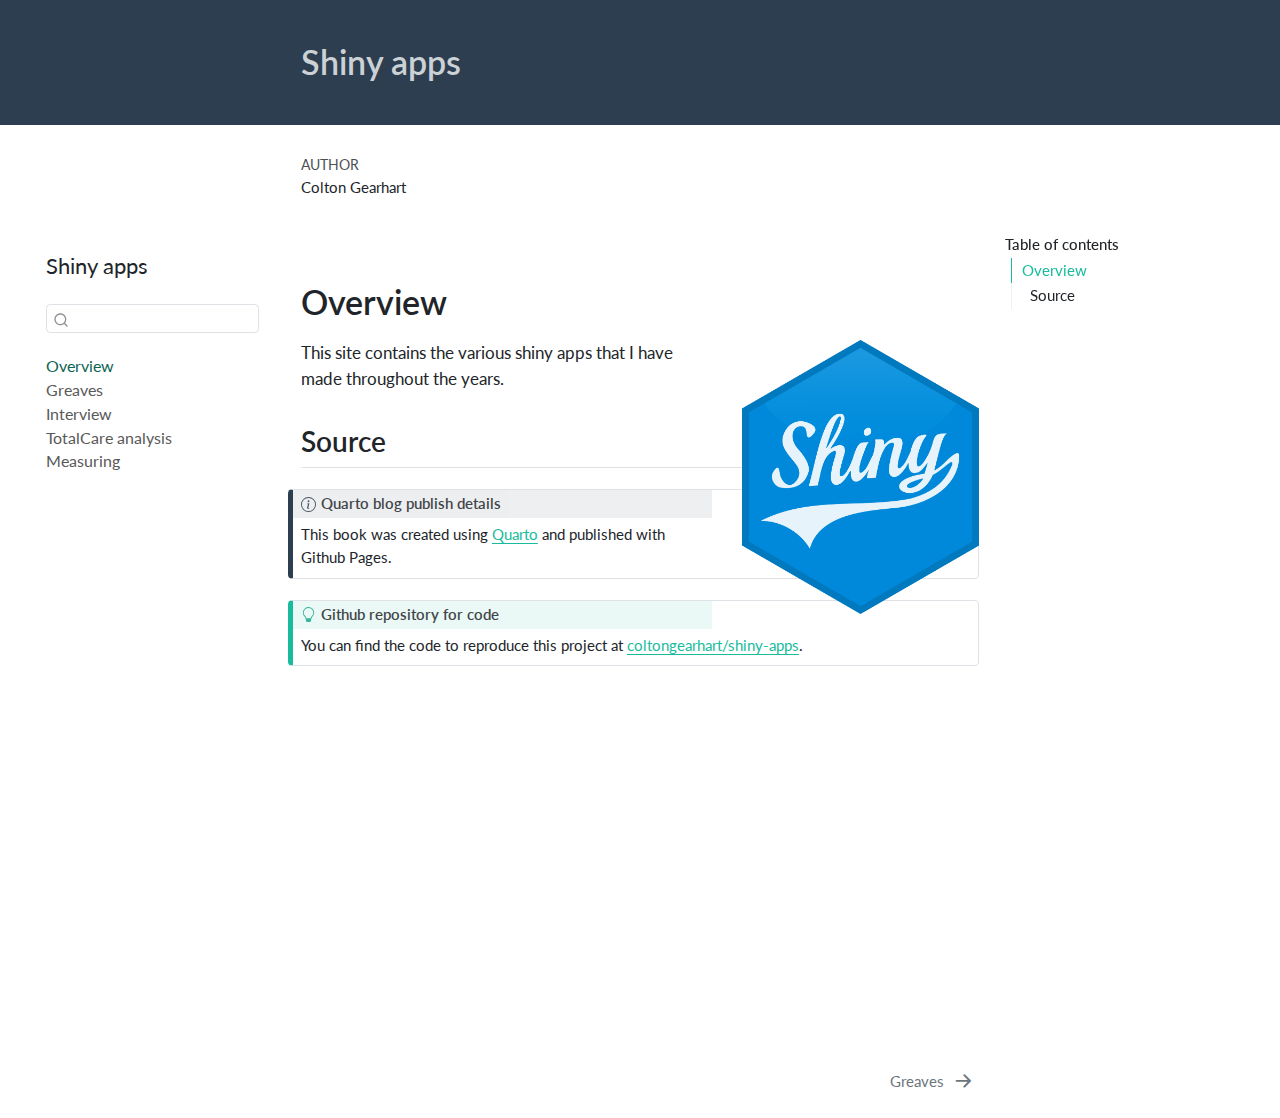
<file: docs/index.html>
<!DOCTYPE html>
<html xmlns="http://www.w3.org/1999/xhtml" lang="en" xml:lang="en"><head>

<meta charset="utf-8">
<meta name="generator" content="quarto-1.5.56">

<meta name="viewport" content="width=device-width, initial-scale=1.0, user-scalable=yes">

<meta name="author" content="Colton Gearhart">

<title>Shiny apps</title>
<style>
code{white-space: pre-wrap;}
span.smallcaps{font-variant: small-caps;}
div.columns{display: flex; gap: min(4vw, 1.5em);}
div.column{flex: auto; overflow-x: auto;}
div.hanging-indent{margin-left: 1.5em; text-indent: -1.5em;}
ul.task-list{list-style: none;}
ul.task-list li input[type="checkbox"] {
  width: 0.8em;
  margin: 0 0.8em 0.2em -1em; /* quarto-specific, see https://github.com/quarto-dev/quarto-cli/issues/4556 */ 
  vertical-align: middle;
}
</style>


<script src="site_libs/quarto-nav/quarto-nav.js"></script>
<script src="site_libs/quarto-nav/headroom.min.js"></script>
<script src="site_libs/clipboard/clipboard.min.js"></script>
<script src="site_libs/quarto-search/autocomplete.umd.js"></script>
<script src="site_libs/quarto-search/fuse.min.js"></script>
<script src="site_libs/quarto-search/quarto-search.js"></script>
<meta name="quarto:offset" content="./">
<link href="./greaves.html" rel="next">
<script src="site_libs/quarto-html/quarto.js"></script>
<script src="site_libs/quarto-html/popper.min.js"></script>
<script src="site_libs/quarto-html/tippy.umd.min.js"></script>
<script src="site_libs/quarto-html/anchor.min.js"></script>
<link href="site_libs/quarto-html/tippy.css" rel="stylesheet">
<link href="site_libs/quarto-html/quarto-syntax-highlighting.css" rel="stylesheet" id="quarto-text-highlighting-styles">
<script src="site_libs/bootstrap/bootstrap.min.js"></script>
<link href="site_libs/bootstrap/bootstrap-icons.css" rel="stylesheet">
<link href="site_libs/bootstrap/bootstrap.min.css" rel="stylesheet" id="quarto-bootstrap" data-mode="light">
<script id="quarto-search-options" type="application/json">{
  "location": "sidebar",
  "copy-button": false,
  "collapse-after": 3,
  "panel-placement": "start",
  "type": "textbox",
  "limit": 50,
  "keyboard-shortcut": [
    "f",
    "/",
    "s"
  ],
  "show-item-context": false,
  "language": {
    "search-no-results-text": "No results",
    "search-matching-documents-text": "matching documents",
    "search-copy-link-title": "Copy link to search",
    "search-hide-matches-text": "Hide additional matches",
    "search-more-match-text": "more match in this document",
    "search-more-matches-text": "more matches in this document",
    "search-clear-button-title": "Clear",
    "search-text-placeholder": "",
    "search-detached-cancel-button-title": "Cancel",
    "search-submit-button-title": "Submit",
    "search-label": "Search"
  }
}</script>


</head>

<body class="nav-sidebar floating">

<div id="quarto-search-results"></div>
  <header id="quarto-header" class="headroom fixed-top quarto-banner">
  <nav class="quarto-secondary-nav">
    <div class="container-fluid d-flex">
      <button type="button" class="quarto-btn-toggle btn" data-bs-toggle="collapse" role="button" data-bs-target=".quarto-sidebar-collapse-item" aria-controls="quarto-sidebar" aria-expanded="false" aria-label="Toggle sidebar navigation" onclick="if (window.quartoToggleHeadroom) { window.quartoToggleHeadroom(); }">
        <i class="bi bi-layout-text-sidebar-reverse"></i>
      </button>
        <nav class="quarto-page-breadcrumbs" aria-label="breadcrumb"><ol class="breadcrumb"><li class="breadcrumb-item"><a href="./index.html">Overview</a></li></ol></nav>
        <a class="flex-grow-1" role="navigation" data-bs-toggle="collapse" data-bs-target=".quarto-sidebar-collapse-item" aria-controls="quarto-sidebar" aria-expanded="false" aria-label="Toggle sidebar navigation" onclick="if (window.quartoToggleHeadroom) { window.quartoToggleHeadroom(); }">      
        </a>
      <button type="button" class="btn quarto-search-button" aria-label="Search" onclick="window.quartoOpenSearch();">
        <i class="bi bi-search"></i>
      </button>
    </div>
  </nav>
</header>
<!-- content -->
<header id="title-block-header" class="quarto-title-block default page-columns page-full">
  <div class="quarto-title-banner page-columns page-full">
    <div class="quarto-title column-body">
      <h1 class="title">Shiny apps</h1>
                      </div>
  </div>
    
  
  <div class="quarto-title-meta">

      <div>
      <div class="quarto-title-meta-heading">Author</div>
      <div class="quarto-title-meta-contents">
               <p>Colton Gearhart </p>
            </div>
    </div>
      
    
      
    </div>
    
  
  </header><div id="quarto-content" class="quarto-container page-columns page-rows-contents page-layout-article">
<!-- sidebar -->
  <nav id="quarto-sidebar" class="sidebar collapse collapse-horizontal quarto-sidebar-collapse-item sidebar-navigation floating overflow-auto">
    <div class="pt-lg-2 mt-2 text-left sidebar-header">
    <div class="sidebar-title mb-0 py-0">
      <a href="./">Shiny apps</a> 
    </div>
      </div>
        <div class="mt-2 flex-shrink-0 align-items-center">
        <div class="sidebar-search">
        <div id="quarto-search" class="" title="Search"></div>
        </div>
        </div>
    <div class="sidebar-menu-container"> 
    <ul class="list-unstyled mt-1">
        <li class="sidebar-item">
  <div class="sidebar-item-container"> 
  <a href="./index.html" class="sidebar-item-text sidebar-link active">
 <span class="menu-text">Overview</span></a>
  </div>
</li>
        <li class="sidebar-item">
  <div class="sidebar-item-container"> 
  <a href="./greaves.html" class="sidebar-item-text sidebar-link">
 <span class="menu-text">Greaves</span></a>
  </div>
</li>
        <li class="sidebar-item">
  <div class="sidebar-item-container"> 
  <a href="./interview.html" class="sidebar-item-text sidebar-link">
 <span class="menu-text">Interview</span></a>
  </div>
</li>
        <li class="sidebar-item">
  <div class="sidebar-item-container"> 
  <a href="./totalcare.html" class="sidebar-item-text sidebar-link">
 <span class="menu-text">TotalCare analysis</span></a>
  </div>
</li>
        <li class="sidebar-item">
  <div class="sidebar-item-container"> 
  <a href="./measuring.html" class="sidebar-item-text sidebar-link">
 <span class="menu-text">Measuring</span></a>
  </div>
</li>
    </ul>
    </div>
</nav>
<div id="quarto-sidebar-glass" class="quarto-sidebar-collapse-item" data-bs-toggle="collapse" data-bs-target=".quarto-sidebar-collapse-item"></div>
<!-- margin-sidebar -->
    <div id="quarto-margin-sidebar" class="sidebar margin-sidebar">
        <nav id="TOC" role="doc-toc" class="toc-active">
    <h2 id="toc-title">Table of contents</h2>
   
  <ul>
  <li><a href="#overview" id="toc-overview" class="nav-link active" data-scroll-target="#overview">Overview</a>
  <ul class="collapse">
  <li><a href="#source" id="toc-source" class="nav-link" data-scroll-target="#source">Source</a></li>
  </ul></li>
  </ul>
</nav>
    </div>
<!-- main -->
<main class="content quarto-banner-title-block" id="quarto-document-content">






<section id="overview" class="level1 unnumbered">
<h1 class="unnumbered">Overview</h1><p><img src="shiny.png" title="Shiny apps" class="quarto-cover-image img-fluid"></p>
<p>This site contains the various shiny apps that I have made throughout the years.</p>
<section id="source" class="level2 unnumbered">
<h2 class="unnumbered anchored" data-anchor-id="source">Source</h2>
<div class="callout callout-style-default callout-note callout-titled">
<div class="callout-header d-flex align-content-center">
<div class="callout-icon-container">
<i class="callout-icon"></i>
</div>
<div class="callout-title-container flex-fill">
Quarto blog publish details
</div>
</div>
<div class="callout-body-container callout-body">
<p>This book was created using <a href="https://quarto.org/">Quarto</a> and published with Github Pages.</p>
</div>
</div>
<div class="callout callout-style-default callout-tip callout-titled">
<div class="callout-header d-flex align-content-center">
<div class="callout-icon-container">
<i class="callout-icon"></i>
</div>
<div class="callout-title-container flex-fill">
Github repository for code
</div>
</div>
<div class="callout-body-container callout-body">
<p>You can find the code to reproduce this project at <a href="https://github.com/coltongearhart/shiny-apps">coltongearhart/shiny-apps</a>.</p>
</div>
</div>


</section>
</section>

</main> <!-- /main -->
<script id="quarto-html-after-body" type="application/javascript">
window.document.addEventListener("DOMContentLoaded", function (event) {
  const toggleBodyColorMode = (bsSheetEl) => {
    const mode = bsSheetEl.getAttribute("data-mode");
    const bodyEl = window.document.querySelector("body");
    if (mode === "dark") {
      bodyEl.classList.add("quarto-dark");
      bodyEl.classList.remove("quarto-light");
    } else {
      bodyEl.classList.add("quarto-light");
      bodyEl.classList.remove("quarto-dark");
    }
  }
  const toggleBodyColorPrimary = () => {
    const bsSheetEl = window.document.querySelector("link#quarto-bootstrap");
    if (bsSheetEl) {
      toggleBodyColorMode(bsSheetEl);
    }
  }
  toggleBodyColorPrimary();  
  const icon = "";
  const anchorJS = new window.AnchorJS();
  anchorJS.options = {
    placement: 'right',
    icon: icon
  };
  anchorJS.add('.anchored');
  const isCodeAnnotation = (el) => {
    for (const clz of el.classList) {
      if (clz.startsWith('code-annotation-')) {                     
        return true;
      }
    }
    return false;
  }
  const onCopySuccess = function(e) {
    // button target
    const button = e.trigger;
    // don't keep focus
    button.blur();
    // flash "checked"
    button.classList.add('code-copy-button-checked');
    var currentTitle = button.getAttribute("title");
    button.setAttribute("title", "Copied!");
    let tooltip;
    if (window.bootstrap) {
      button.setAttribute("data-bs-toggle", "tooltip");
      button.setAttribute("data-bs-placement", "left");
      button.setAttribute("data-bs-title", "Copied!");
      tooltip = new bootstrap.Tooltip(button, 
        { trigger: "manual", 
          customClass: "code-copy-button-tooltip",
          offset: [0, -8]});
      tooltip.show();    
    }
    setTimeout(function() {
      if (tooltip) {
        tooltip.hide();
        button.removeAttribute("data-bs-title");
        button.removeAttribute("data-bs-toggle");
        button.removeAttribute("data-bs-placement");
      }
      button.setAttribute("title", currentTitle);
      button.classList.remove('code-copy-button-checked');
    }, 1000);
    // clear code selection
    e.clearSelection();
  }
  const getTextToCopy = function(trigger) {
      const codeEl = trigger.previousElementSibling.cloneNode(true);
      for (const childEl of codeEl.children) {
        if (isCodeAnnotation(childEl)) {
          childEl.remove();
        }
      }
      return codeEl.innerText;
  }
  const clipboard = new window.ClipboardJS('.code-copy-button:not([data-in-quarto-modal])', {
    text: getTextToCopy
  });
  clipboard.on('success', onCopySuccess);
  if (window.document.getElementById('quarto-embedded-source-code-modal')) {
    // For code content inside modals, clipBoardJS needs to be initialized with a container option
    // TODO: Check when it could be a function (https://github.com/zenorocha/clipboard.js/issues/860)
    const clipboardModal = new window.ClipboardJS('.code-copy-button[data-in-quarto-modal]', {
      text: getTextToCopy,
      container: window.document.getElementById('quarto-embedded-source-code-modal')
    });
    clipboardModal.on('success', onCopySuccess);
  }
    var localhostRegex = new RegExp(/^(?:http|https):\/\/localhost\:?[0-9]*\//);
    var mailtoRegex = new RegExp(/^mailto:/);
      var filterRegex = new RegExp('/' + window.location.host + '/');
    var isInternal = (href) => {
        return filterRegex.test(href) || localhostRegex.test(href) || mailtoRegex.test(href);
    }
    // Inspect non-navigation links and adorn them if external
 	var links = window.document.querySelectorAll('a[href]:not(.nav-link):not(.navbar-brand):not(.toc-action):not(.sidebar-link):not(.sidebar-item-toggle):not(.pagination-link):not(.no-external):not([aria-hidden]):not(.dropdown-item):not(.quarto-navigation-tool):not(.about-link)');
    for (var i=0; i<links.length; i++) {
      const link = links[i];
      if (!isInternal(link.href)) {
        // undo the damage that might have been done by quarto-nav.js in the case of
        // links that we want to consider external
        if (link.dataset.originalHref !== undefined) {
          link.href = link.dataset.originalHref;
        }
      }
    }
  function tippyHover(el, contentFn, onTriggerFn, onUntriggerFn) {
    const config = {
      allowHTML: true,
      maxWidth: 500,
      delay: 100,
      arrow: false,
      appendTo: function(el) {
          return el.parentElement;
      },
      interactive: true,
      interactiveBorder: 10,
      theme: 'quarto',
      placement: 'bottom-start',
    };
    if (contentFn) {
      config.content = contentFn;
    }
    if (onTriggerFn) {
      config.onTrigger = onTriggerFn;
    }
    if (onUntriggerFn) {
      config.onUntrigger = onUntriggerFn;
    }
    window.tippy(el, config); 
  }
  const noterefs = window.document.querySelectorAll('a[role="doc-noteref"]');
  for (var i=0; i<noterefs.length; i++) {
    const ref = noterefs[i];
    tippyHover(ref, function() {
      // use id or data attribute instead here
      let href = ref.getAttribute('data-footnote-href') || ref.getAttribute('href');
      try { href = new URL(href).hash; } catch {}
      const id = href.replace(/^#\/?/, "");
      const note = window.document.getElementById(id);
      if (note) {
        return note.innerHTML;
      } else {
        return "";
      }
    });
  }
  const xrefs = window.document.querySelectorAll('a.quarto-xref');
  const processXRef = (id, note) => {
    // Strip column container classes
    const stripColumnClz = (el) => {
      el.classList.remove("page-full", "page-columns");
      if (el.children) {
        for (const child of el.children) {
          stripColumnClz(child);
        }
      }
    }
    stripColumnClz(note)
    if (id === null || id.startsWith('sec-')) {
      // Special case sections, only their first couple elements
      const container = document.createElement("div");
      if (note.children && note.children.length > 2) {
        container.appendChild(note.children[0].cloneNode(true));
        for (let i = 1; i < note.children.length; i++) {
          const child = note.children[i];
          if (child.tagName === "P" && child.innerText === "") {
            continue;
          } else {
            container.appendChild(child.cloneNode(true));
            break;
          }
        }
        if (window.Quarto?.typesetMath) {
          window.Quarto.typesetMath(container);
        }
        return container.innerHTML
      } else {
        if (window.Quarto?.typesetMath) {
          window.Quarto.typesetMath(note);
        }
        return note.innerHTML;
      }
    } else {
      // Remove any anchor links if they are present
      const anchorLink = note.querySelector('a.anchorjs-link');
      if (anchorLink) {
        anchorLink.remove();
      }
      if (window.Quarto?.typesetMath) {
        window.Quarto.typesetMath(note);
      }
      // TODO in 1.5, we should make sure this works without a callout special case
      if (note.classList.contains("callout")) {
        return note.outerHTML;
      } else {
        return note.innerHTML;
      }
    }
  }
  for (var i=0; i<xrefs.length; i++) {
    const xref = xrefs[i];
    tippyHover(xref, undefined, function(instance) {
      instance.disable();
      let url = xref.getAttribute('href');
      let hash = undefined; 
      if (url.startsWith('#')) {
        hash = url;
      } else {
        try { hash = new URL(url).hash; } catch {}
      }
      if (hash) {
        const id = hash.replace(/^#\/?/, "");
        const note = window.document.getElementById(id);
        if (note !== null) {
          try {
            const html = processXRef(id, note.cloneNode(true));
            instance.setContent(html);
          } finally {
            instance.enable();
            instance.show();
          }
        } else {
          // See if we can fetch this
          fetch(url.split('#')[0])
          .then(res => res.text())
          .then(html => {
            const parser = new DOMParser();
            const htmlDoc = parser.parseFromString(html, "text/html");
            const note = htmlDoc.getElementById(id);
            if (note !== null) {
              const html = processXRef(id, note);
              instance.setContent(html);
            } 
          }).finally(() => {
            instance.enable();
            instance.show();
          });
        }
      } else {
        // See if we can fetch a full url (with no hash to target)
        // This is a special case and we should probably do some content thinning / targeting
        fetch(url)
        .then(res => res.text())
        .then(html => {
          const parser = new DOMParser();
          const htmlDoc = parser.parseFromString(html, "text/html");
          const note = htmlDoc.querySelector('main.content');
          if (note !== null) {
            // This should only happen for chapter cross references
            // (since there is no id in the URL)
            // remove the first header
            if (note.children.length > 0 && note.children[0].tagName === "HEADER") {
              note.children[0].remove();
            }
            const html = processXRef(null, note);
            instance.setContent(html);
          } 
        }).finally(() => {
          instance.enable();
          instance.show();
        });
      }
    }, function(instance) {
    });
  }
      let selectedAnnoteEl;
      const selectorForAnnotation = ( cell, annotation) => {
        let cellAttr = 'data-code-cell="' + cell + '"';
        let lineAttr = 'data-code-annotation="' +  annotation + '"';
        const selector = 'span[' + cellAttr + '][' + lineAttr + ']';
        return selector;
      }
      const selectCodeLines = (annoteEl) => {
        const doc = window.document;
        const targetCell = annoteEl.getAttribute("data-target-cell");
        const targetAnnotation = annoteEl.getAttribute("data-target-annotation");
        const annoteSpan = window.document.querySelector(selectorForAnnotation(targetCell, targetAnnotation));
        const lines = annoteSpan.getAttribute("data-code-lines").split(",");
        const lineIds = lines.map((line) => {
          return targetCell + "-" + line;
        })
        let top = null;
        let height = null;
        let parent = null;
        if (lineIds.length > 0) {
            //compute the position of the single el (top and bottom and make a div)
            const el = window.document.getElementById(lineIds[0]);
            top = el.offsetTop;
            height = el.offsetHeight;
            parent = el.parentElement.parentElement;
          if (lineIds.length > 1) {
            const lastEl = window.document.getElementById(lineIds[lineIds.length - 1]);
            const bottom = lastEl.offsetTop + lastEl.offsetHeight;
            height = bottom - top;
          }
          if (top !== null && height !== null && parent !== null) {
            // cook up a div (if necessary) and position it 
            let div = window.document.getElementById("code-annotation-line-highlight");
            if (div === null) {
              div = window.document.createElement("div");
              div.setAttribute("id", "code-annotation-line-highlight");
              div.style.position = 'absolute';
              parent.appendChild(div);
            }
            div.style.top = top - 2 + "px";
            div.style.height = height + 4 + "px";
            div.style.left = 0;
            let gutterDiv = window.document.getElementById("code-annotation-line-highlight-gutter");
            if (gutterDiv === null) {
              gutterDiv = window.document.createElement("div");
              gutterDiv.setAttribute("id", "code-annotation-line-highlight-gutter");
              gutterDiv.style.position = 'absolute';
              const codeCell = window.document.getElementById(targetCell);
              const gutter = codeCell.querySelector('.code-annotation-gutter');
              gutter.appendChild(gutterDiv);
            }
            gutterDiv.style.top = top - 2 + "px";
            gutterDiv.style.height = height + 4 + "px";
          }
          selectedAnnoteEl = annoteEl;
        }
      };
      const unselectCodeLines = () => {
        const elementsIds = ["code-annotation-line-highlight", "code-annotation-line-highlight-gutter"];
        elementsIds.forEach((elId) => {
          const div = window.document.getElementById(elId);
          if (div) {
            div.remove();
          }
        });
        selectedAnnoteEl = undefined;
      };
        // Handle positioning of the toggle
    window.addEventListener(
      "resize",
      throttle(() => {
        elRect = undefined;
        if (selectedAnnoteEl) {
          selectCodeLines(selectedAnnoteEl);
        }
      }, 10)
    );
    function throttle(fn, ms) {
    let throttle = false;
    let timer;
      return (...args) => {
        if(!throttle) { // first call gets through
            fn.apply(this, args);
            throttle = true;
        } else { // all the others get throttled
            if(timer) clearTimeout(timer); // cancel #2
            timer = setTimeout(() => {
              fn.apply(this, args);
              timer = throttle = false;
            }, ms);
        }
      };
    }
      // Attach click handler to the DT
      const annoteDls = window.document.querySelectorAll('dt[data-target-cell]');
      for (const annoteDlNode of annoteDls) {
        annoteDlNode.addEventListener('click', (event) => {
          const clickedEl = event.target;
          if (clickedEl !== selectedAnnoteEl) {
            unselectCodeLines();
            const activeEl = window.document.querySelector('dt[data-target-cell].code-annotation-active');
            if (activeEl) {
              activeEl.classList.remove('code-annotation-active');
            }
            selectCodeLines(clickedEl);
            clickedEl.classList.add('code-annotation-active');
          } else {
            // Unselect the line
            unselectCodeLines();
            clickedEl.classList.remove('code-annotation-active');
          }
        });
      }
  const findCites = (el) => {
    const parentEl = el.parentElement;
    if (parentEl) {
      const cites = parentEl.dataset.cites;
      if (cites) {
        return {
          el,
          cites: cites.split(' ')
        };
      } else {
        return findCites(el.parentElement)
      }
    } else {
      return undefined;
    }
  };
  var bibliorefs = window.document.querySelectorAll('a[role="doc-biblioref"]');
  for (var i=0; i<bibliorefs.length; i++) {
    const ref = bibliorefs[i];
    const citeInfo = findCites(ref);
    if (citeInfo) {
      tippyHover(citeInfo.el, function() {
        var popup = window.document.createElement('div');
        citeInfo.cites.forEach(function(cite) {
          var citeDiv = window.document.createElement('div');
          citeDiv.classList.add('hanging-indent');
          citeDiv.classList.add('csl-entry');
          var biblioDiv = window.document.getElementById('ref-' + cite);
          if (biblioDiv) {
            citeDiv.innerHTML = biblioDiv.innerHTML;
          }
          popup.appendChild(citeDiv);
        });
        return popup.innerHTML;
      });
    }
  }
});
</script>
<nav class="page-navigation">
  <div class="nav-page nav-page-previous">
  </div>
  <div class="nav-page nav-page-next">
      <a href="./greaves.html" class="pagination-link" aria-label="Greaves">
        <span class="nav-page-text">Greaves</span> <i class="bi bi-arrow-right-short"></i>
      </a>
  </div>
</nav>
</div> <!-- /content -->




</body></html>
</file>
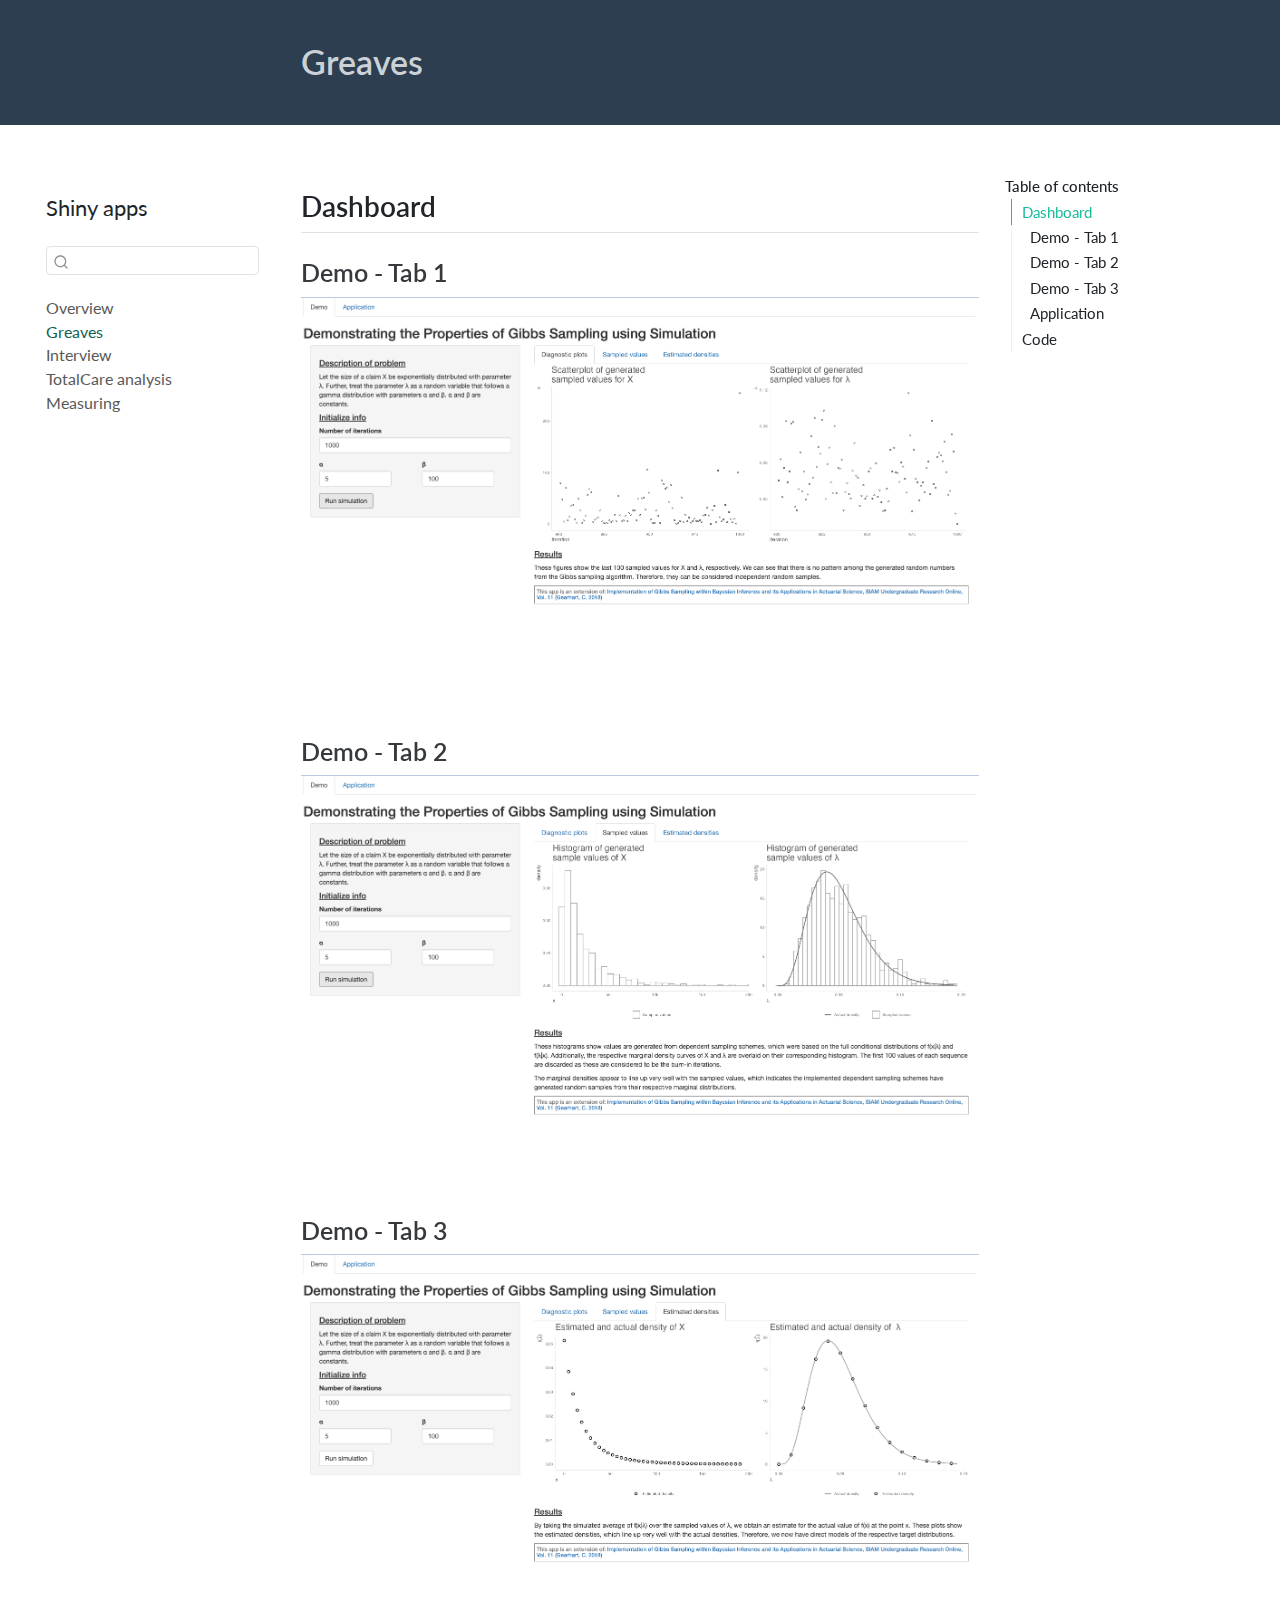
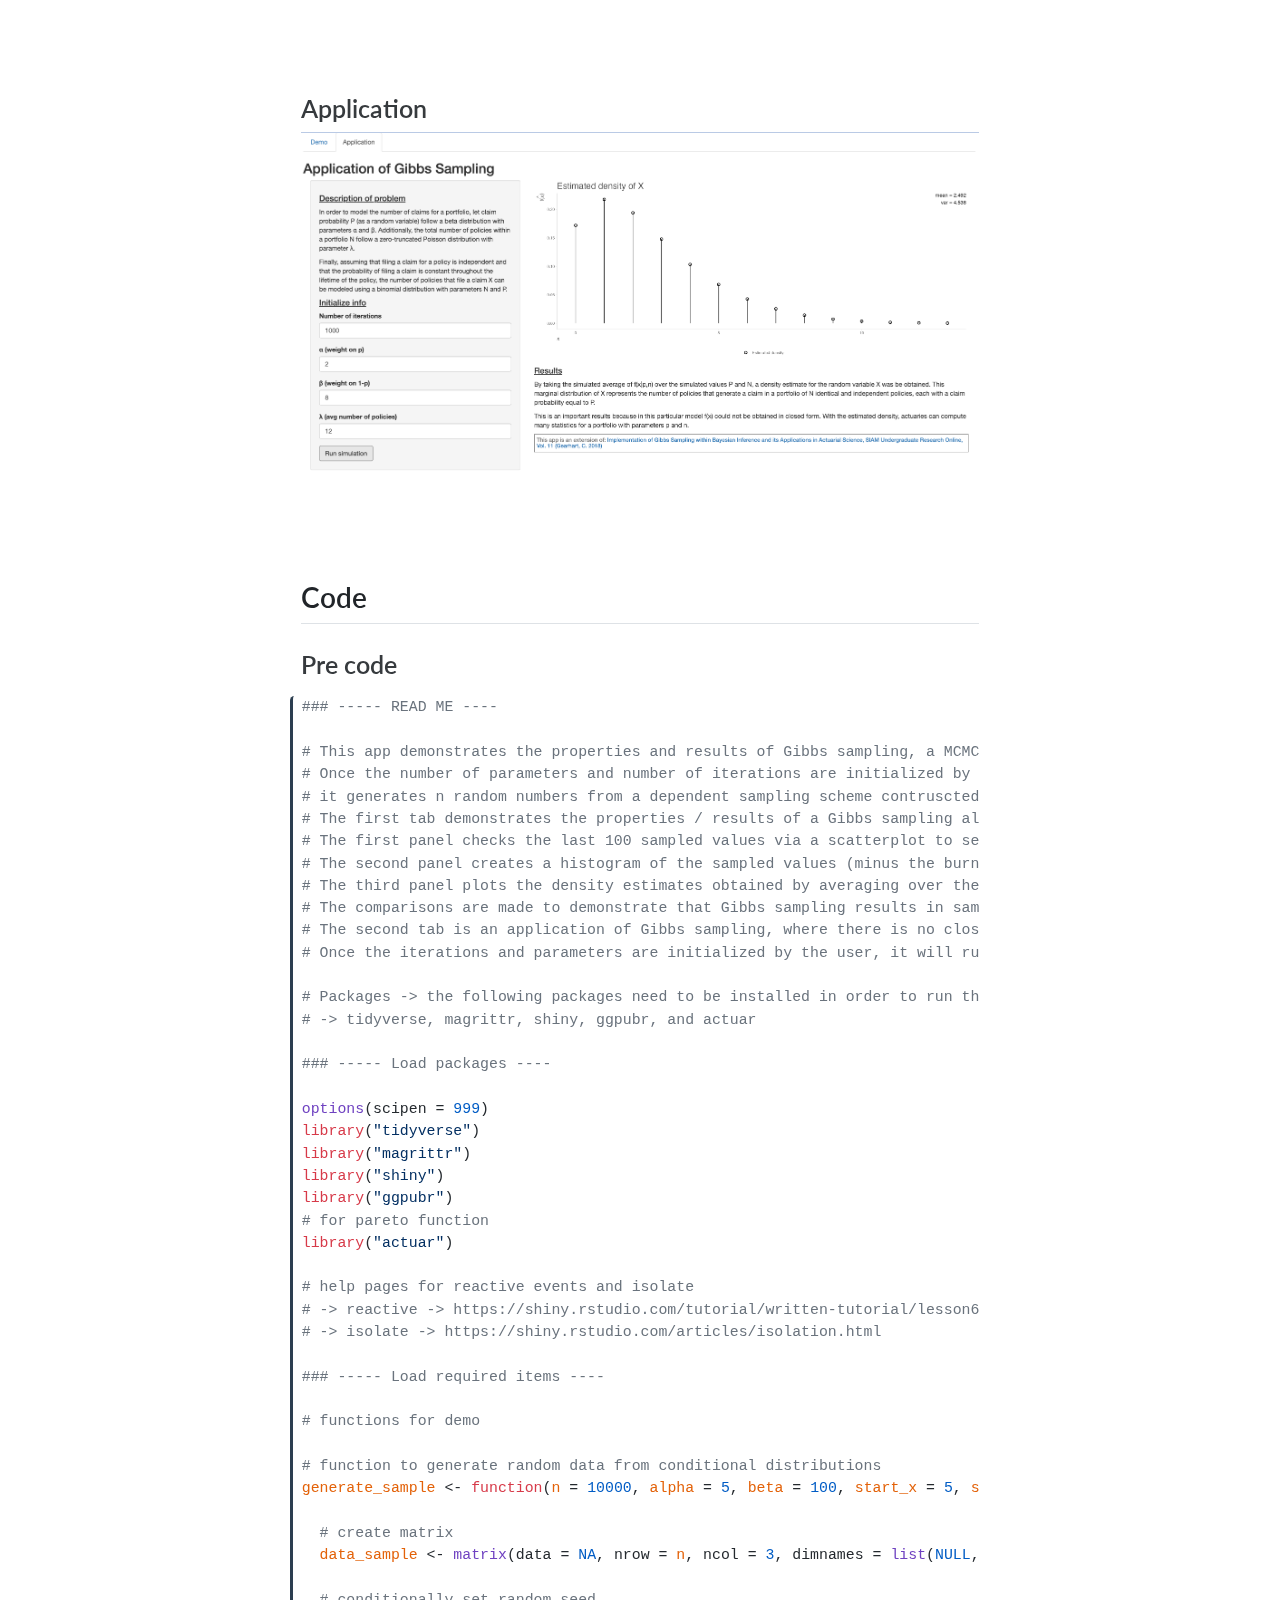
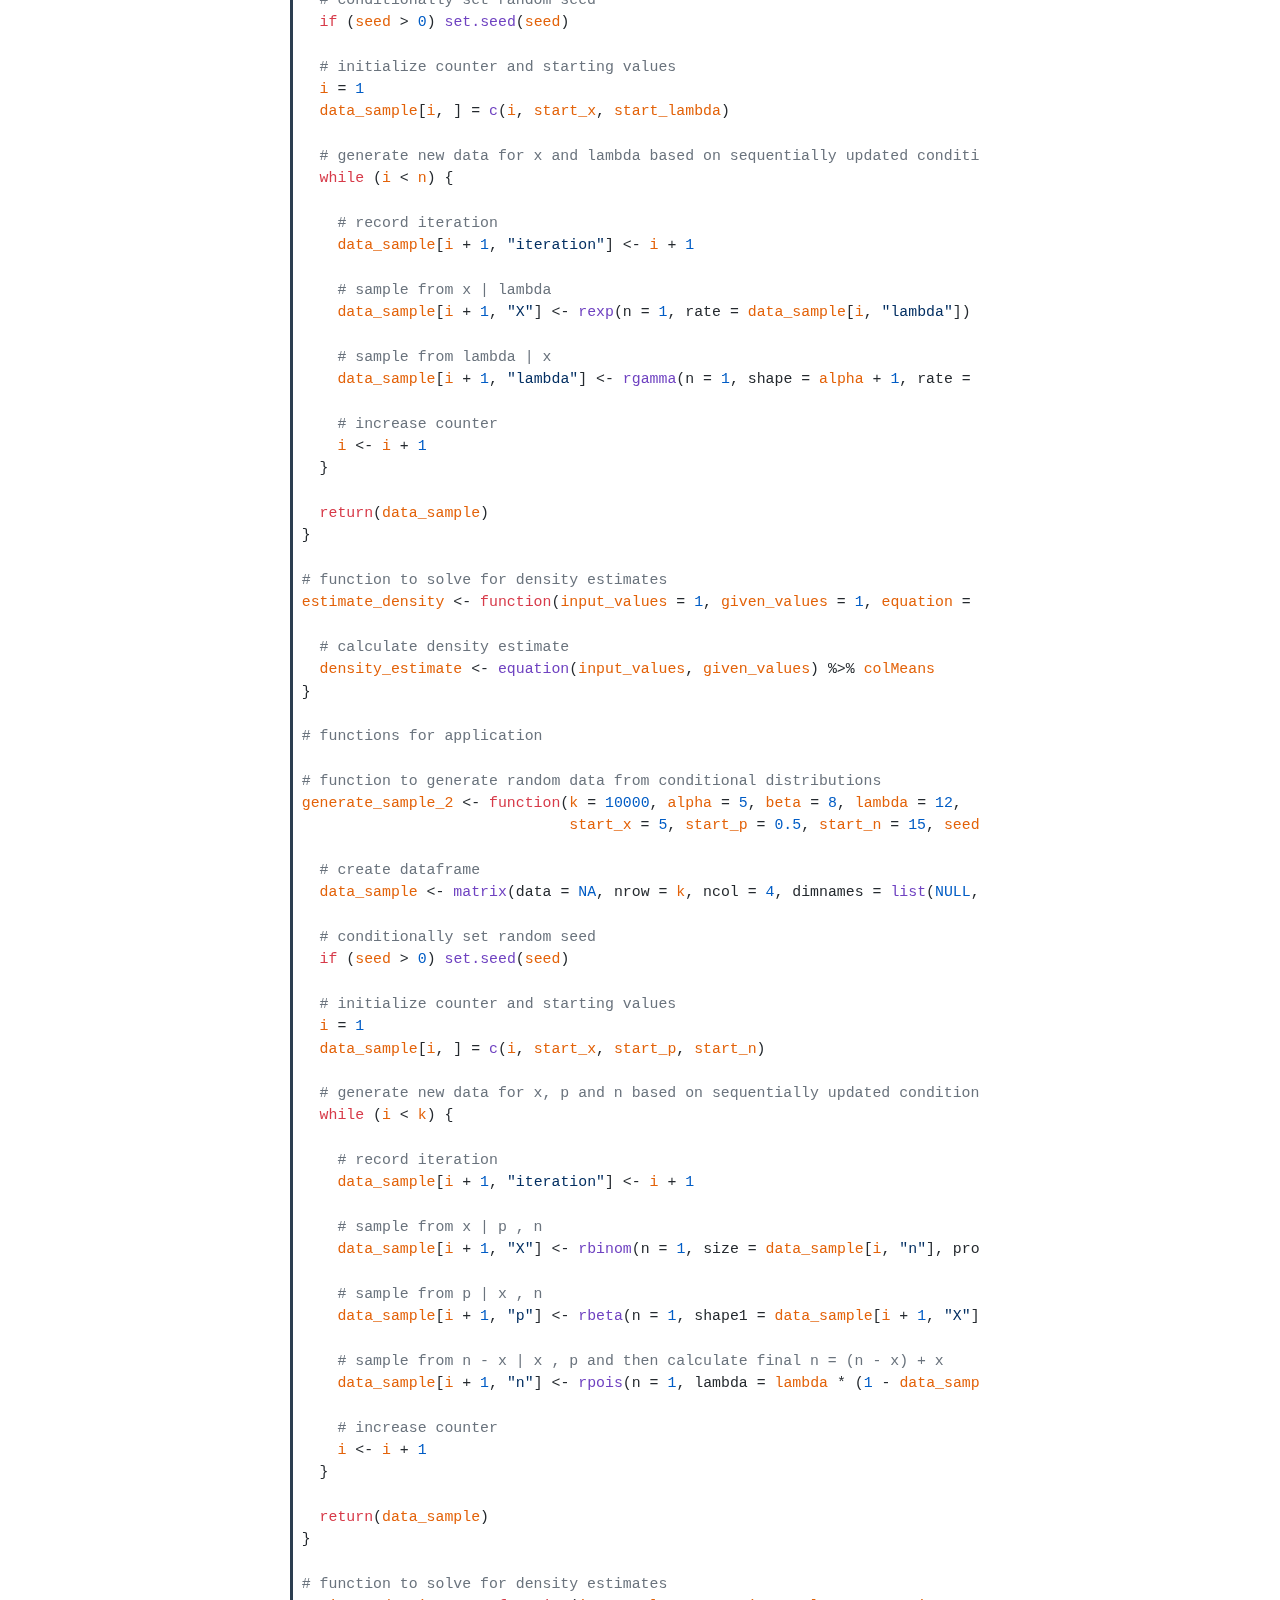
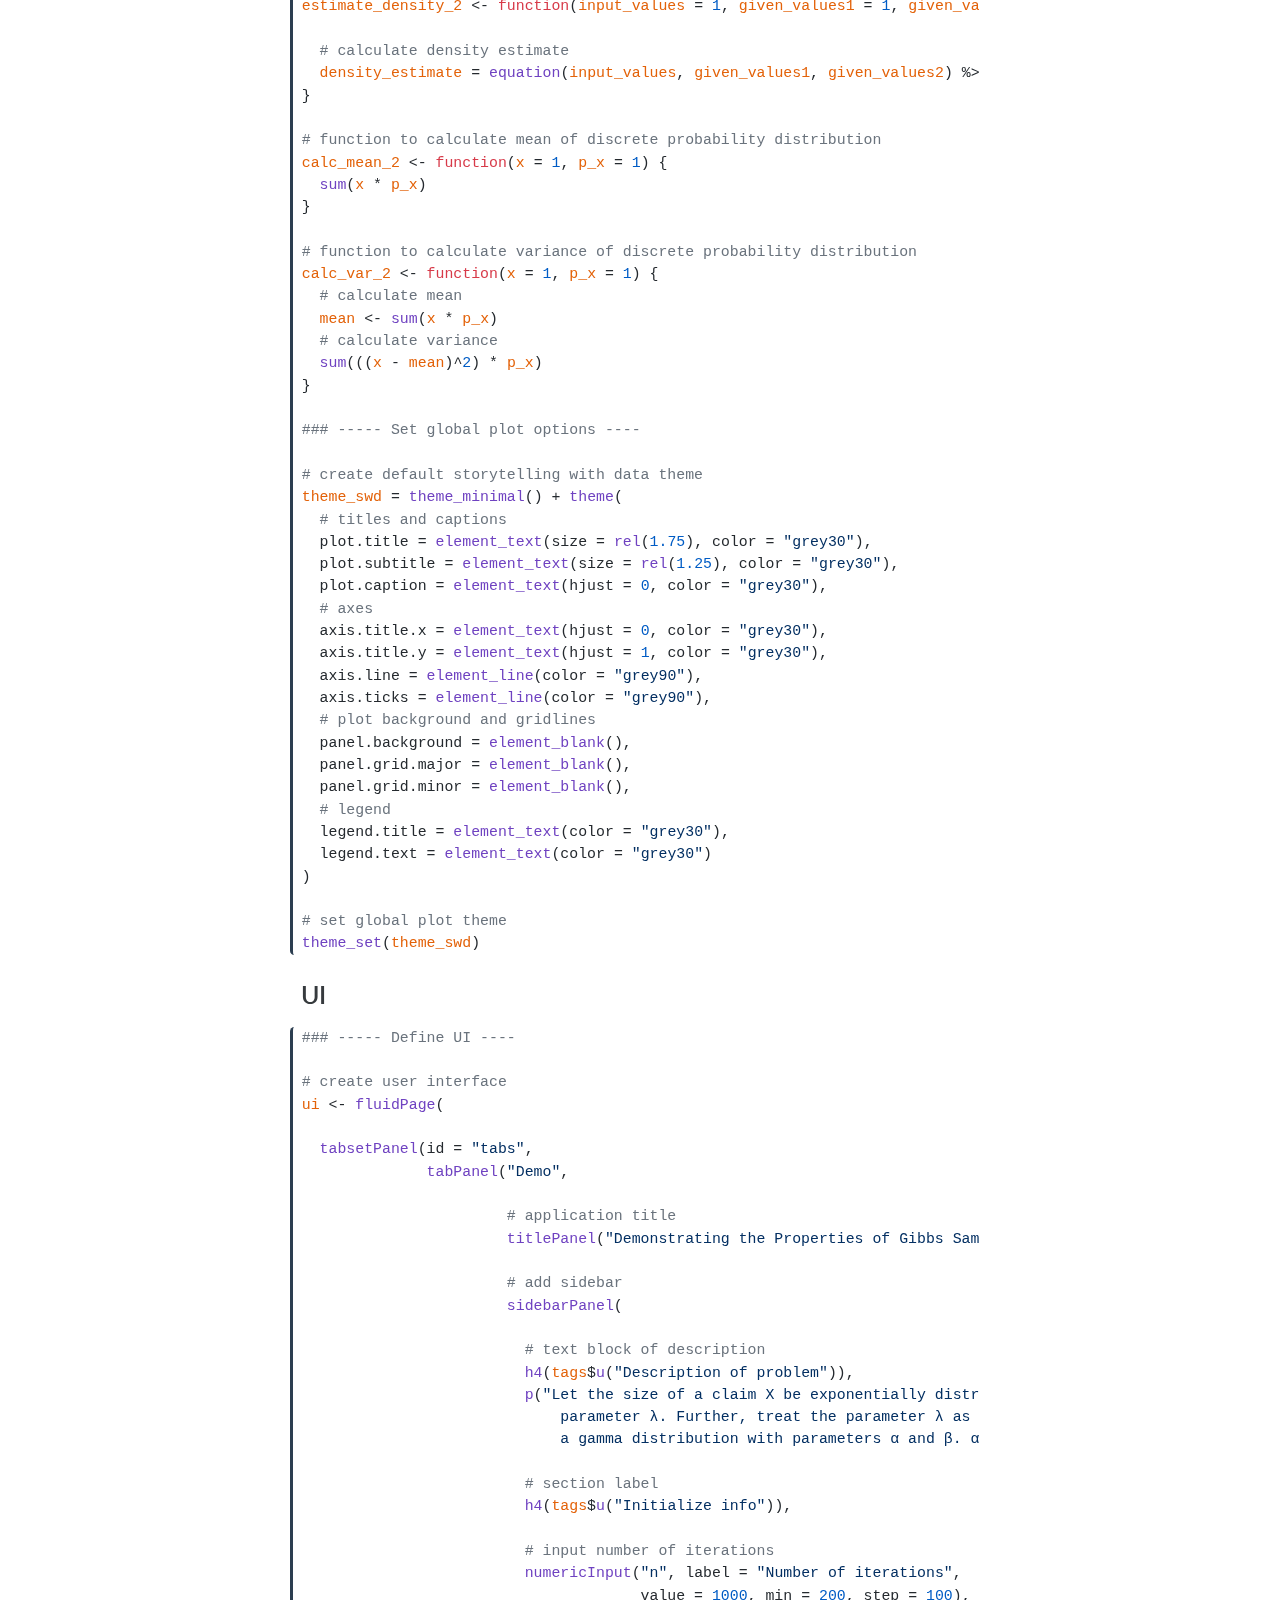
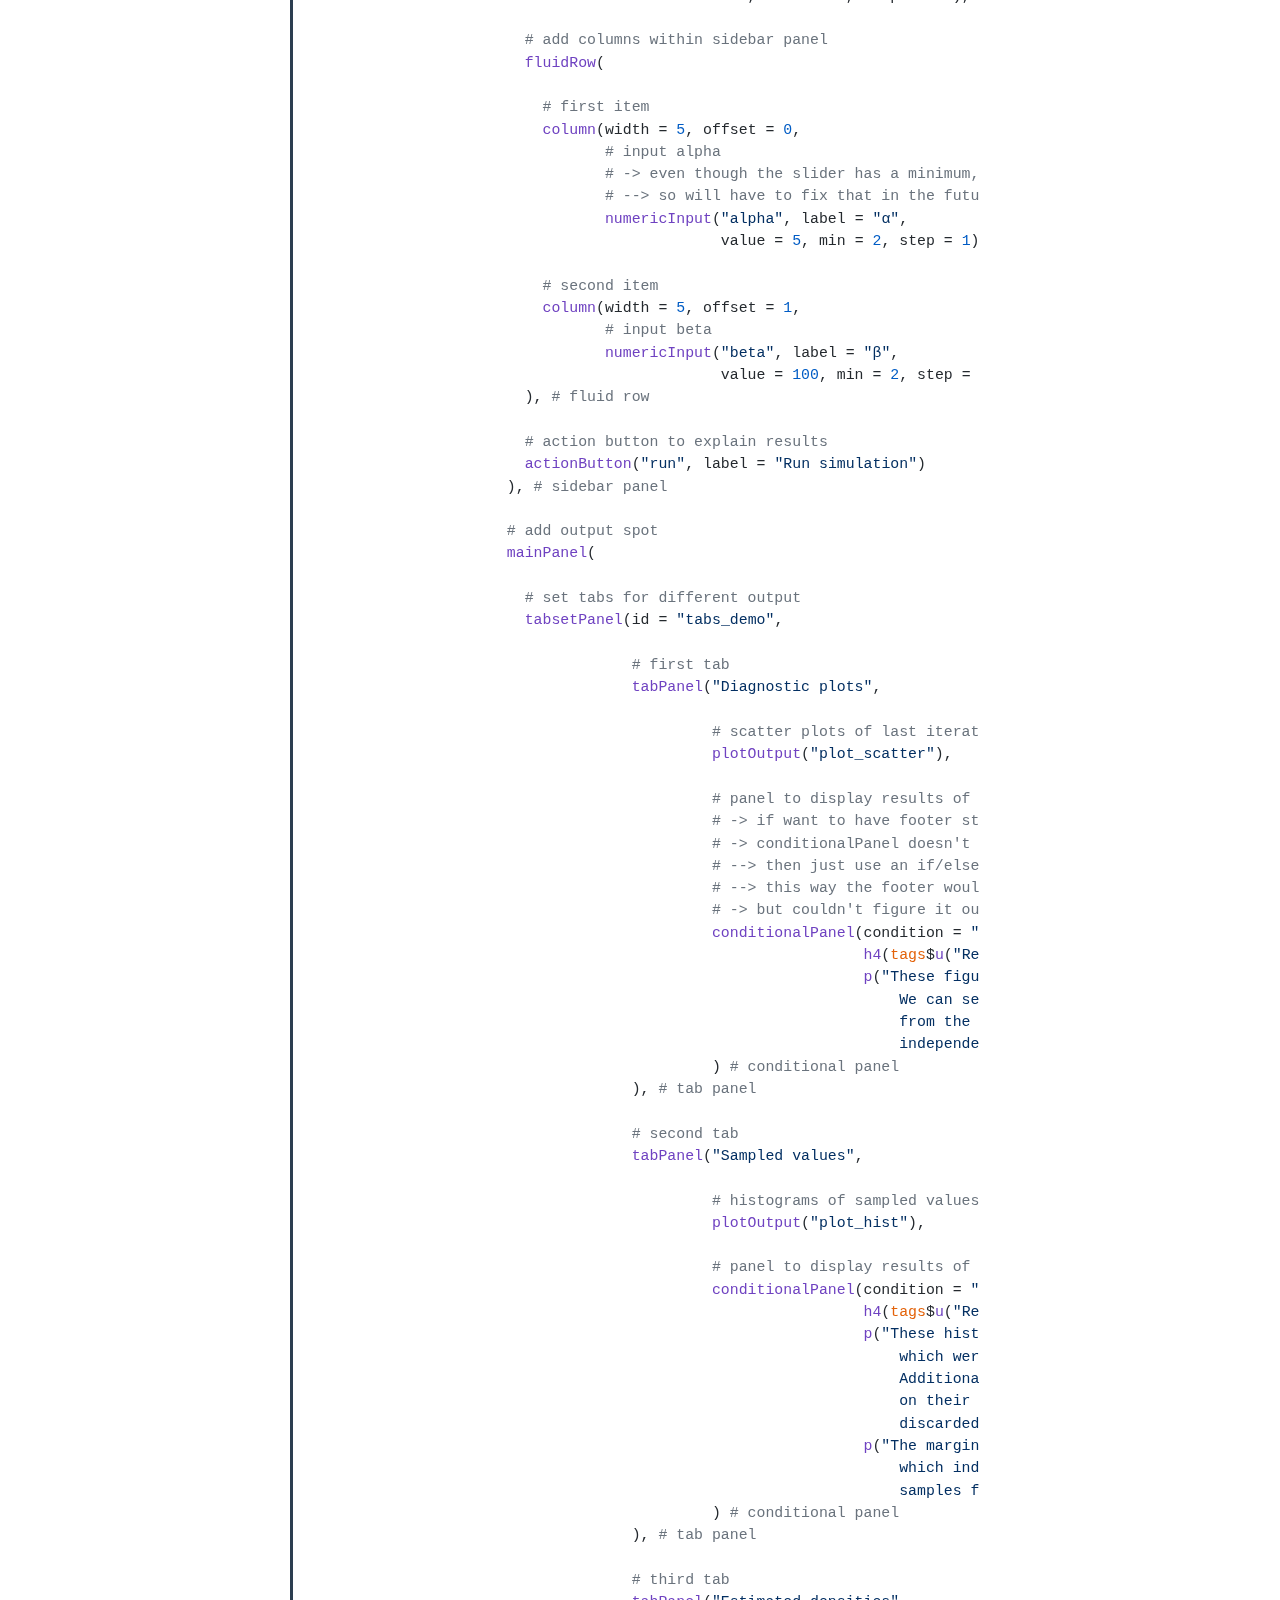
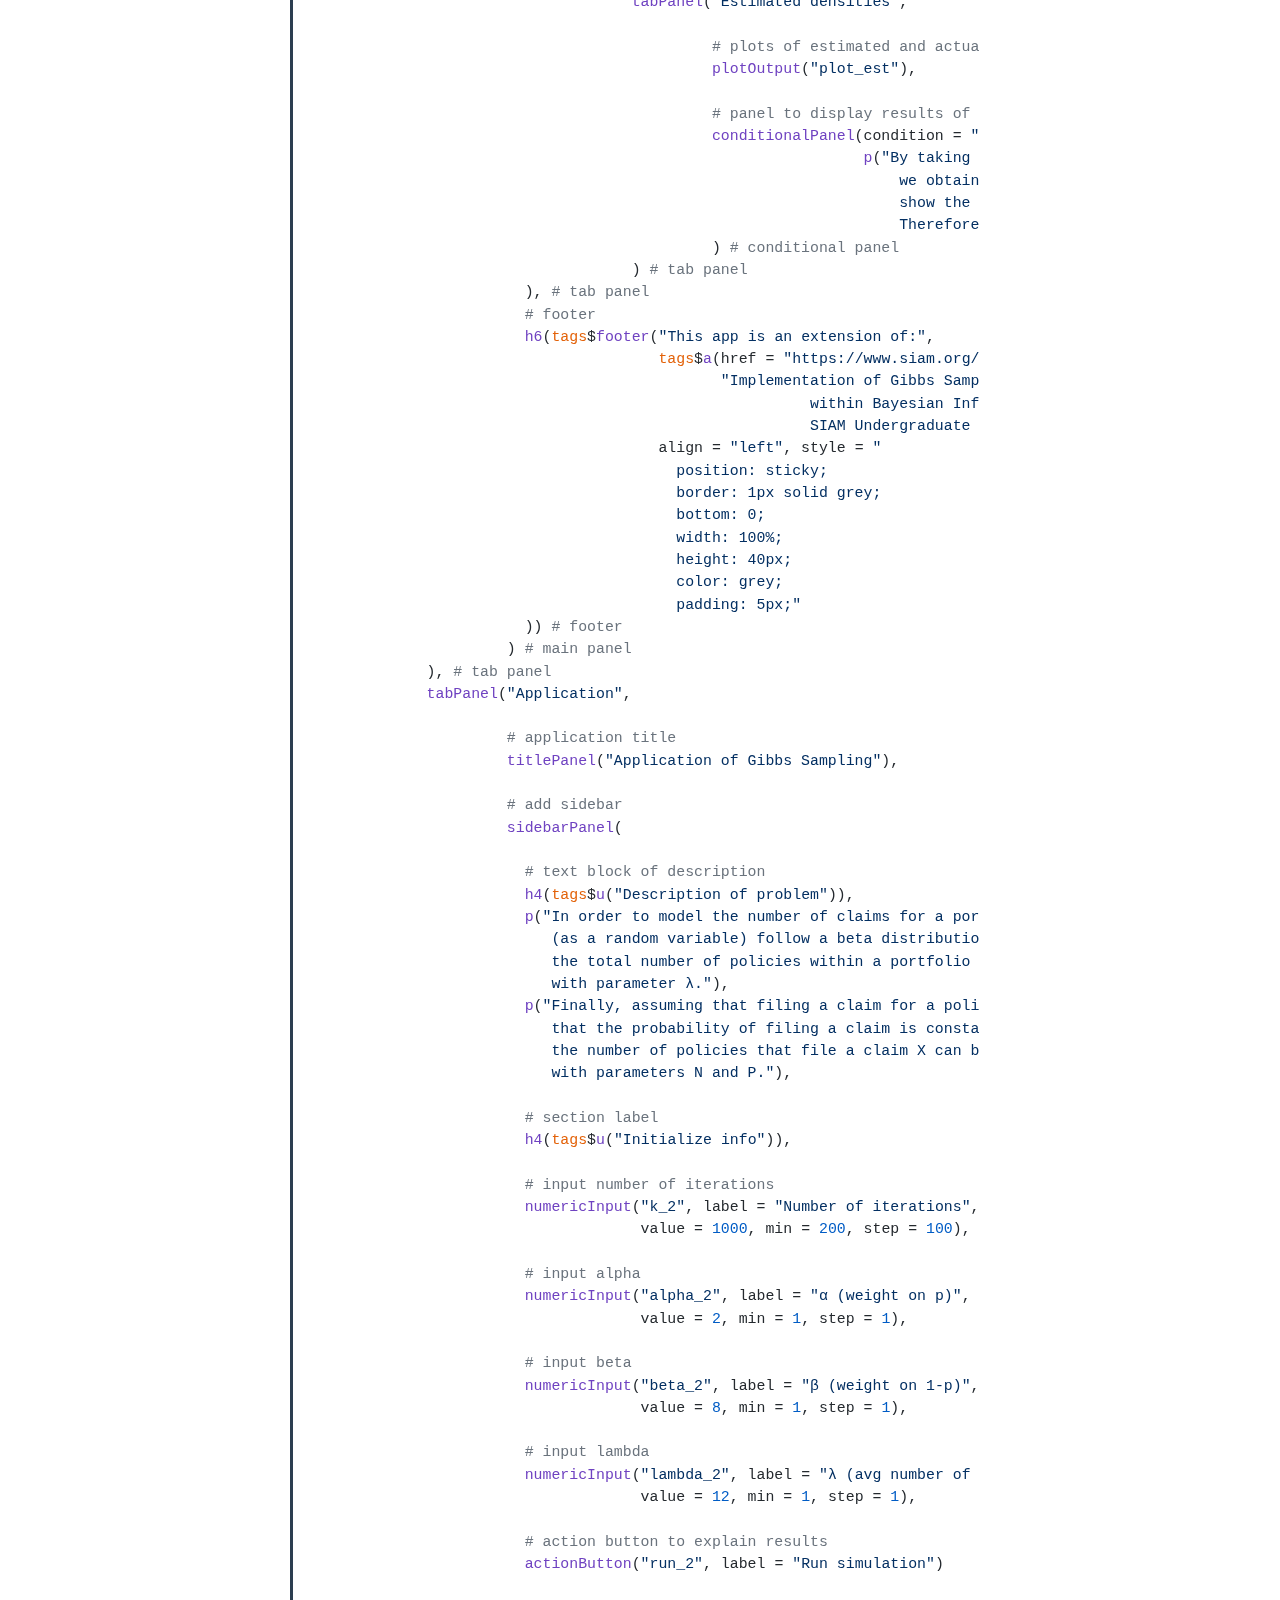
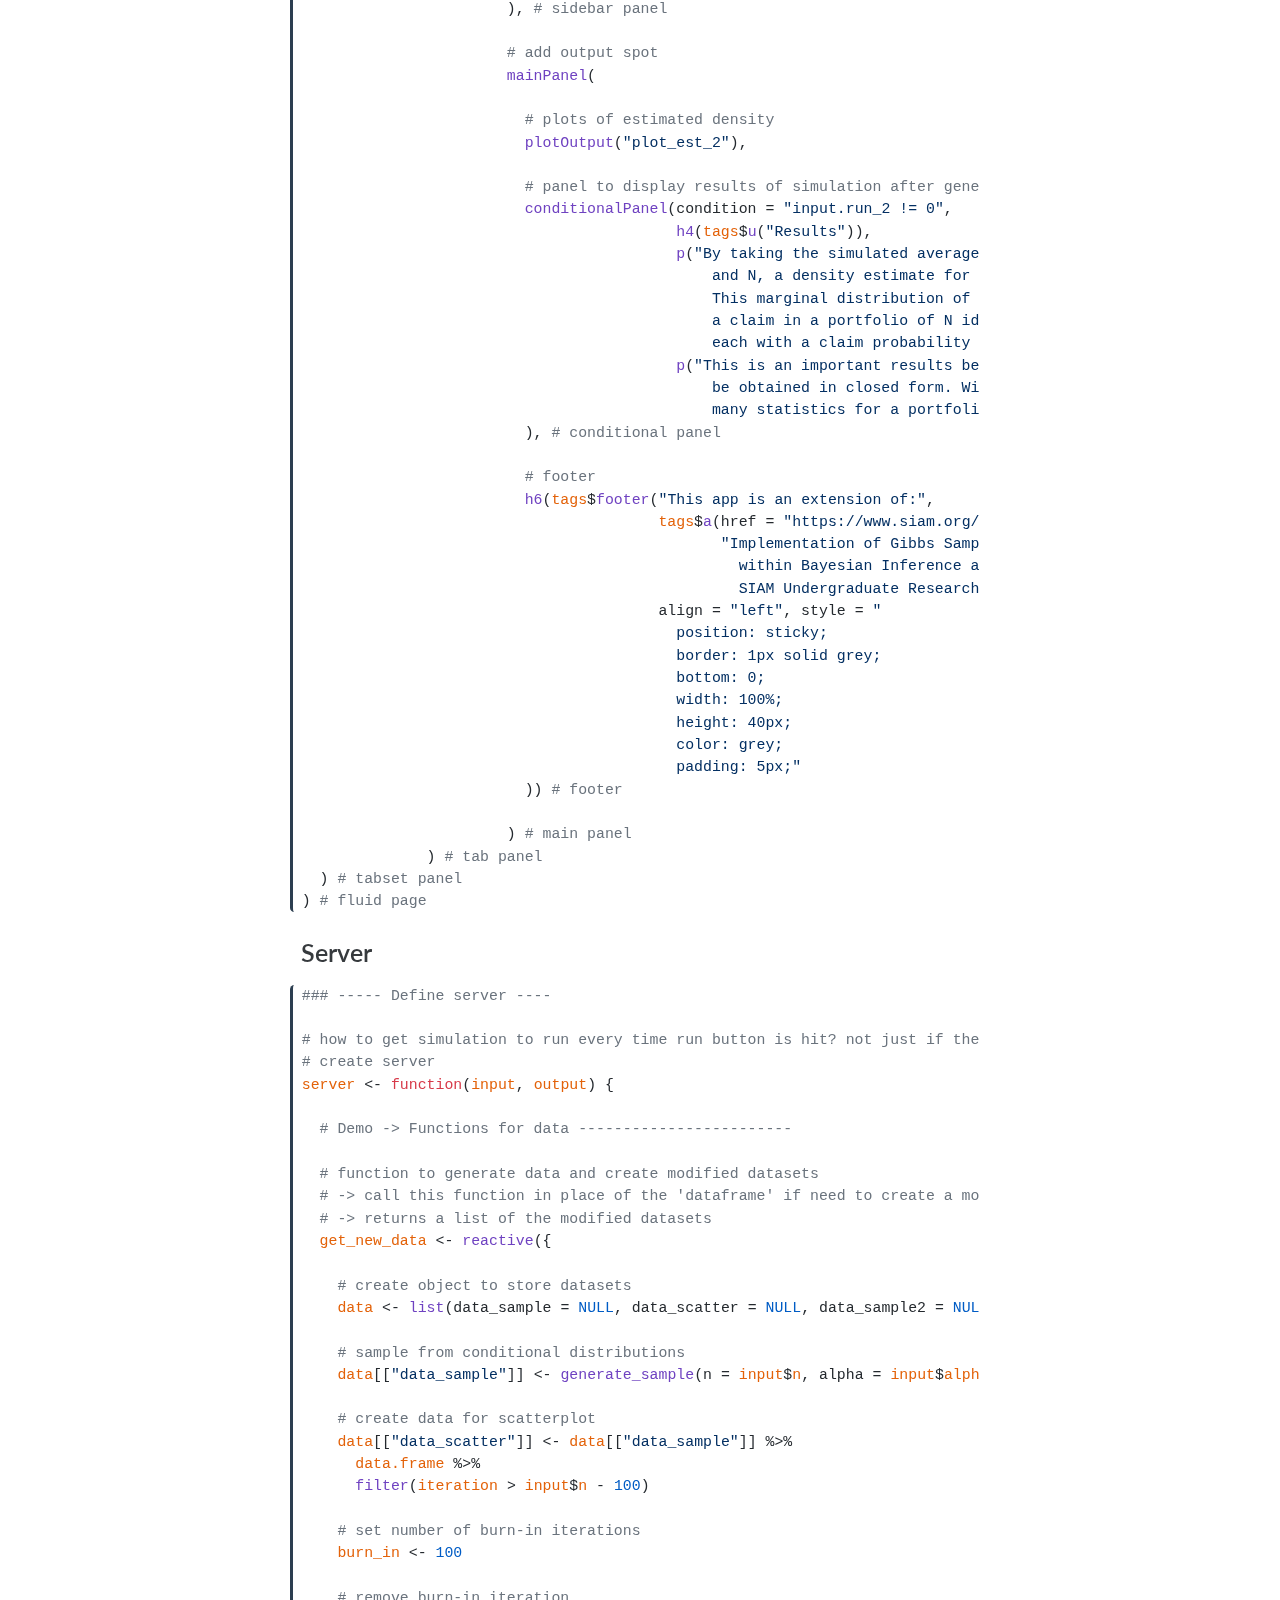
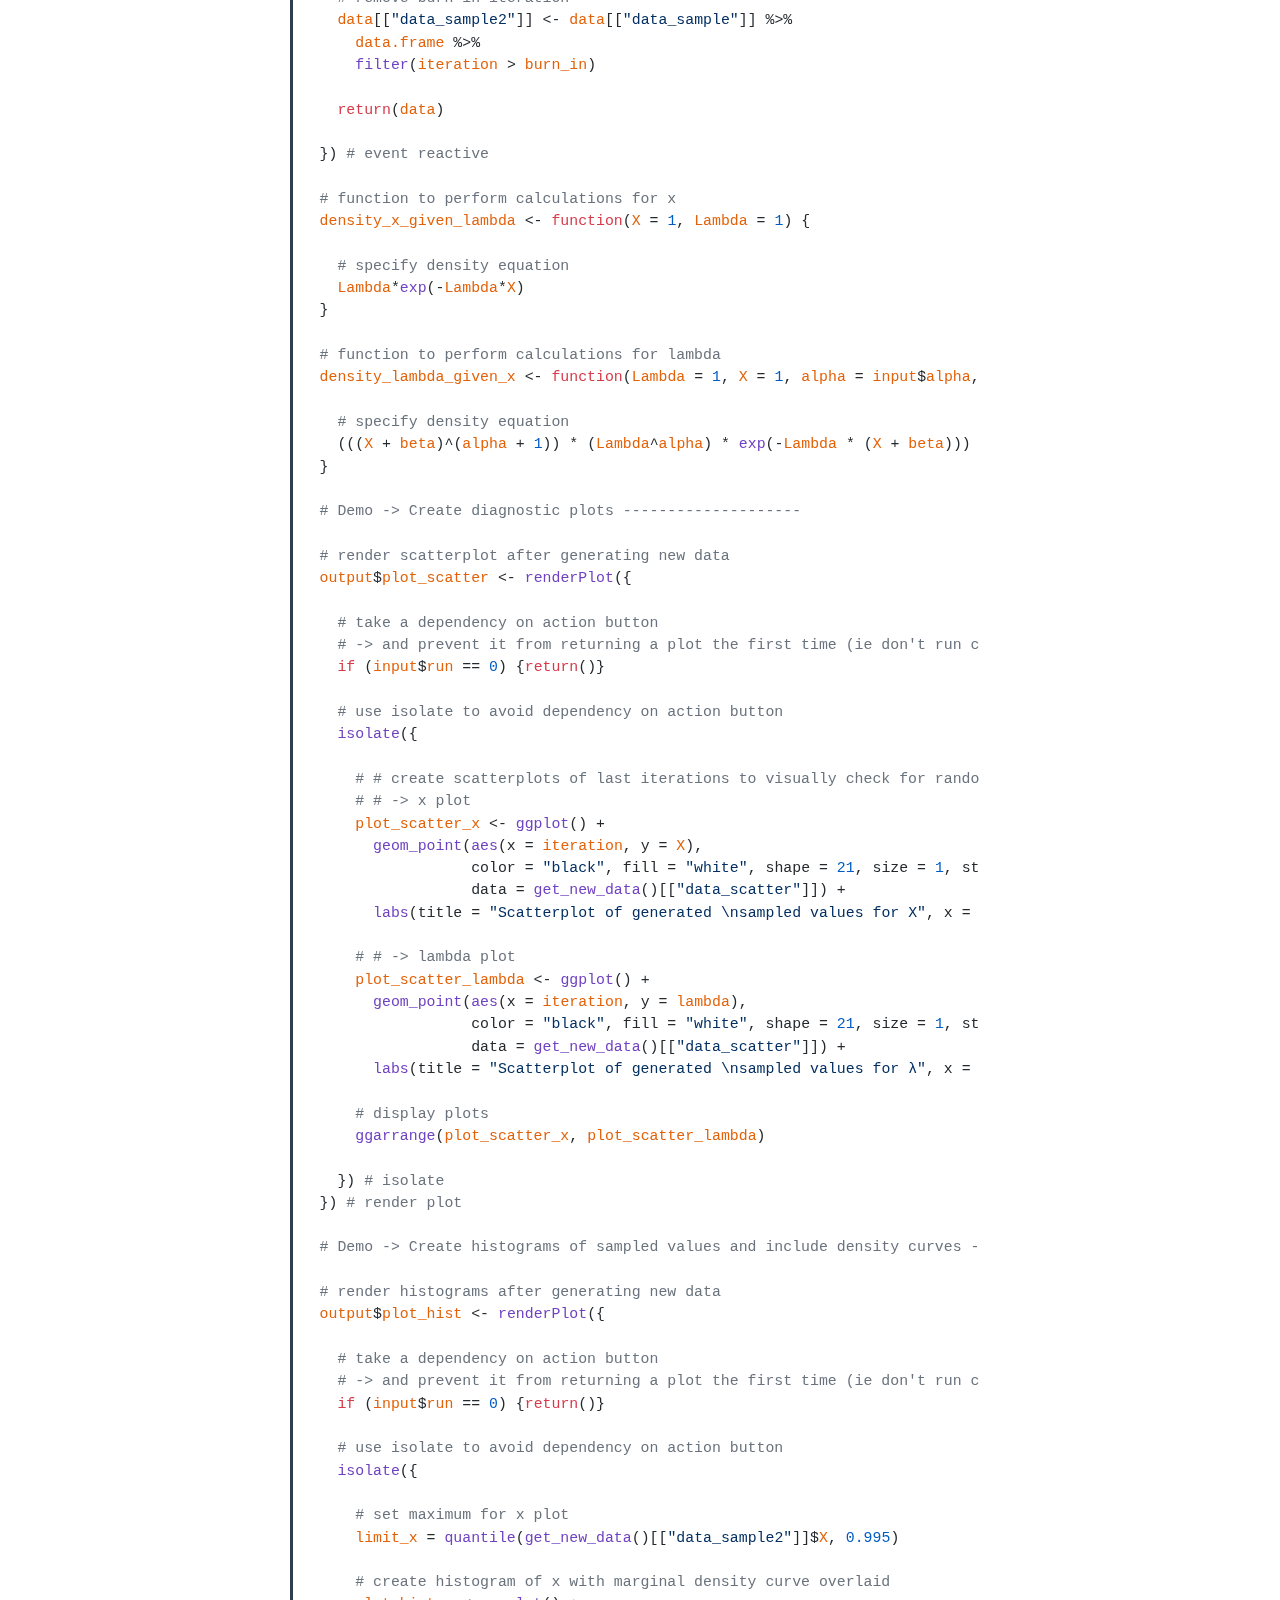
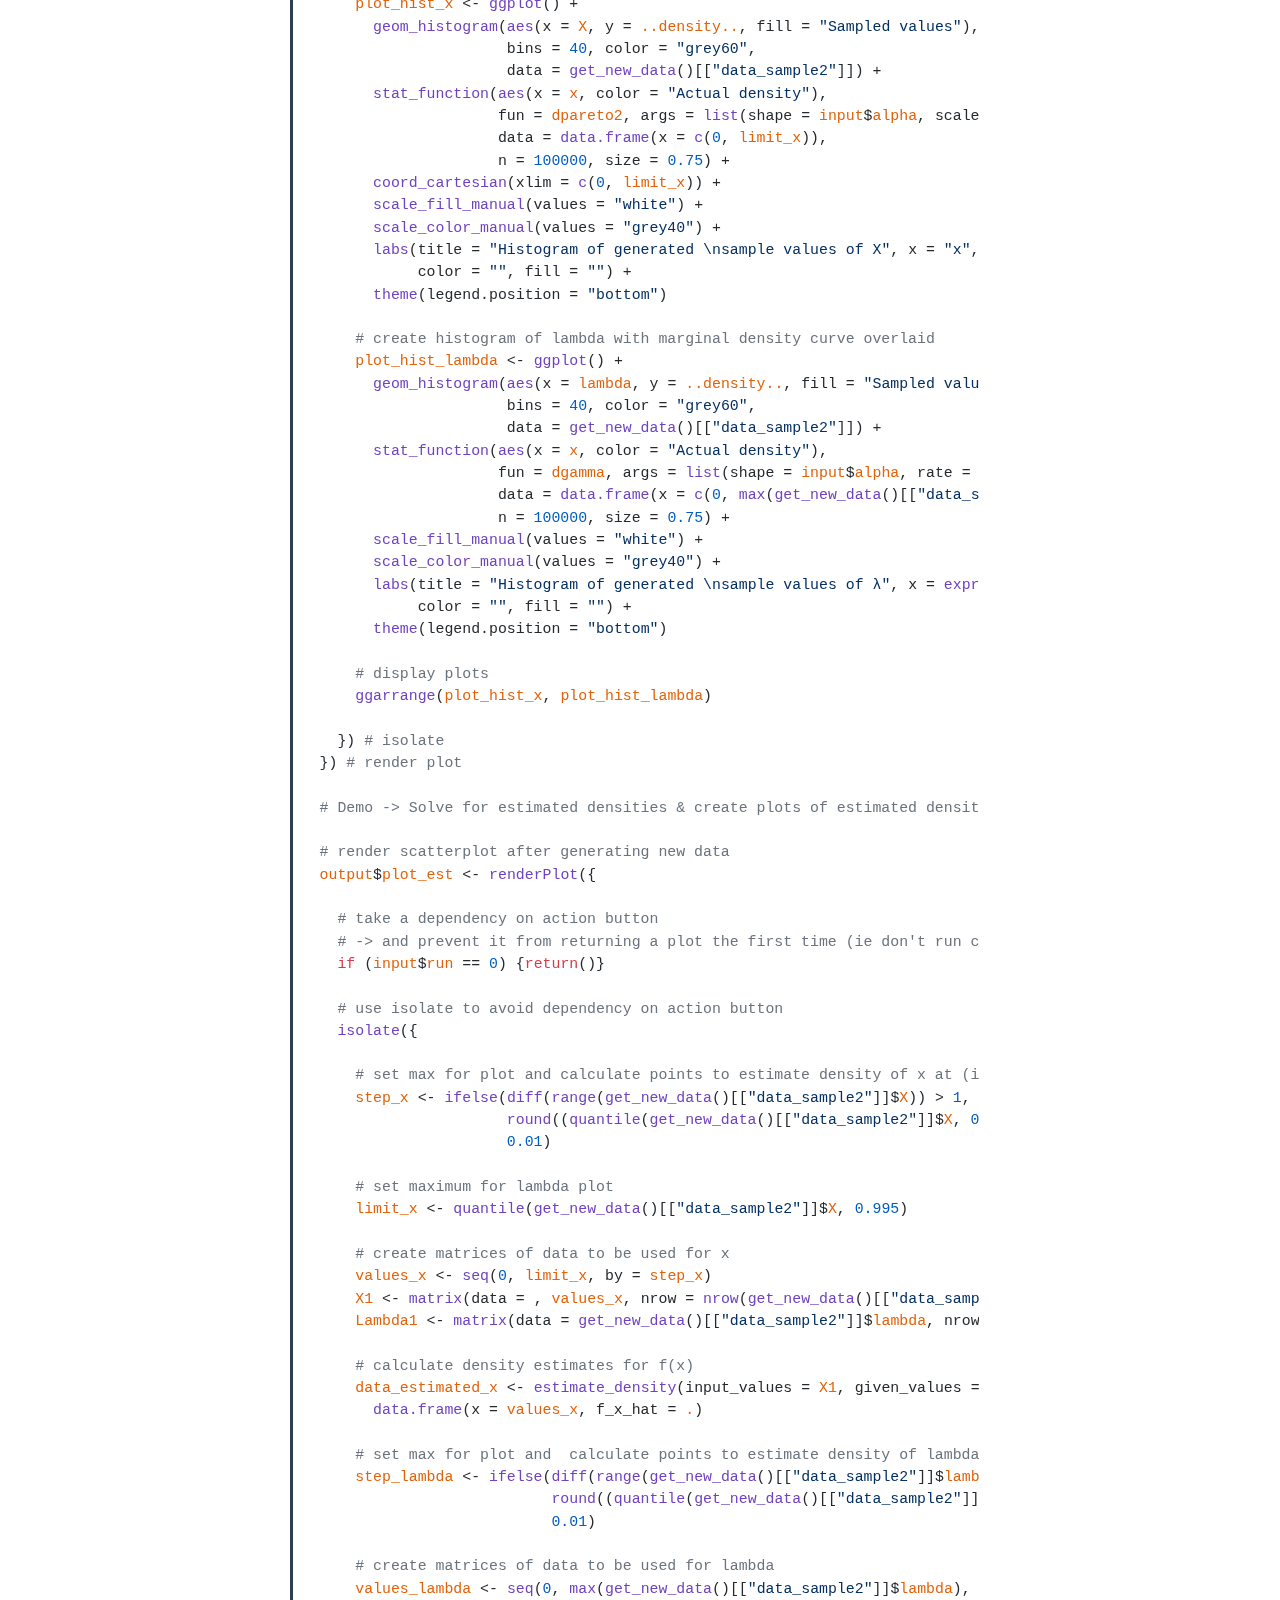
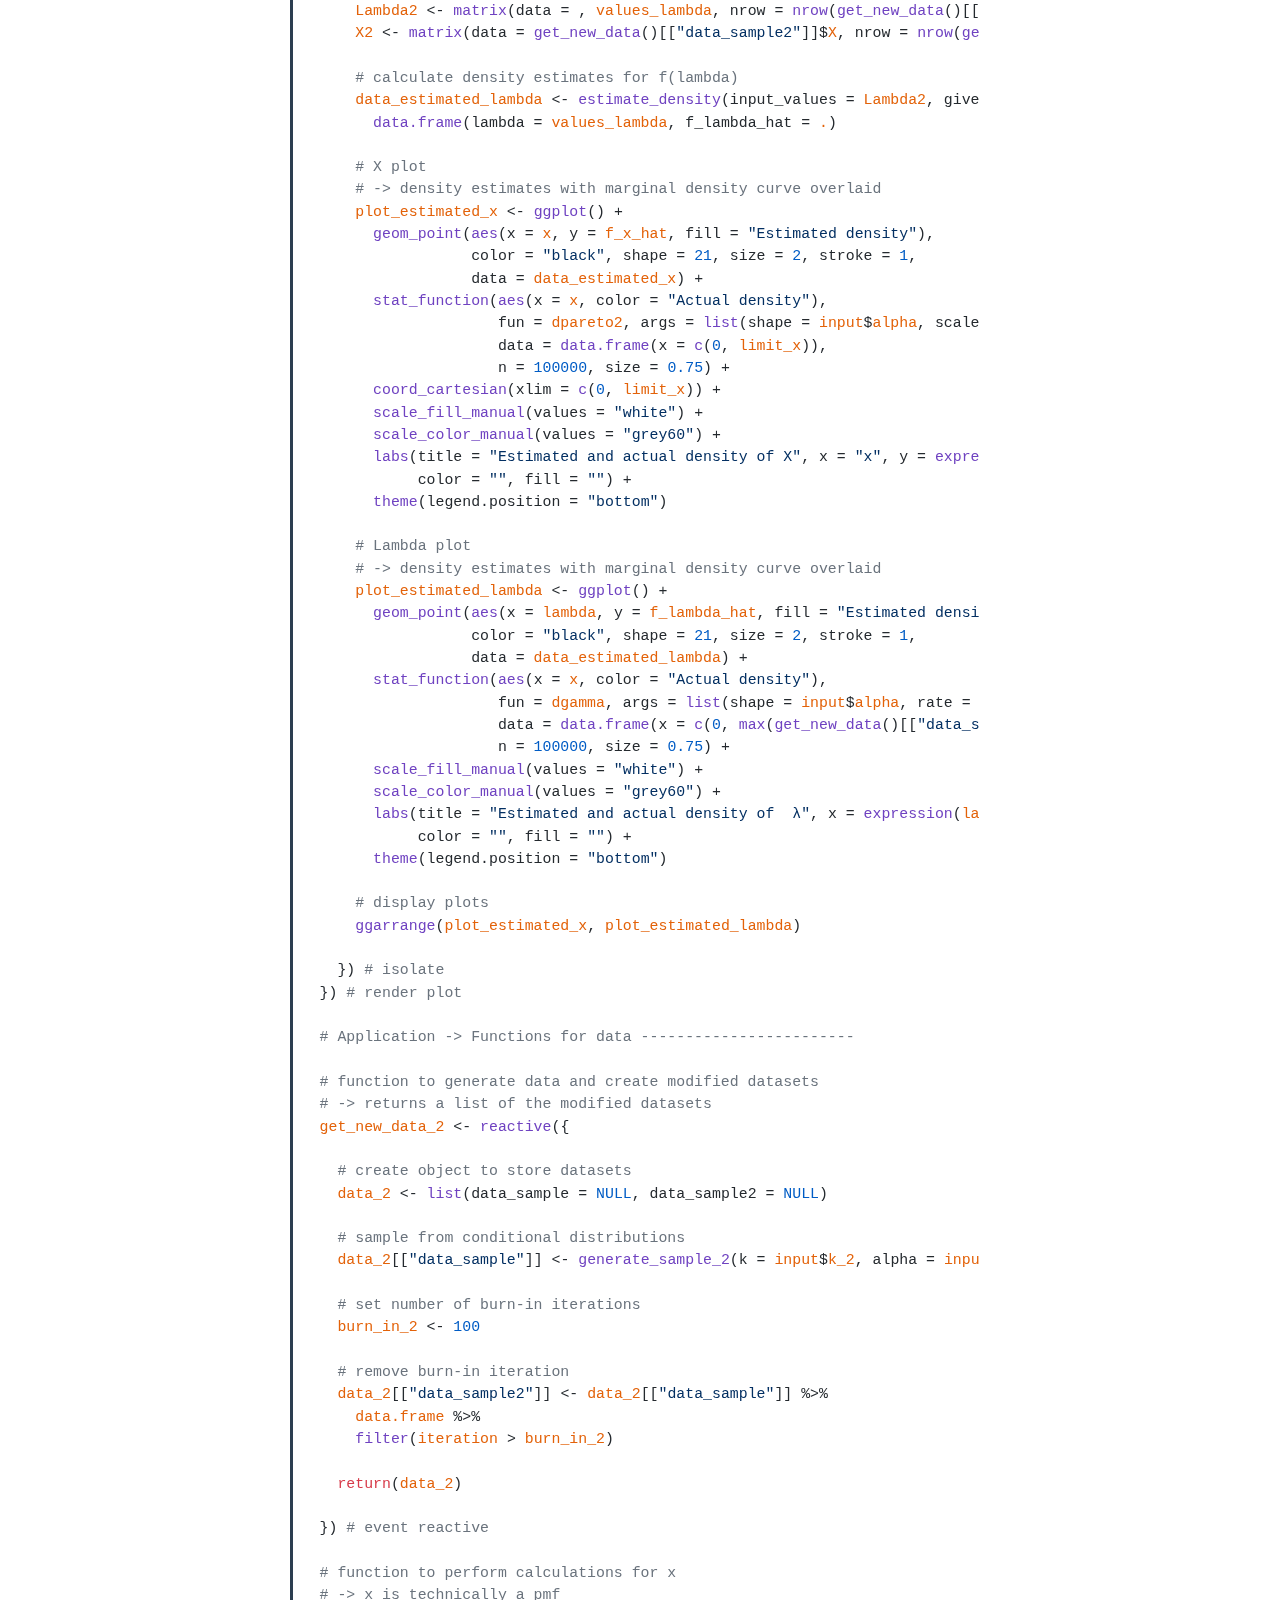
<file: docs/greaves.html>
<!DOCTYPE html>
<html xmlns="http://www.w3.org/1999/xhtml" lang="en" xml:lang="en"><head>
<meta http-equiv="Content-Type" content="text/html; charset=UTF-8">
<meta charset="utf-8">
<meta name="generator" content="quarto-1.5.56">
<meta name="viewport" content="width=device-width, initial-scale=1.0, user-scalable=yes">
<title>Greaves – Shiny apps</title>
<style>
code{white-space: pre-wrap;}
span.smallcaps{font-variant: small-caps;}
div.columns{display: flex; gap: min(4vw, 1.5em);}
div.column{flex: auto; overflow-x: auto;}
div.hanging-indent{margin-left: 1.5em; text-indent: -1.5em;}
ul.task-list{list-style: none;}
ul.task-list li input[type="checkbox"] {
  width: 0.8em;
  margin: 0 0.8em 0.2em -1em; /* quarto-specific, see https://github.com/quarto-dev/quarto-cli/issues/4556 */ 
  vertical-align: middle;
}
/* CSS for syntax highlighting */
pre > code.sourceCode { white-space: pre; position: relative; }
pre > code.sourceCode > span { line-height: 1.25; }
pre > code.sourceCode > span:empty { height: 1.2em; }
.sourceCode { overflow: visible; }
code.sourceCode > span { color: inherit; text-decoration: inherit; }
div.sourceCode { margin: 1em 0; }
pre.sourceCode { margin: 0; }
@media screen {
div.sourceCode { overflow: auto; }
}
@media print {
pre > code.sourceCode { white-space: pre-wrap; }
pre > code.sourceCode > span { display: inline-block; text-indent: -5em; padding-left: 5em; }
}
pre.numberSource code
  { counter-reset: source-line 0; }
pre.numberSource code > span
  { position: relative; left: -4em; counter-increment: source-line; }
pre.numberSource code > span > a:first-child::before
  { content: counter(source-line);
    position: relative; left: -1em; text-align: right; vertical-align: baseline;
    border: none; display: inline-block;
    -webkit-touch-callout: none; -webkit-user-select: none;
    -khtml-user-select: none; -moz-user-select: none;
    -ms-user-select: none; user-select: none;
    padding: 0 4px; width: 4em;
  }
pre.numberSource { margin-left: 3em;  padding-left: 4px; }
div.sourceCode
  {   }
@media screen {
pre > code.sourceCode > span > a:first-child::before { text-decoration: underline; }
}
</style>

<script src="site_libs/quarto-nav/quarto-nav.js"></script>
<script src="site_libs/quarto-nav/headroom.min.js"></script>
<script src="site_libs/clipboard/clipboard.min.js"></script>
<script src="site_libs/quarto-search/autocomplete.umd.js"></script>
<script src="site_libs/quarto-search/fuse.min.js"></script>
<script src="site_libs/quarto-search/quarto-search.js"></script>
<meta name="quarto:offset" content="./">
<link href="./interview.html" rel="next">
<link href="./index.html" rel="prev">
<script src="site_libs/quarto-html/quarto.js"></script>
<script src="site_libs/quarto-html/popper.min.js"></script>
<script src="site_libs/quarto-html/tippy.umd.min.js"></script>
<script src="site_libs/quarto-html/anchor.min.js"></script>
<link href="site_libs/quarto-html/tippy.css" rel="stylesheet">
<link href="site_libs/quarto-html/quarto-syntax-highlighting.css" rel="stylesheet" id="quarto-text-highlighting-styles">
<script src="site_libs/bootstrap/bootstrap.min.js"></script>
<link href="site_libs/bootstrap/bootstrap-icons.css" rel="stylesheet">
<link href="site_libs/bootstrap/bootstrap.min.css" rel="stylesheet" id="quarto-bootstrap" data-mode="light"><script id="quarto-search-options" type="application/json">{
  "location": "sidebar",
  "copy-button": false,
  "collapse-after": 3,
  "panel-placement": "start",
  "type": "textbox",
  "limit": 50,
  "keyboard-shortcut": [
    "f",
    "/",
    "s"
  ],
  "show-item-context": false,
  "language": {
    "search-no-results-text": "No results",
    "search-matching-documents-text": "matching documents",
    "search-copy-link-title": "Copy link to search",
    "search-hide-matches-text": "Hide additional matches",
    "search-more-match-text": "more match in this document",
    "search-more-matches-text": "more matches in this document",
    "search-clear-button-title": "Clear",
    "search-text-placeholder": "",
    "search-detached-cancel-button-title": "Cancel",
    "search-submit-button-title": "Submit",
    "search-label": "Search"
  }
}</script><link href="site_libs/pagedtable-1.1/css/pagedtable.css" rel="stylesheet">
<script src="site_libs/pagedtable-1.1/js/pagedtable.js"></script>
</head>
<body class="nav-sidebar floating">

<div id="quarto-search-results"></div>
  <header id="quarto-header" class="headroom fixed-top quarto-banner"><nav class="quarto-secondary-nav"><div class="container-fluid d-flex">
      <button type="button" class="quarto-btn-toggle btn" data-bs-toggle="collapse" role="button" data-bs-target=".quarto-sidebar-collapse-item" aria-controls="quarto-sidebar" aria-expanded="false" aria-label="Toggle sidebar navigation" onclick="if (window.quartoToggleHeadroom) { window.quartoToggleHeadroom(); }">
        <i class="bi bi-layout-text-sidebar-reverse"></i>
      </button>
        <nav class="quarto-page-breadcrumbs" aria-label="breadcrumb"><ol class="breadcrumb"><li class="breadcrumb-item"><a href="./greaves.html">Greaves</a></li></ol></nav>
        <a class="flex-grow-1" role="navigation" data-bs-toggle="collapse" data-bs-target=".quarto-sidebar-collapse-item" aria-controls="quarto-sidebar" aria-expanded="false" aria-label="Toggle sidebar navigation" onclick="if (window.quartoToggleHeadroom) { window.quartoToggleHeadroom(); }">      
        </a>
      <button type="button" class="btn quarto-search-button" aria-label="Search" onclick="window.quartoOpenSearch();">
        <i class="bi bi-search"></i>
      </button>
    </div>
  </nav></header><!-- content --><header id="title-block-header" class="quarto-title-block default page-columns page-full"><div class="quarto-title-banner page-columns page-full">
    <div class="quarto-title column-body">
      <h1 class="title">Greaves</h1>
                      </div>
  </div>
    
  
  <div class="quarto-title-meta">

      
    
      
    </div>
    
  
  </header><div id="quarto-content" class="quarto-container page-columns page-rows-contents page-layout-article">
<!-- sidebar -->
  <nav id="quarto-sidebar" class="sidebar collapse collapse-horizontal quarto-sidebar-collapse-item sidebar-navigation floating overflow-auto"><div class="pt-lg-2 mt-2 text-left sidebar-header">
    <div class="sidebar-title mb-0 py-0">
      <a href="./">Shiny apps</a> 
    </div>
      </div>
        <div class="mt-2 flex-shrink-0 align-items-center">
        <div class="sidebar-search">
        <div id="quarto-search" class="" title="Search"></div>
        </div>
        </div>
    <div class="sidebar-menu-container"> 
    <ul class="list-unstyled mt-1">
<li class="sidebar-item">
  <div class="sidebar-item-container"> 
  <a href="./index.html" class="sidebar-item-text sidebar-link">
 <span class="menu-text">Overview</span></a>
  </div>
</li>
        <li class="sidebar-item">
  <div class="sidebar-item-container"> 
  <a href="./greaves.html" class="sidebar-item-text sidebar-link active">
 <span class="menu-text">Greaves</span></a>
  </div>
</li>
        <li class="sidebar-item">
  <div class="sidebar-item-container"> 
  <a href="./interview.html" class="sidebar-item-text sidebar-link">
 <span class="menu-text">Interview</span></a>
  </div>
</li>
        <li class="sidebar-item">
  <div class="sidebar-item-container"> 
  <a href="./totalcare.html" class="sidebar-item-text sidebar-link">
 <span class="menu-text">TotalCare analysis</span></a>
  </div>
</li>
        <li class="sidebar-item">
  <div class="sidebar-item-container"> 
  <a href="./measuring.html" class="sidebar-item-text sidebar-link">
 <span class="menu-text">Measuring</span></a>
  </div>
</li>
    </ul>
</div>
</nav><div id="quarto-sidebar-glass" class="quarto-sidebar-collapse-item" data-bs-toggle="collapse" data-bs-target=".quarto-sidebar-collapse-item"></div>
<!-- margin-sidebar -->
    <div id="quarto-margin-sidebar" class="sidebar margin-sidebar">
        <nav id="TOC" role="doc-toc" class="toc-active"><h2 id="toc-title">Table of contents</h2>
   
  <ul>
<li>
<a href="#dashboard" id="toc-dashboard" class="nav-link active" data-scroll-target="#dashboard">Dashboard</a>
  <ul class="collapse">
<li><a href="#demo---tab-1" id="toc-demo---tab-1" class="nav-link" data-scroll-target="#demo---tab-1">Demo - Tab 1</a></li>
  <li><a href="#demo---tab-2" id="toc-demo---tab-2" class="nav-link" data-scroll-target="#demo---tab-2">Demo - Tab 2</a></li>
  <li><a href="#demo---tab-3" id="toc-demo---tab-3" class="nav-link" data-scroll-target="#demo---tab-3">Demo - Tab 3</a></li>
  <li><a href="#application" id="toc-application" class="nav-link" data-scroll-target="#application">Application</a></li>
  </ul>
</li>
  <li>
<a href="#code" id="toc-code" class="nav-link" data-scroll-target="#code">Code</a>
  <ul class="collapse">
<li><a href="#pre-code" id="toc-pre-code" class="nav-link" data-scroll-target="#pre-code">Pre code</a></li>
  <li><a href="#ui" id="toc-ui" class="nav-link" data-scroll-target="#ui">UI</a></li>
  <li><a href="#server" id="toc-server" class="nav-link" data-scroll-target="#server">Server</a></li>
  <li><a href="#combine" id="toc-combine" class="nav-link" data-scroll-target="#combine">Combine</a></li>
  </ul>
</li>
  </ul></nav>
    </div>
<!-- main -->
<main class="content quarto-banner-title-block" id="quarto-document-content"><section id="dashboard" class="level2"><h2 class="anchored" data-anchor-id="dashboard">Dashboard</h2>
<section id="demo---tab-1" class="level3"><h3 class="anchored" data-anchor-id="demo---tab-1">Demo - Tab 1</h3>
<p><img src="files/greaves1.png" class="img-fluid"></p>
</section><section id="demo---tab-2" class="level3"><h3 class="anchored" data-anchor-id="demo---tab-2">Demo - Tab 2</h3>
<p><img src="files/greaves2.png" class="img-fluid"></p>
</section><section id="demo---tab-3" class="level3"><h3 class="anchored" data-anchor-id="demo---tab-3">Demo - Tab 3</h3>
<p><img src="files/greaves3.png" class="img-fluid"></p>
</section><section id="application" class="level3"><h3 class="anchored" data-anchor-id="application">Application</h3>
<p><img src="files/greaves4.png" class="img-fluid"></p>
</section></section><section id="code" class="level2"><h2 class="anchored" data-anchor-id="code">Code</h2>
<section id="pre-code" class="level3"><h3 class="anchored" data-anchor-id="pre-code">Pre code</h3>
<div class="cell">
<div class="sourceCode" id="cb1"><pre class="downlit sourceCode r code-with-copy"><code class="sourceCode R"><span><span class="co">### ----- READ ME ---- </span></span>
<span></span>
<span><span class="co"># This app demonstrates the properties and results of Gibbs sampling, a MCMC method</span></span>
<span><span class="co"># Once the number of parameters and number of iterations are initialized by the user,</span></span>
<span><span class="co"># it generates n random numbers from a dependent sampling scheme contruscted according to Gibbs sampling methods</span></span>
<span><span class="co"># The first tab demonstrates the properties / results of a Gibbs sampling algorithm</span></span>
<span><span class="co"># The first panel checks the last 100 sampled values via a scatterplot to see if we can consider the generated numbers as an independent samples</span></span>
<span><span class="co"># The second panel creates a histogram of the sampled values (minus the burn-in iterations) and compares it to the actual marginal densities</span></span>
<span><span class="co"># The third panel plots the density estimates obtained by averaging over the conditional densities; again it compares it to the known marginal density</span></span>
<span><span class="co"># The comparisons are made to demonstrate that Gibbs sampling results in samples from the desired distribution</span></span>
<span><span class="co"># The second tab is an application of Gibbs sampling, where there is no closed form solution for the distribution of interest</span></span>
<span><span class="co"># Once the iterations and parameters are initialized by the user, it will run the algorithm and output the estimated density and summary statistics</span></span>
<span></span>
<span><span class="co"># Packages -&gt; the following packages need to be installed in order to run this app</span></span>
<span><span class="co"># -&gt; tidyverse, magrittr, shiny, ggpubr, and actuar</span></span>
<span></span>
<span><span class="co">### ----- Load packages ---- </span></span>
<span></span>
<span><span class="fu"><a href="https://rdrr.io/r/base/options.html">options</a></span><span class="op">(</span>scipen <span class="op">=</span> <span class="fl">999</span><span class="op">)</span></span>
<span><span class="kw"><a href="https://rdrr.io/r/base/library.html">library</a></span><span class="op">(</span><span class="st"><a href="https://tidyverse.tidyverse.org">"tidyverse"</a></span><span class="op">)</span></span>
<span><span class="kw"><a href="https://rdrr.io/r/base/library.html">library</a></span><span class="op">(</span><span class="st"><a href="https://magrittr.tidyverse.org">"magrittr"</a></span><span class="op">)</span></span>
<span><span class="kw"><a href="https://rdrr.io/r/base/library.html">library</a></span><span class="op">(</span><span class="st"><a href="https://shiny.posit.co/">"shiny"</a></span><span class="op">)</span></span>
<span><span class="kw"><a href="https://rdrr.io/r/base/library.html">library</a></span><span class="op">(</span><span class="st"><a href="https://rpkgs.datanovia.com/ggpubr/">"ggpubr"</a></span><span class="op">)</span></span>
<span><span class="co"># for pareto function</span></span>
<span><span class="kw"><a href="https://rdrr.io/r/base/library.html">library</a></span><span class="op">(</span><span class="st"><a href="https://gitlab.com/vigou3/actuar">"actuar"</a></span><span class="op">)</span></span>
<span></span>
<span><span class="co"># help pages for reactive events and isolate</span></span>
<span><span class="co"># -&gt; reactive -&gt; https://shiny.rstudio.com/tutorial/written-tutorial/lesson6/</span></span>
<span><span class="co"># -&gt; isolate -&gt; https://shiny.rstudio.com/articles/isolation.html</span></span>
<span></span>
<span><span class="co">### ----- Load required items ---- </span></span>
<span></span>
<span><span class="co"># functions for demo</span></span>
<span></span>
<span><span class="co"># function to generate random data from conditional distributions</span></span>
<span><span class="va">generate_sample</span> <span class="op">&lt;-</span> <span class="kw">function</span><span class="op">(</span><span class="va">n</span> <span class="op">=</span> <span class="fl">10000</span>, <span class="va">alpha</span> <span class="op">=</span> <span class="fl">5</span>, <span class="va">beta</span> <span class="op">=</span> <span class="fl">100</span>, <span class="va">start_x</span> <span class="op">=</span> <span class="fl">5</span>, <span class="va">start_lambda</span> <span class="op">=</span> <span class="fl">1.5</span>, <span class="va">seed</span> <span class="op">=</span> <span class="fl">0</span><span class="op">)</span> <span class="op">{</span></span>
<span>  </span>
<span>  <span class="co"># create matrix</span></span>
<span>  <span class="va">data_sample</span> <span class="op">&lt;-</span> <span class="fu"><a href="https://rdrr.io/r/base/matrix.html">matrix</a></span><span class="op">(</span>data <span class="op">=</span> <span class="cn">NA</span>, nrow <span class="op">=</span> <span class="va">n</span>, ncol <span class="op">=</span> <span class="fl">3</span>, dimnames <span class="op">=</span> <span class="fu"><a href="https://rdrr.io/r/base/list.html">list</a></span><span class="op">(</span><span class="cn">NULL</span>, <span class="fu"><a href="https://rdrr.io/r/base/c.html">c</a></span><span class="op">(</span><span class="st">"iteration"</span>, <span class="st">"X"</span>, <span class="st">"lambda"</span><span class="op">)</span><span class="op">)</span><span class="op">)</span></span>
<span>  </span>
<span>  <span class="co"># conditionally set random seed</span></span>
<span>  <span class="kw">if</span> <span class="op">(</span><span class="va">seed</span> <span class="op">&gt;</span> <span class="fl">0</span><span class="op">)</span> <span class="fu"><a href="https://rdrr.io/r/base/Random.html">set.seed</a></span><span class="op">(</span><span class="va">seed</span><span class="op">)</span></span>
<span>  </span>
<span>  <span class="co"># initialize counter and starting values</span></span>
<span>  <span class="va">i</span> <span class="op">=</span> <span class="fl">1</span></span>
<span>  <span class="va">data_sample</span><span class="op">[</span><span class="va">i</span>, <span class="op">]</span> <span class="op">=</span> <span class="fu"><a href="https://rdrr.io/r/base/c.html">c</a></span><span class="op">(</span><span class="va">i</span>, <span class="va">start_x</span>, <span class="va">start_lambda</span><span class="op">)</span></span>
<span>  </span>
<span>  <span class="co"># generate new data for x and lambda based on sequentially updated conditional distributions</span></span>
<span>  <span class="kw">while</span> <span class="op">(</span><span class="va">i</span> <span class="op">&lt;</span> <span class="va">n</span><span class="op">)</span> <span class="op">{</span></span>
<span>    </span>
<span>    <span class="co"># record iteration</span></span>
<span>    <span class="va">data_sample</span><span class="op">[</span><span class="va">i</span> <span class="op">+</span> <span class="fl">1</span>, <span class="st">"iteration"</span><span class="op">]</span> <span class="op">&lt;-</span> <span class="va">i</span> <span class="op">+</span> <span class="fl">1</span></span>
<span>    </span>
<span>    <span class="co"># sample from x | lambda</span></span>
<span>    <span class="va">data_sample</span><span class="op">[</span><span class="va">i</span> <span class="op">+</span> <span class="fl">1</span>, <span class="st">"X"</span><span class="op">]</span> <span class="op">&lt;-</span> <span class="fu"><a href="https://rdrr.io/r/stats/Exponential.html">rexp</a></span><span class="op">(</span>n <span class="op">=</span> <span class="fl">1</span>, rate <span class="op">=</span> <span class="va">data_sample</span><span class="op">[</span><span class="va">i</span>, <span class="st">"lambda"</span><span class="op">]</span><span class="op">)</span></span>
<span>    </span>
<span>    <span class="co"># sample from lambda | x</span></span>
<span>    <span class="va">data_sample</span><span class="op">[</span><span class="va">i</span> <span class="op">+</span> <span class="fl">1</span>, <span class="st">"lambda"</span><span class="op">]</span> <span class="op">&lt;-</span> <span class="fu"><a href="https://rdrr.io/r/stats/GammaDist.html">rgamma</a></span><span class="op">(</span>n <span class="op">=</span> <span class="fl">1</span>, shape <span class="op">=</span> <span class="va">alpha</span> <span class="op">+</span> <span class="fl">1</span>, rate <span class="op">=</span> <span class="va">data_sample</span><span class="op">[</span><span class="va">i</span> <span class="op">+</span> <span class="fl">1</span>, <span class="st">"X"</span><span class="op">]</span> <span class="op">+</span> <span class="va">beta</span><span class="op">)</span></span>
<span>    </span>
<span>    <span class="co"># increase counter</span></span>
<span>    <span class="va">i</span> <span class="op">&lt;-</span> <span class="va">i</span> <span class="op">+</span> <span class="fl">1</span></span>
<span>  <span class="op">}</span></span>
<span>  </span>
<span>  <span class="kw"><a href="https://rdrr.io/r/base/function.html">return</a></span><span class="op">(</span><span class="va">data_sample</span><span class="op">)</span></span>
<span><span class="op">}</span></span>
<span></span>
<span><span class="co"># function to solve for density estimates</span></span>
<span><span class="va">estimate_density</span> <span class="op">&lt;-</span> <span class="kw">function</span><span class="op">(</span><span class="va">input_values</span> <span class="op">=</span> <span class="fl">1</span>, <span class="va">given_values</span> <span class="op">=</span> <span class="fl">1</span>, <span class="va">equation</span> <span class="op">=</span> <span class="fl">1</span><span class="op">)</span> <span class="op">{</span></span>
<span>  </span>
<span>  <span class="co"># calculate density estimate</span></span>
<span>  <span class="va">density_estimate</span> <span class="op">&lt;-</span> <span class="fu">equation</span><span class="op">(</span><span class="va">input_values</span>, <span class="va">given_values</span><span class="op">)</span> <span class="op"><a href="https://magrittr.tidyverse.org/reference/pipe.html">%&gt;%</a></span> <span class="va">colMeans</span></span>
<span><span class="op">}</span></span>
<span></span>
<span><span class="co"># functions for application</span></span>
<span></span>
<span><span class="co"># function to generate random data from conditional distributions</span></span>
<span><span class="va">generate_sample_2</span> <span class="op">&lt;-</span> <span class="kw">function</span><span class="op">(</span><span class="va">k</span> <span class="op">=</span> <span class="fl">10000</span>, <span class="va">alpha</span> <span class="op">=</span> <span class="fl">5</span>, <span class="va">beta</span> <span class="op">=</span> <span class="fl">8</span>, <span class="va">lambda</span> <span class="op">=</span> <span class="fl">12</span>, </span>
<span>                              <span class="va">start_x</span> <span class="op">=</span> <span class="fl">5</span>, <span class="va">start_p</span> <span class="op">=</span> <span class="fl">0.5</span>, <span class="va">start_n</span> <span class="op">=</span> <span class="fl">15</span>, <span class="va">seed</span> <span class="op">=</span> <span class="fl">0</span><span class="op">)</span> <span class="op">{</span></span>
<span>  </span>
<span>  <span class="co"># create dataframe</span></span>
<span>  <span class="va">data_sample</span> <span class="op">&lt;-</span> <span class="fu"><a href="https://rdrr.io/r/base/matrix.html">matrix</a></span><span class="op">(</span>data <span class="op">=</span> <span class="cn">NA</span>, nrow <span class="op">=</span> <span class="va">k</span>, ncol <span class="op">=</span> <span class="fl">4</span>, dimnames <span class="op">=</span> <span class="fu"><a href="https://rdrr.io/r/base/list.html">list</a></span><span class="op">(</span><span class="cn">NULL</span>, <span class="fu"><a href="https://rdrr.io/r/base/c.html">c</a></span><span class="op">(</span><span class="st">"iteration"</span>, <span class="st">"X"</span>, <span class="st">"p"</span>, <span class="st">"n"</span><span class="op">)</span><span class="op">)</span><span class="op">)</span></span>
<span>  </span>
<span>  <span class="co"># conditionally set random seed</span></span>
<span>  <span class="kw">if</span> <span class="op">(</span><span class="va">seed</span> <span class="op">&gt;</span> <span class="fl">0</span><span class="op">)</span> <span class="fu"><a href="https://rdrr.io/r/base/Random.html">set.seed</a></span><span class="op">(</span><span class="va">seed</span><span class="op">)</span></span>
<span>  </span>
<span>  <span class="co"># initialize counter and starting values</span></span>
<span>  <span class="va">i</span> <span class="op">=</span> <span class="fl">1</span></span>
<span>  <span class="va">data_sample</span><span class="op">[</span><span class="va">i</span>, <span class="op">]</span> <span class="op">=</span> <span class="fu"><a href="https://rdrr.io/r/base/c.html">c</a></span><span class="op">(</span><span class="va">i</span>, <span class="va">start_x</span>, <span class="va">start_p</span>, <span class="va">start_n</span><span class="op">)</span></span>
<span>  </span>
<span>  <span class="co"># generate new data for x, p and n based on sequentially updated conditional distributions</span></span>
<span>  <span class="kw">while</span> <span class="op">(</span><span class="va">i</span> <span class="op">&lt;</span> <span class="va">k</span><span class="op">)</span> <span class="op">{</span></span>
<span>    </span>
<span>    <span class="co"># record iteration</span></span>
<span>    <span class="va">data_sample</span><span class="op">[</span><span class="va">i</span> <span class="op">+</span> <span class="fl">1</span>, <span class="st">"iteration"</span><span class="op">]</span> <span class="op">&lt;-</span> <span class="va">i</span> <span class="op">+</span> <span class="fl">1</span></span>
<span>    </span>
<span>    <span class="co"># sample from x | p , n</span></span>
<span>    <span class="va">data_sample</span><span class="op">[</span><span class="va">i</span> <span class="op">+</span> <span class="fl">1</span>, <span class="st">"X"</span><span class="op">]</span> <span class="op">&lt;-</span> <span class="fu"><a href="https://rdrr.io/r/stats/Binomial.html">rbinom</a></span><span class="op">(</span>n <span class="op">=</span> <span class="fl">1</span>, size <span class="op">=</span> <span class="va">data_sample</span><span class="op">[</span><span class="va">i</span>, <span class="st">"n"</span><span class="op">]</span>, prob <span class="op">=</span> <span class="va">data_sample</span><span class="op">[</span><span class="va">i</span>, <span class="st">"p"</span><span class="op">]</span><span class="op">)</span></span>
<span>    </span>
<span>    <span class="co"># sample from p | x , n</span></span>
<span>    <span class="va">data_sample</span><span class="op">[</span><span class="va">i</span> <span class="op">+</span> <span class="fl">1</span>, <span class="st">"p"</span><span class="op">]</span> <span class="op">&lt;-</span> <span class="fu"><a href="https://rdrr.io/r/stats/Beta.html">rbeta</a></span><span class="op">(</span>n <span class="op">=</span> <span class="fl">1</span>, shape1 <span class="op">=</span> <span class="va">data_sample</span><span class="op">[</span><span class="va">i</span> <span class="op">+</span> <span class="fl">1</span>, <span class="st">"X"</span><span class="op">]</span> <span class="op">+</span> <span class="va">alpha</span>, shape2 <span class="op">=</span> <span class="va">data_sample</span><span class="op">[</span><span class="va">i</span>, <span class="st">"n"</span><span class="op">]</span> <span class="op">+</span> <span class="va">beta</span> <span class="op">-</span> <span class="va">data_sample</span><span class="op">[</span><span class="va">i</span> <span class="op">+</span> <span class="fl">1</span>, <span class="st">"X"</span><span class="op">]</span><span class="op">)</span></span>
<span>    </span>
<span>    <span class="co"># sample from n - x | x , p and then calculate final n = (n - x) + x</span></span>
<span>    <span class="va">data_sample</span><span class="op">[</span><span class="va">i</span> <span class="op">+</span> <span class="fl">1</span>, <span class="st">"n"</span><span class="op">]</span> <span class="op">&lt;-</span> <span class="fu"><a href="https://rdrr.io/r/stats/Poisson.html">rpois</a></span><span class="op">(</span>n <span class="op">=</span> <span class="fl">1</span>, lambda <span class="op">=</span> <span class="va">lambda</span> <span class="op">*</span> <span class="op">(</span><span class="fl">1</span> <span class="op">-</span> <span class="va">data_sample</span><span class="op">[</span><span class="va">i</span> <span class="op">+</span> <span class="fl">1</span>, <span class="st">"p"</span><span class="op">]</span><span class="op">)</span><span class="op">)</span> <span class="op">+</span> <span class="va">data_sample</span><span class="op">[</span><span class="va">i</span> <span class="op">+</span> <span class="fl">1</span>, <span class="st">"X"</span><span class="op">]</span></span>
<span>    </span>
<span>    <span class="co"># increase counter</span></span>
<span>    <span class="va">i</span> <span class="op">&lt;-</span> <span class="va">i</span> <span class="op">+</span> <span class="fl">1</span></span>
<span>  <span class="op">}</span></span>
<span>  </span>
<span>  <span class="kw"><a href="https://rdrr.io/r/base/function.html">return</a></span><span class="op">(</span><span class="va">data_sample</span><span class="op">)</span></span>
<span><span class="op">}</span></span>
<span></span>
<span><span class="co"># function to solve for density estimates</span></span>
<span><span class="va">estimate_density_2</span> <span class="op">&lt;-</span> <span class="kw">function</span><span class="op">(</span><span class="va">input_values</span> <span class="op">=</span> <span class="fl">1</span>, <span class="va">given_values1</span> <span class="op">=</span> <span class="fl">1</span>, <span class="va">given_values2</span> <span class="op">=</span> <span class="fl">1</span>, <span class="va">equation</span> <span class="op">=</span> <span class="fl">1</span><span class="op">)</span> <span class="op">{</span></span>
<span>  </span>
<span>  <span class="co"># calculate density estimate</span></span>
<span>  <span class="va">density_estimate</span> <span class="op">=</span> <span class="fu">equation</span><span class="op">(</span><span class="va">input_values</span>, <span class="va">given_values1</span>, <span class="va">given_values2</span><span class="op">)</span> <span class="op"><a href="https://magrittr.tidyverse.org/reference/pipe.html">%&gt;%</a></span> <span class="va">colMeans</span></span>
<span><span class="op">}</span></span>
<span></span>
<span><span class="co"># function to calculate mean of discrete probability distribution</span></span>
<span><span class="va">calc_mean_2</span> <span class="op">&lt;-</span> <span class="kw">function</span><span class="op">(</span><span class="va">x</span> <span class="op">=</span> <span class="fl">1</span>, <span class="va">p_x</span> <span class="op">=</span> <span class="fl">1</span><span class="op">)</span> <span class="op">{</span></span>
<span>  <span class="fu"><a href="https://rdrr.io/r/base/sum.html">sum</a></span><span class="op">(</span><span class="va">x</span> <span class="op">*</span> <span class="va">p_x</span><span class="op">)</span></span>
<span><span class="op">}</span></span>
<span></span>
<span><span class="co"># function to calculate variance of discrete probability distribution</span></span>
<span><span class="va">calc_var_2</span> <span class="op">&lt;-</span> <span class="kw">function</span><span class="op">(</span><span class="va">x</span> <span class="op">=</span> <span class="fl">1</span>, <span class="va">p_x</span> <span class="op">=</span> <span class="fl">1</span><span class="op">)</span> <span class="op">{</span></span>
<span>  <span class="co"># calculate mean</span></span>
<span>  <span class="va">mean</span> <span class="op">&lt;-</span> <span class="fu"><a href="https://rdrr.io/r/base/sum.html">sum</a></span><span class="op">(</span><span class="va">x</span> <span class="op">*</span> <span class="va">p_x</span><span class="op">)</span></span>
<span>  <span class="co"># calculate variance</span></span>
<span>  <span class="fu"><a href="https://rdrr.io/r/base/sum.html">sum</a></span><span class="op">(</span><span class="op">(</span><span class="op">(</span><span class="va">x</span> <span class="op">-</span> <span class="va">mean</span><span class="op">)</span><span class="op">^</span><span class="fl">2</span><span class="op">)</span> <span class="op">*</span> <span class="va">p_x</span><span class="op">)</span></span>
<span><span class="op">}</span></span>
<span></span>
<span><span class="co">### ----- Set global plot options ---- </span></span>
<span></span>
<span><span class="co"># create default storytelling with data theme</span></span>
<span><span class="va">theme_swd</span> <span class="op">=</span> <span class="fu"><a href="https://ggplot2.tidyverse.org/reference/ggtheme.html">theme_minimal</a></span><span class="op">(</span><span class="op">)</span> <span class="op">+</span> <span class="fu"><a href="https://ggplot2.tidyverse.org/reference/theme.html">theme</a></span><span class="op">(</span></span>
<span>  <span class="co"># titles and captions</span></span>
<span>  plot.title <span class="op">=</span> <span class="fu"><a href="https://ggplot2.tidyverse.org/reference/element.html">element_text</a></span><span class="op">(</span>size <span class="op">=</span> <span class="fu"><a href="https://ggplot2.tidyverse.org/reference/element.html">rel</a></span><span class="op">(</span><span class="fl">1.75</span><span class="op">)</span>, color <span class="op">=</span> <span class="st">"grey30"</span><span class="op">)</span>,</span>
<span>  plot.subtitle <span class="op">=</span> <span class="fu"><a href="https://ggplot2.tidyverse.org/reference/element.html">element_text</a></span><span class="op">(</span>size <span class="op">=</span> <span class="fu"><a href="https://ggplot2.tidyverse.org/reference/element.html">rel</a></span><span class="op">(</span><span class="fl">1.25</span><span class="op">)</span>, color <span class="op">=</span> <span class="st">"grey30"</span><span class="op">)</span>,</span>
<span>  plot.caption <span class="op">=</span> <span class="fu"><a href="https://ggplot2.tidyverse.org/reference/element.html">element_text</a></span><span class="op">(</span>hjust <span class="op">=</span> <span class="fl">0</span>, color <span class="op">=</span> <span class="st">"grey30"</span><span class="op">)</span>,</span>
<span>  <span class="co"># axes</span></span>
<span>  axis.title.x <span class="op">=</span> <span class="fu"><a href="https://ggplot2.tidyverse.org/reference/element.html">element_text</a></span><span class="op">(</span>hjust <span class="op">=</span> <span class="fl">0</span>, color <span class="op">=</span> <span class="st">"grey30"</span><span class="op">)</span>,</span>
<span>  axis.title.y <span class="op">=</span> <span class="fu"><a href="https://ggplot2.tidyverse.org/reference/element.html">element_text</a></span><span class="op">(</span>hjust <span class="op">=</span> <span class="fl">1</span>, color <span class="op">=</span> <span class="st">"grey30"</span><span class="op">)</span>,</span>
<span>  axis.line <span class="op">=</span> <span class="fu"><a href="https://ggplot2.tidyverse.org/reference/element.html">element_line</a></span><span class="op">(</span>color <span class="op">=</span> <span class="st">"grey90"</span><span class="op">)</span>,</span>
<span>  axis.ticks <span class="op">=</span> <span class="fu"><a href="https://ggplot2.tidyverse.org/reference/element.html">element_line</a></span><span class="op">(</span>color <span class="op">=</span> <span class="st">"grey90"</span><span class="op">)</span>,</span>
<span>  <span class="co"># plot background and gridlines</span></span>
<span>  panel.background <span class="op">=</span> <span class="fu"><a href="https://ggplot2.tidyverse.org/reference/element.html">element_blank</a></span><span class="op">(</span><span class="op">)</span>,</span>
<span>  panel.grid.major <span class="op">=</span> <span class="fu"><a href="https://ggplot2.tidyverse.org/reference/element.html">element_blank</a></span><span class="op">(</span><span class="op">)</span>,</span>
<span>  panel.grid.minor <span class="op">=</span> <span class="fu"><a href="https://ggplot2.tidyverse.org/reference/element.html">element_blank</a></span><span class="op">(</span><span class="op">)</span>,</span>
<span>  <span class="co"># legend</span></span>
<span>  legend.title <span class="op">=</span> <span class="fu"><a href="https://ggplot2.tidyverse.org/reference/element.html">element_text</a></span><span class="op">(</span>color <span class="op">=</span> <span class="st">"grey30"</span><span class="op">)</span>,</span>
<span>  legend.text <span class="op">=</span> <span class="fu"><a href="https://ggplot2.tidyverse.org/reference/element.html">element_text</a></span><span class="op">(</span>color <span class="op">=</span> <span class="st">"grey30"</span><span class="op">)</span></span>
<span><span class="op">)</span></span>
<span></span>
<span><span class="co"># set global plot theme</span></span>
<span><span class="fu"><a href="https://ggplot2.tidyverse.org/reference/theme_get.html">theme_set</a></span><span class="op">(</span><span class="va">theme_swd</span><span class="op">)</span></span></code><button title="Copy to Clipboard" class="code-copy-button"><i class="bi"></i></button></pre></div>
</div>
</section><section id="ui" class="level3"><h3 class="anchored" data-anchor-id="ui">UI</h3>
<div class="cell">
<div class="sourceCode" id="cb2"><pre class="downlit sourceCode r code-with-copy"><code class="sourceCode R"><span><span class="co">### ----- Define UI ---- </span></span>
<span></span>
<span><span class="co"># create user interface</span></span>
<span><span class="va">ui</span> <span class="op">&lt;-</span> <span class="fu"><a href="https://rdrr.io/pkg/shiny/man/fluidPage.html">fluidPage</a></span><span class="op">(</span></span>
<span>  </span>
<span>  <span class="fu"><a href="https://rdrr.io/pkg/shiny/man/tabsetPanel.html">tabsetPanel</a></span><span class="op">(</span>id <span class="op">=</span> <span class="st">"tabs"</span>,</span>
<span>              <span class="fu"><a href="https://rdrr.io/pkg/shiny/man/tabPanel.html">tabPanel</a></span><span class="op">(</span><span class="st">"Demo"</span>,</span>
<span>                       </span>
<span>                       <span class="co"># application title</span></span>
<span>                       <span class="fu"><a href="https://rdrr.io/pkg/shiny/man/titlePanel.html">titlePanel</a></span><span class="op">(</span><span class="st">"Demonstrating the Properties of Gibbs Sampling using Simulation"</span><span class="op">)</span>,</span>
<span>                       </span>
<span>                       <span class="co"># add sidebar</span></span>
<span>                       <span class="fu"><a href="https://rdrr.io/pkg/shiny/man/sidebarLayout.html">sidebarPanel</a></span><span class="op">(</span></span>
<span>                         </span>
<span>                         <span class="co"># text block of description</span></span>
<span>                         <span class="fu"><a href="https://rstudio.github.io/htmltools/reference/builder.html">h4</a></span><span class="op">(</span><span class="va">tags</span><span class="op">$</span><span class="fu">u</span><span class="op">(</span><span class="st">"Description of problem"</span><span class="op">)</span><span class="op">)</span>,</span>
<span>                         <span class="fu"><a href="https://rstudio.github.io/htmltools/reference/builder.html">p</a></span><span class="op">(</span><span class="st">"Let the size of a claim X be exponentially distributed with</span></span>
<span><span class="st">                             parameter λ. Further, treat the parameter λ as a random variable that follows</span></span>
<span><span class="st">                             a gamma distribution with parameters α and β. α and β are constants."</span><span class="op">)</span>,</span>
<span>                         </span>
<span>                         <span class="co"># section label</span></span>
<span>                         <span class="fu"><a href="https://rstudio.github.io/htmltools/reference/builder.html">h4</a></span><span class="op">(</span><span class="va">tags</span><span class="op">$</span><span class="fu">u</span><span class="op">(</span><span class="st">"Initialize info"</span><span class="op">)</span><span class="op">)</span>,</span>
<span>                         </span>
<span>                         <span class="co"># input number of iterations</span></span>
<span>                         <span class="fu"><a href="https://rdrr.io/pkg/shiny/man/numericInput.html">numericInput</a></span><span class="op">(</span><span class="st">"n"</span>, label <span class="op">=</span> <span class="st">"Number of iterations"</span>,</span>
<span>                                      value <span class="op">=</span> <span class="fl">1000</span>, min <span class="op">=</span> <span class="fl">200</span>, step <span class="op">=</span> <span class="fl">100</span><span class="op">)</span>,</span>
<span>                         </span>
<span>                         <span class="co"># add columns within sidebar panel</span></span>
<span>                         <span class="fu"><a href="https://rdrr.io/pkg/shiny/man/fluidPage.html">fluidRow</a></span><span class="op">(</span></span>
<span>                           </span>
<span>                           <span class="co"># first item</span></span>
<span>                           <span class="fu"><a href="https://rdrr.io/pkg/shiny/man/column.html">column</a></span><span class="op">(</span>width <span class="op">=</span> <span class="fl">5</span>, offset <span class="op">=</span> <span class="fl">0</span>,</span>
<span>                                  <span class="co"># input alpha</span></span>
<span>                                  <span class="co"># -&gt; even though the slider has a minimum, it still lets you type in something lower</span></span>
<span>                                  <span class="co"># --&gt; so will have to fix that in the future somehow?</span></span>
<span>                                  <span class="fu"><a href="https://rdrr.io/pkg/shiny/man/numericInput.html">numericInput</a></span><span class="op">(</span><span class="st">"alpha"</span>, label <span class="op">=</span> <span class="st">"α"</span>,</span>
<span>                                               value <span class="op">=</span> <span class="fl">5</span>, min <span class="op">=</span> <span class="fl">2</span>, step <span class="op">=</span> <span class="fl">1</span><span class="op">)</span><span class="op">)</span>,</span>
<span>                           </span>
<span>                           <span class="co"># second item</span></span>
<span>                           <span class="fu"><a href="https://rdrr.io/pkg/shiny/man/column.html">column</a></span><span class="op">(</span>width <span class="op">=</span> <span class="fl">5</span>, offset <span class="op">=</span> <span class="fl">1</span>,</span>
<span>                                  <span class="co"># input beta</span></span>
<span>                                  <span class="fu"><a href="https://rdrr.io/pkg/shiny/man/numericInput.html">numericInput</a></span><span class="op">(</span><span class="st">"beta"</span>, label <span class="op">=</span> <span class="st">"β"</span>,</span>
<span>                                               value <span class="op">=</span> <span class="fl">100</span>, min <span class="op">=</span> <span class="fl">2</span>, step <span class="op">=</span> <span class="fl">1</span><span class="op">)</span><span class="op">)</span></span>
<span>                         <span class="op">)</span>, <span class="co"># fluid row</span></span>
<span>                         </span>
<span>                         <span class="co"># action button to explain results</span></span>
<span>                         <span class="fu"><a href="https://rdrr.io/pkg/shiny/man/actionButton.html">actionButton</a></span><span class="op">(</span><span class="st">"run"</span>, label <span class="op">=</span> <span class="st">"Run simulation"</span><span class="op">)</span></span>
<span>                       <span class="op">)</span>, <span class="co"># sidebar panel</span></span>
<span>                       </span>
<span>                       <span class="co"># add output spot</span></span>
<span>                       <span class="fu"><a href="https://rdrr.io/pkg/shiny/man/sidebarLayout.html">mainPanel</a></span><span class="op">(</span></span>
<span>                         </span>
<span>                         <span class="co"># set tabs for different output</span></span>
<span>                         <span class="fu"><a href="https://rdrr.io/pkg/shiny/man/tabsetPanel.html">tabsetPanel</a></span><span class="op">(</span>id <span class="op">=</span> <span class="st">"tabs_demo"</span>,</span>
<span>                                     </span>
<span>                                     <span class="co"># first tab</span></span>
<span>                                     <span class="fu"><a href="https://rdrr.io/pkg/shiny/man/tabPanel.html">tabPanel</a></span><span class="op">(</span><span class="st">"Diagnostic plots"</span>,</span>
<span>                                              </span>
<span>                                              <span class="co"># scatter plots of last iterations</span></span>
<span>                                              <span class="fu"><a href="https://rdrr.io/pkg/shiny/man/plotOutput.html">plotOutput</a></span><span class="op">(</span><span class="st">"plot_scatter"</span><span class="op">)</span>,</span>
<span>                                              </span>
<span>                                              <span class="co"># panel to display results of simulation after generating data</span></span>
<span>                                              <span class="co"># -&gt; if want to have footer stay at bottom</span></span>
<span>                                              <span class="co"># -&gt; conditionalPanel doesn't save space for the output, so can trick it into saving space with textOuput and renderText</span></span>
<span>                                              <span class="co"># --&gt; then just use an if/else to have it print blank lines (ie save space), then print results</span></span>
<span>                                              <span class="co"># --&gt; this way the footer wouldn't have to move when results are printed</span></span>
<span>                                              <span class="co"># -&gt; but couldn't figure it out (can achieve this with HTML / CSS as well, but didn't want to figure it out)</span></span>
<span>                                              <span class="fu"><a href="https://rdrr.io/pkg/shiny/man/conditionalPanel.html">conditionalPanel</a></span><span class="op">(</span>condition <span class="op">=</span> <span class="st">"input.run != 0"</span>,</span>
<span>                                                               <span class="fu"><a href="https://rstudio.github.io/htmltools/reference/builder.html">h4</a></span><span class="op">(</span><span class="va">tags</span><span class="op">$</span><span class="fu">u</span><span class="op">(</span><span class="st">"Results"</span><span class="op">)</span><span class="op">)</span>,</span>
<span>                                                               <span class="fu"><a href="https://rstudio.github.io/htmltools/reference/builder.html">p</a></span><span class="op">(</span><span class="st">"These figures show the last 100 sampled values for X and λ, respectively.</span></span>
<span><span class="st">                                                                   We can see that there is no pattern among the generated random numbers</span></span>
<span><span class="st">                                                                   from the Gibbs sampling algorithm. Therefore, they can be considered</span></span>
<span><span class="st">                                                                   independent random samples."</span><span class="op">)</span></span>
<span>                                              <span class="op">)</span> <span class="co"># conditional panel</span></span>
<span>                                     <span class="op">)</span>, <span class="co"># tab panel</span></span>
<span>                                     </span>
<span>                                     <span class="co"># second tab</span></span>
<span>                                     <span class="fu"><a href="https://rdrr.io/pkg/shiny/man/tabPanel.html">tabPanel</a></span><span class="op">(</span><span class="st">"Sampled values"</span>,</span>
<span>                                              </span>
<span>                                              <span class="co"># histograms of sampled values and marginal curves</span></span>
<span>                                              <span class="fu"><a href="https://rdrr.io/pkg/shiny/man/plotOutput.html">plotOutput</a></span><span class="op">(</span><span class="st">"plot_hist"</span><span class="op">)</span>,</span>
<span>                                              </span>
<span>                                              <span class="co"># panel to display results of simulation after generating data</span></span>
<span>                                              <span class="fu"><a href="https://rdrr.io/pkg/shiny/man/conditionalPanel.html">conditionalPanel</a></span><span class="op">(</span>condition <span class="op">=</span> <span class="st">"input.run != 0"</span>,</span>
<span>                                                               <span class="fu"><a href="https://rstudio.github.io/htmltools/reference/builder.html">h4</a></span><span class="op">(</span><span class="va">tags</span><span class="op">$</span><span class="fu">u</span><span class="op">(</span><span class="st">"Results"</span><span class="op">)</span><span class="op">)</span>,</span>
<span>                                                               <span class="fu"><a href="https://rstudio.github.io/htmltools/reference/builder.html">p</a></span><span class="op">(</span><span class="st">"These histograms show values are generated from dependent sampling schemes,</span></span>
<span><span class="st">                                                                   which were based on the full conditional distributions of f(x|λ) and f(λ|x).</span></span>
<span><span class="st">                                                                   Additionally, the respective marginal density curves of X and λ are overlaid</span></span>
<span><span class="st">                                                                   on their corresponding histogram. The first 100 values of each sequence are</span></span>
<span><span class="st">                                                                   discarded as these are considered to be the burn-in iterations."</span><span class="op">)</span>,</span>
<span>                                                               <span class="fu"><a href="https://rstudio.github.io/htmltools/reference/builder.html">p</a></span><span class="op">(</span><span class="st">"The marginal densities appear to line up very well with the sampled values,</span></span>
<span><span class="st">                                                                   which indicates the implemented dependent sampling schemes have generated random</span></span>
<span><span class="st">                                                                   samples from their respective marginal distributions."</span><span class="op">)</span></span>
<span>                                              <span class="op">)</span> <span class="co"># conditional panel</span></span>
<span>                                     <span class="op">)</span>, <span class="co"># tab panel</span></span>
<span>                                     </span>
<span>                                     <span class="co"># third tab</span></span>
<span>                                     <span class="fu"><a href="https://rdrr.io/pkg/shiny/man/tabPanel.html">tabPanel</a></span><span class="op">(</span><span class="st">"Estimated densities"</span>,</span>
<span>                                              </span>
<span>                                              <span class="co"># plots of estimated and actual density curves</span></span>
<span>                                              <span class="fu"><a href="https://rdrr.io/pkg/shiny/man/plotOutput.html">plotOutput</a></span><span class="op">(</span><span class="st">"plot_est"</span><span class="op">)</span>,</span>
<span>                                              </span>
<span>                                              <span class="co"># panel to display results of simulation after generating data</span></span>
<span>                                              <span class="fu"><a href="https://rdrr.io/pkg/shiny/man/conditionalPanel.html">conditionalPanel</a></span><span class="op">(</span>condition <span class="op">=</span> <span class="st">"input.run != 0"</span>,                                                <span class="fu"><a href="https://rstudio.github.io/htmltools/reference/builder.html">h4</a></span><span class="op">(</span><span class="va">tags</span><span class="op">$</span><span class="fu">u</span><span class="op">(</span><span class="st">"Results"</span><span class="op">)</span><span class="op">)</span>,</span>
<span>                                                               <span class="fu"><a href="https://rstudio.github.io/htmltools/reference/builder.html">p</a></span><span class="op">(</span><span class="st">"By taking the simulated average of f(x|λ) over the sampled values of λ,</span></span>
<span><span class="st">                                                                   we obtain an estimate for the actual value of f(x) at the point x. These plots</span></span>
<span><span class="st">                                                                   show the estimated densities, which line up very well with the actual densities.</span></span>
<span><span class="st">                                                                   Therefore, we now have direct models of the respective target distributions."</span><span class="op">)</span></span>
<span>                                              <span class="op">)</span> <span class="co"># conditional panel</span></span>
<span>                                     <span class="op">)</span> <span class="co"># tab panel</span></span>
<span>                         <span class="op">)</span>, <span class="co"># tab panel</span></span>
<span>                         <span class="co"># footer</span></span>
<span>                         <span class="fu"><a href="https://rstudio.github.io/htmltools/reference/builder.html">h6</a></span><span class="op">(</span><span class="va">tags</span><span class="op">$</span><span class="fu">footer</span><span class="op">(</span><span class="st">"This app is an extension of:"</span>,</span>
<span>                                        <span class="va">tags</span><span class="op">$</span><span class="fu">a</span><span class="op">(</span>href <span class="op">=</span> <span class="st">"https://www.siam.org/Portals/0/Publications/SIURO/Volume%2011/S016609.pdf?ver=2018-06-13-135921-713"</span>,</span>
<span>                                               <span class="st">"Implementation of Gibbs Sampling</span></span>
<span><span class="st">                                                         within Bayesian Inference and its Applications in Actuarial Science,</span></span>
<span><span class="st">                                                         SIAM Undergraduate Research Online, Vol. 11 (Gearhart, C. 2018)"</span><span class="op">)</span>,</span>
<span>                                        align <span class="op">=</span> <span class="st">"left"</span>, style <span class="op">=</span> <span class="st">"</span></span>
<span><span class="st">                                          position: sticky;</span></span>
<span><span class="st">                                          border: 1px solid grey;</span></span>
<span><span class="st">                                          bottom: 0;</span></span>
<span><span class="st">                                          width: 100%;</span></span>
<span><span class="st">                                          height: 40px;</span></span>
<span><span class="st">                                          color: grey;</span></span>
<span><span class="st">                                          padding: 5px;"</span></span>
<span>                         <span class="op">)</span><span class="op">)</span> <span class="co"># footer</span></span>
<span>                       <span class="op">)</span> <span class="co"># main panel</span></span>
<span>              <span class="op">)</span>, <span class="co"># tab panel</span></span>
<span>              <span class="fu"><a href="https://rdrr.io/pkg/shiny/man/tabPanel.html">tabPanel</a></span><span class="op">(</span><span class="st">"Application"</span>,</span>
<span>                       </span>
<span>                       <span class="co"># application title</span></span>
<span>                       <span class="fu"><a href="https://rdrr.io/pkg/shiny/man/titlePanel.html">titlePanel</a></span><span class="op">(</span><span class="st">"Application of Gibbs Sampling"</span><span class="op">)</span>,</span>
<span>                       </span>
<span>                       <span class="co"># add sidebar</span></span>
<span>                       <span class="fu"><a href="https://rdrr.io/pkg/shiny/man/sidebarLayout.html">sidebarPanel</a></span><span class="op">(</span></span>
<span>                         </span>
<span>                         <span class="co"># text block of description</span></span>
<span>                         <span class="fu"><a href="https://rstudio.github.io/htmltools/reference/builder.html">h4</a></span><span class="op">(</span><span class="va">tags</span><span class="op">$</span><span class="fu">u</span><span class="op">(</span><span class="st">"Description of problem"</span><span class="op">)</span><span class="op">)</span>,</span>
<span>                         <span class="fu"><a href="https://rstudio.github.io/htmltools/reference/builder.html">p</a></span><span class="op">(</span><span class="st">"In order to model the number of claims for a portfolio, let claim probability P</span></span>
<span><span class="st">                            (as a random variable) follow a beta distribution with parameters α and β. Additionally,</span></span>
<span><span class="st">                            the total number of policies within a portfolio N follow a zero-truncated Poisson distribution</span></span>
<span><span class="st">                            with parameter λ."</span><span class="op">)</span>,</span>
<span>                         <span class="fu"><a href="https://rstudio.github.io/htmltools/reference/builder.html">p</a></span><span class="op">(</span><span class="st">"Finally, assuming that filing a claim for a policy is independent and</span></span>
<span><span class="st">                            that the probability of filing a claim is constant throughout the lifetime of the policy,</span></span>
<span><span class="st">                            the number of policies that file a claim X can be modeled using a binomial distribution</span></span>
<span><span class="st">                            with parameters N and P."</span><span class="op">)</span>,</span>
<span>                         </span>
<span>                         <span class="co"># section label</span></span>
<span>                         <span class="fu"><a href="https://rstudio.github.io/htmltools/reference/builder.html">h4</a></span><span class="op">(</span><span class="va">tags</span><span class="op">$</span><span class="fu">u</span><span class="op">(</span><span class="st">"Initialize info"</span><span class="op">)</span><span class="op">)</span>,</span>
<span>                         </span>
<span>                         <span class="co"># input number of iterations</span></span>
<span>                         <span class="fu"><a href="https://rdrr.io/pkg/shiny/man/numericInput.html">numericInput</a></span><span class="op">(</span><span class="st">"k_2"</span>, label <span class="op">=</span> <span class="st">"Number of iterations"</span>,</span>
<span>                                      value <span class="op">=</span> <span class="fl">1000</span>, min <span class="op">=</span> <span class="fl">200</span>, step <span class="op">=</span> <span class="fl">100</span><span class="op">)</span>,</span>
<span>                         </span>
<span>                         <span class="co"># input alpha</span></span>
<span>                         <span class="fu"><a href="https://rdrr.io/pkg/shiny/man/numericInput.html">numericInput</a></span><span class="op">(</span><span class="st">"alpha_2"</span>, label <span class="op">=</span> <span class="st">"α (weight on p)"</span>,</span>
<span>                                      value <span class="op">=</span> <span class="fl">2</span>, min <span class="op">=</span> <span class="fl">1</span>, step <span class="op">=</span> <span class="fl">1</span><span class="op">)</span>,</span>
<span>                         </span>
<span>                         <span class="co"># input beta</span></span>
<span>                         <span class="fu"><a href="https://rdrr.io/pkg/shiny/man/numericInput.html">numericInput</a></span><span class="op">(</span><span class="st">"beta_2"</span>, label <span class="op">=</span> <span class="st">"β (weight on 1-p)"</span>,</span>
<span>                                      value <span class="op">=</span> <span class="fl">8</span>, min <span class="op">=</span> <span class="fl">1</span>, step <span class="op">=</span> <span class="fl">1</span><span class="op">)</span>,</span>
<span>                         </span>
<span>                         <span class="co"># input lambda</span></span>
<span>                         <span class="fu"><a href="https://rdrr.io/pkg/shiny/man/numericInput.html">numericInput</a></span><span class="op">(</span><span class="st">"lambda_2"</span>, label <span class="op">=</span> <span class="st">"λ (avg number of policies)"</span>,</span>
<span>                                      value <span class="op">=</span> <span class="fl">12</span>, min <span class="op">=</span> <span class="fl">1</span>, step <span class="op">=</span> <span class="fl">1</span><span class="op">)</span>,</span>
<span>                         </span>
<span>                         <span class="co"># action button to explain results</span></span>
<span>                         <span class="fu"><a href="https://rdrr.io/pkg/shiny/man/actionButton.html">actionButton</a></span><span class="op">(</span><span class="st">"run_2"</span>, label <span class="op">=</span> <span class="st">"Run simulation"</span><span class="op">)</span></span>
<span>                         </span>
<span>                       <span class="op">)</span>, <span class="co"># sidebar panel</span></span>
<span>                       </span>
<span>                       <span class="co"># add output spot</span></span>
<span>                       <span class="fu"><a href="https://rdrr.io/pkg/shiny/man/sidebarLayout.html">mainPanel</a></span><span class="op">(</span></span>
<span>                         </span>
<span>                         <span class="co"># plots of estimated density</span></span>
<span>                         <span class="fu"><a href="https://rdrr.io/pkg/shiny/man/plotOutput.html">plotOutput</a></span><span class="op">(</span><span class="st">"plot_est_2"</span><span class="op">)</span>,</span>
<span>                         </span>
<span>                         <span class="co"># panel to display results of simulation after generating data</span></span>
<span>                         <span class="fu"><a href="https://rdrr.io/pkg/shiny/man/conditionalPanel.html">conditionalPanel</a></span><span class="op">(</span>condition <span class="op">=</span> <span class="st">"input.run_2 != 0"</span>,  </span>
<span>                                          <span class="fu"><a href="https://rstudio.github.io/htmltools/reference/builder.html">h4</a></span><span class="op">(</span><span class="va">tags</span><span class="op">$</span><span class="fu">u</span><span class="op">(</span><span class="st">"Results"</span><span class="op">)</span><span class="op">)</span>,</span>
<span>                                          <span class="fu"><a href="https://rstudio.github.io/htmltools/reference/builder.html">p</a></span><span class="op">(</span><span class="st">"By taking the simulated average of f(x|p,n) over the simulated values P</span></span>
<span><span class="st">                                              and N, a density estimate for the random variable X was be obtained. </span></span>
<span><span class="st">                                              This marginal distribution of X represents the number of policies that generate</span></span>
<span><span class="st">                                              a claim in a portfolio of N identical and independent policies,</span></span>
<span><span class="st">                                              each with a claim probability equal to P."</span><span class="op">)</span>,</span>
<span>                                          <span class="fu"><a href="https://rstudio.github.io/htmltools/reference/builder.html">p</a></span><span class="op">(</span><span class="st">"This is an important results because in this particular model f(x) could not</span></span>
<span><span class="st">                                              be obtained in closed form. With the estimated density, actuaries can compute</span></span>
<span><span class="st">                                              many statistics for a portfolio with parameters p and n."</span><span class="op">)</span></span>
<span>                         <span class="op">)</span>, <span class="co"># conditional panel</span></span>
<span>                         </span>
<span>                         <span class="co"># footer</span></span>
<span>                         <span class="fu"><a href="https://rstudio.github.io/htmltools/reference/builder.html">h6</a></span><span class="op">(</span><span class="va">tags</span><span class="op">$</span><span class="fu">footer</span><span class="op">(</span><span class="st">"This app is an extension of:"</span>,</span>
<span>                                        <span class="va">tags</span><span class="op">$</span><span class="fu">a</span><span class="op">(</span>href <span class="op">=</span> <span class="st">"https://www.siam.org/Portals/0/Publications/SIURO/Volume%2011/S016609.pdf?ver=2018-06-13-135921-713"</span>,</span>
<span>                                               <span class="st">"Implementation of Gibbs Sampling</span></span>
<span><span class="st">                                                 within Bayesian Inference and its Applications in Actuarial Science,</span></span>
<span><span class="st">                                                 SIAM Undergraduate Research Online, Vol. 11 (Gearhart, C. 2018)"</span><span class="op">)</span>,</span>
<span>                                        align <span class="op">=</span> <span class="st">"left"</span>, style <span class="op">=</span> <span class="st">"</span></span>
<span><span class="st">                                          position: sticky;</span></span>
<span><span class="st">                                          border: 1px solid grey;</span></span>
<span><span class="st">                                          bottom: 0;</span></span>
<span><span class="st">                                          width: 100%;</span></span>
<span><span class="st">                                          height: 40px;</span></span>
<span><span class="st">                                          color: grey;</span></span>
<span><span class="st">                                          padding: 5px;"</span></span>
<span>                         <span class="op">)</span><span class="op">)</span> <span class="co"># footer</span></span>
<span>                         </span>
<span>                       <span class="op">)</span> <span class="co"># main panel</span></span>
<span>              <span class="op">)</span> <span class="co"># tab panel</span></span>
<span>  <span class="op">)</span> <span class="co"># tabset panel</span></span>
<span><span class="op">)</span> <span class="co"># fluid page</span></span></code><button title="Copy to Clipboard" class="code-copy-button"><i class="bi"></i></button></pre></div>
</div>
</section><section id="server" class="level3"><h3 class="anchored" data-anchor-id="server">Server</h3>
<div class="cell">
<div class="sourceCode" id="cb3"><pre class="downlit sourceCode r code-with-copy"><code class="sourceCode R"><span><span class="co">### ----- Define server ---- </span></span>
<span></span>
<span><span class="co"># how to get simulation to run every time run button is hit? not just if the inputs changed and button was hit</span></span>
<span><span class="co"># create server</span></span>
<span><span class="va">server</span> <span class="op">&lt;-</span> <span class="kw">function</span><span class="op">(</span><span class="va">input</span>, <span class="va">output</span><span class="op">)</span> <span class="op">{</span></span>
<span>  </span>
<span>  <span class="co"># Demo -&gt; Functions for data ------------------------</span></span>
<span>  </span>
<span>  <span class="co"># function to generate data and create modified datasets</span></span>
<span>  <span class="co"># -&gt; call this function in place of the 'dataframe' if need to create a modified dataset or make a plot</span></span>
<span>  <span class="co"># -&gt; returns a list of the modified datasets</span></span>
<span>  <span class="va">get_new_data</span> <span class="op">&lt;-</span> <span class="fu"><a href="https://rdrr.io/pkg/shiny/man/reactive.html">reactive</a></span><span class="op">(</span><span class="op">{</span></span>
<span>    </span>
<span>    <span class="co"># create object to store datasets</span></span>
<span>    <span class="va">data</span> <span class="op">&lt;-</span> <span class="fu"><a href="https://rdrr.io/r/base/list.html">list</a></span><span class="op">(</span>data_sample <span class="op">=</span> <span class="cn">NULL</span>, data_scatter <span class="op">=</span> <span class="cn">NULL</span>, data_sample2 <span class="op">=</span> <span class="cn">NULL</span><span class="op">)</span></span>
<span>    </span>
<span>    <span class="co"># sample from conditional distributions </span></span>
<span>    <span class="va">data</span><span class="op">[[</span><span class="st">"data_sample"</span><span class="op">]</span><span class="op">]</span> <span class="op">&lt;-</span> <span class="fu">generate_sample</span><span class="op">(</span>n <span class="op">=</span> <span class="va">input</span><span class="op">$</span><span class="va">n</span>, alpha <span class="op">=</span> <span class="va">input</span><span class="op">$</span><span class="va">alpha</span>, beta <span class="op">=</span> <span class="va">input</span><span class="op">$</span><span class="va">beta</span><span class="op">)</span></span>
<span>    </span>
<span>    <span class="co"># create data for scatterplot</span></span>
<span>    <span class="va">data</span><span class="op">[[</span><span class="st">"data_scatter"</span><span class="op">]</span><span class="op">]</span> <span class="op">&lt;-</span> <span class="va">data</span><span class="op">[[</span><span class="st">"data_sample"</span><span class="op">]</span><span class="op">]</span> <span class="op"><a href="https://magrittr.tidyverse.org/reference/pipe.html">%&gt;%</a></span></span>
<span>      <span class="va">data.frame</span> <span class="op"><a href="https://magrittr.tidyverse.org/reference/pipe.html">%&gt;%</a></span></span>
<span>      <span class="fu"><a href="https://dplyr.tidyverse.org/reference/filter.html">filter</a></span><span class="op">(</span><span class="va">iteration</span> <span class="op">&gt;</span> <span class="va">input</span><span class="op">$</span><span class="va">n</span> <span class="op">-</span> <span class="fl">100</span><span class="op">)</span></span>
<span>    </span>
<span>    <span class="co"># set number of burn-in iterations</span></span>
<span>    <span class="va">burn_in</span> <span class="op">&lt;-</span> <span class="fl">100</span></span>
<span>    </span>
<span>    <span class="co"># remove burn-in iteration</span></span>
<span>    <span class="va">data</span><span class="op">[[</span><span class="st">"data_sample2"</span><span class="op">]</span><span class="op">]</span> <span class="op">&lt;-</span> <span class="va">data</span><span class="op">[[</span><span class="st">"data_sample"</span><span class="op">]</span><span class="op">]</span> <span class="op"><a href="https://magrittr.tidyverse.org/reference/pipe.html">%&gt;%</a></span> </span>
<span>      <span class="va">data.frame</span> <span class="op"><a href="https://magrittr.tidyverse.org/reference/pipe.html">%&gt;%</a></span> </span>
<span>      <span class="fu"><a href="https://dplyr.tidyverse.org/reference/filter.html">filter</a></span><span class="op">(</span><span class="va">iteration</span> <span class="op">&gt;</span> <span class="va">burn_in</span><span class="op">)</span></span>
<span>    </span>
<span>    <span class="kw"><a href="https://rdrr.io/r/base/function.html">return</a></span><span class="op">(</span><span class="va">data</span><span class="op">)</span></span>
<span>    </span>
<span>  <span class="op">}</span><span class="op">)</span> <span class="co"># event reactive</span></span>
<span>  </span>
<span>  <span class="co"># function to perform calculations for x</span></span>
<span>  <span class="va">density_x_given_lambda</span> <span class="op">&lt;-</span> <span class="kw">function</span><span class="op">(</span><span class="va">X</span> <span class="op">=</span> <span class="fl">1</span>, <span class="va">Lambda</span> <span class="op">=</span> <span class="fl">1</span><span class="op">)</span> <span class="op">{</span></span>
<span>    </span>
<span>    <span class="co"># specify density equation</span></span>
<span>    <span class="va">Lambda</span><span class="op">*</span><span class="fu"><a href="https://rdrr.io/r/base/Log.html">exp</a></span><span class="op">(</span><span class="op">-</span><span class="va">Lambda</span><span class="op">*</span><span class="va">X</span><span class="op">)</span></span>
<span>  <span class="op">}</span></span>
<span>  </span>
<span>  <span class="co"># function to perform calculations for lambda</span></span>
<span>  <span class="va">density_lambda_given_x</span> <span class="op">&lt;-</span> <span class="kw">function</span><span class="op">(</span><span class="va">Lambda</span> <span class="op">=</span> <span class="fl">1</span>, <span class="va">X</span> <span class="op">=</span> <span class="fl">1</span>, <span class="va">alpha</span> <span class="op">=</span> <span class="va">input</span><span class="op">$</span><span class="va">alpha</span>, <span class="va">beta</span> <span class="op">=</span> <span class="va">input</span><span class="op">$</span><span class="va">beta</span><span class="op">)</span> <span class="op">{</span></span>
<span>    </span>
<span>    <span class="co"># specify density equation</span></span>
<span>    <span class="op">(</span><span class="op">(</span><span class="op">(</span><span class="va">X</span> <span class="op">+</span> <span class="va">beta</span><span class="op">)</span><span class="op">^</span><span class="op">(</span><span class="va">alpha</span> <span class="op">+</span> <span class="fl">1</span><span class="op">)</span><span class="op">)</span> <span class="op">*</span> <span class="op">(</span><span class="va">Lambda</span><span class="op">^</span><span class="va">alpha</span><span class="op">)</span> <span class="op">*</span> <span class="fu"><a href="https://rdrr.io/r/base/Log.html">exp</a></span><span class="op">(</span><span class="op">-</span><span class="va">Lambda</span> <span class="op">*</span> <span class="op">(</span><span class="va">X</span> <span class="op">+</span> <span class="va">beta</span><span class="op">)</span><span class="op">)</span><span class="op">)</span> <span class="op">/</span> <span class="fu"><a href="https://rdrr.io/r/base/Special.html">gamma</a></span><span class="op">(</span><span class="va">alpha</span> <span class="op">+</span> <span class="fl">1</span><span class="op">)</span></span>
<span>  <span class="op">}</span></span>
<span>  </span>
<span>  <span class="co"># Demo -&gt; Create diagnostic plots --------------------</span></span>
<span>  </span>
<span>  <span class="co"># render scatterplot after generating new data</span></span>
<span>  <span class="va">output</span><span class="op">$</span><span class="va">plot_scatter</span> <span class="op">&lt;-</span> <span class="fu"><a href="https://rdrr.io/pkg/shiny/man/renderPlot.html">renderPlot</a></span><span class="op">(</span><span class="op">{</span></span>
<span>    </span>
<span>    <span class="co"># take a dependency on action button</span></span>
<span>    <span class="co"># -&gt; and prevent it from returning a plot the first time (ie don't run code until action button is hit)</span></span>
<span>    <span class="kw">if</span> <span class="op">(</span><span class="va">input</span><span class="op">$</span><span class="va">run</span> <span class="op">==</span> <span class="fl">0</span><span class="op">)</span> <span class="op">{</span><span class="kw"><a href="https://rdrr.io/r/base/function.html">return</a></span><span class="op">(</span><span class="op">)</span><span class="op">}</span></span>
<span>    </span>
<span>    <span class="co"># use isolate to avoid dependency on action button</span></span>
<span>    <span class="fu"><a href="https://rdrr.io/pkg/shiny/man/isolate.html">isolate</a></span><span class="op">(</span><span class="op">{</span></span>
<span>      </span>
<span>      <span class="co"># # create scatterplots of last iterations to visually check for randomness</span></span>
<span>      <span class="co"># # -&gt; x plot</span></span>
<span>      <span class="va">plot_scatter_x</span> <span class="op">&lt;-</span> <span class="fu"><a href="https://ggplot2.tidyverse.org/reference/ggplot.html">ggplot</a></span><span class="op">(</span><span class="op">)</span> <span class="op">+</span></span>
<span>        <span class="fu"><a href="https://ggplot2.tidyverse.org/reference/geom_point.html">geom_point</a></span><span class="op">(</span><span class="fu"><a href="https://ggplot2.tidyverse.org/reference/aes.html">aes</a></span><span class="op">(</span>x <span class="op">=</span> <span class="va">iteration</span>, y <span class="op">=</span> <span class="va">X</span><span class="op">)</span>,</span>
<span>                   color <span class="op">=</span> <span class="st">"black"</span>, fill <span class="op">=</span> <span class="st">"white"</span>, shape <span class="op">=</span> <span class="fl">21</span>, size <span class="op">=</span> <span class="fl">1</span>, stroke <span class="op">=</span> <span class="fl">0.5</span>,</span>
<span>                   data <span class="op">=</span> <span class="fu">get_new_data</span><span class="op">(</span><span class="op">)</span><span class="op">[[</span><span class="st">"data_scatter"</span><span class="op">]</span><span class="op">]</span><span class="op">)</span> <span class="op">+</span></span>
<span>        <span class="fu"><a href="https://ggplot2.tidyverse.org/reference/labs.html">labs</a></span><span class="op">(</span>title <span class="op">=</span> <span class="st">"Scatterplot of generated \nsampled values for X"</span>, x <span class="op">=</span> <span class="st">"Iteration"</span>, y <span class="op">=</span> <span class="st">"x"</span><span class="op">)</span></span>
<span>      </span>
<span>      <span class="co"># # -&gt; lambda plot</span></span>
<span>      <span class="va">plot_scatter_lambda</span> <span class="op">&lt;-</span> <span class="fu"><a href="https://ggplot2.tidyverse.org/reference/ggplot.html">ggplot</a></span><span class="op">(</span><span class="op">)</span> <span class="op">+</span></span>
<span>        <span class="fu"><a href="https://ggplot2.tidyverse.org/reference/geom_point.html">geom_point</a></span><span class="op">(</span><span class="fu"><a href="https://ggplot2.tidyverse.org/reference/aes.html">aes</a></span><span class="op">(</span>x <span class="op">=</span> <span class="va">iteration</span>, y <span class="op">=</span> <span class="va">lambda</span><span class="op">)</span>,</span>
<span>                   color <span class="op">=</span> <span class="st">"black"</span>, fill <span class="op">=</span> <span class="st">"white"</span>, shape <span class="op">=</span> <span class="fl">21</span>, size <span class="op">=</span> <span class="fl">1</span>, stroke <span class="op">=</span> <span class="fl">0.5</span>,</span>
<span>                   data <span class="op">=</span> <span class="fu">get_new_data</span><span class="op">(</span><span class="op">)</span><span class="op">[[</span><span class="st">"data_scatter"</span><span class="op">]</span><span class="op">]</span><span class="op">)</span> <span class="op">+</span></span>
<span>        <span class="fu"><a href="https://ggplot2.tidyverse.org/reference/labs.html">labs</a></span><span class="op">(</span>title <span class="op">=</span> <span class="st">"Scatterplot of generated \nsampled values for λ"</span>, x <span class="op">=</span> <span class="st">"Iteration"</span>, y <span class="op">=</span> <span class="fu"><a href="https://rdrr.io/r/base/expression.html">expression</a></span><span class="op">(</span><span class="va">lambda</span><span class="op">)</span><span class="op">)</span></span>
<span>      </span>
<span>      <span class="co"># display plots</span></span>
<span>      <span class="fu"><a href="https://rpkgs.datanovia.com/ggpubr/reference/ggarrange.html">ggarrange</a></span><span class="op">(</span><span class="va">plot_scatter_x</span>, <span class="va">plot_scatter_lambda</span><span class="op">)</span></span>
<span>      </span>
<span>    <span class="op">}</span><span class="op">)</span> <span class="co"># isolate</span></span>
<span>  <span class="op">}</span><span class="op">)</span> <span class="co"># render plot</span></span>
<span>  </span>
<span>  <span class="co"># Demo -&gt; Create histograms of sampled values and include density curves --------------------</span></span>
<span>  </span>
<span>  <span class="co"># render histograms after generating new data</span></span>
<span>  <span class="va">output</span><span class="op">$</span><span class="va">plot_hist</span> <span class="op">&lt;-</span> <span class="fu"><a href="https://rdrr.io/pkg/shiny/man/renderPlot.html">renderPlot</a></span><span class="op">(</span><span class="op">{</span></span>
<span>    </span>
<span>    <span class="co"># take a dependency on action button</span></span>
<span>    <span class="co"># -&gt; and prevent it from returning a plot the first time (ie don't run code until action button is hit)</span></span>
<span>    <span class="kw">if</span> <span class="op">(</span><span class="va">input</span><span class="op">$</span><span class="va">run</span> <span class="op">==</span> <span class="fl">0</span><span class="op">)</span> <span class="op">{</span><span class="kw"><a href="https://rdrr.io/r/base/function.html">return</a></span><span class="op">(</span><span class="op">)</span><span class="op">}</span></span>
<span>    </span>
<span>    <span class="co"># use isolate to avoid dependency on action button</span></span>
<span>    <span class="fu"><a href="https://rdrr.io/pkg/shiny/man/isolate.html">isolate</a></span><span class="op">(</span><span class="op">{</span></span>
<span>      </span>
<span>      <span class="co"># set maximum for x plot</span></span>
<span>      <span class="va">limit_x</span> <span class="op">=</span> <span class="fu"><a href="https://rdrr.io/r/stats/quantile.html">quantile</a></span><span class="op">(</span><span class="fu">get_new_data</span><span class="op">(</span><span class="op">)</span><span class="op">[[</span><span class="st">"data_sample2"</span><span class="op">]</span><span class="op">]</span><span class="op">$</span><span class="va">X</span>, <span class="fl">0.995</span><span class="op">)</span></span>
<span>      </span>
<span>      <span class="co"># create histogram of x with marginal density curve overlaid</span></span>
<span>      <span class="va">plot_hist_x</span> <span class="op">&lt;-</span> <span class="fu"><a href="https://ggplot2.tidyverse.org/reference/ggplot.html">ggplot</a></span><span class="op">(</span><span class="op">)</span> <span class="op">+</span></span>
<span>        <span class="fu"><a href="https://ggplot2.tidyverse.org/reference/geom_histogram.html">geom_histogram</a></span><span class="op">(</span><span class="fu"><a href="https://ggplot2.tidyverse.org/reference/aes.html">aes</a></span><span class="op">(</span>x <span class="op">=</span> <span class="va">X</span>, y <span class="op">=</span> <span class="va">..density..</span>, fill <span class="op">=</span> <span class="st">"Sampled values"</span><span class="op">)</span>,</span>
<span>                       bins <span class="op">=</span> <span class="fl">40</span>, color <span class="op">=</span> <span class="st">"grey60"</span>,</span>
<span>                       data <span class="op">=</span> <span class="fu">get_new_data</span><span class="op">(</span><span class="op">)</span><span class="op">[[</span><span class="st">"data_sample2"</span><span class="op">]</span><span class="op">]</span><span class="op">)</span> <span class="op">+</span></span>
<span>        <span class="fu"><a href="https://ggplot2.tidyverse.org/reference/geom_function.html">stat_function</a></span><span class="op">(</span><span class="fu"><a href="https://ggplot2.tidyverse.org/reference/aes.html">aes</a></span><span class="op">(</span>x <span class="op">=</span> <span class="va">x</span>, color <span class="op">=</span> <span class="st">"Actual density"</span><span class="op">)</span>,</span>
<span>                      fun <span class="op">=</span> <span class="va">dpareto2</span>, args <span class="op">=</span> <span class="fu"><a href="https://rdrr.io/r/base/list.html">list</a></span><span class="op">(</span>shape <span class="op">=</span> <span class="va">input</span><span class="op">$</span><span class="va">alpha</span>, scale <span class="op">=</span> <span class="va">input</span><span class="op">$</span><span class="va">beta</span><span class="op">)</span>,</span>
<span>                      data <span class="op">=</span> <span class="fu"><a href="https://rdrr.io/r/base/data.frame.html">data.frame</a></span><span class="op">(</span>x <span class="op">=</span> <span class="fu"><a href="https://rdrr.io/r/base/c.html">c</a></span><span class="op">(</span><span class="fl">0</span>, <span class="va">limit_x</span><span class="op">)</span><span class="op">)</span>,</span>
<span>                      n <span class="op">=</span> <span class="fl">100000</span>, size <span class="op">=</span> <span class="fl">0.75</span><span class="op">)</span> <span class="op">+</span></span>
<span>        <span class="fu"><a href="https://ggplot2.tidyverse.org/reference/coord_cartesian.html">coord_cartesian</a></span><span class="op">(</span>xlim <span class="op">=</span> <span class="fu"><a href="https://rdrr.io/r/base/c.html">c</a></span><span class="op">(</span><span class="fl">0</span>, <span class="va">limit_x</span><span class="op">)</span><span class="op">)</span> <span class="op">+</span></span>
<span>        <span class="fu"><a href="https://ggplot2.tidyverse.org/reference/scale_manual.html">scale_fill_manual</a></span><span class="op">(</span>values <span class="op">=</span> <span class="st">"white"</span><span class="op">)</span> <span class="op">+</span></span>
<span>        <span class="fu"><a href="https://ggplot2.tidyverse.org/reference/scale_manual.html">scale_color_manual</a></span><span class="op">(</span>values <span class="op">=</span> <span class="st">"grey40"</span><span class="op">)</span> <span class="op">+</span></span>
<span>        <span class="fu"><a href="https://ggplot2.tidyverse.org/reference/labs.html">labs</a></span><span class="op">(</span>title <span class="op">=</span> <span class="st">"Histogram of generated \nsample values of X"</span>, x <span class="op">=</span> <span class="st">"x"</span>,</span>
<span>             color <span class="op">=</span> <span class="st">""</span>, fill <span class="op">=</span> <span class="st">""</span><span class="op">)</span> <span class="op">+</span></span>
<span>        <span class="fu"><a href="https://ggplot2.tidyverse.org/reference/theme.html">theme</a></span><span class="op">(</span>legend.position <span class="op">=</span> <span class="st">"bottom"</span><span class="op">)</span></span>
<span>      </span>
<span>      <span class="co"># create histogram of lambda with marginal density curve overlaid</span></span>
<span>      <span class="va">plot_hist_lambda</span> <span class="op">&lt;-</span> <span class="fu"><a href="https://ggplot2.tidyverse.org/reference/ggplot.html">ggplot</a></span><span class="op">(</span><span class="op">)</span> <span class="op">+</span></span>
<span>        <span class="fu"><a href="https://ggplot2.tidyverse.org/reference/geom_histogram.html">geom_histogram</a></span><span class="op">(</span><span class="fu"><a href="https://ggplot2.tidyverse.org/reference/aes.html">aes</a></span><span class="op">(</span>x <span class="op">=</span> <span class="va">lambda</span>, y <span class="op">=</span> <span class="va">..density..</span>, fill <span class="op">=</span> <span class="st">"Sampled values"</span><span class="op">)</span>,</span>
<span>                       bins <span class="op">=</span> <span class="fl">40</span>, color <span class="op">=</span> <span class="st">"grey60"</span>,</span>
<span>                       data <span class="op">=</span> <span class="fu">get_new_data</span><span class="op">(</span><span class="op">)</span><span class="op">[[</span><span class="st">"data_sample2"</span><span class="op">]</span><span class="op">]</span><span class="op">)</span> <span class="op">+</span></span>
<span>        <span class="fu"><a href="https://ggplot2.tidyverse.org/reference/geom_function.html">stat_function</a></span><span class="op">(</span><span class="fu"><a href="https://ggplot2.tidyverse.org/reference/aes.html">aes</a></span><span class="op">(</span>x <span class="op">=</span> <span class="va">x</span>, color <span class="op">=</span> <span class="st">"Actual density"</span><span class="op">)</span>,</span>
<span>                      fun <span class="op">=</span> <span class="va">dgamma</span>, args <span class="op">=</span> <span class="fu"><a href="https://rdrr.io/r/base/list.html">list</a></span><span class="op">(</span>shape <span class="op">=</span> <span class="va">input</span><span class="op">$</span><span class="va">alpha</span>, rate <span class="op">=</span> <span class="va">input</span><span class="op">$</span><span class="va">beta</span><span class="op">)</span>,</span>
<span>                      data <span class="op">=</span> <span class="fu"><a href="https://rdrr.io/r/base/data.frame.html">data.frame</a></span><span class="op">(</span>x <span class="op">=</span> <span class="fu"><a href="https://rdrr.io/r/base/c.html">c</a></span><span class="op">(</span><span class="fl">0</span>, <span class="fu"><a href="https://rdrr.io/r/base/Extremes.html">max</a></span><span class="op">(</span><span class="fu">get_new_data</span><span class="op">(</span><span class="op">)</span><span class="op">[[</span><span class="st">"data_sample2"</span><span class="op">]</span><span class="op">]</span><span class="op">$</span><span class="va">lambda</span><span class="op">)</span><span class="op">)</span><span class="op">)</span>,</span>
<span>                      n <span class="op">=</span> <span class="fl">100000</span>, size <span class="op">=</span> <span class="fl">0.75</span><span class="op">)</span> <span class="op">+</span></span>
<span>        <span class="fu"><a href="https://ggplot2.tidyverse.org/reference/scale_manual.html">scale_fill_manual</a></span><span class="op">(</span>values <span class="op">=</span> <span class="st">"white"</span><span class="op">)</span> <span class="op">+</span></span>
<span>        <span class="fu"><a href="https://ggplot2.tidyverse.org/reference/scale_manual.html">scale_color_manual</a></span><span class="op">(</span>values <span class="op">=</span> <span class="st">"grey40"</span><span class="op">)</span> <span class="op">+</span></span>
<span>        <span class="fu"><a href="https://ggplot2.tidyverse.org/reference/labs.html">labs</a></span><span class="op">(</span>title <span class="op">=</span> <span class="st">"Histogram of generated \nsample values of λ"</span>, x <span class="op">=</span> <span class="fu"><a href="https://rdrr.io/r/base/expression.html">expression</a></span><span class="op">(</span><span class="va">lambda</span><span class="op">)</span>,</span>
<span>             color <span class="op">=</span> <span class="st">""</span>, fill <span class="op">=</span> <span class="st">""</span><span class="op">)</span> <span class="op">+</span></span>
<span>        <span class="fu"><a href="https://ggplot2.tidyverse.org/reference/theme.html">theme</a></span><span class="op">(</span>legend.position <span class="op">=</span> <span class="st">"bottom"</span><span class="op">)</span></span>
<span>      </span>
<span>      <span class="co"># display plots</span></span>
<span>      <span class="fu"><a href="https://rpkgs.datanovia.com/ggpubr/reference/ggarrange.html">ggarrange</a></span><span class="op">(</span><span class="va">plot_hist_x</span>, <span class="va">plot_hist_lambda</span><span class="op">)</span></span>
<span>      </span>
<span>    <span class="op">}</span><span class="op">)</span> <span class="co"># isolate</span></span>
<span>  <span class="op">}</span><span class="op">)</span> <span class="co"># render plot</span></span>
<span>  </span>
<span>  <span class="co"># Demo -&gt; Solve for estimated densities &amp; create plots of estimated densities and actual densities ------------------------------------------</span></span>
<span>  </span>
<span>  <span class="co"># render scatterplot after generating new data</span></span>
<span>  <span class="va">output</span><span class="op">$</span><span class="va">plot_est</span> <span class="op">&lt;-</span> <span class="fu"><a href="https://rdrr.io/pkg/shiny/man/renderPlot.html">renderPlot</a></span><span class="op">(</span><span class="op">{</span></span>
<span>    </span>
<span>    <span class="co"># take a dependency on action button</span></span>
<span>    <span class="co"># -&gt; and prevent it from returning a plot the first time (ie don't run code until action button is hit)</span></span>
<span>    <span class="kw">if</span> <span class="op">(</span><span class="va">input</span><span class="op">$</span><span class="va">run</span> <span class="op">==</span> <span class="fl">0</span><span class="op">)</span> <span class="op">{</span><span class="kw"><a href="https://rdrr.io/r/base/function.html">return</a></span><span class="op">(</span><span class="op">)</span><span class="op">}</span></span>
<span>    </span>
<span>    <span class="co"># use isolate to avoid dependency on action button</span></span>
<span>    <span class="fu"><a href="https://rdrr.io/pkg/shiny/man/isolate.html">isolate</a></span><span class="op">(</span><span class="op">{</span></span>
<span>      </span>
<span>      <span class="co"># set max for plot and calculate points to estimate density of x at (if is to make sure step isn't zero)</span></span>
<span>      <span class="va">step_x</span> <span class="op">&lt;-</span> <span class="fu"><a href="https://rdrr.io/r/base/ifelse.html">ifelse</a></span><span class="op">(</span><span class="fu"><a href="https://rdrr.io/r/base/diff.html">diff</a></span><span class="op">(</span><span class="fu"><a href="https://rdrr.io/r/base/range.html">range</a></span><span class="op">(</span><span class="fu">get_new_data</span><span class="op">(</span><span class="op">)</span><span class="op">[[</span><span class="st">"data_sample2"</span><span class="op">]</span><span class="op">]</span><span class="op">$</span><span class="va">X</span><span class="op">)</span><span class="op">)</span> <span class="op">&gt;</span> <span class="fl">1</span>,</span>
<span>                       <span class="fu"><a href="https://rdrr.io/r/base/Round.html">round</a></span><span class="op">(</span><span class="op">(</span><span class="fu"><a href="https://rdrr.io/r/stats/quantile.html">quantile</a></span><span class="op">(</span><span class="fu">get_new_data</span><span class="op">(</span><span class="op">)</span><span class="op">[[</span><span class="st">"data_sample2"</span><span class="op">]</span><span class="op">]</span><span class="op">$</span><span class="va">X</span>, <span class="fl">0.995</span><span class="op">)</span> <span class="op">-</span> <span class="fu"><a href="https://rdrr.io/r/base/Extremes.html">min</a></span><span class="op">(</span><span class="fu">get_new_data</span><span class="op">(</span><span class="op">)</span><span class="op">[[</span><span class="st">"data_sample2"</span><span class="op">]</span><span class="op">]</span><span class="op">$</span><span class="va">X</span><span class="op">)</span><span class="op">)</span><span class="op">/</span><span class="fl">40</span>, <span class="fl">5</span><span class="op">)</span> <span class="op"><a href="https://magrittr.tidyverse.org/reference/pipe.html">%&gt;%</a></span> <span class="va">as.numeric</span>,</span>
<span>                       <span class="fl">0.01</span><span class="op">)</span></span>
<span>      </span>
<span>      <span class="co"># set maximum for lambda plot</span></span>
<span>      <span class="va">limit_x</span> <span class="op">&lt;-</span> <span class="fu"><a href="https://rdrr.io/r/stats/quantile.html">quantile</a></span><span class="op">(</span><span class="fu">get_new_data</span><span class="op">(</span><span class="op">)</span><span class="op">[[</span><span class="st">"data_sample2"</span><span class="op">]</span><span class="op">]</span><span class="op">$</span><span class="va">X</span>, <span class="fl">0.995</span><span class="op">)</span></span>
<span>      </span>
<span>      <span class="co"># create matrices of data to be used for x</span></span>
<span>      <span class="va">values_x</span> <span class="op">&lt;-</span> <span class="fu"><a href="https://rdrr.io/r/base/seq.html">seq</a></span><span class="op">(</span><span class="fl">0</span>, <span class="va">limit_x</span>, by <span class="op">=</span> <span class="va">step_x</span><span class="op">)</span></span>
<span>      <span class="va">X1</span> <span class="op">&lt;-</span> <span class="fu"><a href="https://rdrr.io/r/base/matrix.html">matrix</a></span><span class="op">(</span>data <span class="op">=</span> , <span class="va">values_x</span>, nrow <span class="op">=</span> <span class="fu"><a href="https://rdrr.io/r/base/nrow.html">nrow</a></span><span class="op">(</span><span class="fu">get_new_data</span><span class="op">(</span><span class="op">)</span><span class="op">[[</span><span class="st">"data_sample2"</span><span class="op">]</span><span class="op">]</span><span class="op">)</span>, ncol <span class="op">=</span> <span class="fu"><a href="https://rdrr.io/r/base/length.html">length</a></span><span class="op">(</span><span class="va">values_x</span><span class="op">)</span>, byrow <span class="op">=</span> <span class="cn">TRUE</span><span class="op">)</span></span>
<span>      <span class="va">Lambda1</span> <span class="op">&lt;-</span> <span class="fu"><a href="https://rdrr.io/r/base/matrix.html">matrix</a></span><span class="op">(</span>data <span class="op">=</span> <span class="fu">get_new_data</span><span class="op">(</span><span class="op">)</span><span class="op">[[</span><span class="st">"data_sample2"</span><span class="op">]</span><span class="op">]</span><span class="op">$</span><span class="va">lambda</span>, nrow <span class="op">=</span> <span class="fu"><a href="https://rdrr.io/r/base/nrow.html">nrow</a></span><span class="op">(</span><span class="fu">get_new_data</span><span class="op">(</span><span class="op">)</span><span class="op">[[</span><span class="st">"data_sample2"</span><span class="op">]</span><span class="op">]</span><span class="op">)</span>, ncol <span class="op">=</span> <span class="fu"><a href="https://rdrr.io/r/base/nrow.html">ncol</a></span><span class="op">(</span><span class="va">X1</span><span class="op">)</span><span class="op">)</span></span>
<span>      </span>
<span>      <span class="co"># calculate density estimates for f(x)</span></span>
<span>      <span class="va">data_estimated_x</span> <span class="op">&lt;-</span> <span class="fu">estimate_density</span><span class="op">(</span>input_values <span class="op">=</span> <span class="va">X1</span>, given_values <span class="op">=</span> <span class="va">Lambda1</span>, equation <span class="op">=</span> <span class="va">density_x_given_lambda</span><span class="op">)</span> <span class="op"><a href="https://magrittr.tidyverse.org/reference/pipe.html">%&gt;%</a></span> </span>
<span>        <span class="fu"><a href="https://rdrr.io/r/base/data.frame.html">data.frame</a></span><span class="op">(</span>x <span class="op">=</span> <span class="va">values_x</span>, f_x_hat <span class="op">=</span> <span class="va">.</span><span class="op">)</span></span>
<span>      </span>
<span>      <span class="co"># set max for plot and  calculate points to estimate density of lambda at (if is to make sure step isn't zero)</span></span>
<span>      <span class="va">step_lambda</span> <span class="op">&lt;-</span> <span class="fu"><a href="https://rdrr.io/r/base/ifelse.html">ifelse</a></span><span class="op">(</span><span class="fu"><a href="https://rdrr.io/r/base/diff.html">diff</a></span><span class="op">(</span><span class="fu"><a href="https://rdrr.io/r/base/range.html">range</a></span><span class="op">(</span><span class="fu">get_new_data</span><span class="op">(</span><span class="op">)</span><span class="op">[[</span><span class="st">"data_sample2"</span><span class="op">]</span><span class="op">]</span><span class="op">$</span><span class="va">lambda</span><span class="op">)</span><span class="op">)</span> <span class="op">&gt;</span> <span class="fl">1</span>,</span>
<span>                            <span class="fu"><a href="https://rdrr.io/r/base/Round.html">round</a></span><span class="op">(</span><span class="op">(</span><span class="fu"><a href="https://rdrr.io/r/stats/quantile.html">quantile</a></span><span class="op">(</span><span class="fu">get_new_data</span><span class="op">(</span><span class="op">)</span><span class="op">[[</span><span class="st">"data_sample2"</span><span class="op">]</span><span class="op">]</span><span class="op">$</span><span class="va">lambda</span>, <span class="fl">0.995</span><span class="op">)</span> <span class="op">-</span> <span class="fu"><a href="https://rdrr.io/r/base/Extremes.html">min</a></span><span class="op">(</span><span class="fu">get_new_data</span><span class="op">(</span><span class="op">)</span><span class="op">[[</span><span class="st">"data_sample2"</span><span class="op">]</span><span class="op">]</span><span class="op">$</span><span class="va">lambda</span><span class="op">)</span><span class="op">)</span><span class="op">/</span><span class="fl">40</span>, <span class="fl">5</span><span class="op">)</span> <span class="op"><a href="https://magrittr.tidyverse.org/reference/pipe.html">%&gt;%</a></span> <span class="va">as.numeric</span>,</span>
<span>                            <span class="fl">0.01</span><span class="op">)</span></span>
<span>      </span>
<span>      <span class="co"># create matrices of data to be used for lambda</span></span>
<span>      <span class="va">values_lambda</span> <span class="op">&lt;-</span> <span class="fu"><a href="https://rdrr.io/r/base/seq.html">seq</a></span><span class="op">(</span><span class="fl">0</span>, <span class="fu"><a href="https://rdrr.io/r/base/Extremes.html">max</a></span><span class="op">(</span><span class="fu">get_new_data</span><span class="op">(</span><span class="op">)</span><span class="op">[[</span><span class="st">"data_sample2"</span><span class="op">]</span><span class="op">]</span><span class="op">$</span><span class="va">lambda</span><span class="op">)</span>, by <span class="op">=</span> <span class="va">step_lambda</span><span class="op">)</span></span>
<span>      <span class="va">Lambda2</span> <span class="op">&lt;-</span> <span class="fu"><a href="https://rdrr.io/r/base/matrix.html">matrix</a></span><span class="op">(</span>data <span class="op">=</span> , <span class="va">values_lambda</span>, nrow <span class="op">=</span> <span class="fu"><a href="https://rdrr.io/r/base/nrow.html">nrow</a></span><span class="op">(</span><span class="fu">get_new_data</span><span class="op">(</span><span class="op">)</span><span class="op">[[</span><span class="st">"data_sample2"</span><span class="op">]</span><span class="op">]</span><span class="op">)</span>, ncol <span class="op">=</span> <span class="fu"><a href="https://rdrr.io/r/base/length.html">length</a></span><span class="op">(</span><span class="va">values_lambda</span><span class="op">)</span>, byrow <span class="op">=</span> <span class="cn">TRUE</span><span class="op">)</span></span>
<span>      <span class="va">X2</span> <span class="op">&lt;-</span> <span class="fu"><a href="https://rdrr.io/r/base/matrix.html">matrix</a></span><span class="op">(</span>data <span class="op">=</span> <span class="fu">get_new_data</span><span class="op">(</span><span class="op">)</span><span class="op">[[</span><span class="st">"data_sample2"</span><span class="op">]</span><span class="op">]</span><span class="op">$</span><span class="va">X</span>, nrow <span class="op">=</span> <span class="fu"><a href="https://rdrr.io/r/base/nrow.html">nrow</a></span><span class="op">(</span><span class="fu">get_new_data</span><span class="op">(</span><span class="op">)</span><span class="op">[[</span><span class="st">"data_sample2"</span><span class="op">]</span><span class="op">]</span><span class="op">)</span>, ncol <span class="op">=</span> <span class="fu"><a href="https://rdrr.io/r/base/nrow.html">ncol</a></span><span class="op">(</span><span class="va">Lambda2</span><span class="op">)</span><span class="op">)</span></span>
<span>      </span>
<span>      <span class="co"># calculate density estimates for f(lambda)</span></span>
<span>      <span class="va">data_estimated_lambda</span> <span class="op">&lt;-</span> <span class="fu">estimate_density</span><span class="op">(</span>input_values <span class="op">=</span> <span class="va">Lambda2</span>, given_values <span class="op">=</span> <span class="va">X2</span>, <span class="va">density_lambda_given_x</span><span class="op">)</span> <span class="op"><a href="https://magrittr.tidyverse.org/reference/pipe.html">%&gt;%</a></span> </span>
<span>        <span class="fu"><a href="https://rdrr.io/r/base/data.frame.html">data.frame</a></span><span class="op">(</span>lambda <span class="op">=</span> <span class="va">values_lambda</span>, f_lambda_hat <span class="op">=</span> <span class="va">.</span><span class="op">)</span></span>
<span>      </span>
<span>      <span class="co"># X plot</span></span>
<span>      <span class="co"># -&gt; density estimates with marginal density curve overlaid</span></span>
<span>      <span class="va">plot_estimated_x</span> <span class="op">&lt;-</span> <span class="fu"><a href="https://ggplot2.tidyverse.org/reference/ggplot.html">ggplot</a></span><span class="op">(</span><span class="op">)</span> <span class="op">+</span></span>
<span>        <span class="fu"><a href="https://ggplot2.tidyverse.org/reference/geom_point.html">geom_point</a></span><span class="op">(</span><span class="fu"><a href="https://ggplot2.tidyverse.org/reference/aes.html">aes</a></span><span class="op">(</span>x <span class="op">=</span> <span class="va">x</span>, y <span class="op">=</span> <span class="va">f_x_hat</span>, fill <span class="op">=</span> <span class="st">"Estimated density"</span><span class="op">)</span>,</span>
<span>                   color <span class="op">=</span> <span class="st">"black"</span>, shape <span class="op">=</span> <span class="fl">21</span>, size <span class="op">=</span> <span class="fl">2</span>, stroke <span class="op">=</span> <span class="fl">1</span>,</span>
<span>                   data <span class="op">=</span> <span class="va">data_estimated_x</span><span class="op">)</span> <span class="op">+</span></span>
<span>        <span class="fu"><a href="https://ggplot2.tidyverse.org/reference/geom_function.html">stat_function</a></span><span class="op">(</span><span class="fu"><a href="https://ggplot2.tidyverse.org/reference/aes.html">aes</a></span><span class="op">(</span>x <span class="op">=</span> <span class="va">x</span>, color <span class="op">=</span> <span class="st">"Actual density"</span><span class="op">)</span>,</span>
<span>                      fun <span class="op">=</span> <span class="va">dpareto2</span>, args <span class="op">=</span> <span class="fu"><a href="https://rdrr.io/r/base/list.html">list</a></span><span class="op">(</span>shape <span class="op">=</span> <span class="va">input</span><span class="op">$</span><span class="va">alpha</span>, scale <span class="op">=</span> <span class="va">input</span><span class="op">$</span><span class="va">beta</span><span class="op">)</span>,</span>
<span>                      data <span class="op">=</span> <span class="fu"><a href="https://rdrr.io/r/base/data.frame.html">data.frame</a></span><span class="op">(</span>x <span class="op">=</span> <span class="fu"><a href="https://rdrr.io/r/base/c.html">c</a></span><span class="op">(</span><span class="fl">0</span>, <span class="va">limit_x</span><span class="op">)</span><span class="op">)</span>,</span>
<span>                      n <span class="op">=</span> <span class="fl">100000</span>, size <span class="op">=</span> <span class="fl">0.75</span><span class="op">)</span> <span class="op">+</span></span>
<span>        <span class="fu"><a href="https://ggplot2.tidyverse.org/reference/coord_cartesian.html">coord_cartesian</a></span><span class="op">(</span>xlim <span class="op">=</span> <span class="fu"><a href="https://rdrr.io/r/base/c.html">c</a></span><span class="op">(</span><span class="fl">0</span>, <span class="va">limit_x</span><span class="op">)</span><span class="op">)</span> <span class="op">+</span></span>
<span>        <span class="fu"><a href="https://ggplot2.tidyverse.org/reference/scale_manual.html">scale_fill_manual</a></span><span class="op">(</span>values <span class="op">=</span> <span class="st">"white"</span><span class="op">)</span> <span class="op">+</span></span>
<span>        <span class="fu"><a href="https://ggplot2.tidyverse.org/reference/scale_manual.html">scale_color_manual</a></span><span class="op">(</span>values <span class="op">=</span> <span class="st">"grey60"</span><span class="op">)</span> <span class="op">+</span></span>
<span>        <span class="fu"><a href="https://ggplot2.tidyverse.org/reference/labs.html">labs</a></span><span class="op">(</span>title <span class="op">=</span> <span class="st">"Estimated and actual density of X"</span>, x <span class="op">=</span> <span class="st">"x"</span>, y <span class="op">=</span> <span class="fu"><a href="https://rdrr.io/r/base/expression.html">expression</a></span><span class="op">(</span><span class="fu">f</span><span class="op">(</span><span class="fu"><a href="https://rdrr.io/r/stats/influence.measures.html">hat</a></span><span class="op">(</span><span class="va">x</span><span class="op">)</span><span class="op">)</span><span class="op">)</span>,</span>
<span>             color <span class="op">=</span> <span class="st">""</span>, fill <span class="op">=</span> <span class="st">""</span><span class="op">)</span> <span class="op">+</span></span>
<span>        <span class="fu"><a href="https://ggplot2.tidyverse.org/reference/theme.html">theme</a></span><span class="op">(</span>legend.position <span class="op">=</span> <span class="st">"bottom"</span><span class="op">)</span></span>
<span>      </span>
<span>      <span class="co"># Lambda plot</span></span>
<span>      <span class="co"># -&gt; density estimates with marginal density curve overlaid</span></span>
<span>      <span class="va">plot_estimated_lambda</span> <span class="op">&lt;-</span> <span class="fu"><a href="https://ggplot2.tidyverse.org/reference/ggplot.html">ggplot</a></span><span class="op">(</span><span class="op">)</span> <span class="op">+</span></span>
<span>        <span class="fu"><a href="https://ggplot2.tidyverse.org/reference/geom_point.html">geom_point</a></span><span class="op">(</span><span class="fu"><a href="https://ggplot2.tidyverse.org/reference/aes.html">aes</a></span><span class="op">(</span>x <span class="op">=</span> <span class="va">lambda</span>, y <span class="op">=</span> <span class="va">f_lambda_hat</span>, fill <span class="op">=</span> <span class="st">"Estimated density"</span><span class="op">)</span>,</span>
<span>                   color <span class="op">=</span> <span class="st">"black"</span>, shape <span class="op">=</span> <span class="fl">21</span>, size <span class="op">=</span> <span class="fl">2</span>, stroke <span class="op">=</span> <span class="fl">1</span>,</span>
<span>                   data <span class="op">=</span> <span class="va">data_estimated_lambda</span><span class="op">)</span> <span class="op">+</span></span>
<span>        <span class="fu"><a href="https://ggplot2.tidyverse.org/reference/geom_function.html">stat_function</a></span><span class="op">(</span><span class="fu"><a href="https://ggplot2.tidyverse.org/reference/aes.html">aes</a></span><span class="op">(</span>x <span class="op">=</span> <span class="va">x</span>, color <span class="op">=</span> <span class="st">"Actual density"</span><span class="op">)</span>,</span>
<span>                      fun <span class="op">=</span> <span class="va">dgamma</span>, args <span class="op">=</span> <span class="fu"><a href="https://rdrr.io/r/base/list.html">list</a></span><span class="op">(</span>shape <span class="op">=</span> <span class="va">input</span><span class="op">$</span><span class="va">alpha</span>, rate <span class="op">=</span> <span class="va">input</span><span class="op">$</span><span class="va">beta</span><span class="op">)</span>,</span>
<span>                      data <span class="op">=</span> <span class="fu"><a href="https://rdrr.io/r/base/data.frame.html">data.frame</a></span><span class="op">(</span>x <span class="op">=</span> <span class="fu"><a href="https://rdrr.io/r/base/c.html">c</a></span><span class="op">(</span><span class="fl">0</span>, <span class="fu"><a href="https://rdrr.io/r/base/Extremes.html">max</a></span><span class="op">(</span><span class="fu">get_new_data</span><span class="op">(</span><span class="op">)</span><span class="op">[[</span><span class="st">"data_sample2"</span><span class="op">]</span><span class="op">]</span><span class="op">$</span><span class="va">lambda</span><span class="op">)</span><span class="op">)</span><span class="op">)</span>,</span>
<span>                      n <span class="op">=</span> <span class="fl">100000</span>, size <span class="op">=</span> <span class="fl">0.75</span><span class="op">)</span> <span class="op">+</span></span>
<span>        <span class="fu"><a href="https://ggplot2.tidyverse.org/reference/scale_manual.html">scale_fill_manual</a></span><span class="op">(</span>values <span class="op">=</span> <span class="st">"white"</span><span class="op">)</span> <span class="op">+</span></span>
<span>        <span class="fu"><a href="https://ggplot2.tidyverse.org/reference/scale_manual.html">scale_color_manual</a></span><span class="op">(</span>values <span class="op">=</span> <span class="st">"grey60"</span><span class="op">)</span> <span class="op">+</span></span>
<span>        <span class="fu"><a href="https://ggplot2.tidyverse.org/reference/labs.html">labs</a></span><span class="op">(</span>title <span class="op">=</span> <span class="st">"Estimated and actual density of  λ"</span>, x <span class="op">=</span> <span class="fu"><a href="https://rdrr.io/r/base/expression.html">expression</a></span><span class="op">(</span><span class="va">lambda</span><span class="op">)</span>, y <span class="op">=</span> <span class="fu"><a href="https://rdrr.io/r/base/expression.html">expression</a></span><span class="op">(</span><span class="fu">f</span><span class="op">(</span><span class="fu"><a href="https://rdrr.io/r/stats/influence.measures.html">hat</a></span><span class="op">(</span><span class="va">lambda</span><span class="op">)</span><span class="op">)</span><span class="op">)</span>,</span>
<span>             color <span class="op">=</span> <span class="st">""</span>, fill <span class="op">=</span> <span class="st">""</span><span class="op">)</span> <span class="op">+</span></span>
<span>        <span class="fu"><a href="https://ggplot2.tidyverse.org/reference/theme.html">theme</a></span><span class="op">(</span>legend.position <span class="op">=</span> <span class="st">"bottom"</span><span class="op">)</span></span>
<span>      </span>
<span>      <span class="co"># display plots</span></span>
<span>      <span class="fu"><a href="https://rpkgs.datanovia.com/ggpubr/reference/ggarrange.html">ggarrange</a></span><span class="op">(</span><span class="va">plot_estimated_x</span>, <span class="va">plot_estimated_lambda</span><span class="op">)</span></span>
<span>      </span>
<span>    <span class="op">}</span><span class="op">)</span> <span class="co"># isolate</span></span>
<span>  <span class="op">}</span><span class="op">)</span> <span class="co"># render plot</span></span>
<span>  </span>
<span>  <span class="co"># Application -&gt; Functions for data ------------------------</span></span>
<span>  </span>
<span>  <span class="co"># function to generate data and create modified datasets</span></span>
<span>  <span class="co"># -&gt; returns a list of the modified datasets</span></span>
<span>  <span class="va">get_new_data_2</span> <span class="op">&lt;-</span> <span class="fu"><a href="https://rdrr.io/pkg/shiny/man/reactive.html">reactive</a></span><span class="op">(</span><span class="op">{</span></span>
<span>    </span>
<span>    <span class="co"># create object to store datasets</span></span>
<span>    <span class="va">data_2</span> <span class="op">&lt;-</span> <span class="fu"><a href="https://rdrr.io/r/base/list.html">list</a></span><span class="op">(</span>data_sample <span class="op">=</span> <span class="cn">NULL</span>, data_sample2 <span class="op">=</span> <span class="cn">NULL</span><span class="op">)</span></span>
<span>    </span>
<span>    <span class="co"># sample from conditional distributions </span></span>
<span>    <span class="va">data_2</span><span class="op">[[</span><span class="st">"data_sample"</span><span class="op">]</span><span class="op">]</span> <span class="op">&lt;-</span> <span class="fu">generate_sample_2</span><span class="op">(</span>k <span class="op">=</span> <span class="va">input</span><span class="op">$</span><span class="va">k_2</span>, alpha <span class="op">=</span> <span class="va">input</span><span class="op">$</span><span class="va">alpha_2</span>, beta <span class="op">=</span> <span class="va">input</span><span class="op">$</span><span class="va">beta_2</span>, lambda <span class="op">=</span> <span class="va">input</span><span class="op">$</span><span class="va">lambda_2</span><span class="op">)</span></span>
<span>    </span>
<span>    <span class="co"># set number of burn-in iterations</span></span>
<span>    <span class="va">burn_in_2</span> <span class="op">&lt;-</span> <span class="fl">100</span></span>
<span>    </span>
<span>    <span class="co"># remove burn-in iteration</span></span>
<span>    <span class="va">data_2</span><span class="op">[[</span><span class="st">"data_sample2"</span><span class="op">]</span><span class="op">]</span> <span class="op">&lt;-</span> <span class="va">data_2</span><span class="op">[[</span><span class="st">"data_sample"</span><span class="op">]</span><span class="op">]</span> <span class="op"><a href="https://magrittr.tidyverse.org/reference/pipe.html">%&gt;%</a></span> </span>
<span>      <span class="va">data.frame</span> <span class="op"><a href="https://magrittr.tidyverse.org/reference/pipe.html">%&gt;%</a></span> </span>
<span>      <span class="fu"><a href="https://dplyr.tidyverse.org/reference/filter.html">filter</a></span><span class="op">(</span><span class="va">iteration</span> <span class="op">&gt;</span> <span class="va">burn_in_2</span><span class="op">)</span></span>
<span>    </span>
<span>    <span class="kw"><a href="https://rdrr.io/r/base/function.html">return</a></span><span class="op">(</span><span class="va">data_2</span><span class="op">)</span></span>
<span>    </span>
<span>  <span class="op">}</span><span class="op">)</span> <span class="co"># event reactive</span></span>
<span>  </span>
<span>  <span class="co"># function to perform calculations for x</span></span>
<span>  <span class="co"># -&gt; x is technically a pmf</span></span>
<span>  <span class="va">density_x_given_p_and_n_2</span> <span class="op">&lt;-</span> <span class="kw">function</span><span class="op">(</span><span class="va">X</span> <span class="op">=</span> <span class="fl">1</span>, <span class="va">P</span> <span class="op">=</span> <span class="fl">0.5</span>, <span class="va">N</span> <span class="op">=</span> <span class="fl">1</span><span class="op">)</span> <span class="op">{</span></span>
<span>    </span>
<span>    <span class="co"># specify density equation</span></span>
<span>    <span class="fu"><a href="https://rdrr.io/r/base/Special.html">choose</a></span><span class="op">(</span><span class="va">N</span>, <span class="va">X</span><span class="op">)</span> <span class="op">*</span> <span class="va">P</span><span class="op">^</span><span class="va">X</span> <span class="op">*</span> <span class="op">(</span><span class="fl">1</span> <span class="op">-</span> <span class="va">P</span><span class="op">)</span><span class="op">^</span><span class="op">(</span><span class="va">N</span> <span class="op">-</span> <span class="va">X</span><span class="op">)</span></span>
<span>  <span class="op">}</span></span>
<span>  </span>
<span>  <span class="co"># Application -&gt; Solve for estimated densities &amp; and create plot of estimated density ------------------------</span></span>
<span>  </span>
<span>  <span class="co"># render scatterplot after generating new data</span></span>
<span>  <span class="va">output</span><span class="op">$</span><span class="va">plot_est_2</span> <span class="op">&lt;-</span> <span class="fu"><a href="https://rdrr.io/pkg/shiny/man/renderPlot.html">renderPlot</a></span><span class="op">(</span><span class="op">{</span></span>
<span>    </span>
<span>    <span class="co"># take a dependency on action button</span></span>
<span>    <span class="co"># -&gt; and prevent it from returning a plot the first time (ie don't run code until action button is hit)</span></span>
<span>    <span class="kw">if</span> <span class="op">(</span><span class="va">input</span><span class="op">$</span><span class="va">run_2</span> <span class="op">==</span> <span class="fl">0</span><span class="op">)</span> <span class="op">{</span><span class="kw"><a href="https://rdrr.io/r/base/function.html">return</a></span><span class="op">(</span><span class="op">)</span><span class="op">}</span></span>
<span>    </span>
<span>    <span class="co"># use isolate to avoid dependency on action button</span></span>
<span>    <span class="fu"><a href="https://rdrr.io/pkg/shiny/man/isolate.html">isolate</a></span><span class="op">(</span><span class="op">{</span></span>
<span>      </span>
<span>      <span class="co"># determine step size for x values</span></span>
<span>      <span class="kw">if</span> <span class="op">(</span><span class="fu"><a href="https://rdrr.io/r/base/diff.html">diff</a></span><span class="op">(</span><span class="fu"><a href="https://rdrr.io/r/base/range.html">range</a></span><span class="op">(</span><span class="fu">get_new_data_2</span><span class="op">(</span><span class="op">)</span><span class="op">[[</span><span class="st">"data_sample2"</span><span class="op">]</span><span class="op">]</span><span class="op">$</span><span class="va">X</span><span class="op">)</span><span class="op">)</span> <span class="op">&gt;</span> <span class="fl">75</span><span class="op">)</span> <span class="op">{</span></span>
<span>        <span class="va">step</span> <span class="op">&lt;-</span> <span class="fl">5</span></span>
<span>      <span class="op">}</span> <span class="kw">else</span> <span class="op">{</span></span>
<span>        <span class="va">step</span> <span class="op">&lt;-</span> <span class="fl">1</span></span>
<span>      <span class="op">}</span></span>
<span>      </span>
<span>      <span class="co"># create matrices of data to be used for x</span></span>
<span>      <span class="va">values_x_2</span> <span class="op">&lt;-</span> <span class="fu"><a href="https://rdrr.io/r/base/seq.html">seq</a></span><span class="op">(</span><span class="fu"><a href="https://rdrr.io/r/base/Extremes.html">min</a></span><span class="op">(</span><span class="fu">get_new_data_2</span><span class="op">(</span><span class="op">)</span><span class="op">[[</span><span class="st">"data_sample2"</span><span class="op">]</span><span class="op">]</span><span class="op">$</span><span class="va">X</span><span class="op">)</span>, <span class="fu"><a href="https://rdrr.io/r/base/Extremes.html">max</a></span><span class="op">(</span><span class="fu">get_new_data_2</span><span class="op">(</span><span class="op">)</span><span class="op">[[</span><span class="st">"data_sample2"</span><span class="op">]</span><span class="op">]</span><span class="op">$</span><span class="va">X</span><span class="op">)</span>, by <span class="op">=</span> <span class="va">step</span><span class="op">)</span></span>
<span>      <span class="va">X_2</span> <span class="op">&lt;-</span> <span class="fu"><a href="https://rdrr.io/r/base/matrix.html">matrix</a></span><span class="op">(</span>data <span class="op">=</span> , <span class="va">values_x_2</span>, nrow <span class="op">=</span> <span class="fu"><a href="https://rdrr.io/r/base/nrow.html">nrow</a></span><span class="op">(</span><span class="fu">get_new_data_2</span><span class="op">(</span><span class="op">)</span><span class="op">[[</span><span class="st">"data_sample2"</span><span class="op">]</span><span class="op">]</span><span class="op">)</span>, ncol <span class="op">=</span> <span class="fu"><a href="https://rdrr.io/r/base/length.html">length</a></span><span class="op">(</span><span class="va">values_x_2</span><span class="op">)</span>, byrow <span class="op">=</span> <span class="cn">TRUE</span><span class="op">)</span></span>
<span>      <span class="va">P_2</span> <span class="op">&lt;-</span> <span class="fu"><a href="https://rdrr.io/r/base/matrix.html">matrix</a></span><span class="op">(</span>data <span class="op">=</span> <span class="fu">get_new_data_2</span><span class="op">(</span><span class="op">)</span><span class="op">[[</span><span class="st">"data_sample2"</span><span class="op">]</span><span class="op">]</span><span class="op">$</span><span class="va">p</span>, nrow <span class="op">=</span> <span class="fu"><a href="https://rdrr.io/r/base/nrow.html">nrow</a></span><span class="op">(</span><span class="fu">get_new_data_2</span><span class="op">(</span><span class="op">)</span><span class="op">[[</span><span class="st">"data_sample2"</span><span class="op">]</span><span class="op">]</span><span class="op">)</span>, ncol <span class="op">=</span> <span class="fu"><a href="https://rdrr.io/r/base/nrow.html">ncol</a></span><span class="op">(</span><span class="va">X_2</span><span class="op">)</span><span class="op">)</span></span>
<span>      <span class="va">N_2</span> <span class="op">&lt;-</span> <span class="fu"><a href="https://rdrr.io/r/base/matrix.html">matrix</a></span><span class="op">(</span>data <span class="op">=</span> <span class="fu">get_new_data_2</span><span class="op">(</span><span class="op">)</span><span class="op">[[</span><span class="st">"data_sample2"</span><span class="op">]</span><span class="op">]</span><span class="op">$</span><span class="va">n</span>, nrow <span class="op">=</span> <span class="fu"><a href="https://rdrr.io/r/base/nrow.html">nrow</a></span><span class="op">(</span><span class="fu">get_new_data_2</span><span class="op">(</span><span class="op">)</span><span class="op">[[</span><span class="st">"data_sample2"</span><span class="op">]</span><span class="op">]</span><span class="op">)</span>, ncol <span class="op">=</span> <span class="fu"><a href="https://rdrr.io/r/base/nrow.html">ncol</a></span><span class="op">(</span><span class="va">X_2</span><span class="op">)</span><span class="op">)</span></span>
<span>      </span>
<span>      <span class="co"># calculate density estimates for f(x) and scale so that probabilities sum to one</span></span>
<span>      <span class="co"># -&gt; with a step of 1, it is always super close to 1</span></span>
<span>      <span class="co"># --&gt; but if use a different step size, need to scale probabilities</span></span>
<span>      <span class="va">data_estimated_x_2</span> <span class="op">&lt;-</span> <span class="fu">estimate_density_2</span><span class="op">(</span>input_values <span class="op">=</span> <span class="va">X_2</span>, given_values1 <span class="op">=</span> <span class="va">P_2</span>, given_values2 <span class="op">=</span> <span class="va">N_2</span>, equation <span class="op">=</span> <span class="va">density_x_given_p_and_n_2</span><span class="op">)</span> <span class="op"><a href="https://magrittr.tidyverse.org/reference/pipe.html">%&gt;%</a></span> </span>
<span>        <span class="fu"><a href="https://rdrr.io/r/base/data.frame.html">data.frame</a></span><span class="op">(</span>x <span class="op">=</span> <span class="va">values_x_2</span>, f_x_hat <span class="op">=</span> <span class="va">.</span><span class="op">)</span> <span class="op"><a href="https://magrittr.tidyverse.org/reference/pipe.html">%&gt;%</a></span> </span>
<span>        <span class="fu"><a href="https://dplyr.tidyverse.org/reference/mutate.html">mutate</a></span><span class="op">(</span>f_x_hat <span class="op">=</span> <span class="va">f_x_hat</span><span class="op">/</span><span class="fu"><a href="https://rdrr.io/r/base/sum.html">sum</a></span><span class="op">(</span><span class="va">f_x_hat</span><span class="op">)</span><span class="op">)</span></span>
<span>      </span>
<span>      <span class="co"># calculate mean</span></span>
<span>      <span class="va">x_mean_2</span> <span class="op">&lt;-</span> <span class="fu"><a href="https://rdrr.io/r/base/Round.html">round</a></span><span class="op">(</span><span class="fu">calc_mean_2</span><span class="op">(</span>x <span class="op">=</span> <span class="va">data_estimated_x_2</span><span class="op">$</span><span class="va">x</span>, p_x <span class="op">=</span> <span class="va">data_estimated_x_2</span><span class="op">$</span><span class="va">f_x_hat</span><span class="op">)</span>, <span class="fl">3</span><span class="op">)</span></span>
<span>      </span>
<span>      <span class="co"># calculate variance</span></span>
<span>      <span class="va">x_var_2</span> <span class="op">&lt;-</span> <span class="fu"><a href="https://rdrr.io/r/base/Round.html">round</a></span><span class="op">(</span><span class="fu">calc_var_2</span><span class="op">(</span>x <span class="op">=</span> <span class="va">data_estimated_x_2</span><span class="op">$</span><span class="va">x</span>, p_x <span class="op">=</span> <span class="va">data_estimated_x_2</span><span class="op">$</span><span class="va">f_x_hat</span><span class="op">)</span>, <span class="fl">3</span><span class="op">)</span></span>
<span>      </span>
<span>      <span class="co"># X plot</span></span>
<span>      <span class="co"># -&gt; density estimates with marginal density curve overlaid</span></span>
<span>      <span class="va">p_2</span> <span class="op">&lt;-</span> <span class="fu"><a href="https://ggplot2.tidyverse.org/reference/ggplot.html">ggplot</a></span><span class="op">(</span><span class="op">)</span> <span class="op">+</span></span>
<span>        <span class="fu"><a href="https://ggplot2.tidyverse.org/reference/geom_point.html">geom_point</a></span><span class="op">(</span><span class="fu"><a href="https://ggplot2.tidyverse.org/reference/aes.html">aes</a></span><span class="op">(</span>x <span class="op">=</span> <span class="va">x</span>, y <span class="op">=</span> <span class="va">f_x_hat</span>, fill <span class="op">=</span> <span class="st">"Estimated density"</span><span class="op">)</span>,</span>
<span>                   color <span class="op">=</span> <span class="st">"black"</span>, shape <span class="op">=</span> <span class="fl">21</span>, size <span class="op">=</span> <span class="fl">2</span>, stroke <span class="op">=</span> <span class="fl">1</span>,</span>
<span>                   data <span class="op">=</span> <span class="va">data_estimated_x_2</span><span class="op">)</span> <span class="op">+</span></span>
<span>        <span class="fu"><a href="https://ggplot2.tidyverse.org/reference/geom_linerange.html">geom_linerange</a></span><span class="op">(</span><span class="fu"><a href="https://ggplot2.tidyverse.org/reference/aes.html">aes</a></span><span class="op">(</span>x <span class="op">=</span> <span class="va">x</span>, ymax <span class="op">=</span> <span class="va">f_x_hat</span><span class="op">)</span>,</span>
<span>                       ymin <span class="op">=</span> <span class="fl">0</span>,</span>
<span>                       data <span class="op">=</span> <span class="va">data_estimated_x_2</span><span class="op">)</span> <span class="op">+</span></span>
<span>        <span class="fu"><a href="https://ggplot2.tidyverse.org/reference/scale_manual.html">scale_fill_manual</a></span><span class="op">(</span>values <span class="op">=</span> <span class="st">"white"</span><span class="op">)</span> <span class="op">+</span></span>
<span>        <span class="fu"><a href="https://ggplot2.tidyverse.org/reference/annotate.html">annotate</a></span><span class="op">(</span><span class="st">"text"</span>, x <span class="op">=</span> <span class="cn">Inf</span>, y <span class="op">=</span> <span class="cn">Inf</span>, hjust <span class="op">=</span> <span class="fl">1</span>, vjust <span class="op">=</span> <span class="fl">1</span>,</span>
<span>                 label <span class="op">=</span> <span class="fu"><a href="https://rdrr.io/r/base/paste.html">paste0</a></span><span class="op">(</span><span class="st">"mean = "</span>, <span class="va">x_mean_2</span>, <span class="st">"\nvar = "</span>, <span class="va">x_var_2</span><span class="op">)</span><span class="op">)</span> <span class="op">+</span></span>
<span>        <span class="fu"><a href="https://ggplot2.tidyverse.org/reference/labs.html">labs</a></span><span class="op">(</span>title <span class="op">=</span> <span class="st">"Estimated density of X"</span>, x <span class="op">=</span> <span class="st">"x"</span>, y <span class="op">=</span> <span class="fu"><a href="https://rdrr.io/r/base/expression.html">expression</a></span><span class="op">(</span><span class="fu"><a href="https://rdrr.io/r/stats/influence.measures.html">hat</a></span><span class="op">(</span><span class="fu">f</span><span class="op">(</span><span class="va">x</span><span class="op">)</span><span class="op">)</span><span class="op">)</span>,</span>
<span>             fill <span class="op">=</span> <span class="st">""</span><span class="op">)</span> <span class="op">+</span></span>
<span>        <span class="fu"><a href="https://ggplot2.tidyverse.org/reference/theme.html">theme</a></span><span class="op">(</span>legend.position <span class="op">=</span> <span class="st">"bottom"</span><span class="op">)</span></span>
<span>      </span>
<span>      <span class="co"># display plot</span></span>
<span>      <span class="va">p_2</span></span>
<span>      </span>
<span>    <span class="op">}</span><span class="op">)</span> <span class="co"># isolate</span></span>
<span>  <span class="op">}</span><span class="op">)</span> <span class="co"># render plot</span></span>
<span>  </span>
<span><span class="op">}</span> <span class="co"># server</span></span></code><button title="Copy to Clipboard" class="code-copy-button"><i class="bi"></i></button></pre></div>
</div>
</section><section id="combine" class="level3"><h3 class="anchored" data-anchor-id="combine">Combine</h3>
<div class="cell">
<div class="sourceCode" id="cb4"><pre class="downlit sourceCode r code-with-copy"><code class="sourceCode R"><span><span class="co">### ---- Run app ---- </span></span>
<span></span>
<span><span class="fu"><a href="https://rdrr.io/pkg/shiny/man/shinyApp.html">shinyApp</a></span><span class="op">(</span><span class="va">ui</span>, <span class="va">server</span><span class="op">)</span></span></code><button title="Copy to Clipboard" class="code-copy-button"><i class="bi"></i></button></pre></div>
</div>


</section></section></main><!-- /main --><script id="quarto-html-after-body" type="application/javascript">
window.document.addEventListener("DOMContentLoaded", function (event) {
  const toggleBodyColorMode = (bsSheetEl) => {
    const mode = bsSheetEl.getAttribute("data-mode");
    const bodyEl = window.document.querySelector("body");
    if (mode === "dark") {
      bodyEl.classList.add("quarto-dark");
      bodyEl.classList.remove("quarto-light");
    } else {
      bodyEl.classList.add("quarto-light");
      bodyEl.classList.remove("quarto-dark");
    }
  }
  const toggleBodyColorPrimary = () => {
    const bsSheetEl = window.document.querySelector("link#quarto-bootstrap");
    if (bsSheetEl) {
      toggleBodyColorMode(bsSheetEl);
    }
  }
  toggleBodyColorPrimary();  
  const icon = "";
  const anchorJS = new window.AnchorJS();
  anchorJS.options = {
    placement: 'right',
    icon: icon
  };
  anchorJS.add('.anchored');
  const isCodeAnnotation = (el) => {
    for (const clz of el.classList) {
      if (clz.startsWith('code-annotation-')) {                     
        return true;
      }
    }
    return false;
  }
  const onCopySuccess = function(e) {
    // button target
    const button = e.trigger;
    // don't keep focus
    button.blur();
    // flash "checked"
    button.classList.add('code-copy-button-checked');
    var currentTitle = button.getAttribute("title");
    button.setAttribute("title", "Copied!");
    let tooltip;
    if (window.bootstrap) {
      button.setAttribute("data-bs-toggle", "tooltip");
      button.setAttribute("data-bs-placement", "left");
      button.setAttribute("data-bs-title", "Copied!");
      tooltip = new bootstrap.Tooltip(button, 
        { trigger: "manual", 
          customClass: "code-copy-button-tooltip",
          offset: [0, -8]});
      tooltip.show();    
    }
    setTimeout(function() {
      if (tooltip) {
        tooltip.hide();
        button.removeAttribute("data-bs-title");
        button.removeAttribute("data-bs-toggle");
        button.removeAttribute("data-bs-placement");
      }
      button.setAttribute("title", currentTitle);
      button.classList.remove('code-copy-button-checked');
    }, 1000);
    // clear code selection
    e.clearSelection();
  }
  const getTextToCopy = function(trigger) {
      const codeEl = trigger.previousElementSibling.cloneNode(true);
      for (const childEl of codeEl.children) {
        if (isCodeAnnotation(childEl)) {
          childEl.remove();
        }
      }
      return codeEl.innerText;
  }
  const clipboard = new window.ClipboardJS('.code-copy-button:not([data-in-quarto-modal])', {
    text: getTextToCopy
  });
  clipboard.on('success', onCopySuccess);
  if (window.document.getElementById('quarto-embedded-source-code-modal')) {
    // For code content inside modals, clipBoardJS needs to be initialized with a container option
    // TODO: Check when it could be a function (https://github.com/zenorocha/clipboard.js/issues/860)
    const clipboardModal = new window.ClipboardJS('.code-copy-button[data-in-quarto-modal]', {
      text: getTextToCopy,
      container: window.document.getElementById('quarto-embedded-source-code-modal')
    });
    clipboardModal.on('success', onCopySuccess);
  }
    var localhostRegex = new RegExp(/^(?:http|https):\/\/localhost\:?[0-9]*\//);
    var mailtoRegex = new RegExp(/^mailto:/);
      var filterRegex = new RegExp('/' + window.location.host + '/');
    var isInternal = (href) => {
        return filterRegex.test(href) || localhostRegex.test(href) || mailtoRegex.test(href);
    }
    // Inspect non-navigation links and adorn them if external
 	var links = window.document.querySelectorAll('a[href]:not(.nav-link):not(.navbar-brand):not(.toc-action):not(.sidebar-link):not(.sidebar-item-toggle):not(.pagination-link):not(.no-external):not([aria-hidden]):not(.dropdown-item):not(.quarto-navigation-tool):not(.about-link)');
    for (var i=0; i<links.length; i++) {
      const link = links[i];
      if (!isInternal(link.href)) {
        // undo the damage that might have been done by quarto-nav.js in the case of
        // links that we want to consider external
        if (link.dataset.originalHref !== undefined) {
          link.href = link.dataset.originalHref;
        }
      }
    }
  function tippyHover(el, contentFn, onTriggerFn, onUntriggerFn) {
    const config = {
      allowHTML: true,
      maxWidth: 500,
      delay: 100,
      arrow: false,
      appendTo: function(el) {
          return el.parentElement;
      },
      interactive: true,
      interactiveBorder: 10,
      theme: 'quarto',
      placement: 'bottom-start',
    };
    if (contentFn) {
      config.content = contentFn;
    }
    if (onTriggerFn) {
      config.onTrigger = onTriggerFn;
    }
    if (onUntriggerFn) {
      config.onUntrigger = onUntriggerFn;
    }
    window.tippy(el, config); 
  }
  const noterefs = window.document.querySelectorAll('a[role="doc-noteref"]');
  for (var i=0; i<noterefs.length; i++) {
    const ref = noterefs[i];
    tippyHover(ref, function() {
      // use id or data attribute instead here
      let href = ref.getAttribute('data-footnote-href') || ref.getAttribute('href');
      try { href = new URL(href).hash; } catch {}
      const id = href.replace(/^#\/?/, "");
      const note = window.document.getElementById(id);
      if (note) {
        return note.innerHTML;
      } else {
        return "";
      }
    });
  }
  const xrefs = window.document.querySelectorAll('a.quarto-xref');
  const processXRef = (id, note) => {
    // Strip column container classes
    const stripColumnClz = (el) => {
      el.classList.remove("page-full", "page-columns");
      if (el.children) {
        for (const child of el.children) {
          stripColumnClz(child);
        }
      }
    }
    stripColumnClz(note)
    if (id === null || id.startsWith('sec-')) {
      // Special case sections, only their first couple elements
      const container = document.createElement("div");
      if (note.children && note.children.length > 2) {
        container.appendChild(note.children[0].cloneNode(true));
        for (let i = 1; i < note.children.length; i++) {
          const child = note.children[i];
          if (child.tagName === "P" && child.innerText === "") {
            continue;
          } else {
            container.appendChild(child.cloneNode(true));
            break;
          }
        }
        if (window.Quarto?.typesetMath) {
          window.Quarto.typesetMath(container);
        }
        return container.innerHTML
      } else {
        if (window.Quarto?.typesetMath) {
          window.Quarto.typesetMath(note);
        }
        return note.innerHTML;
      }
    } else {
      // Remove any anchor links if they are present
      const anchorLink = note.querySelector('a.anchorjs-link');
      if (anchorLink) {
        anchorLink.remove();
      }
      if (window.Quarto?.typesetMath) {
        window.Quarto.typesetMath(note);
      }
      // TODO in 1.5, we should make sure this works without a callout special case
      if (note.classList.contains("callout")) {
        return note.outerHTML;
      } else {
        return note.innerHTML;
      }
    }
  }
  for (var i=0; i<xrefs.length; i++) {
    const xref = xrefs[i];
    tippyHover(xref, undefined, function(instance) {
      instance.disable();
      let url = xref.getAttribute('href');
      let hash = undefined; 
      if (url.startsWith('#')) {
        hash = url;
      } else {
        try { hash = new URL(url).hash; } catch {}
      }
      if (hash) {
        const id = hash.replace(/^#\/?/, "");
        const note = window.document.getElementById(id);
        if (note !== null) {
          try {
            const html = processXRef(id, note.cloneNode(true));
            instance.setContent(html);
          } finally {
            instance.enable();
            instance.show();
          }
        } else {
          // See if we can fetch this
          fetch(url.split('#')[0])
          .then(res => res.text())
          .then(html => {
            const parser = new DOMParser();
            const htmlDoc = parser.parseFromString(html, "text/html");
            const note = htmlDoc.getElementById(id);
            if (note !== null) {
              const html = processXRef(id, note);
              instance.setContent(html);
            } 
          }).finally(() => {
            instance.enable();
            instance.show();
          });
        }
      } else {
        // See if we can fetch a full url (with no hash to target)
        // This is a special case and we should probably do some content thinning / targeting
        fetch(url)
        .then(res => res.text())
        .then(html => {
          const parser = new DOMParser();
          const htmlDoc = parser.parseFromString(html, "text/html");
          const note = htmlDoc.querySelector('main.content');
          if (note !== null) {
            // This should only happen for chapter cross references
            // (since there is no id in the URL)
            // remove the first header
            if (note.children.length > 0 && note.children[0].tagName === "HEADER") {
              note.children[0].remove();
            }
            const html = processXRef(null, note);
            instance.setContent(html);
          } 
        }).finally(() => {
          instance.enable();
          instance.show();
        });
      }
    }, function(instance) {
    });
  }
      let selectedAnnoteEl;
      const selectorForAnnotation = ( cell, annotation) => {
        let cellAttr = 'data-code-cell="' + cell + '"';
        let lineAttr = 'data-code-annotation="' +  annotation + '"';
        const selector = 'span[' + cellAttr + '][' + lineAttr + ']';
        return selector;
      }
      const selectCodeLines = (annoteEl) => {
        const doc = window.document;
        const targetCell = annoteEl.getAttribute("data-target-cell");
        const targetAnnotation = annoteEl.getAttribute("data-target-annotation");
        const annoteSpan = window.document.querySelector(selectorForAnnotation(targetCell, targetAnnotation));
        const lines = annoteSpan.getAttribute("data-code-lines").split(",");
        const lineIds = lines.map((line) => {
          return targetCell + "-" + line;
        })
        let top = null;
        let height = null;
        let parent = null;
        if (lineIds.length > 0) {
            //compute the position of the single el (top and bottom and make a div)
            const el = window.document.getElementById(lineIds[0]);
            top = el.offsetTop;
            height = el.offsetHeight;
            parent = el.parentElement.parentElement;
          if (lineIds.length > 1) {
            const lastEl = window.document.getElementById(lineIds[lineIds.length - 1]);
            const bottom = lastEl.offsetTop + lastEl.offsetHeight;
            height = bottom - top;
          }
          if (top !== null && height !== null && parent !== null) {
            // cook up a div (if necessary) and position it 
            let div = window.document.getElementById("code-annotation-line-highlight");
            if (div === null) {
              div = window.document.createElement("div");
              div.setAttribute("id", "code-annotation-line-highlight");
              div.style.position = 'absolute';
              parent.appendChild(div);
            }
            div.style.top = top - 2 + "px";
            div.style.height = height + 4 + "px";
            div.style.left = 0;
            let gutterDiv = window.document.getElementById("code-annotation-line-highlight-gutter");
            if (gutterDiv === null) {
              gutterDiv = window.document.createElement("div");
              gutterDiv.setAttribute("id", "code-annotation-line-highlight-gutter");
              gutterDiv.style.position = 'absolute';
              const codeCell = window.document.getElementById(targetCell);
              const gutter = codeCell.querySelector('.code-annotation-gutter');
              gutter.appendChild(gutterDiv);
            }
            gutterDiv.style.top = top - 2 + "px";
            gutterDiv.style.height = height + 4 + "px";
          }
          selectedAnnoteEl = annoteEl;
        }
      };
      const unselectCodeLines = () => {
        const elementsIds = ["code-annotation-line-highlight", "code-annotation-line-highlight-gutter"];
        elementsIds.forEach((elId) => {
          const div = window.document.getElementById(elId);
          if (div) {
            div.remove();
          }
        });
        selectedAnnoteEl = undefined;
      };
        // Handle positioning of the toggle
    window.addEventListener(
      "resize",
      throttle(() => {
        elRect = undefined;
        if (selectedAnnoteEl) {
          selectCodeLines(selectedAnnoteEl);
        }
      }, 10)
    );
    function throttle(fn, ms) {
    let throttle = false;
    let timer;
      return (...args) => {
        if(!throttle) { // first call gets through
            fn.apply(this, args);
            throttle = true;
        } else { // all the others get throttled
            if(timer) clearTimeout(timer); // cancel #2
            timer = setTimeout(() => {
              fn.apply(this, args);
              timer = throttle = false;
            }, ms);
        }
      };
    }
      // Attach click handler to the DT
      const annoteDls = window.document.querySelectorAll('dt[data-target-cell]');
      for (const annoteDlNode of annoteDls) {
        annoteDlNode.addEventListener('click', (event) => {
          const clickedEl = event.target;
          if (clickedEl !== selectedAnnoteEl) {
            unselectCodeLines();
            const activeEl = window.document.querySelector('dt[data-target-cell].code-annotation-active');
            if (activeEl) {
              activeEl.classList.remove('code-annotation-active');
            }
            selectCodeLines(clickedEl);
            clickedEl.classList.add('code-annotation-active');
          } else {
            // Unselect the line
            unselectCodeLines();
            clickedEl.classList.remove('code-annotation-active');
          }
        });
      }
  const findCites = (el) => {
    const parentEl = el.parentElement;
    if (parentEl) {
      const cites = parentEl.dataset.cites;
      if (cites) {
        return {
          el,
          cites: cites.split(' ')
        };
      } else {
        return findCites(el.parentElement)
      }
    } else {
      return undefined;
    }
  };
  var bibliorefs = window.document.querySelectorAll('a[role="doc-biblioref"]');
  for (var i=0; i<bibliorefs.length; i++) {
    const ref = bibliorefs[i];
    const citeInfo = findCites(ref);
    if (citeInfo) {
      tippyHover(citeInfo.el, function() {
        var popup = window.document.createElement('div');
        citeInfo.cites.forEach(function(cite) {
          var citeDiv = window.document.createElement('div');
          citeDiv.classList.add('hanging-indent');
          citeDiv.classList.add('csl-entry');
          var biblioDiv = window.document.getElementById('ref-' + cite);
          if (biblioDiv) {
            citeDiv.innerHTML = biblioDiv.innerHTML;
          }
          popup.appendChild(citeDiv);
        });
        return popup.innerHTML;
      });
    }
  }
});
</script><nav class="page-navigation"><div class="nav-page nav-page-previous">
      <a href="./index.html" class="pagination-link" aria-label="Overview">
        <i class="bi bi-arrow-left-short"></i> <span class="nav-page-text">Overview</span>
      </a>          
  </div>
  <div class="nav-page nav-page-next">
      <a href="./interview.html" class="pagination-link" aria-label="Interview">
        <span class="nav-page-text">Interview</span> <i class="bi bi-arrow-right-short"></i>
      </a>
  </div>
</nav>
</div> <!-- /content -->



</body></html>
</file>
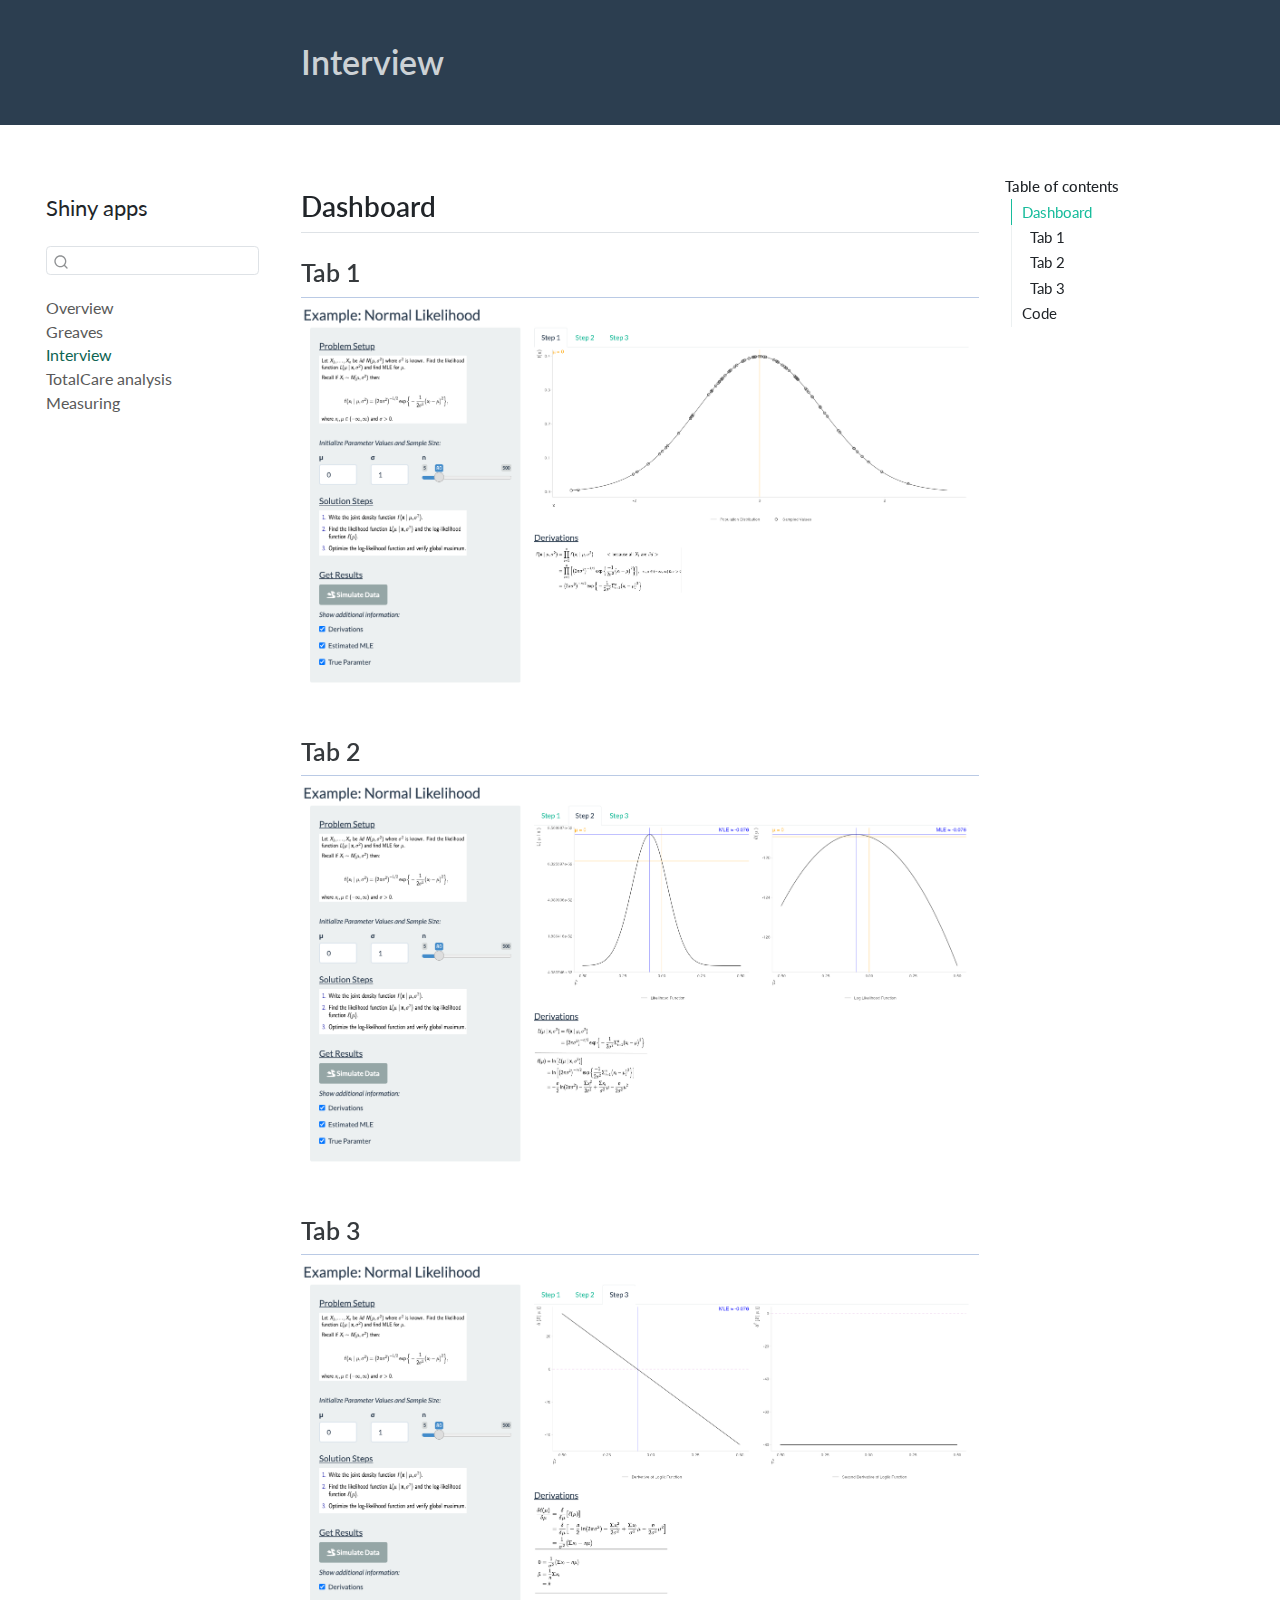
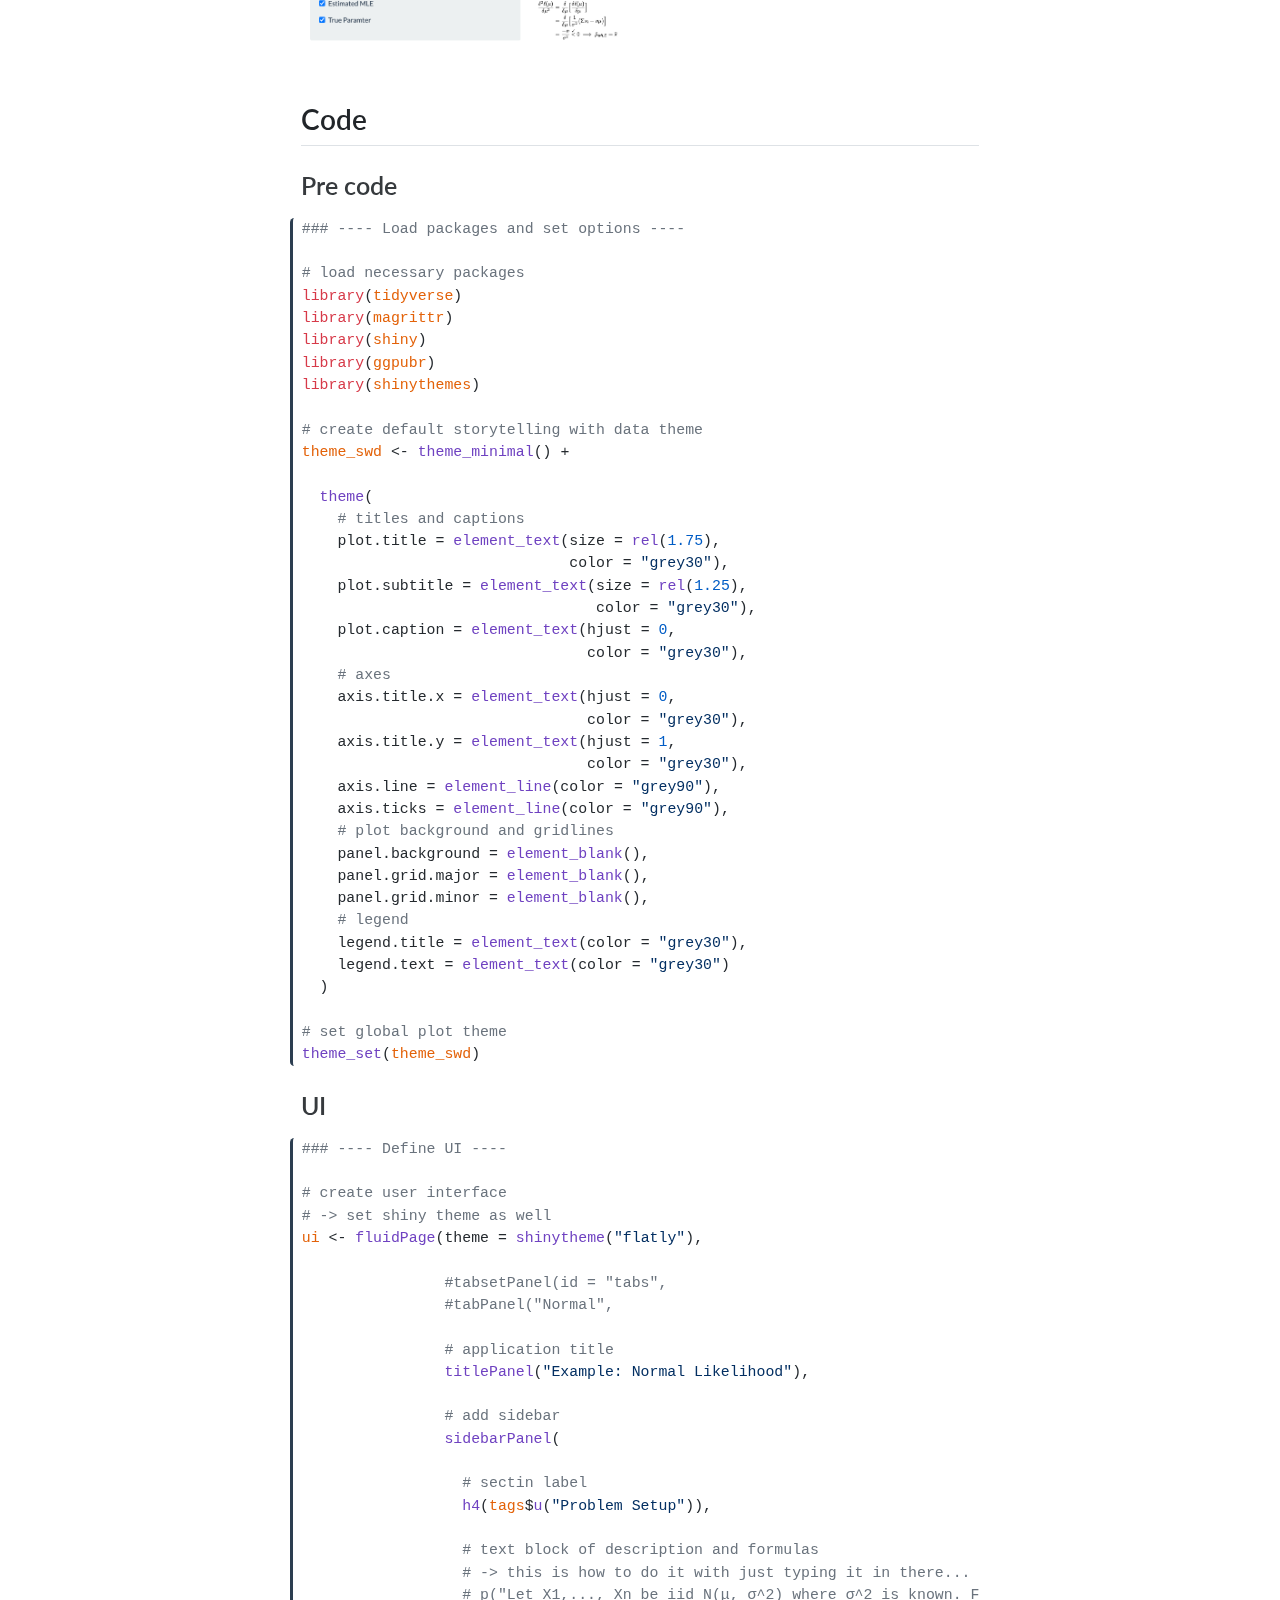
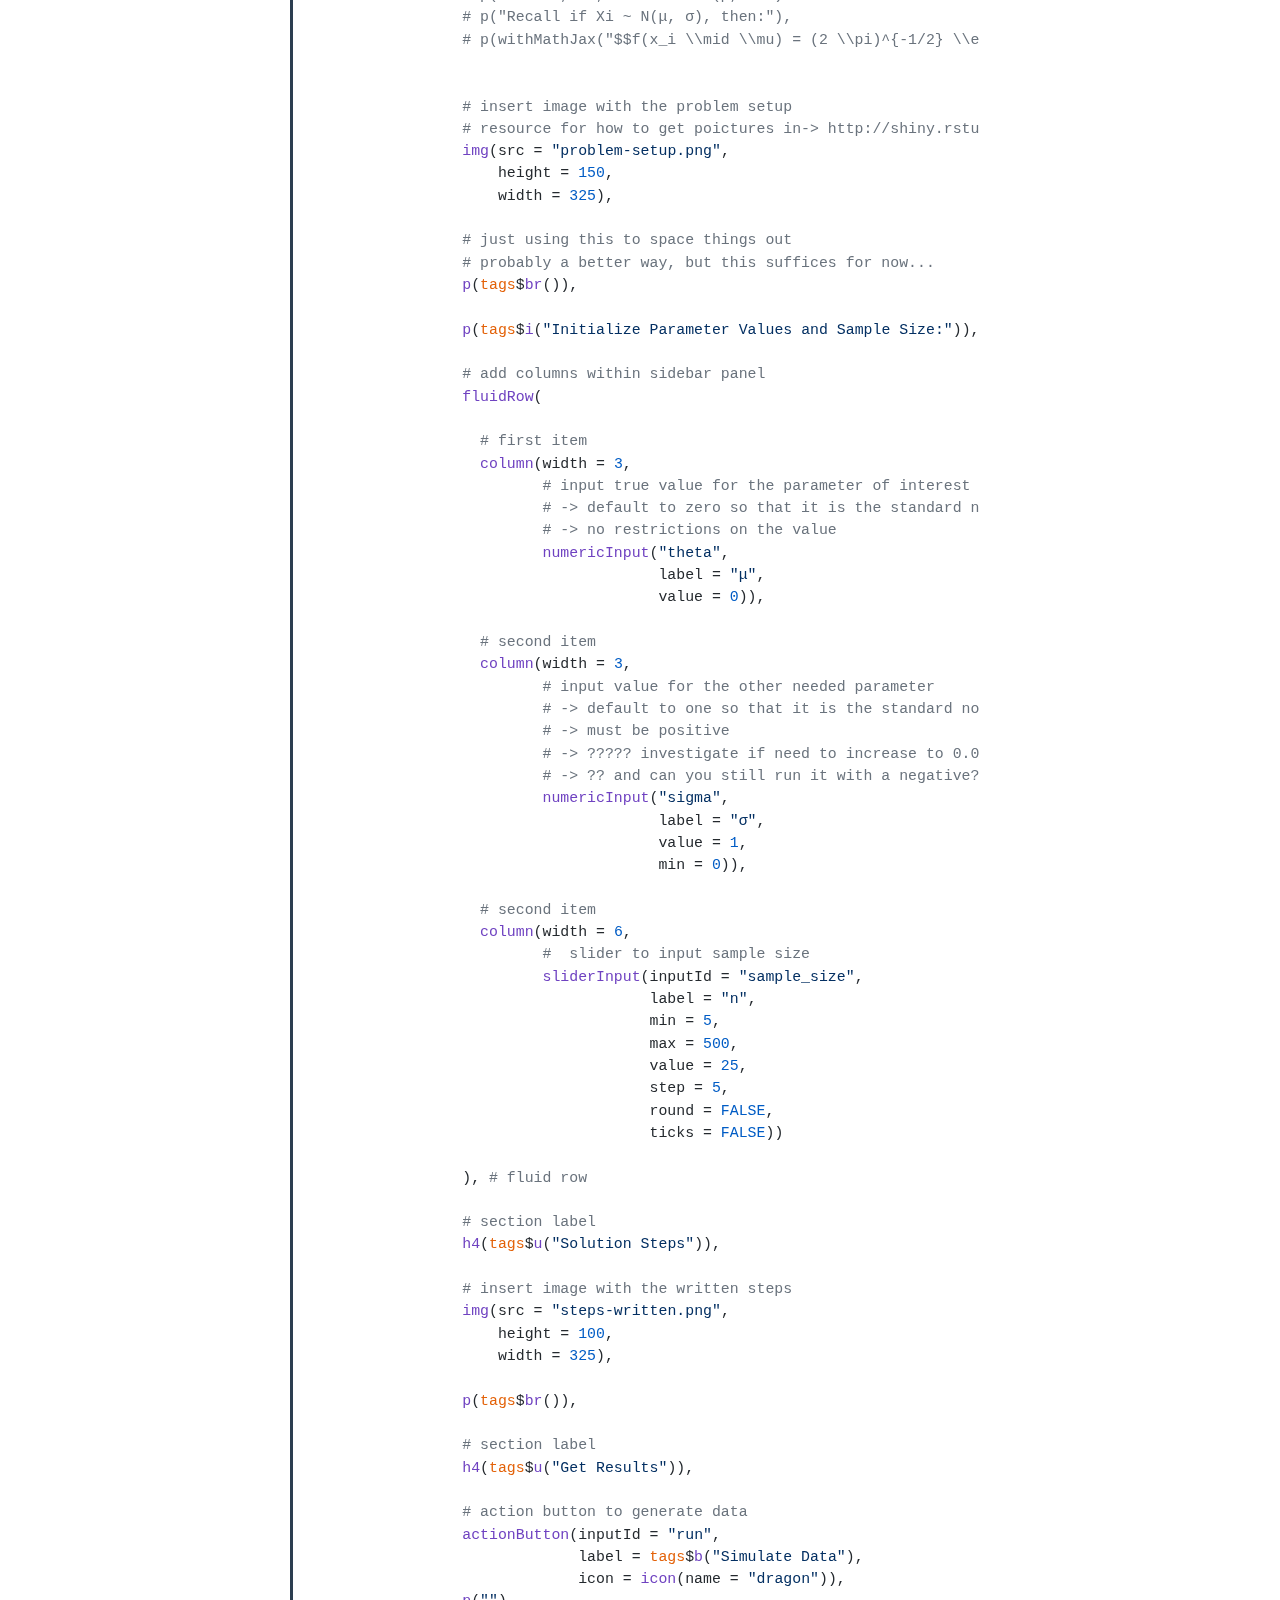
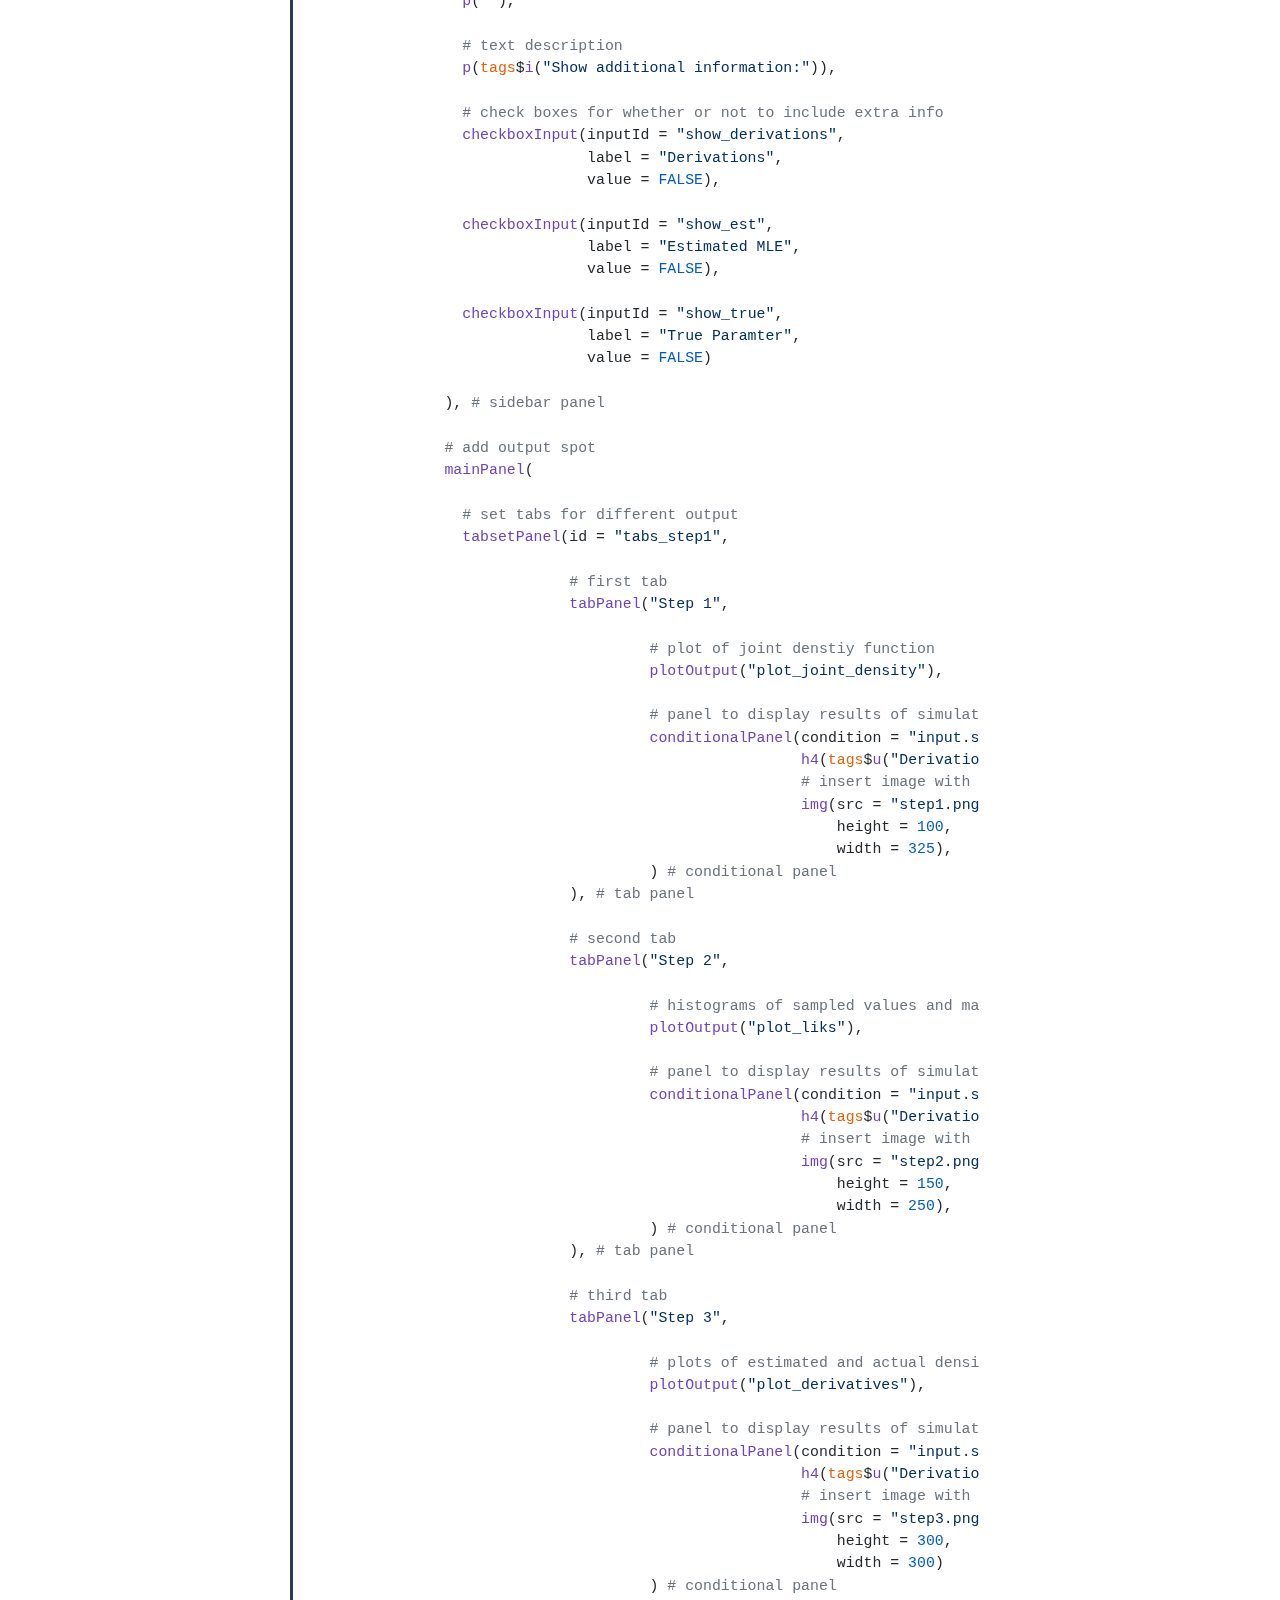
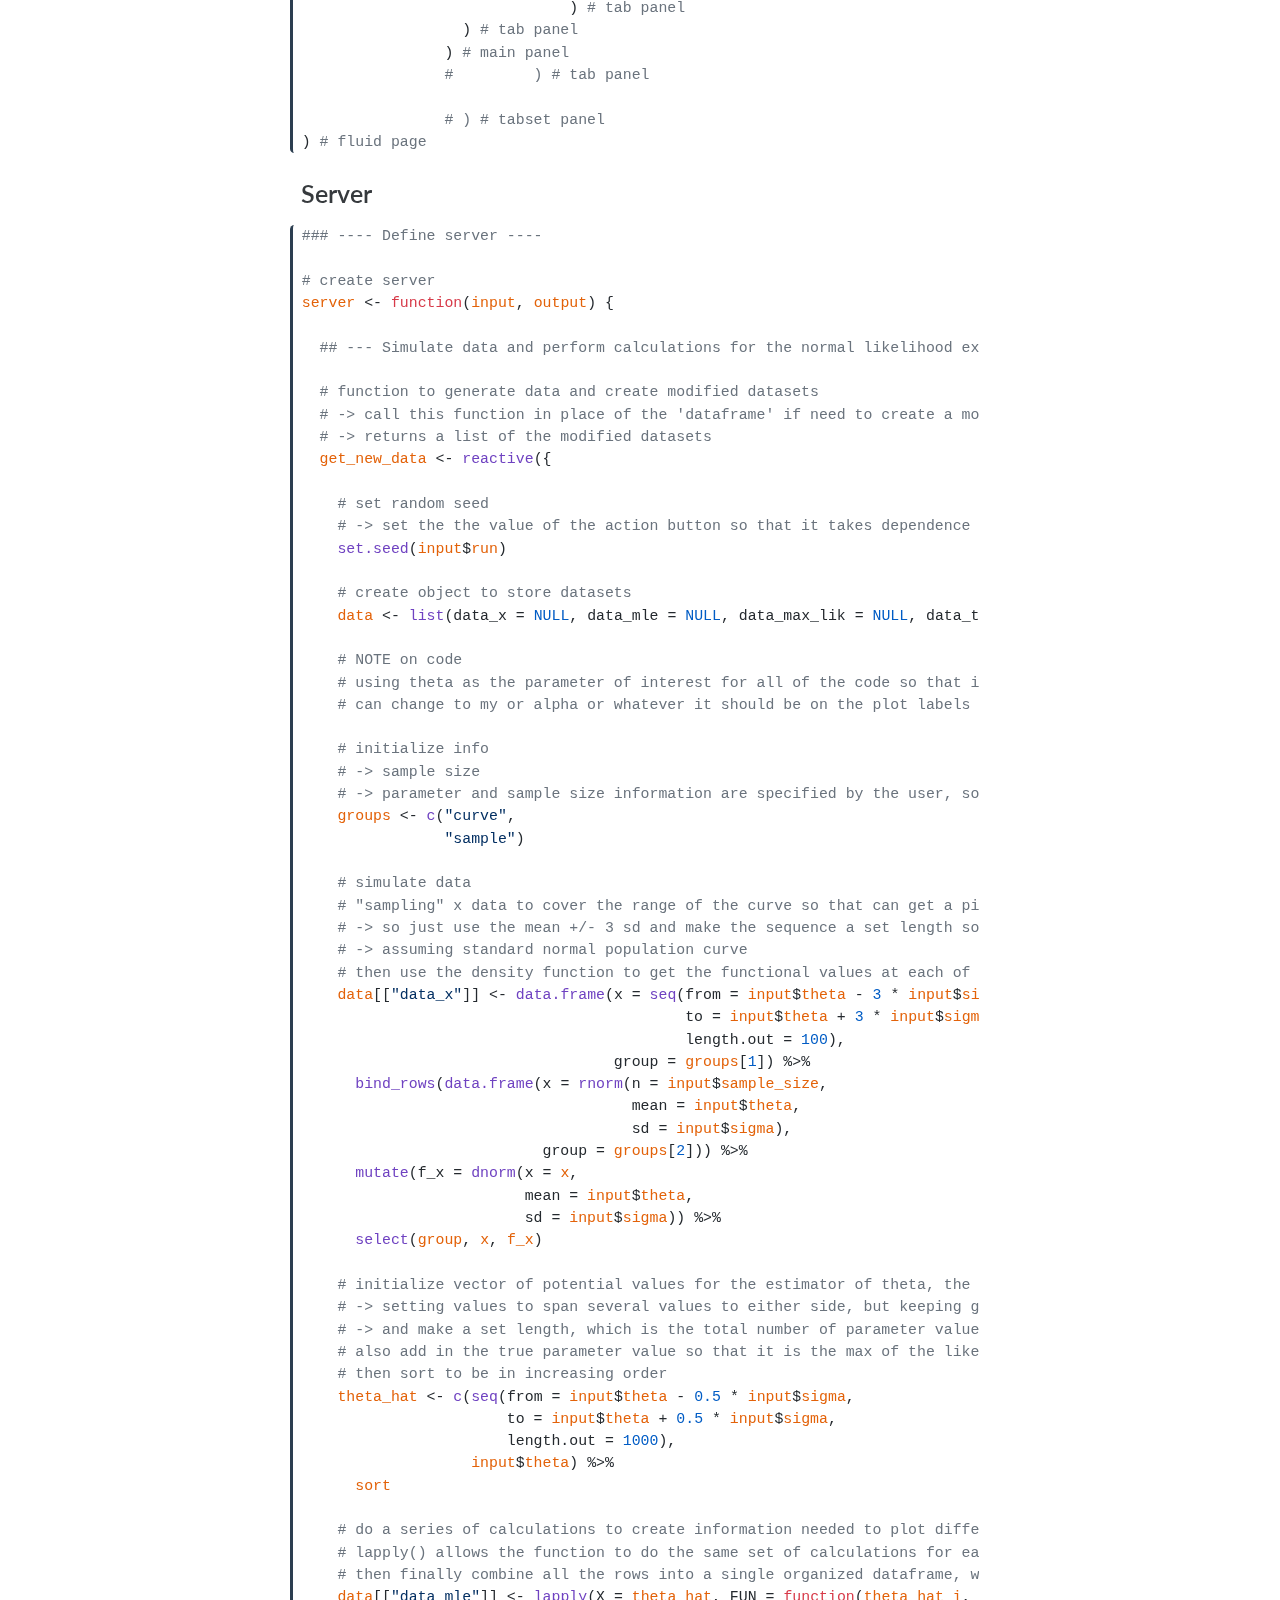
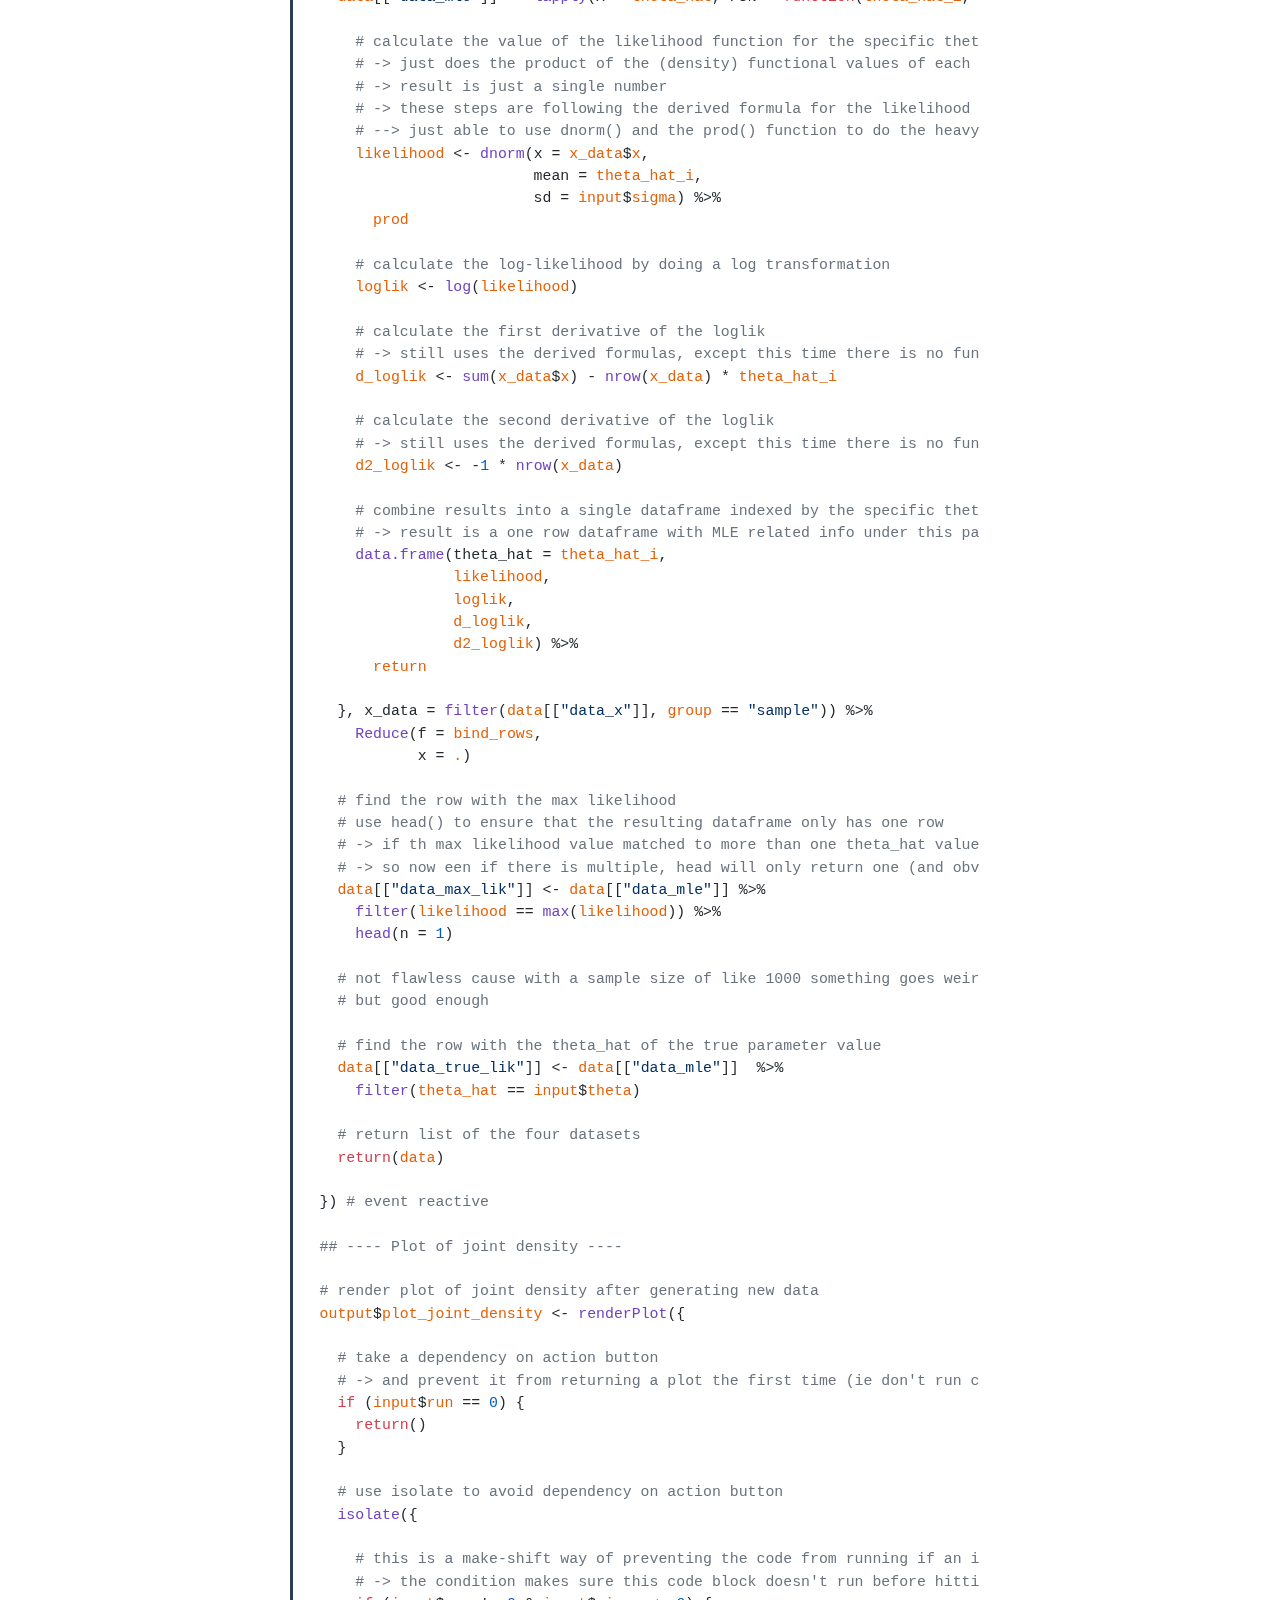
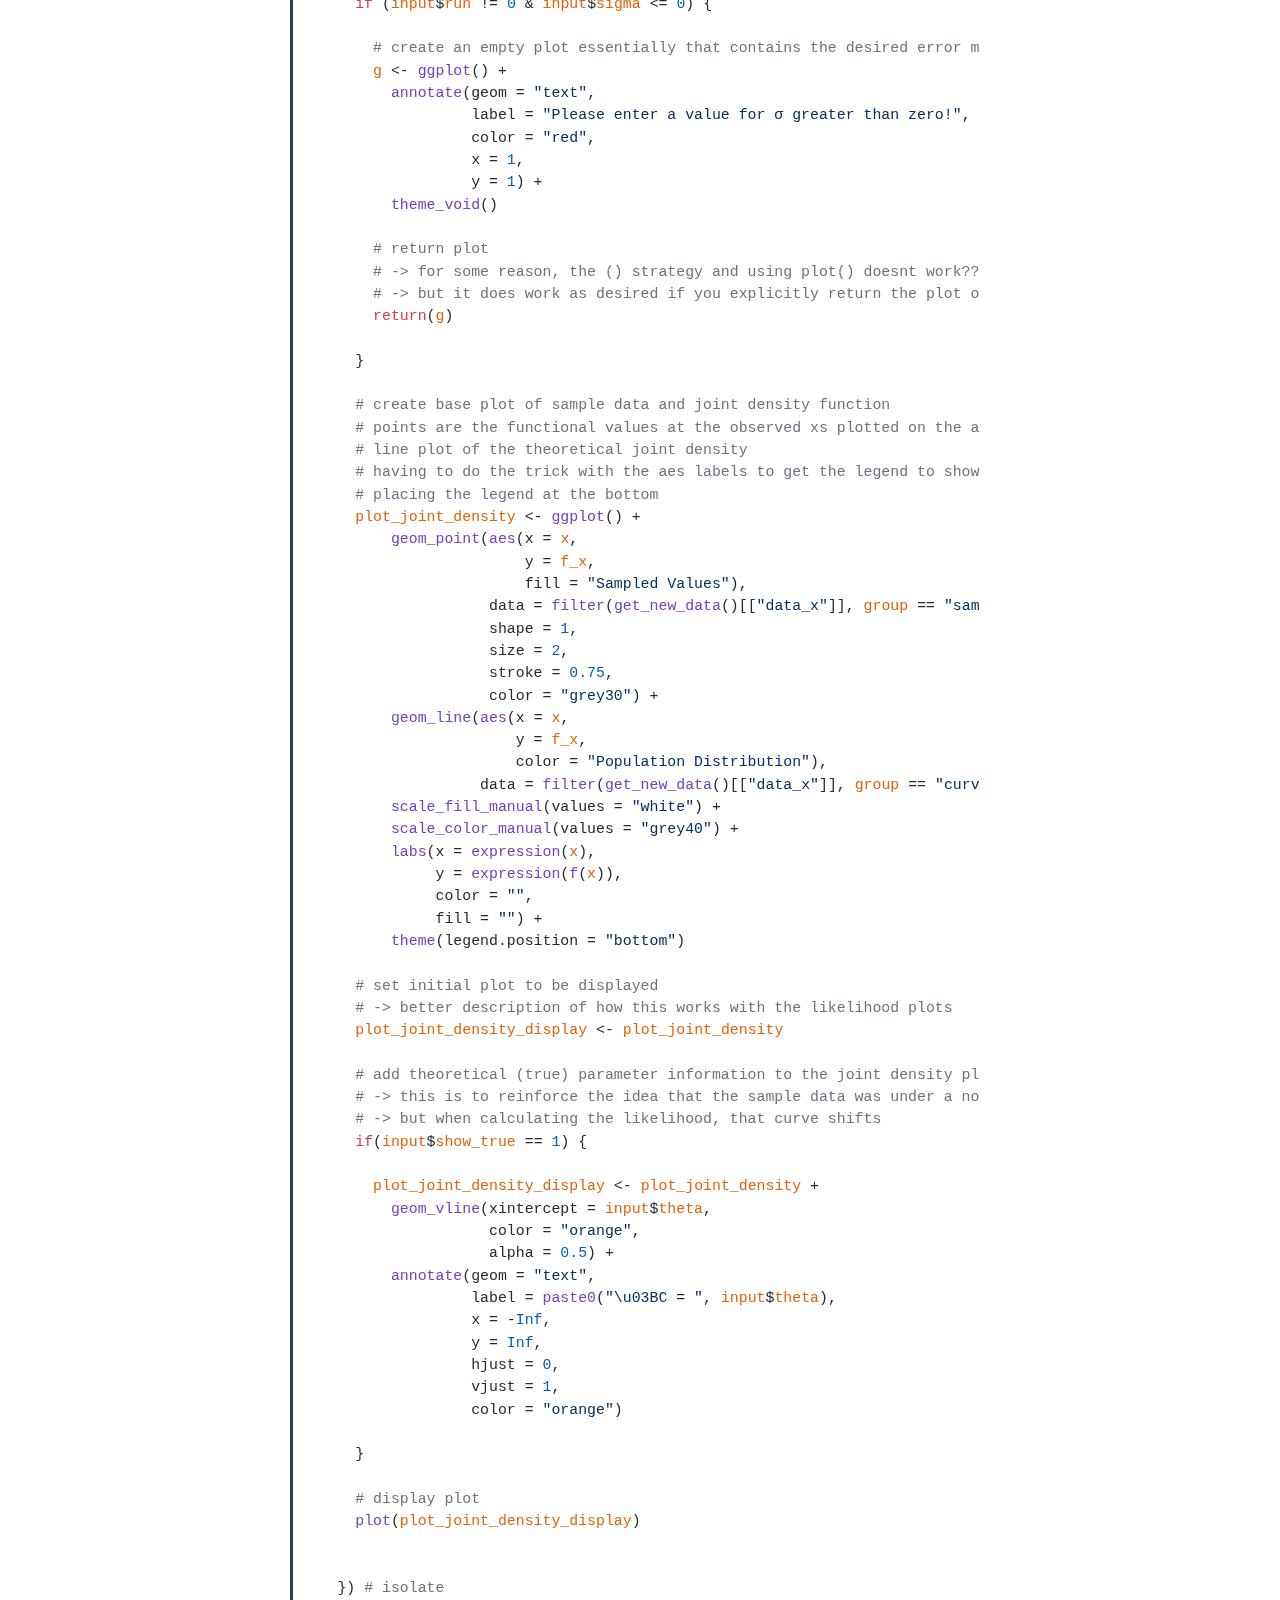
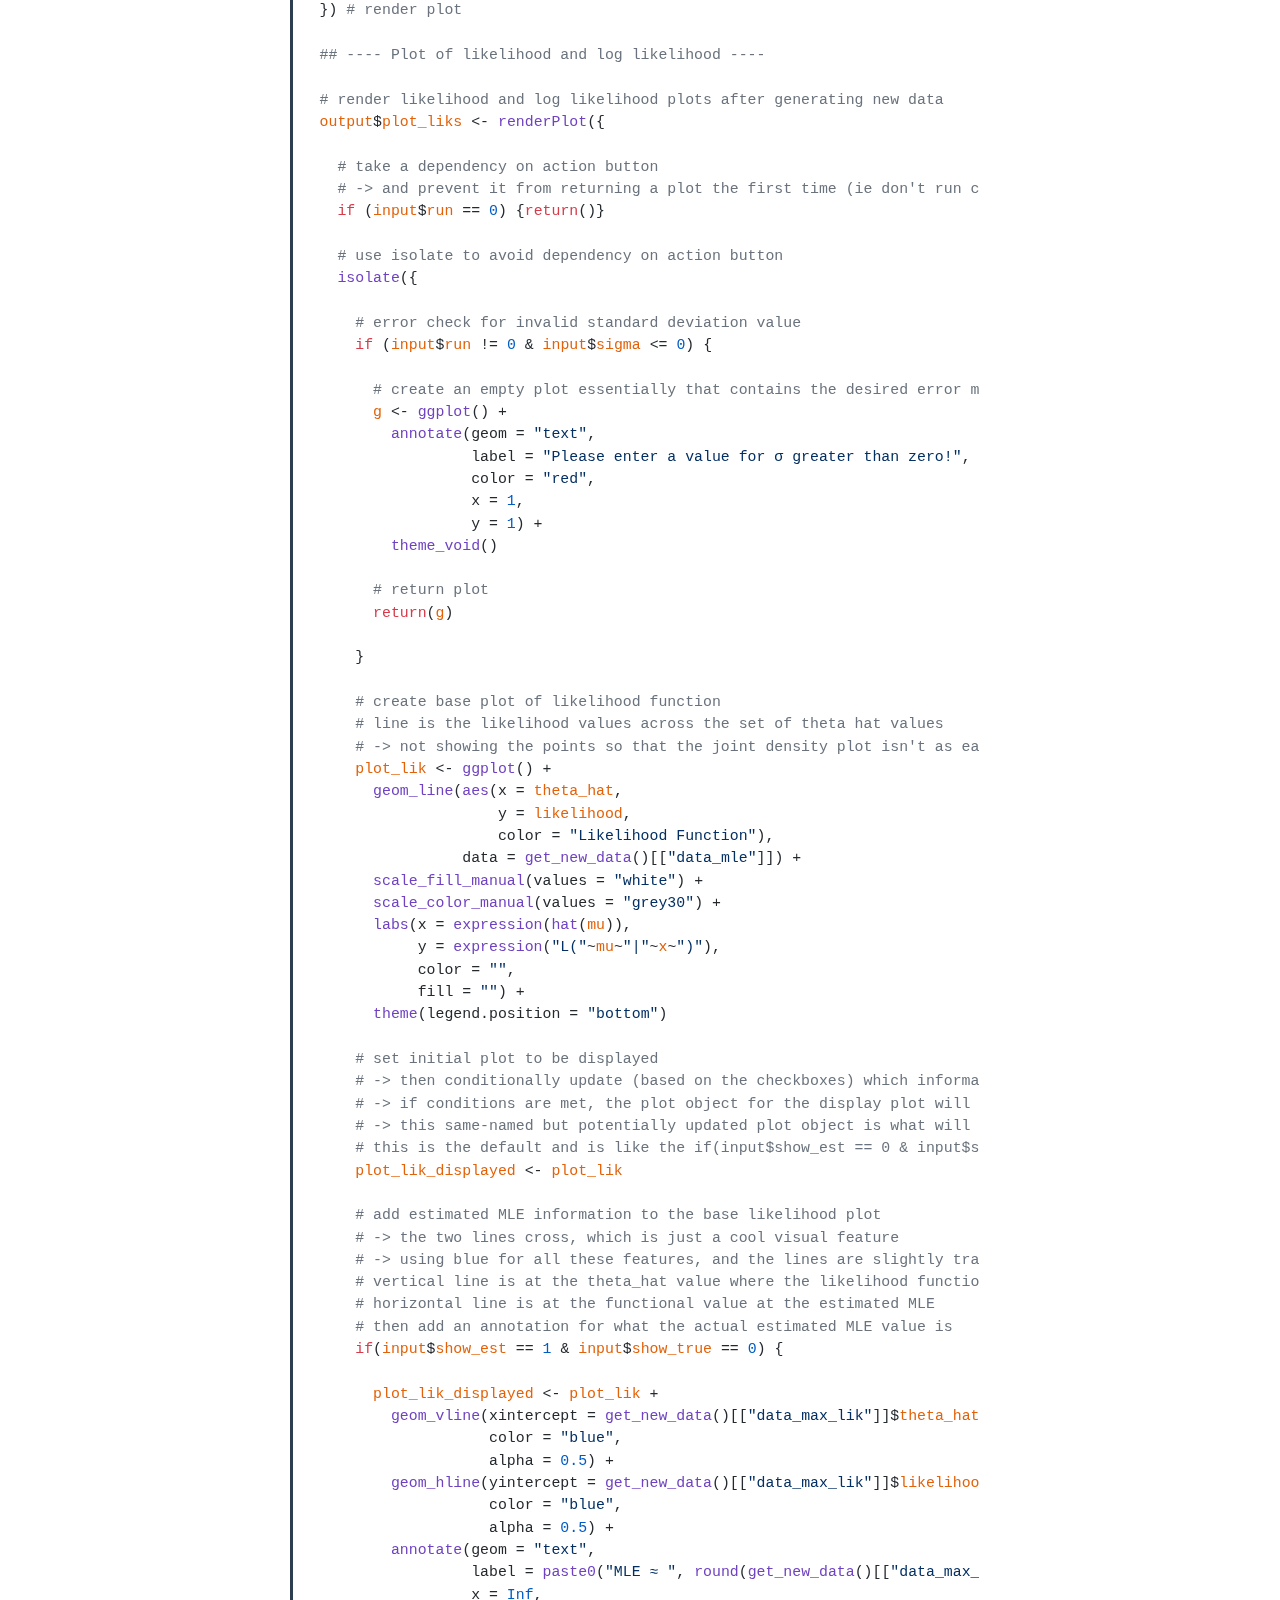
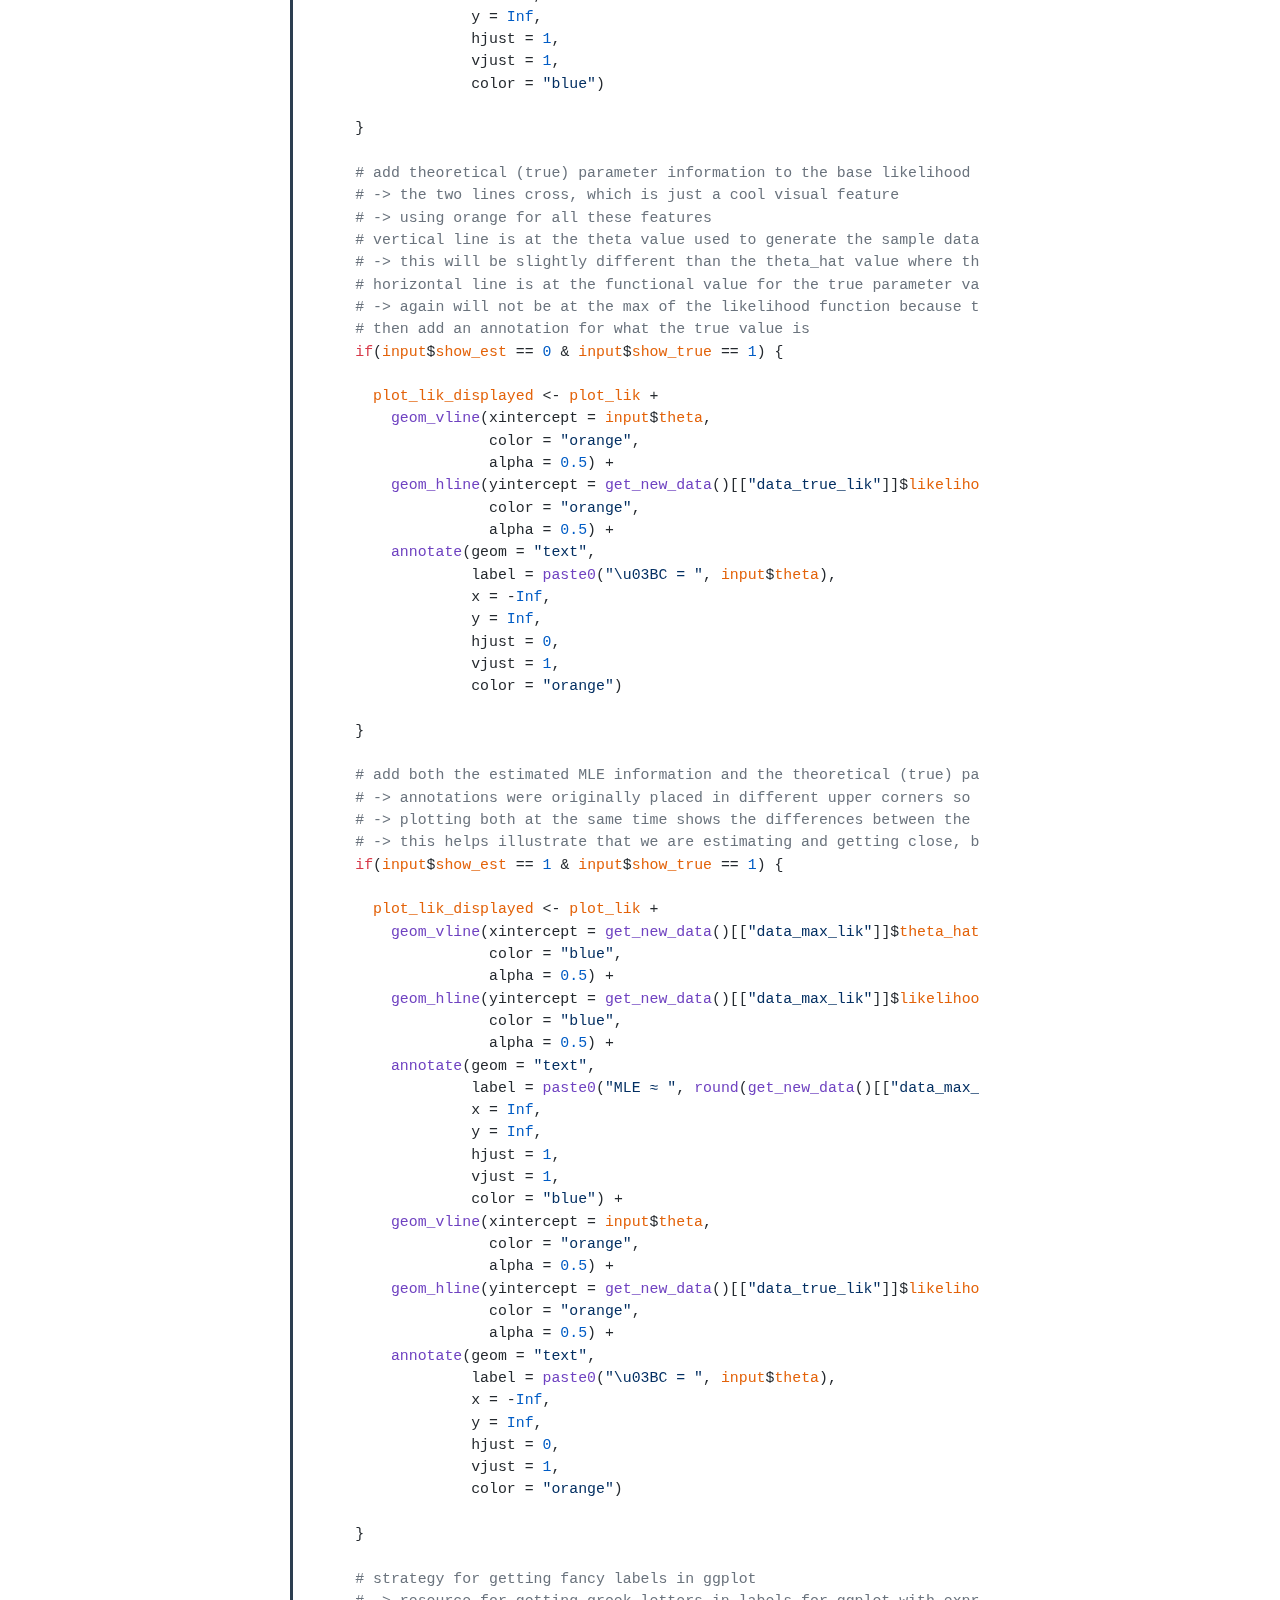
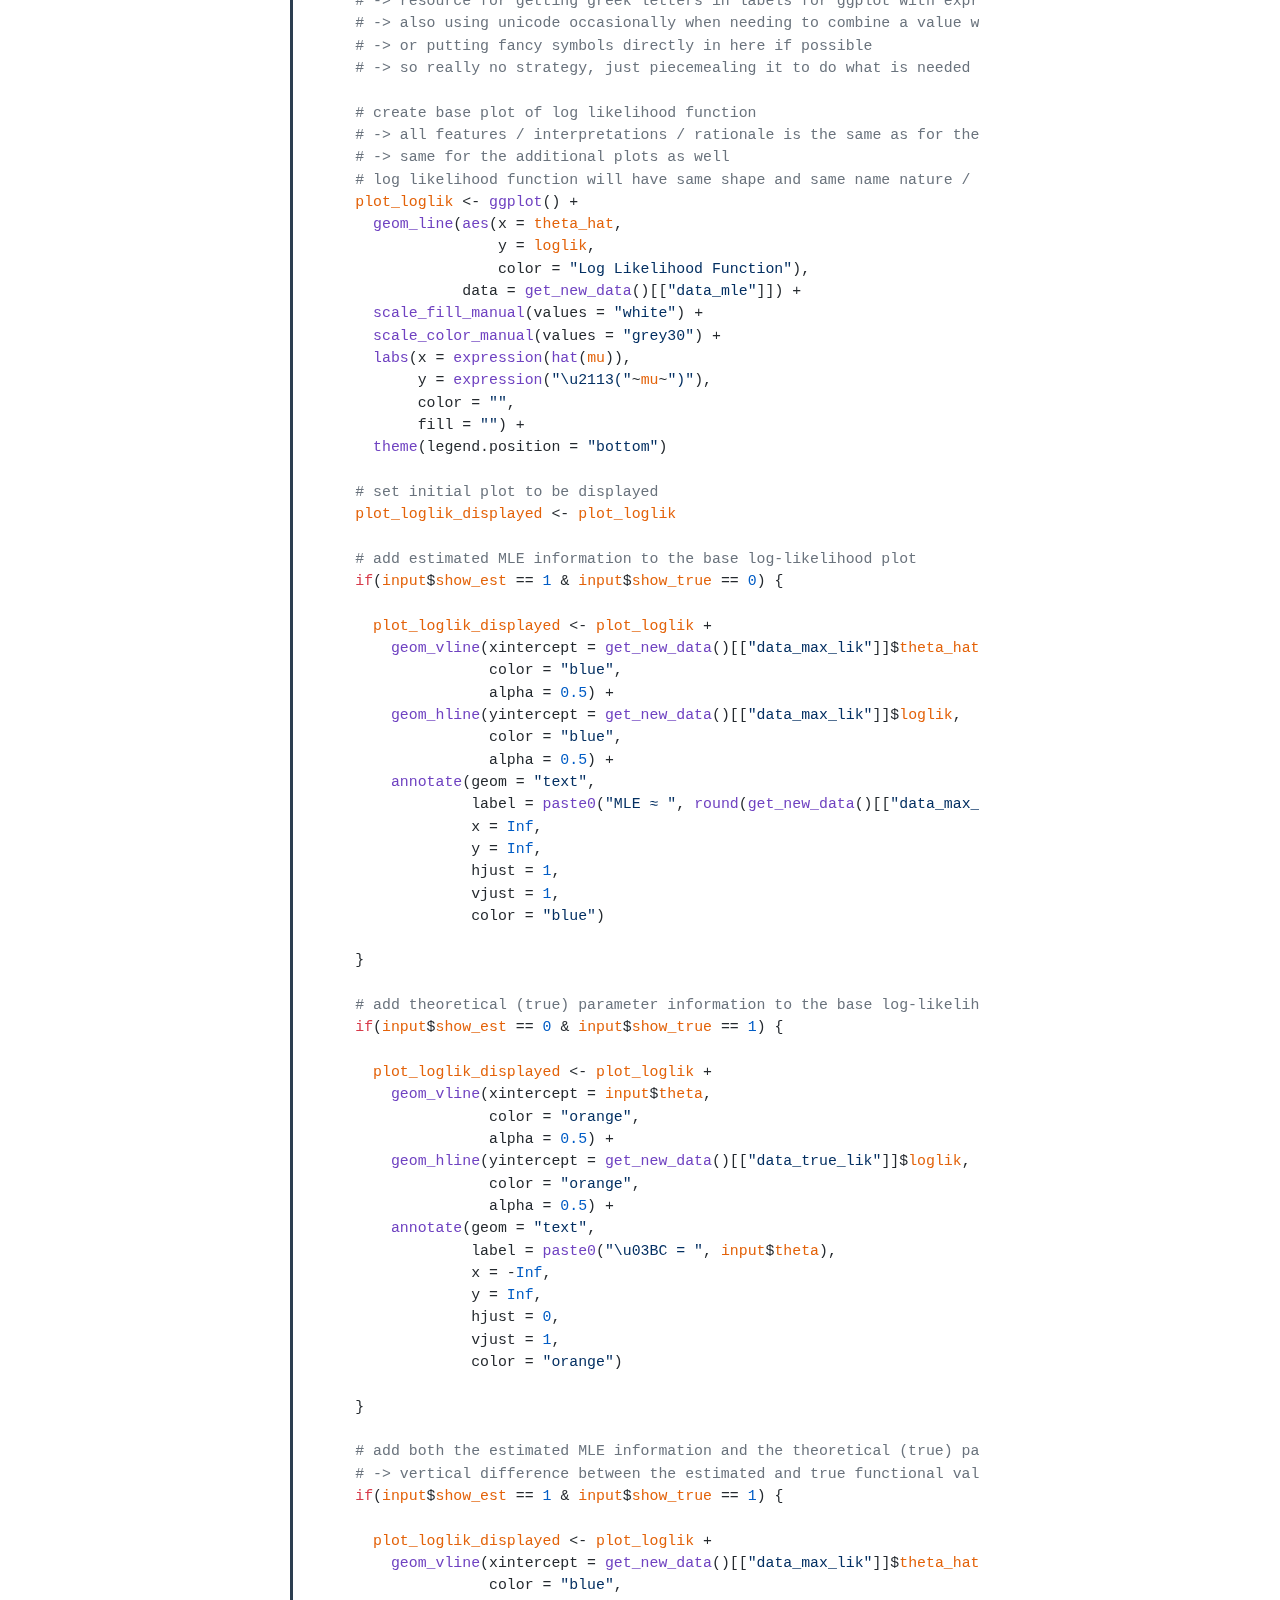
<file: docs/interview.html>
<!DOCTYPE html>
<html xmlns="http://www.w3.org/1999/xhtml" lang="en" xml:lang="en"><head>
<meta http-equiv="Content-Type" content="text/html; charset=UTF-8">
<meta charset="utf-8">
<meta name="generator" content="quarto-1.5.56">
<meta name="viewport" content="width=device-width, initial-scale=1.0, user-scalable=yes">
<title>Interview – Shiny apps</title>
<style>
code{white-space: pre-wrap;}
span.smallcaps{font-variant: small-caps;}
div.columns{display: flex; gap: min(4vw, 1.5em);}
div.column{flex: auto; overflow-x: auto;}
div.hanging-indent{margin-left: 1.5em; text-indent: -1.5em;}
ul.task-list{list-style: none;}
ul.task-list li input[type="checkbox"] {
  width: 0.8em;
  margin: 0 0.8em 0.2em -1em; /* quarto-specific, see https://github.com/quarto-dev/quarto-cli/issues/4556 */ 
  vertical-align: middle;
}
/* CSS for syntax highlighting */
pre > code.sourceCode { white-space: pre; position: relative; }
pre > code.sourceCode > span { line-height: 1.25; }
pre > code.sourceCode > span:empty { height: 1.2em; }
.sourceCode { overflow: visible; }
code.sourceCode > span { color: inherit; text-decoration: inherit; }
div.sourceCode { margin: 1em 0; }
pre.sourceCode { margin: 0; }
@media screen {
div.sourceCode { overflow: auto; }
}
@media print {
pre > code.sourceCode { white-space: pre-wrap; }
pre > code.sourceCode > span { display: inline-block; text-indent: -5em; padding-left: 5em; }
}
pre.numberSource code
  { counter-reset: source-line 0; }
pre.numberSource code > span
  { position: relative; left: -4em; counter-increment: source-line; }
pre.numberSource code > span > a:first-child::before
  { content: counter(source-line);
    position: relative; left: -1em; text-align: right; vertical-align: baseline;
    border: none; display: inline-block;
    -webkit-touch-callout: none; -webkit-user-select: none;
    -khtml-user-select: none; -moz-user-select: none;
    -ms-user-select: none; user-select: none;
    padding: 0 4px; width: 4em;
  }
pre.numberSource { margin-left: 3em;  padding-left: 4px; }
div.sourceCode
  {   }
@media screen {
pre > code.sourceCode > span > a:first-child::before { text-decoration: underline; }
}
</style>

<script src="site_libs/quarto-nav/quarto-nav.js"></script>
<script src="site_libs/quarto-nav/headroom.min.js"></script>
<script src="site_libs/clipboard/clipboard.min.js"></script>
<script src="site_libs/quarto-search/autocomplete.umd.js"></script>
<script src="site_libs/quarto-search/fuse.min.js"></script>
<script src="site_libs/quarto-search/quarto-search.js"></script>
<meta name="quarto:offset" content="./">
<link href="./totalcare.html" rel="next">
<link href="./greaves.html" rel="prev">
<script src="site_libs/quarto-html/quarto.js"></script>
<script src="site_libs/quarto-html/popper.min.js"></script>
<script src="site_libs/quarto-html/tippy.umd.min.js"></script>
<script src="site_libs/quarto-html/anchor.min.js"></script>
<link href="site_libs/quarto-html/tippy.css" rel="stylesheet">
<link href="site_libs/quarto-html/quarto-syntax-highlighting.css" rel="stylesheet" id="quarto-text-highlighting-styles">
<script src="site_libs/bootstrap/bootstrap.min.js"></script>
<link href="site_libs/bootstrap/bootstrap-icons.css" rel="stylesheet">
<link href="site_libs/bootstrap/bootstrap.min.css" rel="stylesheet" id="quarto-bootstrap" data-mode="light"><script id="quarto-search-options" type="application/json">{
  "location": "sidebar",
  "copy-button": false,
  "collapse-after": 3,
  "panel-placement": "start",
  "type": "textbox",
  "limit": 50,
  "keyboard-shortcut": [
    "f",
    "/",
    "s"
  ],
  "show-item-context": false,
  "language": {
    "search-no-results-text": "No results",
    "search-matching-documents-text": "matching documents",
    "search-copy-link-title": "Copy link to search",
    "search-hide-matches-text": "Hide additional matches",
    "search-more-match-text": "more match in this document",
    "search-more-matches-text": "more matches in this document",
    "search-clear-button-title": "Clear",
    "search-text-placeholder": "",
    "search-detached-cancel-button-title": "Cancel",
    "search-submit-button-title": "Submit",
    "search-label": "Search"
  }
}</script><link href="site_libs/pagedtable-1.1/css/pagedtable.css" rel="stylesheet">
<script src="site_libs/pagedtable-1.1/js/pagedtable.js"></script>
</head>
<body class="nav-sidebar floating">

<div id="quarto-search-results"></div>
  <header id="quarto-header" class="headroom fixed-top quarto-banner"><nav class="quarto-secondary-nav"><div class="container-fluid d-flex">
      <button type="button" class="quarto-btn-toggle btn" data-bs-toggle="collapse" role="button" data-bs-target=".quarto-sidebar-collapse-item" aria-controls="quarto-sidebar" aria-expanded="false" aria-label="Toggle sidebar navigation" onclick="if (window.quartoToggleHeadroom) { window.quartoToggleHeadroom(); }">
        <i class="bi bi-layout-text-sidebar-reverse"></i>
      </button>
        <nav class="quarto-page-breadcrumbs" aria-label="breadcrumb"><ol class="breadcrumb"><li class="breadcrumb-item"><a href="./interview.html">Interview</a></li></ol></nav>
        <a class="flex-grow-1" role="navigation" data-bs-toggle="collapse" data-bs-target=".quarto-sidebar-collapse-item" aria-controls="quarto-sidebar" aria-expanded="false" aria-label="Toggle sidebar navigation" onclick="if (window.quartoToggleHeadroom) { window.quartoToggleHeadroom(); }">      
        </a>
      <button type="button" class="btn quarto-search-button" aria-label="Search" onclick="window.quartoOpenSearch();">
        <i class="bi bi-search"></i>
      </button>
    </div>
  </nav></header><!-- content --><header id="title-block-header" class="quarto-title-block default page-columns page-full"><div class="quarto-title-banner page-columns page-full">
    <div class="quarto-title column-body">
      <h1 class="title">Interview</h1>
                      </div>
  </div>
    
  
  <div class="quarto-title-meta">

      
    
      
    </div>
    
  
  </header><div id="quarto-content" class="quarto-container page-columns page-rows-contents page-layout-article">
<!-- sidebar -->
  <nav id="quarto-sidebar" class="sidebar collapse collapse-horizontal quarto-sidebar-collapse-item sidebar-navigation floating overflow-auto"><div class="pt-lg-2 mt-2 text-left sidebar-header">
    <div class="sidebar-title mb-0 py-0">
      <a href="./">Shiny apps</a> 
    </div>
      </div>
        <div class="mt-2 flex-shrink-0 align-items-center">
        <div class="sidebar-search">
        <div id="quarto-search" class="" title="Search"></div>
        </div>
        </div>
    <div class="sidebar-menu-container"> 
    <ul class="list-unstyled mt-1">
<li class="sidebar-item">
  <div class="sidebar-item-container"> 
  <a href="./index.html" class="sidebar-item-text sidebar-link">
 <span class="menu-text">Overview</span></a>
  </div>
</li>
        <li class="sidebar-item">
  <div class="sidebar-item-container"> 
  <a href="./greaves.html" class="sidebar-item-text sidebar-link">
 <span class="menu-text">Greaves</span></a>
  </div>
</li>
        <li class="sidebar-item">
  <div class="sidebar-item-container"> 
  <a href="./interview.html" class="sidebar-item-text sidebar-link active">
 <span class="menu-text">Interview</span></a>
  </div>
</li>
        <li class="sidebar-item">
  <div class="sidebar-item-container"> 
  <a href="./totalcare.html" class="sidebar-item-text sidebar-link">
 <span class="menu-text">TotalCare analysis</span></a>
  </div>
</li>
        <li class="sidebar-item">
  <div class="sidebar-item-container"> 
  <a href="./measuring.html" class="sidebar-item-text sidebar-link">
 <span class="menu-text">Measuring</span></a>
  </div>
</li>
    </ul>
</div>
</nav><div id="quarto-sidebar-glass" class="quarto-sidebar-collapse-item" data-bs-toggle="collapse" data-bs-target=".quarto-sidebar-collapse-item"></div>
<!-- margin-sidebar -->
    <div id="quarto-margin-sidebar" class="sidebar margin-sidebar">
        <nav id="TOC" role="doc-toc" class="toc-active"><h2 id="toc-title">Table of contents</h2>
   
  <ul>
<li>
<a href="#dashboard" id="toc-dashboard" class="nav-link active" data-scroll-target="#dashboard">Dashboard</a>
  <ul class="collapse">
<li><a href="#tab-1" id="toc-tab-1" class="nav-link" data-scroll-target="#tab-1">Tab 1</a></li>
  <li><a href="#tab-2" id="toc-tab-2" class="nav-link" data-scroll-target="#tab-2">Tab 2</a></li>
  <li><a href="#tab-3" id="toc-tab-3" class="nav-link" data-scroll-target="#tab-3">Tab 3</a></li>
  </ul>
</li>
  <li>
<a href="#code" id="toc-code" class="nav-link" data-scroll-target="#code">Code</a>
  <ul class="collapse">
<li><a href="#pre-code" id="toc-pre-code" class="nav-link" data-scroll-target="#pre-code">Pre code</a></li>
  <li><a href="#ui" id="toc-ui" class="nav-link" data-scroll-target="#ui">UI</a></li>
  <li><a href="#server" id="toc-server" class="nav-link" data-scroll-target="#server">Server</a></li>
  <li><a href="#combine" id="toc-combine" class="nav-link" data-scroll-target="#combine">Combine</a></li>
  </ul>
</li>
  </ul></nav>
    </div>
<!-- main -->
<main class="content quarto-banner-title-block" id="quarto-document-content"><section id="dashboard" class="level2"><h2 class="anchored" data-anchor-id="dashboard">Dashboard</h2>
<section id="tab-1" class="level3"><h3 class="anchored" data-anchor-id="tab-1">Tab 1</h3>
<p><img src="files/interview1.png" class="img-fluid"></p>
</section><section id="tab-2" class="level3"><h3 class="anchored" data-anchor-id="tab-2">Tab 2</h3>
<p><img src="files/interview2.png" class="img-fluid"></p>
</section><section id="tab-3" class="level3"><h3 class="anchored" data-anchor-id="tab-3">Tab 3</h3>
<p><img src="files/interview3.png" class="img-fluid"></p>
</section></section><section id="code" class="level2"><h2 class="anchored" data-anchor-id="code">Code</h2>
<section id="pre-code" class="level3"><h3 class="anchored" data-anchor-id="pre-code">Pre code</h3>
<div class="cell">
<div class="sourceCode" id="cb1"><pre class="downlit sourceCode r code-with-copy"><code class="sourceCode R"><span><span class="co">### ---- Load packages and set options ----</span></span>
<span></span>
<span><span class="co"># load necessary packages</span></span>
<span><span class="kw"><a href="https://rdrr.io/r/base/library.html">library</a></span><span class="op">(</span><span class="va"><a href="https://tidyverse.tidyverse.org">tidyverse</a></span><span class="op">)</span></span>
<span><span class="kw"><a href="https://rdrr.io/r/base/library.html">library</a></span><span class="op">(</span><span class="va"><a href="https://magrittr.tidyverse.org">magrittr</a></span><span class="op">)</span></span>
<span><span class="kw"><a href="https://rdrr.io/r/base/library.html">library</a></span><span class="op">(</span><span class="va"><a href="https://shiny.posit.co/">shiny</a></span><span class="op">)</span></span>
<span><span class="kw"><a href="https://rdrr.io/r/base/library.html">library</a></span><span class="op">(</span><span class="va"><a href="https://rpkgs.datanovia.com/ggpubr/">ggpubr</a></span><span class="op">)</span></span>
<span><span class="kw"><a href="https://rdrr.io/r/base/library.html">library</a></span><span class="op">(</span><span class="va"><a href="https://rstudio.github.io/shinythemes/">shinythemes</a></span><span class="op">)</span></span>
<span></span>
<span><span class="co"># create default storytelling with data theme</span></span>
<span><span class="va">theme_swd</span> <span class="op">&lt;-</span> <span class="fu"><a href="https://ggplot2.tidyverse.org/reference/ggtheme.html">theme_minimal</a></span><span class="op">(</span><span class="op">)</span> <span class="op">+</span> </span>
<span>  </span>
<span>  <span class="fu"><a href="https://ggplot2.tidyverse.org/reference/theme.html">theme</a></span><span class="op">(</span></span>
<span>    <span class="co"># titles and captions</span></span>
<span>    plot.title <span class="op">=</span> <span class="fu"><a href="https://ggplot2.tidyverse.org/reference/element.html">element_text</a></span><span class="op">(</span>size <span class="op">=</span> <span class="fu"><a href="https://ggplot2.tidyverse.org/reference/element.html">rel</a></span><span class="op">(</span><span class="fl">1.75</span><span class="op">)</span>,</span>
<span>                              color <span class="op">=</span> <span class="st">"grey30"</span><span class="op">)</span>,</span>
<span>    plot.subtitle <span class="op">=</span> <span class="fu"><a href="https://ggplot2.tidyverse.org/reference/element.html">element_text</a></span><span class="op">(</span>size <span class="op">=</span> <span class="fu"><a href="https://ggplot2.tidyverse.org/reference/element.html">rel</a></span><span class="op">(</span><span class="fl">1.25</span><span class="op">)</span>,</span>
<span>                                 color <span class="op">=</span> <span class="st">"grey30"</span><span class="op">)</span>,</span>
<span>    plot.caption <span class="op">=</span> <span class="fu"><a href="https://ggplot2.tidyverse.org/reference/element.html">element_text</a></span><span class="op">(</span>hjust <span class="op">=</span> <span class="fl">0</span>,</span>
<span>                                color <span class="op">=</span> <span class="st">"grey30"</span><span class="op">)</span>,</span>
<span>    <span class="co"># axes</span></span>
<span>    axis.title.x <span class="op">=</span> <span class="fu"><a href="https://ggplot2.tidyverse.org/reference/element.html">element_text</a></span><span class="op">(</span>hjust <span class="op">=</span> <span class="fl">0</span>,</span>
<span>                                color <span class="op">=</span> <span class="st">"grey30"</span><span class="op">)</span>,</span>
<span>    axis.title.y <span class="op">=</span> <span class="fu"><a href="https://ggplot2.tidyverse.org/reference/element.html">element_text</a></span><span class="op">(</span>hjust <span class="op">=</span> <span class="fl">1</span>,</span>
<span>                                color <span class="op">=</span> <span class="st">"grey30"</span><span class="op">)</span>,</span>
<span>    axis.line <span class="op">=</span> <span class="fu"><a href="https://ggplot2.tidyverse.org/reference/element.html">element_line</a></span><span class="op">(</span>color <span class="op">=</span> <span class="st">"grey90"</span><span class="op">)</span>,</span>
<span>    axis.ticks <span class="op">=</span> <span class="fu"><a href="https://ggplot2.tidyverse.org/reference/element.html">element_line</a></span><span class="op">(</span>color <span class="op">=</span> <span class="st">"grey90"</span><span class="op">)</span>,</span>
<span>    <span class="co"># plot background and gridlines</span></span>
<span>    panel.background <span class="op">=</span> <span class="fu"><a href="https://ggplot2.tidyverse.org/reference/element.html">element_blank</a></span><span class="op">(</span><span class="op">)</span>,</span>
<span>    panel.grid.major <span class="op">=</span> <span class="fu"><a href="https://ggplot2.tidyverse.org/reference/element.html">element_blank</a></span><span class="op">(</span><span class="op">)</span>,</span>
<span>    panel.grid.minor <span class="op">=</span> <span class="fu"><a href="https://ggplot2.tidyverse.org/reference/element.html">element_blank</a></span><span class="op">(</span><span class="op">)</span>,</span>
<span>    <span class="co"># legend</span></span>
<span>    legend.title <span class="op">=</span> <span class="fu"><a href="https://ggplot2.tidyverse.org/reference/element.html">element_text</a></span><span class="op">(</span>color <span class="op">=</span> <span class="st">"grey30"</span><span class="op">)</span>,</span>
<span>    legend.text <span class="op">=</span> <span class="fu"><a href="https://ggplot2.tidyverse.org/reference/element.html">element_text</a></span><span class="op">(</span>color <span class="op">=</span> <span class="st">"grey30"</span><span class="op">)</span></span>
<span>  <span class="op">)</span></span>
<span></span>
<span><span class="co"># set global plot theme</span></span>
<span><span class="fu"><a href="https://ggplot2.tidyverse.org/reference/theme_get.html">theme_set</a></span><span class="op">(</span><span class="va">theme_swd</span><span class="op">)</span></span></code><button title="Copy to Clipboard" class="code-copy-button"><i class="bi"></i></button></pre></div>
</div>
</section><section id="ui" class="level3"><h3 class="anchored" data-anchor-id="ui">UI</h3>
<div class="cell">
<div class="sourceCode" id="cb2"><pre class="downlit sourceCode r code-with-copy"><code class="sourceCode R"><span><span class="co">### ---- Define UI ----</span></span>
<span></span>
<span><span class="co"># create user interface</span></span>
<span><span class="co"># -&gt; set shiny theme as well</span></span>
<span><span class="va">ui</span> <span class="op">&lt;-</span> <span class="fu"><a href="https://rdrr.io/pkg/shiny/man/fluidPage.html">fluidPage</a></span><span class="op">(</span>theme <span class="op">=</span> <span class="fu"><a href="https://rdrr.io/pkg/shinythemes/man/shinytheme.html">shinytheme</a></span><span class="op">(</span><span class="st">"flatly"</span><span class="op">)</span>,</span>
<span>                </span>
<span>                <span class="co">#tabsetPanel(id = "tabs",</span></span>
<span>                <span class="co">#tabPanel("Normal",</span></span>
<span>                </span>
<span>                <span class="co"># application title</span></span>
<span>                <span class="fu"><a href="https://rdrr.io/pkg/shiny/man/titlePanel.html">titlePanel</a></span><span class="op">(</span><span class="st">"Example: Normal Likelihood"</span><span class="op">)</span>,</span>
<span>                </span>
<span>                <span class="co"># add sidebar</span></span>
<span>                <span class="fu"><a href="https://rdrr.io/pkg/shiny/man/sidebarLayout.html">sidebarPanel</a></span><span class="op">(</span></span>
<span>                  </span>
<span>                  <span class="co"># sectin label</span></span>
<span>                  <span class="fu"><a href="https://rstudio.github.io/htmltools/reference/builder.html">h4</a></span><span class="op">(</span><span class="va">tags</span><span class="op">$</span><span class="fu">u</span><span class="op">(</span><span class="st">"Problem Setup"</span><span class="op">)</span><span class="op">)</span>,</span>
<span>                  </span>
<span>                  <span class="co"># text block of description and formulas</span></span>
<span>                  <span class="co"># -&gt; this is how to do it with just typing it in there...</span></span>
<span>                  <span class="co"># p("Let X1,..., Xn be iid N(μ, σ^2) where σ^2 is known. Find the likelihood function L(μ | x) and find the Maximum Likelihood Estimator (MLE) of μ."),</span></span>
<span>                  <span class="co"># p("Recall if Xi ~ N(μ, σ), then:"),</span></span>
<span>                  <span class="co"># p(withMathJax("$$f(x_i \\mid \\mu) = (2 \\pi)^{-1/2} \\exp \\big\\{-\\frac{1}{2} \\big(\\frac{x_i - \\mu}{\\sigma}\\big)^2\\big\\}, \\\\x_i, \\mu \\in (-\\infty, \\infty) \\quad \\&amp; \\quad \\sigma &gt; 0.$$")),</span></span>
<span>                  </span>
<span>                  </span>
<span>                  <span class="co"># insert image with the problem setup</span></span>
<span>                  <span class="co"># resource for how to get poictures in-&gt; http://shiny.rstudio-staging.com/tutorial/written-tutorial/lesson2/</span></span>
<span>                  <span class="fu"><a href="https://rstudio.github.io/htmltools/reference/builder.html">img</a></span><span class="op">(</span>src <span class="op">=</span> <span class="st">"problem-setup.png"</span>,</span>
<span>                      height <span class="op">=</span> <span class="fl">150</span>,</span>
<span>                      width <span class="op">=</span> <span class="fl">325</span><span class="op">)</span>,</span>
<span>                  </span>
<span>                  <span class="co"># just using this to space things out</span></span>
<span>                  <span class="co"># probably a better way, but this suffices for now...</span></span>
<span>                  <span class="fu"><a href="https://rstudio.github.io/htmltools/reference/builder.html">p</a></span><span class="op">(</span><span class="va">tags</span><span class="op">$</span><span class="fu">br</span><span class="op">(</span><span class="op">)</span><span class="op">)</span>,</span>
<span>                  </span>
<span>                  <span class="fu"><a href="https://rstudio.github.io/htmltools/reference/builder.html">p</a></span><span class="op">(</span><span class="va">tags</span><span class="op">$</span><span class="fu">i</span><span class="op">(</span><span class="st">"Initialize Parameter Values and Sample Size:"</span><span class="op">)</span><span class="op">)</span>,</span>
<span>                  </span>
<span>                  <span class="co"># add columns within sidebar panel</span></span>
<span>                  <span class="fu"><a href="https://rdrr.io/pkg/shiny/man/fluidPage.html">fluidRow</a></span><span class="op">(</span></span>
<span>                    </span>
<span>                    <span class="co"># first item</span></span>
<span>                    <span class="fu"><a href="https://rdrr.io/pkg/shiny/man/column.html">column</a></span><span class="op">(</span>width <span class="op">=</span> <span class="fl">3</span>,</span>
<span>                           <span class="co"># input true value for the parameter of interest mu</span></span>
<span>                           <span class="co"># -&gt; default to zero so that it is the standard normal curve</span></span>
<span>                           <span class="co"># -&gt; no restrictions on the value</span></span>
<span>                           <span class="fu"><a href="https://rdrr.io/pkg/shiny/man/numericInput.html">numericInput</a></span><span class="op">(</span><span class="st">"theta"</span>,</span>
<span>                                        label <span class="op">=</span> <span class="st">"μ"</span>,</span>
<span>                                        value <span class="op">=</span> <span class="fl">0</span><span class="op">)</span><span class="op">)</span>,</span>
<span>                    </span>
<span>                    <span class="co"># second item</span></span>
<span>                    <span class="fu"><a href="https://rdrr.io/pkg/shiny/man/column.html">column</a></span><span class="op">(</span>width <span class="op">=</span> <span class="fl">3</span>,</span>
<span>                           <span class="co"># input value for the other needed parameter</span></span>
<span>                           <span class="co"># -&gt; default to one so that it is the standard normal curve</span></span>
<span>                           <span class="co"># -&gt; must be positive</span></span>
<span>                           <span class="co"># -&gt; ????? investigate if need to increase to 0.001 or something like that</span></span>
<span>                           <span class="co"># -&gt; ?? and can you still run it with a negative? or type it in?</span></span>
<span>                           <span class="fu"><a href="https://rdrr.io/pkg/shiny/man/numericInput.html">numericInput</a></span><span class="op">(</span><span class="st">"sigma"</span>, </span>
<span>                                        label <span class="op">=</span> <span class="st">"σ"</span>,</span>
<span>                                        value <span class="op">=</span> <span class="fl">1</span>,</span>
<span>                                        min <span class="op">=</span> <span class="fl">0</span><span class="op">)</span><span class="op">)</span>,</span>
<span>                    </span>
<span>                    <span class="co"># second item</span></span>
<span>                    <span class="fu"><a href="https://rdrr.io/pkg/shiny/man/column.html">column</a></span><span class="op">(</span>width <span class="op">=</span> <span class="fl">6</span>,</span>
<span>                           <span class="co">#  slider to input sample size</span></span>
<span>                           <span class="fu"><a href="https://rdrr.io/pkg/shiny/man/sliderInput.html">sliderInput</a></span><span class="op">(</span>inputId <span class="op">=</span> <span class="st">"sample_size"</span>,</span>
<span>                                       label <span class="op">=</span> <span class="st">"n"</span>,</span>
<span>                                       min <span class="op">=</span> <span class="fl">5</span>,</span>
<span>                                       max <span class="op">=</span> <span class="fl">500</span>,</span>
<span>                                       value <span class="op">=</span> <span class="fl">25</span>,</span>
<span>                                       step <span class="op">=</span> <span class="fl">5</span>,</span>
<span>                                       round <span class="op">=</span> <span class="cn">FALSE</span>,</span>
<span>                                       ticks <span class="op">=</span> <span class="cn">FALSE</span><span class="op">)</span><span class="op">)</span></span>
<span>                    </span>
<span>                  <span class="op">)</span>, <span class="co"># fluid row</span></span>
<span>                  </span>
<span>                  <span class="co"># section label</span></span>
<span>                  <span class="fu"><a href="https://rstudio.github.io/htmltools/reference/builder.html">h4</a></span><span class="op">(</span><span class="va">tags</span><span class="op">$</span><span class="fu">u</span><span class="op">(</span><span class="st">"Solution Steps"</span><span class="op">)</span><span class="op">)</span>,</span>
<span>                  </span>
<span>                  <span class="co"># insert image with the written steps</span></span>
<span>                  <span class="fu"><a href="https://rstudio.github.io/htmltools/reference/builder.html">img</a></span><span class="op">(</span>src <span class="op">=</span> <span class="st">"steps-written.png"</span>,</span>
<span>                      height <span class="op">=</span> <span class="fl">100</span>,</span>
<span>                      width <span class="op">=</span> <span class="fl">325</span><span class="op">)</span>,</span>
<span>                  </span>
<span>                  <span class="fu"><a href="https://rstudio.github.io/htmltools/reference/builder.html">p</a></span><span class="op">(</span><span class="va">tags</span><span class="op">$</span><span class="fu">br</span><span class="op">(</span><span class="op">)</span><span class="op">)</span>,</span>
<span>                  </span>
<span>                  <span class="co"># section label</span></span>
<span>                  <span class="fu"><a href="https://rstudio.github.io/htmltools/reference/builder.html">h4</a></span><span class="op">(</span><span class="va">tags</span><span class="op">$</span><span class="fu">u</span><span class="op">(</span><span class="st">"Get Results"</span><span class="op">)</span><span class="op">)</span>,</span>
<span>                  </span>
<span>                  <span class="co"># action button to generate data</span></span>
<span>                  <span class="fu"><a href="https://rdrr.io/pkg/shiny/man/actionButton.html">actionButton</a></span><span class="op">(</span>inputId <span class="op">=</span> <span class="st">"run"</span>,</span>
<span>                               label <span class="op">=</span> <span class="va">tags</span><span class="op">$</span><span class="fu">b</span><span class="op">(</span><span class="st">"Simulate Data"</span><span class="op">)</span>,</span>
<span>                               icon <span class="op">=</span> <span class="fu"><a href="https://rdrr.io/pkg/shiny/man/icon.html">icon</a></span><span class="op">(</span>name <span class="op">=</span> <span class="st">"dragon"</span><span class="op">)</span><span class="op">)</span>,</span>
<span>                  <span class="fu"><a href="https://rstudio.github.io/htmltools/reference/builder.html">p</a></span><span class="op">(</span><span class="st">""</span><span class="op">)</span>,</span>
<span>                  </span>
<span>                  <span class="co"># text description</span></span>
<span>                  <span class="fu"><a href="https://rstudio.github.io/htmltools/reference/builder.html">p</a></span><span class="op">(</span><span class="va">tags</span><span class="op">$</span><span class="fu">i</span><span class="op">(</span><span class="st">"Show additional information:"</span><span class="op">)</span><span class="op">)</span>,</span>
<span>                  </span>
<span>                  <span class="co"># check boxes for whether or not to include extra info</span></span>
<span>                  <span class="fu"><a href="https://rdrr.io/pkg/shiny/man/checkboxInput.html">checkboxInput</a></span><span class="op">(</span>inputId <span class="op">=</span> <span class="st">"show_derivations"</span>,</span>
<span>                                label <span class="op">=</span> <span class="st">"Derivations"</span>,</span>
<span>                                value <span class="op">=</span> <span class="cn">FALSE</span><span class="op">)</span>,</span>
<span>                  </span>
<span>                  <span class="fu"><a href="https://rdrr.io/pkg/shiny/man/checkboxInput.html">checkboxInput</a></span><span class="op">(</span>inputId <span class="op">=</span> <span class="st">"show_est"</span>,</span>
<span>                                label <span class="op">=</span> <span class="st">"Estimated MLE"</span>,</span>
<span>                                value <span class="op">=</span> <span class="cn">FALSE</span><span class="op">)</span>,</span>
<span>                  </span>
<span>                  <span class="fu"><a href="https://rdrr.io/pkg/shiny/man/checkboxInput.html">checkboxInput</a></span><span class="op">(</span>inputId <span class="op">=</span> <span class="st">"show_true"</span>,</span>
<span>                                label <span class="op">=</span> <span class="st">"True Paramter"</span>,</span>
<span>                                value <span class="op">=</span> <span class="cn">FALSE</span><span class="op">)</span></span>
<span>                  </span>
<span>                <span class="op">)</span>, <span class="co"># sidebar panel</span></span>
<span>                </span>
<span>                <span class="co"># add output spot</span></span>
<span>                <span class="fu"><a href="https://rdrr.io/pkg/shiny/man/sidebarLayout.html">mainPanel</a></span><span class="op">(</span></span>
<span>                  </span>
<span>                  <span class="co"># set tabs for different output</span></span>
<span>                  <span class="fu"><a href="https://rdrr.io/pkg/shiny/man/tabsetPanel.html">tabsetPanel</a></span><span class="op">(</span>id <span class="op">=</span> <span class="st">"tabs_step1"</span>,</span>
<span>                              </span>
<span>                              <span class="co"># first tab</span></span>
<span>                              <span class="fu"><a href="https://rdrr.io/pkg/shiny/man/tabPanel.html">tabPanel</a></span><span class="op">(</span><span class="st">"Step 1"</span>,</span>
<span>                                       </span>
<span>                                       <span class="co"># plot of joint denstiy function</span></span>
<span>                                       <span class="fu"><a href="https://rdrr.io/pkg/shiny/man/plotOutput.html">plotOutput</a></span><span class="op">(</span><span class="st">"plot_joint_density"</span><span class="op">)</span>,</span>
<span>                                       </span>
<span>                                       <span class="co"># panel to display results of simulation after generating data</span></span>
<span>                                       <span class="fu"><a href="https://rdrr.io/pkg/shiny/man/conditionalPanel.html">conditionalPanel</a></span><span class="op">(</span>condition <span class="op">=</span> <span class="st">"input.show_derivations == 1"</span>,</span>
<span>                                                        <span class="fu"><a href="https://rstudio.github.io/htmltools/reference/builder.html">h4</a></span><span class="op">(</span><span class="va">tags</span><span class="op">$</span><span class="fu">u</span><span class="op">(</span><span class="st">"Derivations"</span><span class="op">)</span><span class="op">)</span>,</span>
<span>                                                        <span class="co"># insert image with joint density derivation</span></span>
<span>                                                        <span class="fu"><a href="https://rstudio.github.io/htmltools/reference/builder.html">img</a></span><span class="op">(</span>src <span class="op">=</span> <span class="st">"step1.png"</span>,</span>
<span>                                                            height <span class="op">=</span> <span class="fl">100</span>,</span>
<span>                                                            width <span class="op">=</span> <span class="fl">325</span><span class="op">)</span>,</span>
<span>                                       <span class="op">)</span> <span class="co"># conditional panel</span></span>
<span>                              <span class="op">)</span>, <span class="co"># tab panel</span></span>
<span>                              </span>
<span>                              <span class="co"># second tab</span></span>
<span>                              <span class="fu"><a href="https://rdrr.io/pkg/shiny/man/tabPanel.html">tabPanel</a></span><span class="op">(</span><span class="st">"Step 2"</span>,</span>
<span>                                       </span>
<span>                                       <span class="co"># histograms of sampled values and marginal curves</span></span>
<span>                                       <span class="fu"><a href="https://rdrr.io/pkg/shiny/man/plotOutput.html">plotOutput</a></span><span class="op">(</span><span class="st">"plot_liks"</span><span class="op">)</span>,</span>
<span>                                       </span>
<span>                                       <span class="co"># panel to display results of simulation after generating data</span></span>
<span>                                       <span class="fu"><a href="https://rdrr.io/pkg/shiny/man/conditionalPanel.html">conditionalPanel</a></span><span class="op">(</span>condition <span class="op">=</span> <span class="st">"input.show_derivations == 1"</span>,</span>
<span>                                                        <span class="fu"><a href="https://rstudio.github.io/htmltools/reference/builder.html">h4</a></span><span class="op">(</span><span class="va">tags</span><span class="op">$</span><span class="fu">u</span><span class="op">(</span><span class="st">"Derivations"</span><span class="op">)</span><span class="op">)</span>,</span>
<span>                                                        <span class="co"># insert image with likelihood and log-likelihood function derivations</span></span>
<span>                                                        <span class="fu"><a href="https://rstudio.github.io/htmltools/reference/builder.html">img</a></span><span class="op">(</span>src <span class="op">=</span> <span class="st">"step2.png"</span>,</span>
<span>                                                            height <span class="op">=</span> <span class="fl">150</span>,</span>
<span>                                                            width <span class="op">=</span> <span class="fl">250</span><span class="op">)</span>,</span>
<span>                                       <span class="op">)</span> <span class="co"># conditional panel</span></span>
<span>                              <span class="op">)</span>, <span class="co"># tab panel</span></span>
<span>                              </span>
<span>                              <span class="co"># third tab</span></span>
<span>                              <span class="fu"><a href="https://rdrr.io/pkg/shiny/man/tabPanel.html">tabPanel</a></span><span class="op">(</span><span class="st">"Step 3"</span>,</span>
<span>                                       </span>
<span>                                       <span class="co"># plots of estimated and actual density curves</span></span>
<span>                                       <span class="fu"><a href="https://rdrr.io/pkg/shiny/man/plotOutput.html">plotOutput</a></span><span class="op">(</span><span class="st">"plot_derivatives"</span><span class="op">)</span>,</span>
<span>                                       </span>
<span>                                       <span class="co"># panel to display results of simulation after generating data</span></span>
<span>                                       <span class="fu"><a href="https://rdrr.io/pkg/shiny/man/conditionalPanel.html">conditionalPanel</a></span><span class="op">(</span>condition <span class="op">=</span> <span class="st">"input.show_derivations == 1"</span>,                                                </span>
<span>                                                        <span class="fu"><a href="https://rstudio.github.io/htmltools/reference/builder.html">h4</a></span><span class="op">(</span><span class="va">tags</span><span class="op">$</span><span class="fu">u</span><span class="op">(</span><span class="st">"Derivations"</span><span class="op">)</span><span class="op">)</span>,</span>
<span>                                                        <span class="co"># insert image with derivatives of log likelihood derivations</span></span>
<span>                                                        <span class="fu"><a href="https://rstudio.github.io/htmltools/reference/builder.html">img</a></span><span class="op">(</span>src <span class="op">=</span> <span class="st">"step3.png"</span>,</span>
<span>                                                            height <span class="op">=</span> <span class="fl">300</span>,</span>
<span>                                                            width <span class="op">=</span> <span class="fl">300</span><span class="op">)</span></span>
<span>                                       <span class="op">)</span> <span class="co"># conditional panel</span></span>
<span>                              <span class="op">)</span> <span class="co"># tab panel</span></span>
<span>                  <span class="op">)</span> <span class="co"># tab panel</span></span>
<span>                <span class="op">)</span> <span class="co"># main panel</span></span>
<span>                <span class="co">#         ) # tab panel</span></span>
<span>                </span>
<span>                <span class="co"># ) # tabset panel</span></span>
<span><span class="op">)</span> <span class="co"># fluid page</span></span></code><button title="Copy to Clipboard" class="code-copy-button"><i class="bi"></i></button></pre></div>
</div>
</section><section id="server" class="level3"><h3 class="anchored" data-anchor-id="server">Server</h3>
<div class="cell">
<div class="sourceCode" id="cb3"><pre class="downlit sourceCode r code-with-copy"><code class="sourceCode R"><span><span class="co">### ---- Define server ----</span></span>
<span></span>
<span><span class="co"># create server</span></span>
<span><span class="va">server</span> <span class="op">&lt;-</span> <span class="kw">function</span><span class="op">(</span><span class="va">input</span>, <span class="va">output</span><span class="op">)</span> <span class="op">{</span></span>
<span>  </span>
<span>  <span class="co">## --- Simulate data and perform calculations for the normal likelihood example ----</span></span>
<span>  </span>
<span>  <span class="co"># function to generate data and create modified datasets</span></span>
<span>  <span class="co"># -&gt; call this function in place of the 'dataframe' if need to create a modified dataset or make a plot</span></span>
<span>  <span class="co"># -&gt; returns a list of the modified datasets</span></span>
<span>  <span class="va">get_new_data</span> <span class="op">&lt;-</span> <span class="fu"><a href="https://rdrr.io/pkg/shiny/man/reactive.html">reactive</a></span><span class="op">(</span><span class="op">{</span></span>
<span>    </span>
<span>    <span class="co"># set random seed</span></span>
<span>    <span class="co"># -&gt; set the the value of the action button so that it takes dependence on it and will cause this data function to be rerun each time the button is clicked</span></span>
<span>    <span class="fu"><a href="https://rdrr.io/r/base/Random.html">set.seed</a></span><span class="op">(</span><span class="va">input</span><span class="op">$</span><span class="va">run</span><span class="op">)</span></span>
<span>    </span>
<span>    <span class="co"># create object to store datasets</span></span>
<span>    <span class="va">data</span> <span class="op">&lt;-</span> <span class="fu"><a href="https://rdrr.io/r/base/list.html">list</a></span><span class="op">(</span>data_x <span class="op">=</span> <span class="cn">NULL</span>, data_mle <span class="op">=</span> <span class="cn">NULL</span>, data_max_lik <span class="op">=</span> <span class="cn">NULL</span>, data_true_lik <span class="op">=</span> <span class="cn">NULL</span><span class="op">)</span></span>
<span>    </span>
<span>    <span class="co"># NOTE on code</span></span>
<span>    <span class="co"># using theta as the parameter of interest for all of the code so that it is general and can easily adapt to new situation</span></span>
<span>    <span class="co"># can change to my or alpha or whatever it should be on the plot labels when finalizing</span></span>
<span>    </span>
<span>    <span class="co"># initialize info</span></span>
<span>    <span class="co"># -&gt; sample size</span></span>
<span>    <span class="co"># -&gt; parameter and sample size information are specified by the user, so don't have to initialize those</span></span>
<span>    <span class="va">groups</span> <span class="op">&lt;-</span> <span class="fu"><a href="https://rdrr.io/r/base/c.html">c</a></span><span class="op">(</span><span class="st">"curve"</span>,</span>
<span>                <span class="st">"sample"</span><span class="op">)</span></span>
<span>    </span>
<span>    <span class="co"># simulate data</span></span>
<span>    <span class="co"># "sampling" x data to cover the range of the curve so that can get a picture of the whole distribution</span></span>
<span>    <span class="co"># -&gt; so just use the mean +/- 3 sd and make the sequence a set length so that it doesn't depend on the values of theta and sigma</span></span>
<span>    <span class="co"># -&gt; assuming standard normal population curve</span></span>
<span>    <span class="co"># then use the density function to get the functional values at each of the sampled xs</span></span>
<span>    <span class="va">data</span><span class="op">[[</span><span class="st">"data_x"</span><span class="op">]</span><span class="op">]</span> <span class="op">&lt;-</span> <span class="fu"><a href="https://rdrr.io/r/base/data.frame.html">data.frame</a></span><span class="op">(</span>x <span class="op">=</span> <span class="fu"><a href="https://rdrr.io/r/base/seq.html">seq</a></span><span class="op">(</span>from <span class="op">=</span> <span class="va">input</span><span class="op">$</span><span class="va">theta</span> <span class="op">-</span> <span class="fl">3</span> <span class="op">*</span> <span class="va">input</span><span class="op">$</span><span class="va">sigma</span>,</span>
<span>                                           to <span class="op">=</span> <span class="va">input</span><span class="op">$</span><span class="va">theta</span> <span class="op">+</span> <span class="fl">3</span> <span class="op">*</span> <span class="va">input</span><span class="op">$</span><span class="va">sigma</span>,</span>
<span>                                           length.out <span class="op">=</span> <span class="fl">100</span><span class="op">)</span>,</span>
<span>                                   group <span class="op">=</span> <span class="va">groups</span><span class="op">[</span><span class="fl">1</span><span class="op">]</span><span class="op">)</span> <span class="op"><a href="https://magrittr.tidyverse.org/reference/pipe.html">%&gt;%</a></span> </span>
<span>      <span class="fu"><a href="https://dplyr.tidyverse.org/reference/bind_rows.html">bind_rows</a></span><span class="op">(</span><span class="fu"><a href="https://rdrr.io/r/base/data.frame.html">data.frame</a></span><span class="op">(</span>x <span class="op">=</span> <span class="fu"><a href="https://rdrr.io/r/stats/Normal.html">rnorm</a></span><span class="op">(</span>n <span class="op">=</span> <span class="va">input</span><span class="op">$</span><span class="va">sample_size</span>,</span>
<span>                                     mean <span class="op">=</span> <span class="va">input</span><span class="op">$</span><span class="va">theta</span>,</span>
<span>                                     sd <span class="op">=</span> <span class="va">input</span><span class="op">$</span><span class="va">sigma</span><span class="op">)</span>,</span>
<span>                           group <span class="op">=</span> <span class="va">groups</span><span class="op">[</span><span class="fl">2</span><span class="op">]</span><span class="op">)</span><span class="op">)</span> <span class="op"><a href="https://magrittr.tidyverse.org/reference/pipe.html">%&gt;%</a></span> </span>
<span>      <span class="fu"><a href="https://dplyr.tidyverse.org/reference/mutate.html">mutate</a></span><span class="op">(</span>f_x <span class="op">=</span> <span class="fu"><a href="https://rdrr.io/r/stats/Normal.html">dnorm</a></span><span class="op">(</span>x <span class="op">=</span> <span class="va">x</span>,</span>
<span>                         mean <span class="op">=</span> <span class="va">input</span><span class="op">$</span><span class="va">theta</span>,</span>
<span>                         sd <span class="op">=</span> <span class="va">input</span><span class="op">$</span><span class="va">sigma</span><span class="op">)</span><span class="op">)</span> <span class="op"><a href="https://magrittr.tidyverse.org/reference/pipe.html">%&gt;%</a></span> </span>
<span>      <span class="fu"><a href="https://dplyr.tidyverse.org/reference/select.html">select</a></span><span class="op">(</span><span class="va">group</span>, <span class="va">x</span>, <span class="va">f_x</span><span class="op">)</span></span>
<span>    </span>
<span>    <span class="co"># initialize vector of potential values for the estimator of theta, the main parameter of interest</span></span>
<span>    <span class="co"># -&gt; setting values to span several values to either side, but keeping general so still works regardless of the scale</span></span>
<span>    <span class="co"># -&gt; and make a set length, which is the total number of parameter values to use (making larger cause not showing points on the likelihood plots, so can be more fine)</span></span>
<span>    <span class="co"># also add in the true parameter value so that it is the max of the likelihood</span></span>
<span>    <span class="co"># then sort to be in increasing order</span></span>
<span>    <span class="va">theta_hat</span> <span class="op">&lt;-</span> <span class="fu"><a href="https://rdrr.io/r/base/c.html">c</a></span><span class="op">(</span><span class="fu"><a href="https://rdrr.io/r/base/seq.html">seq</a></span><span class="op">(</span>from <span class="op">=</span> <span class="va">input</span><span class="op">$</span><span class="va">theta</span> <span class="op">-</span> <span class="fl">0.5</span> <span class="op">*</span> <span class="va">input</span><span class="op">$</span><span class="va">sigma</span>,</span>
<span>                       to <span class="op">=</span> <span class="va">input</span><span class="op">$</span><span class="va">theta</span> <span class="op">+</span> <span class="fl">0.5</span> <span class="op">*</span> <span class="va">input</span><span class="op">$</span><span class="va">sigma</span>,</span>
<span>                       length.out <span class="op">=</span> <span class="fl">1000</span><span class="op">)</span>,</span>
<span>                   <span class="va">input</span><span class="op">$</span><span class="va">theta</span><span class="op">)</span> <span class="op"><a href="https://magrittr.tidyverse.org/reference/pipe.html">%&gt;%</a></span> </span>
<span>      <span class="va">sort</span></span>
<span>    </span>
<span>    <span class="co"># do a series of calculations to create information needed to plot different mle related functions</span></span>
<span>    <span class="co"># lapply() allows the function to do the same set of calculations for each of the different theta_hats</span></span>
<span>    <span class="co"># then finally combine all the rows into a single organized dataframe, where each row (theta_hat value) / column (all other columns) pair represents an (x,y) coordinate for plots showing the different steps in the mle process</span></span>
<span>    <span class="va">data</span><span class="op">[[</span><span class="st">"data_mle"</span><span class="op">]</span><span class="op">]</span> <span class="op">&lt;-</span> <span class="fu"><a href="https://rdrr.io/r/base/lapply.html">lapply</a></span><span class="op">(</span>X <span class="op">=</span> <span class="va">theta_hat</span>, FUN <span class="op">=</span> <span class="kw">function</span><span class="op">(</span><span class="va">theta_hat_i</span>, <span class="va">x_data</span><span class="op">)</span><span class="op">{</span></span>
<span>      </span>
<span>      <span class="co"># calculate the value of the likelihood function for the specific theta_hat value</span></span>
<span>      <span class="co"># -&gt; just does the product of the (density) functional values of each of the observed xs under the population distribution with the newly assumed parameter value</span></span>
<span>      <span class="co"># -&gt; result is just a single number</span></span>
<span>      <span class="co"># -&gt; these steps are following the derived formula for the likelihood</span></span>
<span>      <span class="co"># --&gt; just able to use dnorm() and the prod() function to do the heavy lifting</span></span>
<span>      <span class="va">likelihood</span> <span class="op">&lt;-</span> <span class="fu"><a href="https://rdrr.io/r/stats/Normal.html">dnorm</a></span><span class="op">(</span>x <span class="op">=</span> <span class="va">x_data</span><span class="op">$</span><span class="va">x</span>,</span>
<span>                          mean <span class="op">=</span> <span class="va">theta_hat_i</span>,</span>
<span>                          sd <span class="op">=</span> <span class="va">input</span><span class="op">$</span><span class="va">sigma</span><span class="op">)</span> <span class="op"><a href="https://magrittr.tidyverse.org/reference/pipe.html">%&gt;%</a></span> </span>
<span>        <span class="va">prod</span></span>
<span>      </span>
<span>      <span class="co"># calculate the log-likelihood by doing a log transformation</span></span>
<span>      <span class="va">loglik</span> <span class="op">&lt;-</span> <span class="fu"><a href="https://rdrr.io/r/base/Log.html">log</a></span><span class="op">(</span><span class="va">likelihood</span><span class="op">)</span></span>
<span>      </span>
<span>      <span class="co"># calculate the first derivative of the loglik</span></span>
<span>      <span class="co"># -&gt; still uses the derived formulas, except this time there is no function "shortcut" </span></span>
<span>      <span class="va">d_loglik</span> <span class="op">&lt;-</span> <span class="fu"><a href="https://rdrr.io/r/base/sum.html">sum</a></span><span class="op">(</span><span class="va">x_data</span><span class="op">$</span><span class="va">x</span><span class="op">)</span> <span class="op">-</span> <span class="fu"><a href="https://rdrr.io/r/base/nrow.html">nrow</a></span><span class="op">(</span><span class="va">x_data</span><span class="op">)</span> <span class="op">*</span> <span class="va">theta_hat_i</span></span>
<span>      </span>
<span>      <span class="co"># calculate the second derivative of the loglik</span></span>
<span>      <span class="co"># -&gt; still uses the derived formulas, except this time there is no function "shortcut" </span></span>
<span>      <span class="va">d2_loglik</span> <span class="op">&lt;-</span> <span class="op">-</span><span class="fl">1</span> <span class="op">*</span> <span class="fu"><a href="https://rdrr.io/r/base/nrow.html">nrow</a></span><span class="op">(</span><span class="va">x_data</span><span class="op">)</span></span>
<span>      </span>
<span>      <span class="co"># combine results into a single dataframe indexed by the specific theta_hat and return</span></span>
<span>      <span class="co"># -&gt; result is a one row dataframe with MLE related info under this parameter value</span></span>
<span>      <span class="fu"><a href="https://rdrr.io/r/base/data.frame.html">data.frame</a></span><span class="op">(</span>theta_hat <span class="op">=</span> <span class="va">theta_hat_i</span>,</span>
<span>                 <span class="va">likelihood</span>,</span>
<span>                 <span class="va">loglik</span>,</span>
<span>                 <span class="va">d_loglik</span>,</span>
<span>                 <span class="va">d2_loglik</span><span class="op">)</span> <span class="op"><a href="https://magrittr.tidyverse.org/reference/pipe.html">%&gt;%</a></span> </span>
<span>        <span class="va">return</span></span>
<span>      </span>
<span>    <span class="op">}</span>, x_data <span class="op">=</span> <span class="fu"><a href="https://dplyr.tidyverse.org/reference/filter.html">filter</a></span><span class="op">(</span><span class="va">data</span><span class="op">[[</span><span class="st">"data_x"</span><span class="op">]</span><span class="op">]</span>, <span class="va">group</span> <span class="op">==</span> <span class="st">"sample"</span><span class="op">)</span><span class="op">)</span> <span class="op"><a href="https://magrittr.tidyverse.org/reference/pipe.html">%&gt;%</a></span> </span>
<span>      <span class="fu"><a href="https://rdrr.io/r/base/funprog.html">Reduce</a></span><span class="op">(</span>f <span class="op">=</span> <span class="va">bind_rows</span>,</span>
<span>             x <span class="op">=</span> <span class="va">.</span><span class="op">)</span></span>
<span>    </span>
<span>    <span class="co"># find the row with the max likelihood</span></span>
<span>    <span class="co"># use head() to ensure that the resulting dataframe only has one row</span></span>
<span>    <span class="co"># -&gt; if th max likelihood value matched to more than one theta_hat value, then multiple MLE lines would be plotted which is not desired</span></span>
<span>    <span class="co"># -&gt; so now een if there is multiple, head will only return one (and obviously they will be so close together) and if there is only a unique max this wont throw an error</span></span>
<span>    <span class="va">data</span><span class="op">[[</span><span class="st">"data_max_lik"</span><span class="op">]</span><span class="op">]</span> <span class="op">&lt;-</span> <span class="va">data</span><span class="op">[[</span><span class="st">"data_mle"</span><span class="op">]</span><span class="op">]</span> <span class="op"><a href="https://magrittr.tidyverse.org/reference/pipe.html">%&gt;%</a></span> </span>
<span>      <span class="fu"><a href="https://dplyr.tidyverse.org/reference/filter.html">filter</a></span><span class="op">(</span><span class="va">likelihood</span> <span class="op">==</span> <span class="fu"><a href="https://rdrr.io/r/base/Extremes.html">max</a></span><span class="op">(</span><span class="va">likelihood</span><span class="op">)</span><span class="op">)</span> <span class="op"><a href="https://magrittr.tidyverse.org/reference/pipe.html">%&gt;%</a></span> </span>
<span>      <span class="fu"><a href="https://rdrr.io/r/utils/head.html">head</a></span><span class="op">(</span>n <span class="op">=</span> <span class="fl">1</span><span class="op">)</span></span>
<span>    </span>
<span>    <span class="co"># not flawless cause with a sample size of like 1000 something goes weird with the likelihood function...</span></span>
<span>    <span class="co"># but good enough</span></span>
<span>    </span>
<span>    <span class="co"># find the row with the theta_hat of the true parameter value</span></span>
<span>    <span class="va">data</span><span class="op">[[</span><span class="st">"data_true_lik"</span><span class="op">]</span><span class="op">]</span> <span class="op">&lt;-</span> <span class="va">data</span><span class="op">[[</span><span class="st">"data_mle"</span><span class="op">]</span><span class="op">]</span>  <span class="op"><a href="https://magrittr.tidyverse.org/reference/pipe.html">%&gt;%</a></span> </span>
<span>      <span class="fu"><a href="https://dplyr.tidyverse.org/reference/filter.html">filter</a></span><span class="op">(</span><span class="va">theta_hat</span> <span class="op">==</span> <span class="va">input</span><span class="op">$</span><span class="va">theta</span><span class="op">)</span></span>
<span>    </span>
<span>    <span class="co"># return list of the four datasets</span></span>
<span>    <span class="kw"><a href="https://rdrr.io/r/base/function.html">return</a></span><span class="op">(</span><span class="va">data</span><span class="op">)</span></span>
<span>    </span>
<span>  <span class="op">}</span><span class="op">)</span> <span class="co"># event reactive</span></span>
<span>  </span>
<span>  <span class="co">## ---- Plot of joint density ----</span></span>
<span>  </span>
<span>  <span class="co"># render plot of joint density after generating new data</span></span>
<span>  <span class="va">output</span><span class="op">$</span><span class="va">plot_joint_density</span> <span class="op">&lt;-</span> <span class="fu"><a href="https://rdrr.io/pkg/shiny/man/renderPlot.html">renderPlot</a></span><span class="op">(</span><span class="op">{</span></span>
<span>    </span>
<span>    <span class="co"># take a dependency on action button</span></span>
<span>    <span class="co"># -&gt; and prevent it from returning a plot the first time (ie don't run code until action button is hit)</span></span>
<span>    <span class="kw">if</span> <span class="op">(</span><span class="va">input</span><span class="op">$</span><span class="va">run</span> <span class="op">==</span> <span class="fl">0</span><span class="op">)</span> <span class="op">{</span></span>
<span>      <span class="kw"><a href="https://rdrr.io/r/base/function.html">return</a></span><span class="op">(</span><span class="op">)</span></span>
<span>    <span class="op">}</span></span>
<span>    </span>
<span>    <span class="co"># use isolate to avoid dependency on action button</span></span>
<span>    <span class="fu"><a href="https://rdrr.io/pkg/shiny/man/isolate.html">isolate</a></span><span class="op">(</span><span class="op">{</span></span>
<span>      </span>
<span>      <span class="co"># this is a make-shift way of preventing the code from running if an invalid standard deviation value is entered</span></span>
<span>      <span class="co"># -&gt; the condition makes sure this code block doesn't run before hitting the button for the first time and only for an invalid sigma value</span></span>
<span>      <span class="kw">if</span> <span class="op">(</span><span class="va">input</span><span class="op">$</span><span class="va">run</span> <span class="op">!=</span> <span class="fl">0</span> <span class="op">&amp;</span> <span class="va">input</span><span class="op">$</span><span class="va">sigma</span> <span class="op">&lt;=</span> <span class="fl">0</span><span class="op">)</span> <span class="op">{</span></span>
<span>        </span>
<span>        <span class="co"># create an empty plot essentially that contains the desired error message</span></span>
<span>        <span class="va">g</span> <span class="op">&lt;-</span> <span class="fu"><a href="https://ggplot2.tidyverse.org/reference/ggplot.html">ggplot</a></span><span class="op">(</span><span class="op">)</span> <span class="op">+</span> </span>
<span>          <span class="fu"><a href="https://ggplot2.tidyverse.org/reference/annotate.html">annotate</a></span><span class="op">(</span>geom <span class="op">=</span> <span class="st">"text"</span>,</span>
<span>                   label <span class="op">=</span> <span class="st">"Please enter a value for σ greater than zero!"</span>,</span>
<span>                   color <span class="op">=</span> <span class="st">"red"</span>,</span>
<span>                   x <span class="op">=</span> <span class="fl">1</span>,</span>
<span>                   y <span class="op">=</span> <span class="fl">1</span><span class="op">)</span> <span class="op">+</span></span>
<span>          <span class="fu"><a href="https://ggplot2.tidyverse.org/reference/ggtheme.html">theme_void</a></span><span class="op">(</span><span class="op">)</span></span>
<span>        </span>
<span>        <span class="co"># return plot</span></span>
<span>        <span class="co"># -&gt; for some reason, the () strategy and using plot() doesnt work??</span></span>
<span>        <span class="co"># -&gt; but it does work as desired if you explicitly return the plot object</span></span>
<span>        <span class="kw"><a href="https://rdrr.io/r/base/function.html">return</a></span><span class="op">(</span><span class="va">g</span><span class="op">)</span></span>
<span>        </span>
<span>      <span class="op">}</span></span>
<span>      </span>
<span>      <span class="co"># create base plot of sample data and joint density function</span></span>
<span>      <span class="co"># points are the functional values at the observed xs plotted on the assumed population curve (for visual purposes)</span></span>
<span>      <span class="co"># line plot of the theoretical joint density</span></span>
<span>      <span class="co"># having to do the trick with the aes labels to get the legend to show up with meaningful labels</span></span>
<span>      <span class="co"># placing the legend at the bottom</span></span>
<span>      <span class="va">plot_joint_density</span> <span class="op">&lt;-</span> <span class="fu"><a href="https://ggplot2.tidyverse.org/reference/ggplot.html">ggplot</a></span><span class="op">(</span><span class="op">)</span> <span class="op">+</span> </span>
<span>          <span class="fu"><a href="https://ggplot2.tidyverse.org/reference/geom_point.html">geom_point</a></span><span class="op">(</span><span class="fu"><a href="https://ggplot2.tidyverse.org/reference/aes.html">aes</a></span><span class="op">(</span>x <span class="op">=</span> <span class="va">x</span>,</span>
<span>                         y <span class="op">=</span> <span class="va">f_x</span>,</span>
<span>                         fill <span class="op">=</span> <span class="st">"Sampled Values"</span><span class="op">)</span>,</span>
<span>                     data <span class="op">=</span> <span class="fu"><a href="https://dplyr.tidyverse.org/reference/filter.html">filter</a></span><span class="op">(</span><span class="fu">get_new_data</span><span class="op">(</span><span class="op">)</span><span class="op">[[</span><span class="st">"data_x"</span><span class="op">]</span><span class="op">]</span>, <span class="va">group</span> <span class="op">==</span> <span class="st">"sample"</span><span class="op">)</span>,</span>
<span>                     shape <span class="op">=</span> <span class="fl">1</span>,</span>
<span>                     size <span class="op">=</span> <span class="fl">2</span>,</span>
<span>                     stroke <span class="op">=</span> <span class="fl">0.75</span>,</span>
<span>                     color <span class="op">=</span> <span class="st">"grey30"</span><span class="op">)</span> <span class="op">+</span> </span>
<span>          <span class="fu"><a href="https://ggplot2.tidyverse.org/reference/geom_path.html">geom_line</a></span><span class="op">(</span><span class="fu"><a href="https://ggplot2.tidyverse.org/reference/aes.html">aes</a></span><span class="op">(</span>x <span class="op">=</span> <span class="va">x</span>,</span>
<span>                        y <span class="op">=</span> <span class="va">f_x</span>,</span>
<span>                        color <span class="op">=</span> <span class="st">"Population Distribution"</span><span class="op">)</span>,</span>
<span>                    data <span class="op">=</span> <span class="fu"><a href="https://dplyr.tidyverse.org/reference/filter.html">filter</a></span><span class="op">(</span><span class="fu">get_new_data</span><span class="op">(</span><span class="op">)</span><span class="op">[[</span><span class="st">"data_x"</span><span class="op">]</span><span class="op">]</span>, <span class="va">group</span> <span class="op">==</span> <span class="st">"curve"</span><span class="op">)</span><span class="op">)</span> <span class="op">+</span> </span>
<span>          <span class="fu"><a href="https://ggplot2.tidyverse.org/reference/scale_manual.html">scale_fill_manual</a></span><span class="op">(</span>values <span class="op">=</span> <span class="st">"white"</span><span class="op">)</span> <span class="op">+</span> </span>
<span>          <span class="fu"><a href="https://ggplot2.tidyverse.org/reference/scale_manual.html">scale_color_manual</a></span><span class="op">(</span>values <span class="op">=</span> <span class="st">"grey40"</span><span class="op">)</span> <span class="op">+</span> </span>
<span>          <span class="fu"><a href="https://ggplot2.tidyverse.org/reference/labs.html">labs</a></span><span class="op">(</span>x <span class="op">=</span> <span class="fu"><a href="https://rdrr.io/r/base/expression.html">expression</a></span><span class="op">(</span><span class="va">x</span><span class="op">)</span>,</span>
<span>               y <span class="op">=</span> <span class="fu"><a href="https://rdrr.io/r/base/expression.html">expression</a></span><span class="op">(</span><span class="fu">f</span><span class="op">(</span><span class="va">x</span><span class="op">)</span><span class="op">)</span>,</span>
<span>               color <span class="op">=</span> <span class="st">""</span>,</span>
<span>               fill <span class="op">=</span> <span class="st">""</span><span class="op">)</span> <span class="op">+</span> </span>
<span>          <span class="fu"><a href="https://ggplot2.tidyverse.org/reference/theme.html">theme</a></span><span class="op">(</span>legend.position <span class="op">=</span> <span class="st">"bottom"</span><span class="op">)</span></span>
<span>      </span>
<span>      <span class="co"># set initial plot to be displayed</span></span>
<span>      <span class="co"># -&gt; better description of how this works with the likelihood plots</span></span>
<span>      <span class="va">plot_joint_density_display</span> <span class="op">&lt;-</span> <span class="va">plot_joint_density</span></span>
<span>      </span>
<span>      <span class="co"># add theoretical (true) parameter information to the joint density plot</span></span>
<span>      <span class="co"># -&gt; this is to reinforce the idea that the sample data was under a normal distribution with this particular mean</span></span>
<span>      <span class="co"># -&gt; but when calculating the likelihood, that curve shifts</span></span>
<span>      <span class="kw">if</span><span class="op">(</span><span class="va">input</span><span class="op">$</span><span class="va">show_true</span> <span class="op">==</span> <span class="fl">1</span><span class="op">)</span> <span class="op">{</span></span>
<span>        </span>
<span>        <span class="va">plot_joint_density_display</span> <span class="op">&lt;-</span> <span class="va">plot_joint_density</span> <span class="op">+</span></span>
<span>          <span class="fu"><a href="https://ggplot2.tidyverse.org/reference/geom_abline.html">geom_vline</a></span><span class="op">(</span>xintercept <span class="op">=</span> <span class="va">input</span><span class="op">$</span><span class="va">theta</span>,</span>
<span>                     color <span class="op">=</span> <span class="st">"orange"</span>,</span>
<span>                     alpha <span class="op">=</span> <span class="fl">0.5</span><span class="op">)</span> <span class="op">+</span></span>
<span>          <span class="fu"><a href="https://ggplot2.tidyverse.org/reference/annotate.html">annotate</a></span><span class="op">(</span>geom <span class="op">=</span> <span class="st">"text"</span>,</span>
<span>                   label <span class="op">=</span> <span class="fu"><a href="https://rdrr.io/r/base/paste.html">paste0</a></span><span class="op">(</span><span class="st">"\u03BC = "</span>, <span class="va">input</span><span class="op">$</span><span class="va">theta</span><span class="op">)</span>,</span>
<span>                   x <span class="op">=</span> <span class="op">-</span><span class="cn">Inf</span>,</span>
<span>                   y <span class="op">=</span> <span class="cn">Inf</span>,</span>
<span>                   hjust <span class="op">=</span> <span class="fl">0</span>,</span>
<span>                   vjust <span class="op">=</span> <span class="fl">1</span>,</span>
<span>                   color <span class="op">=</span> <span class="st">"orange"</span><span class="op">)</span></span>
<span>        </span>
<span>      <span class="op">}</span></span>
<span>      </span>
<span>      <span class="co"># display plot</span></span>
<span>      <span class="fu"><a href="https://rdrr.io/r/graphics/plot.default.html">plot</a></span><span class="op">(</span><span class="va">plot_joint_density_display</span><span class="op">)</span></span>
<span>        </span>
<span>      </span>
<span>    <span class="op">}</span><span class="op">)</span> <span class="co"># isolate</span></span>
<span>  <span class="op">}</span><span class="op">)</span> <span class="co"># render plot</span></span>
<span>  </span>
<span>  <span class="co">## ---- Plot of likelihood and log likelihood ----</span></span>
<span>  </span>
<span>  <span class="co"># render likelihood and log likelihood plots after generating new data</span></span>
<span>  <span class="va">output</span><span class="op">$</span><span class="va">plot_liks</span> <span class="op">&lt;-</span> <span class="fu"><a href="https://rdrr.io/pkg/shiny/man/renderPlot.html">renderPlot</a></span><span class="op">(</span><span class="op">{</span></span>
<span>    </span>
<span>    <span class="co"># take a dependency on action button</span></span>
<span>    <span class="co"># -&gt; and prevent it from returning a plot the first time (ie don't run code until action button is hit)</span></span>
<span>    <span class="kw">if</span> <span class="op">(</span><span class="va">input</span><span class="op">$</span><span class="va">run</span> <span class="op">==</span> <span class="fl">0</span><span class="op">)</span> <span class="op">{</span><span class="kw"><a href="https://rdrr.io/r/base/function.html">return</a></span><span class="op">(</span><span class="op">)</span><span class="op">}</span></span>
<span>    </span>
<span>    <span class="co"># use isolate to avoid dependency on action button</span></span>
<span>    <span class="fu"><a href="https://rdrr.io/pkg/shiny/man/isolate.html">isolate</a></span><span class="op">(</span><span class="op">{</span></span>
<span>      </span>
<span>      <span class="co"># error check for invalid standard deviation value</span></span>
<span>      <span class="kw">if</span> <span class="op">(</span><span class="va">input</span><span class="op">$</span><span class="va">run</span> <span class="op">!=</span> <span class="fl">0</span> <span class="op">&amp;</span> <span class="va">input</span><span class="op">$</span><span class="va">sigma</span> <span class="op">&lt;=</span> <span class="fl">0</span><span class="op">)</span> <span class="op">{</span></span>
<span>        </span>
<span>        <span class="co"># create an empty plot essentially that contains the desired error message</span></span>
<span>        <span class="va">g</span> <span class="op">&lt;-</span> <span class="fu"><a href="https://ggplot2.tidyverse.org/reference/ggplot.html">ggplot</a></span><span class="op">(</span><span class="op">)</span> <span class="op">+</span> </span>
<span>          <span class="fu"><a href="https://ggplot2.tidyverse.org/reference/annotate.html">annotate</a></span><span class="op">(</span>geom <span class="op">=</span> <span class="st">"text"</span>,</span>
<span>                   label <span class="op">=</span> <span class="st">"Please enter a value for σ greater than zero!"</span>,</span>
<span>                   color <span class="op">=</span> <span class="st">"red"</span>,</span>
<span>                   x <span class="op">=</span> <span class="fl">1</span>,</span>
<span>                   y <span class="op">=</span> <span class="fl">1</span><span class="op">)</span> <span class="op">+</span></span>
<span>          <span class="fu"><a href="https://ggplot2.tidyverse.org/reference/ggtheme.html">theme_void</a></span><span class="op">(</span><span class="op">)</span></span>
<span>        </span>
<span>        <span class="co"># return plot</span></span>
<span>        <span class="kw"><a href="https://rdrr.io/r/base/function.html">return</a></span><span class="op">(</span><span class="va">g</span><span class="op">)</span></span>
<span>        </span>
<span>      <span class="op">}</span></span>
<span>      </span>
<span>      <span class="co"># create base plot of likelihood function</span></span>
<span>      <span class="co"># line is the likelihood values across the set of theta hat values</span></span>
<span>      <span class="co"># -&gt; not showing the points so that the joint density plot isn't as easily confused with this new set of plots</span></span>
<span>      <span class="va">plot_lik</span> <span class="op">&lt;-</span> <span class="fu"><a href="https://ggplot2.tidyverse.org/reference/ggplot.html">ggplot</a></span><span class="op">(</span><span class="op">)</span> <span class="op">+</span> </span>
<span>        <span class="fu"><a href="https://ggplot2.tidyverse.org/reference/geom_path.html">geom_line</a></span><span class="op">(</span><span class="fu"><a href="https://ggplot2.tidyverse.org/reference/aes.html">aes</a></span><span class="op">(</span>x <span class="op">=</span> <span class="va">theta_hat</span>,</span>
<span>                      y <span class="op">=</span> <span class="va">likelihood</span>,</span>
<span>                      color <span class="op">=</span> <span class="st">"Likelihood Function"</span><span class="op">)</span>,</span>
<span>                  data <span class="op">=</span> <span class="fu">get_new_data</span><span class="op">(</span><span class="op">)</span><span class="op">[[</span><span class="st">"data_mle"</span><span class="op">]</span><span class="op">]</span><span class="op">)</span> <span class="op">+</span> </span>
<span>        <span class="fu"><a href="https://ggplot2.tidyverse.org/reference/scale_manual.html">scale_fill_manual</a></span><span class="op">(</span>values <span class="op">=</span> <span class="st">"white"</span><span class="op">)</span> <span class="op">+</span> </span>
<span>        <span class="fu"><a href="https://ggplot2.tidyverse.org/reference/scale_manual.html">scale_color_manual</a></span><span class="op">(</span>values <span class="op">=</span> <span class="st">"grey30"</span><span class="op">)</span> <span class="op">+</span> </span>
<span>        <span class="fu"><a href="https://ggplot2.tidyverse.org/reference/labs.html">labs</a></span><span class="op">(</span>x <span class="op">=</span> <span class="fu"><a href="https://rdrr.io/r/base/expression.html">expression</a></span><span class="op">(</span><span class="fu"><a href="https://rdrr.io/r/stats/influence.measures.html">hat</a></span><span class="op">(</span><span class="va">mu</span><span class="op">)</span><span class="op">)</span>,</span>
<span>             y <span class="op">=</span> <span class="fu"><a href="https://rdrr.io/r/base/expression.html">expression</a></span><span class="op">(</span><span class="st">"L("</span><span class="op">~</span><span class="va">mu</span><span class="op">~</span><span class="st">"|"</span><span class="op">~</span><span class="va">x</span><span class="op">~</span><span class="st">")"</span><span class="op">)</span>,</span>
<span>             color <span class="op">=</span> <span class="st">""</span>,</span>
<span>             fill <span class="op">=</span> <span class="st">""</span><span class="op">)</span> <span class="op">+</span> </span>
<span>        <span class="fu"><a href="https://ggplot2.tidyverse.org/reference/theme.html">theme</a></span><span class="op">(</span>legend.position <span class="op">=</span> <span class="st">"bottom"</span><span class="op">)</span></span>
<span>      </span>
<span>      <span class="co"># set initial plot to be displayed</span></span>
<span>      <span class="co"># -&gt; then conditionally update (based on the checkboxes) which information gets added to the plot that will be displayed</span></span>
<span>      <span class="co"># -&gt; if conditions are met, the plot object for the display plot will be updated accordingly</span></span>
<span>      <span class="co"># -&gt; this same-named but potentially updated plot object is what will then be given to ggarrange()</span></span>
<span>      <span class="co"># this is the default and is like the if(input$show_est == 0 &amp; input$show_est == 0) condition</span></span>
<span>      <span class="va">plot_lik_displayed</span> <span class="op">&lt;-</span> <span class="va">plot_lik</span></span>
<span>      </span>
<span>      <span class="co"># add estimated MLE information to the base likelihood plot</span></span>
<span>      <span class="co"># -&gt; the two lines cross, which is just a cool visual feature</span></span>
<span>      <span class="co"># -&gt; using blue for all these features, and the lines are slightly transparent so they don't stand out too much</span></span>
<span>      <span class="co"># vertical line is at the theta_hat value where the likelihood function is maximized</span></span>
<span>      <span class="co"># horizontal line is at the functional value at the estimated MLE</span></span>
<span>      <span class="co"># then add an annotation for what the actual estimated MLE value is</span></span>
<span>      <span class="kw">if</span><span class="op">(</span><span class="va">input</span><span class="op">$</span><span class="va">show_est</span> <span class="op">==</span> <span class="fl">1</span> <span class="op">&amp;</span> <span class="va">input</span><span class="op">$</span><span class="va">show_true</span> <span class="op">==</span> <span class="fl">0</span><span class="op">)</span> <span class="op">{</span></span>
<span>        </span>
<span>        <span class="va">plot_lik_displayed</span> <span class="op">&lt;-</span> <span class="va">plot_lik</span> <span class="op">+</span></span>
<span>          <span class="fu"><a href="https://ggplot2.tidyverse.org/reference/geom_abline.html">geom_vline</a></span><span class="op">(</span>xintercept <span class="op">=</span> <span class="fu">get_new_data</span><span class="op">(</span><span class="op">)</span><span class="op">[[</span><span class="st">"data_max_lik"</span><span class="op">]</span><span class="op">]</span><span class="op">$</span><span class="va">theta_hat</span>,</span>
<span>                     color <span class="op">=</span> <span class="st">"blue"</span>,</span>
<span>                     alpha <span class="op">=</span> <span class="fl">0.5</span><span class="op">)</span> <span class="op">+</span></span>
<span>          <span class="fu"><a href="https://ggplot2.tidyverse.org/reference/geom_abline.html">geom_hline</a></span><span class="op">(</span>yintercept <span class="op">=</span> <span class="fu">get_new_data</span><span class="op">(</span><span class="op">)</span><span class="op">[[</span><span class="st">"data_max_lik"</span><span class="op">]</span><span class="op">]</span><span class="op">$</span><span class="va">likelihood</span>,</span>
<span>                     color <span class="op">=</span> <span class="st">"blue"</span>,</span>
<span>                     alpha <span class="op">=</span> <span class="fl">0.5</span><span class="op">)</span> <span class="op">+</span></span>
<span>          <span class="fu"><a href="https://ggplot2.tidyverse.org/reference/annotate.html">annotate</a></span><span class="op">(</span>geom <span class="op">=</span> <span class="st">"text"</span>,</span>
<span>                   label <span class="op">=</span> <span class="fu"><a href="https://rdrr.io/r/base/paste.html">paste0</a></span><span class="op">(</span><span class="st">"MLE ≈ "</span>, <span class="fu"><a href="https://rdrr.io/r/base/Round.html">round</a></span><span class="op">(</span><span class="fu">get_new_data</span><span class="op">(</span><span class="op">)</span><span class="op">[[</span><span class="st">"data_max_lik"</span><span class="op">]</span><span class="op">]</span><span class="op">$</span><span class="va">theta_hat</span>, <span class="fl">3</span><span class="op">)</span><span class="op">)</span>,</span>
<span>                   x <span class="op">=</span> <span class="cn">Inf</span>,</span>
<span>                   y <span class="op">=</span> <span class="cn">Inf</span>,</span>
<span>                   hjust <span class="op">=</span> <span class="fl">1</span>,</span>
<span>                   vjust <span class="op">=</span> <span class="fl">1</span>,</span>
<span>                   color <span class="op">=</span> <span class="st">"blue"</span><span class="op">)</span></span>
<span>        </span>
<span>      <span class="op">}</span></span>
<span>      </span>
<span>      <span class="co"># add theoretical (true) parameter information to the base likelihood plot</span></span>
<span>      <span class="co"># -&gt; the two lines cross, which is just a cool visual feature</span></span>
<span>      <span class="co"># -&gt; using orange for all these features</span></span>
<span>      <span class="co"># vertical line is at the theta value used to generate the sample data</span></span>
<span>      <span class="co"># -&gt; this will be slightly different than the theta_hat value where the likelihood function is maximized, as it should be</span></span>
<span>      <span class="co"># horizontal line is at the functional value for the true parameter value</span></span>
<span>      <span class="co"># -&gt; again will not be at the max of the likelihood function because the likelihood is based on the sample data, so sampling variability</span></span>
<span>      <span class="co"># then add an annotation for what the true value is</span></span>
<span>      <span class="kw">if</span><span class="op">(</span><span class="va">input</span><span class="op">$</span><span class="va">show_est</span> <span class="op">==</span> <span class="fl">0</span> <span class="op">&amp;</span> <span class="va">input</span><span class="op">$</span><span class="va">show_true</span> <span class="op">==</span> <span class="fl">1</span><span class="op">)</span> <span class="op">{</span></span>
<span>        </span>
<span>        <span class="va">plot_lik_displayed</span> <span class="op">&lt;-</span> <span class="va">plot_lik</span> <span class="op">+</span></span>
<span>          <span class="fu"><a href="https://ggplot2.tidyverse.org/reference/geom_abline.html">geom_vline</a></span><span class="op">(</span>xintercept <span class="op">=</span> <span class="va">input</span><span class="op">$</span><span class="va">theta</span>,</span>
<span>                     color <span class="op">=</span> <span class="st">"orange"</span>,</span>
<span>                     alpha <span class="op">=</span> <span class="fl">0.5</span><span class="op">)</span> <span class="op">+</span></span>
<span>          <span class="fu"><a href="https://ggplot2.tidyverse.org/reference/geom_abline.html">geom_hline</a></span><span class="op">(</span>yintercept <span class="op">=</span> <span class="fu">get_new_data</span><span class="op">(</span><span class="op">)</span><span class="op">[[</span><span class="st">"data_true_lik"</span><span class="op">]</span><span class="op">]</span><span class="op">$</span><span class="va">likelihood</span>,</span>
<span>                     color <span class="op">=</span> <span class="st">"orange"</span>,</span>
<span>                     alpha <span class="op">=</span> <span class="fl">0.5</span><span class="op">)</span> <span class="op">+</span></span>
<span>          <span class="fu"><a href="https://ggplot2.tidyverse.org/reference/annotate.html">annotate</a></span><span class="op">(</span>geom <span class="op">=</span> <span class="st">"text"</span>,</span>
<span>                   label <span class="op">=</span> <span class="fu"><a href="https://rdrr.io/r/base/paste.html">paste0</a></span><span class="op">(</span><span class="st">"\u03BC = "</span>, <span class="va">input</span><span class="op">$</span><span class="va">theta</span><span class="op">)</span>,</span>
<span>                   x <span class="op">=</span> <span class="op">-</span><span class="cn">Inf</span>,</span>
<span>                   y <span class="op">=</span> <span class="cn">Inf</span>,</span>
<span>                   hjust <span class="op">=</span> <span class="fl">0</span>,</span>
<span>                   vjust <span class="op">=</span> <span class="fl">1</span>,</span>
<span>                   color <span class="op">=</span> <span class="st">"orange"</span><span class="op">)</span></span>
<span>        </span>
<span>      <span class="op">}</span></span>
<span>      </span>
<span>      <span class="co"># add both the estimated MLE information and the theoretical (true) parameter information to the base likelihood plot</span></span>
<span>      <span class="co"># -&gt; annotations were originally placed in different upper corners so they don't overlap</span></span>
<span>      <span class="co"># -&gt; plotting both at the same time shows the differences between the estimated and true parameter value</span></span>
<span>      <span class="co"># -&gt; this helps illustrate that we are estimating and getting close, but not exact</span></span>
<span>      <span class="kw">if</span><span class="op">(</span><span class="va">input</span><span class="op">$</span><span class="va">show_est</span> <span class="op">==</span> <span class="fl">1</span> <span class="op">&amp;</span> <span class="va">input</span><span class="op">$</span><span class="va">show_true</span> <span class="op">==</span> <span class="fl">1</span><span class="op">)</span> <span class="op">{</span></span>
<span>        </span>
<span>        <span class="va">plot_lik_displayed</span> <span class="op">&lt;-</span> <span class="va">plot_lik</span> <span class="op">+</span></span>
<span>          <span class="fu"><a href="https://ggplot2.tidyverse.org/reference/geom_abline.html">geom_vline</a></span><span class="op">(</span>xintercept <span class="op">=</span> <span class="fu">get_new_data</span><span class="op">(</span><span class="op">)</span><span class="op">[[</span><span class="st">"data_max_lik"</span><span class="op">]</span><span class="op">]</span><span class="op">$</span><span class="va">theta_hat</span>,</span>
<span>                     color <span class="op">=</span> <span class="st">"blue"</span>,</span>
<span>                     alpha <span class="op">=</span> <span class="fl">0.5</span><span class="op">)</span> <span class="op">+</span></span>
<span>          <span class="fu"><a href="https://ggplot2.tidyverse.org/reference/geom_abline.html">geom_hline</a></span><span class="op">(</span>yintercept <span class="op">=</span> <span class="fu">get_new_data</span><span class="op">(</span><span class="op">)</span><span class="op">[[</span><span class="st">"data_max_lik"</span><span class="op">]</span><span class="op">]</span><span class="op">$</span><span class="va">likelihood</span>,</span>
<span>                     color <span class="op">=</span> <span class="st">"blue"</span>,</span>
<span>                     alpha <span class="op">=</span> <span class="fl">0.5</span><span class="op">)</span> <span class="op">+</span></span>
<span>          <span class="fu"><a href="https://ggplot2.tidyverse.org/reference/annotate.html">annotate</a></span><span class="op">(</span>geom <span class="op">=</span> <span class="st">"text"</span>,</span>
<span>                   label <span class="op">=</span> <span class="fu"><a href="https://rdrr.io/r/base/paste.html">paste0</a></span><span class="op">(</span><span class="st">"MLE ≈ "</span>, <span class="fu"><a href="https://rdrr.io/r/base/Round.html">round</a></span><span class="op">(</span><span class="fu">get_new_data</span><span class="op">(</span><span class="op">)</span><span class="op">[[</span><span class="st">"data_max_lik"</span><span class="op">]</span><span class="op">]</span><span class="op">$</span><span class="va">theta_hat</span>, <span class="fl">3</span><span class="op">)</span><span class="op">)</span>,</span>
<span>                   x <span class="op">=</span> <span class="cn">Inf</span>,</span>
<span>                   y <span class="op">=</span> <span class="cn">Inf</span>,</span>
<span>                   hjust <span class="op">=</span> <span class="fl">1</span>,</span>
<span>                   vjust <span class="op">=</span> <span class="fl">1</span>,</span>
<span>                   color <span class="op">=</span> <span class="st">"blue"</span><span class="op">)</span> <span class="op">+</span></span>
<span>          <span class="fu"><a href="https://ggplot2.tidyverse.org/reference/geom_abline.html">geom_vline</a></span><span class="op">(</span>xintercept <span class="op">=</span> <span class="va">input</span><span class="op">$</span><span class="va">theta</span>,</span>
<span>                     color <span class="op">=</span> <span class="st">"orange"</span>,</span>
<span>                     alpha <span class="op">=</span> <span class="fl">0.5</span><span class="op">)</span> <span class="op">+</span></span>
<span>          <span class="fu"><a href="https://ggplot2.tidyverse.org/reference/geom_abline.html">geom_hline</a></span><span class="op">(</span>yintercept <span class="op">=</span> <span class="fu">get_new_data</span><span class="op">(</span><span class="op">)</span><span class="op">[[</span><span class="st">"data_true_lik"</span><span class="op">]</span><span class="op">]</span><span class="op">$</span><span class="va">likelihood</span>,</span>
<span>                     color <span class="op">=</span> <span class="st">"orange"</span>,</span>
<span>                     alpha <span class="op">=</span> <span class="fl">0.5</span><span class="op">)</span> <span class="op">+</span></span>
<span>          <span class="fu"><a href="https://ggplot2.tidyverse.org/reference/annotate.html">annotate</a></span><span class="op">(</span>geom <span class="op">=</span> <span class="st">"text"</span>,</span>
<span>                   label <span class="op">=</span> <span class="fu"><a href="https://rdrr.io/r/base/paste.html">paste0</a></span><span class="op">(</span><span class="st">"\u03BC = "</span>, <span class="va">input</span><span class="op">$</span><span class="va">theta</span><span class="op">)</span>,</span>
<span>                   x <span class="op">=</span> <span class="op">-</span><span class="cn">Inf</span>,</span>
<span>                   y <span class="op">=</span> <span class="cn">Inf</span>,</span>
<span>                   hjust <span class="op">=</span> <span class="fl">0</span>,</span>
<span>                   vjust <span class="op">=</span> <span class="fl">1</span>,</span>
<span>                   color <span class="op">=</span> <span class="st">"orange"</span><span class="op">)</span></span>
<span>        </span>
<span>      <span class="op">}</span></span>
<span>      </span>
<span>      <span class="co"># strategy for getting fancy labels in ggplot</span></span>
<span>      <span class="co"># -&gt; resource for getting greek letters in labels for ggplot with expression()-&gt; https://stackoverflow.com/questions/5293715/how-to-use-greek-symbols-in-ggplot2</span></span>
<span>      <span class="co"># -&gt; also using unicode occasionally when needing to combine a value with a greek letter</span></span>
<span>      <span class="co"># -&gt; or putting fancy symbols directly in here if possible</span></span>
<span>      <span class="co"># -&gt; so really no strategy, just piecemealing it to do what is needed</span></span>
<span>      </span>
<span>      <span class="co"># create base plot of log likelihood function</span></span>
<span>      <span class="co"># -&gt; all features / interpretations / rationale is the same as for the likelihood plot, except now for the loglik</span></span>
<span>      <span class="co"># -&gt; same for the additional plots as well</span></span>
<span>      <span class="co"># log likelihood function will have same shape and same name nature / location of the extrema, which demonstrates that maximizing this and the regular likelihood function is equivalent</span></span>
<span>      <span class="va">plot_loglik</span> <span class="op">&lt;-</span> <span class="fu"><a href="https://ggplot2.tidyverse.org/reference/ggplot.html">ggplot</a></span><span class="op">(</span><span class="op">)</span> <span class="op">+</span></span>
<span>        <span class="fu"><a href="https://ggplot2.tidyverse.org/reference/geom_path.html">geom_line</a></span><span class="op">(</span><span class="fu"><a href="https://ggplot2.tidyverse.org/reference/aes.html">aes</a></span><span class="op">(</span>x <span class="op">=</span> <span class="va">theta_hat</span>,</span>
<span>                      y <span class="op">=</span> <span class="va">loglik</span>,</span>
<span>                      color <span class="op">=</span> <span class="st">"Log Likelihood Function"</span><span class="op">)</span>,</span>
<span>                  data <span class="op">=</span> <span class="fu">get_new_data</span><span class="op">(</span><span class="op">)</span><span class="op">[[</span><span class="st">"data_mle"</span><span class="op">]</span><span class="op">]</span><span class="op">)</span> <span class="op">+</span></span>
<span>        <span class="fu"><a href="https://ggplot2.tidyverse.org/reference/scale_manual.html">scale_fill_manual</a></span><span class="op">(</span>values <span class="op">=</span> <span class="st">"white"</span><span class="op">)</span> <span class="op">+</span></span>
<span>        <span class="fu"><a href="https://ggplot2.tidyverse.org/reference/scale_manual.html">scale_color_manual</a></span><span class="op">(</span>values <span class="op">=</span> <span class="st">"grey30"</span><span class="op">)</span> <span class="op">+</span></span>
<span>        <span class="fu"><a href="https://ggplot2.tidyverse.org/reference/labs.html">labs</a></span><span class="op">(</span>x <span class="op">=</span> <span class="fu"><a href="https://rdrr.io/r/base/expression.html">expression</a></span><span class="op">(</span><span class="fu"><a href="https://rdrr.io/r/stats/influence.measures.html">hat</a></span><span class="op">(</span><span class="va">mu</span><span class="op">)</span><span class="op">)</span>,</span>
<span>             y <span class="op">=</span> <span class="fu"><a href="https://rdrr.io/r/base/expression.html">expression</a></span><span class="op">(</span><span class="st">"\u2113("</span><span class="op">~</span><span class="va">mu</span><span class="op">~</span><span class="st">")"</span><span class="op">)</span>,</span>
<span>             color <span class="op">=</span> <span class="st">""</span>,</span>
<span>             fill <span class="op">=</span> <span class="st">""</span><span class="op">)</span> <span class="op">+</span></span>
<span>        <span class="fu"><a href="https://ggplot2.tidyverse.org/reference/theme.html">theme</a></span><span class="op">(</span>legend.position <span class="op">=</span> <span class="st">"bottom"</span><span class="op">)</span></span>
<span>      </span>
<span>      <span class="co"># set initial plot to be displayed</span></span>
<span>      <span class="va">plot_loglik_displayed</span> <span class="op">&lt;-</span> <span class="va">plot_loglik</span></span>
<span>      </span>
<span>      <span class="co"># add estimated MLE information to the base log-likelihood plot</span></span>
<span>      <span class="kw">if</span><span class="op">(</span><span class="va">input</span><span class="op">$</span><span class="va">show_est</span> <span class="op">==</span> <span class="fl">1</span> <span class="op">&amp;</span> <span class="va">input</span><span class="op">$</span><span class="va">show_true</span> <span class="op">==</span> <span class="fl">0</span><span class="op">)</span> <span class="op">{</span></span>
<span>        </span>
<span>        <span class="va">plot_loglik_displayed</span> <span class="op">&lt;-</span> <span class="va">plot_loglik</span> <span class="op">+</span></span>
<span>          <span class="fu"><a href="https://ggplot2.tidyverse.org/reference/geom_abline.html">geom_vline</a></span><span class="op">(</span>xintercept <span class="op">=</span> <span class="fu">get_new_data</span><span class="op">(</span><span class="op">)</span><span class="op">[[</span><span class="st">"data_max_lik"</span><span class="op">]</span><span class="op">]</span><span class="op">$</span><span class="va">theta_hat</span>,</span>
<span>                     color <span class="op">=</span> <span class="st">"blue"</span>,</span>
<span>                     alpha <span class="op">=</span> <span class="fl">0.5</span><span class="op">)</span> <span class="op">+</span></span>
<span>          <span class="fu"><a href="https://ggplot2.tidyverse.org/reference/geom_abline.html">geom_hline</a></span><span class="op">(</span>yintercept <span class="op">=</span> <span class="fu">get_new_data</span><span class="op">(</span><span class="op">)</span><span class="op">[[</span><span class="st">"data_max_lik"</span><span class="op">]</span><span class="op">]</span><span class="op">$</span><span class="va">loglik</span>,</span>
<span>                     color <span class="op">=</span> <span class="st">"blue"</span>,</span>
<span>                     alpha <span class="op">=</span> <span class="fl">0.5</span><span class="op">)</span> <span class="op">+</span></span>
<span>          <span class="fu"><a href="https://ggplot2.tidyverse.org/reference/annotate.html">annotate</a></span><span class="op">(</span>geom <span class="op">=</span> <span class="st">"text"</span>,</span>
<span>                   label <span class="op">=</span> <span class="fu"><a href="https://rdrr.io/r/base/paste.html">paste0</a></span><span class="op">(</span><span class="st">"MLE ≈ "</span>, <span class="fu"><a href="https://rdrr.io/r/base/Round.html">round</a></span><span class="op">(</span><span class="fu">get_new_data</span><span class="op">(</span><span class="op">)</span><span class="op">[[</span><span class="st">"data_max_lik"</span><span class="op">]</span><span class="op">]</span><span class="op">$</span><span class="va">theta_hat</span>, <span class="fl">3</span><span class="op">)</span><span class="op">)</span>,</span>
<span>                   x <span class="op">=</span> <span class="cn">Inf</span>,</span>
<span>                   y <span class="op">=</span> <span class="cn">Inf</span>,</span>
<span>                   hjust <span class="op">=</span> <span class="fl">1</span>,</span>
<span>                   vjust <span class="op">=</span> <span class="fl">1</span>,</span>
<span>                   color <span class="op">=</span> <span class="st">"blue"</span><span class="op">)</span></span>
<span>        </span>
<span>      <span class="op">}</span></span>
<span>      </span>
<span>      <span class="co"># add theoretical (true) parameter information to the base log-likelihood plot</span></span>
<span>      <span class="kw">if</span><span class="op">(</span><span class="va">input</span><span class="op">$</span><span class="va">show_est</span> <span class="op">==</span> <span class="fl">0</span> <span class="op">&amp;</span> <span class="va">input</span><span class="op">$</span><span class="va">show_true</span> <span class="op">==</span> <span class="fl">1</span><span class="op">)</span> <span class="op">{</span></span>
<span>        </span>
<span>        <span class="va">plot_loglik_displayed</span> <span class="op">&lt;-</span> <span class="va">plot_loglik</span> <span class="op">+</span></span>
<span>          <span class="fu"><a href="https://ggplot2.tidyverse.org/reference/geom_abline.html">geom_vline</a></span><span class="op">(</span>xintercept <span class="op">=</span> <span class="va">input</span><span class="op">$</span><span class="va">theta</span>,</span>
<span>                     color <span class="op">=</span> <span class="st">"orange"</span>,</span>
<span>                     alpha <span class="op">=</span> <span class="fl">0.5</span><span class="op">)</span> <span class="op">+</span></span>
<span>          <span class="fu"><a href="https://ggplot2.tidyverse.org/reference/geom_abline.html">geom_hline</a></span><span class="op">(</span>yintercept <span class="op">=</span> <span class="fu">get_new_data</span><span class="op">(</span><span class="op">)</span><span class="op">[[</span><span class="st">"data_true_lik"</span><span class="op">]</span><span class="op">]</span><span class="op">$</span><span class="va">loglik</span>,</span>
<span>                     color <span class="op">=</span> <span class="st">"orange"</span>,</span>
<span>                     alpha <span class="op">=</span> <span class="fl">0.5</span><span class="op">)</span> <span class="op">+</span></span>
<span>          <span class="fu"><a href="https://ggplot2.tidyverse.org/reference/annotate.html">annotate</a></span><span class="op">(</span>geom <span class="op">=</span> <span class="st">"text"</span>,</span>
<span>                   label <span class="op">=</span> <span class="fu"><a href="https://rdrr.io/r/base/paste.html">paste0</a></span><span class="op">(</span><span class="st">"\u03BC = "</span>, <span class="va">input</span><span class="op">$</span><span class="va">theta</span><span class="op">)</span>,</span>
<span>                   x <span class="op">=</span> <span class="op">-</span><span class="cn">Inf</span>,</span>
<span>                   y <span class="op">=</span> <span class="cn">Inf</span>,</span>
<span>                   hjust <span class="op">=</span> <span class="fl">0</span>,</span>
<span>                   vjust <span class="op">=</span> <span class="fl">1</span>,</span>
<span>                   color <span class="op">=</span> <span class="st">"orange"</span><span class="op">)</span></span>
<span>        </span>
<span>      <span class="op">}</span></span>
<span>      </span>
<span>      <span class="co"># add both the estimated MLE information and the theoretical (true) parameter information to the base log-likelihood plot</span></span>
<span>      <span class="co"># -&gt; vertical difference between the estimated and true functional values will be less because the scale changed with the log-transformation</span></span>
<span>      <span class="kw">if</span><span class="op">(</span><span class="va">input</span><span class="op">$</span><span class="va">show_est</span> <span class="op">==</span> <span class="fl">1</span> <span class="op">&amp;</span> <span class="va">input</span><span class="op">$</span><span class="va">show_true</span> <span class="op">==</span> <span class="fl">1</span><span class="op">)</span> <span class="op">{</span></span>
<span>        </span>
<span>        <span class="va">plot_loglik_displayed</span> <span class="op">&lt;-</span> <span class="va">plot_loglik</span> <span class="op">+</span></span>
<span>          <span class="fu"><a href="https://ggplot2.tidyverse.org/reference/geom_abline.html">geom_vline</a></span><span class="op">(</span>xintercept <span class="op">=</span> <span class="fu">get_new_data</span><span class="op">(</span><span class="op">)</span><span class="op">[[</span><span class="st">"data_max_lik"</span><span class="op">]</span><span class="op">]</span><span class="op">$</span><span class="va">theta_hat</span>,</span>
<span>                     color <span class="op">=</span> <span class="st">"blue"</span>,</span>
<span>                     alpha <span class="op">=</span> <span class="fl">0.5</span><span class="op">)</span> <span class="op">+</span></span>
<span>          <span class="fu"><a href="https://ggplot2.tidyverse.org/reference/geom_abline.html">geom_hline</a></span><span class="op">(</span>yintercept <span class="op">=</span> <span class="fu">get_new_data</span><span class="op">(</span><span class="op">)</span><span class="op">[[</span><span class="st">"data_max_lik"</span><span class="op">]</span><span class="op">]</span><span class="op">$</span><span class="va">loglik</span>,</span>
<span>                     color <span class="op">=</span> <span class="st">"blue"</span>,</span>
<span>                     alpha <span class="op">=</span> <span class="fl">0.5</span><span class="op">)</span> <span class="op">+</span></span>
<span>          <span class="fu"><a href="https://ggplot2.tidyverse.org/reference/annotate.html">annotate</a></span><span class="op">(</span>geom <span class="op">=</span> <span class="st">"text"</span>,</span>
<span>                   label <span class="op">=</span> <span class="fu"><a href="https://rdrr.io/r/base/paste.html">paste0</a></span><span class="op">(</span><span class="st">"MLE ≈ "</span>, <span class="fu"><a href="https://rdrr.io/r/base/Round.html">round</a></span><span class="op">(</span><span class="fu">get_new_data</span><span class="op">(</span><span class="op">)</span><span class="op">[[</span><span class="st">"data_max_lik"</span><span class="op">]</span><span class="op">]</span><span class="op">$</span><span class="va">theta_hat</span>, <span class="fl">3</span><span class="op">)</span><span class="op">)</span>,</span>
<span>                   x <span class="op">=</span> <span class="cn">Inf</span>,</span>
<span>                   y <span class="op">=</span> <span class="cn">Inf</span>,</span>
<span>                   hjust <span class="op">=</span> <span class="fl">1</span>,</span>
<span>                   vjust <span class="op">=</span> <span class="fl">1</span>,</span>
<span>                   color <span class="op">=</span> <span class="st">"blue"</span><span class="op">)</span> <span class="op">+</span></span>
<span>          <span class="fu"><a href="https://ggplot2.tidyverse.org/reference/geom_abline.html">geom_vline</a></span><span class="op">(</span>xintercept <span class="op">=</span> <span class="va">input</span><span class="op">$</span><span class="va">theta</span>,</span>
<span>                     color <span class="op">=</span> <span class="st">"orange"</span>,</span>
<span>                     alpha <span class="op">=</span> <span class="fl">0.5</span><span class="op">)</span> <span class="op">+</span></span>
<span>          <span class="fu"><a href="https://ggplot2.tidyverse.org/reference/geom_abline.html">geom_hline</a></span><span class="op">(</span>yintercept <span class="op">=</span> <span class="fu">get_new_data</span><span class="op">(</span><span class="op">)</span><span class="op">[[</span><span class="st">"data_true_lik"</span><span class="op">]</span><span class="op">]</span><span class="op">$</span><span class="va">loglik</span>,</span>
<span>                     color <span class="op">=</span> <span class="st">"orange"</span>,</span>
<span>                     alpha <span class="op">=</span> <span class="fl">0.5</span><span class="op">)</span> <span class="op">+</span></span>
<span>          <span class="fu"><a href="https://ggplot2.tidyverse.org/reference/annotate.html">annotate</a></span><span class="op">(</span>geom <span class="op">=</span> <span class="st">"text"</span>,</span>
<span>                   label <span class="op">=</span> <span class="fu"><a href="https://rdrr.io/r/base/paste.html">paste0</a></span><span class="op">(</span><span class="st">"\u03BC = "</span>, <span class="va">input</span><span class="op">$</span><span class="va">theta</span><span class="op">)</span>,</span>
<span>                   x <span class="op">=</span> <span class="op">-</span><span class="cn">Inf</span>,</span>
<span>                   y <span class="op">=</span> <span class="cn">Inf</span>,</span>
<span>                   hjust <span class="op">=</span> <span class="fl">0</span>,</span>
<span>                   vjust <span class="op">=</span> <span class="fl">1</span>,</span>
<span>                   color <span class="op">=</span> <span class="st">"orange"</span><span class="op">)</span></span>
<span>        </span>
<span>      <span class="op">}</span></span>
<span>      </span>
<span>      <span class="co"># final plots to display plots</span></span>
<span>      <span class="co"># -&gt; these objects have been conditionally updated based on the checkboxes</span></span>
<span>      <span class="fu"><a href="https://rpkgs.datanovia.com/ggpubr/reference/ggarrange.html">ggarrange</a></span><span class="op">(</span><span class="va">plot_lik_displayed</span>, <span class="va">plot_loglik_displayed</span><span class="op">)</span></span>
<span>      </span>
<span>    <span class="op">}</span><span class="op">)</span> <span class="co"># isolate</span></span>
<span>  <span class="op">}</span><span class="op">)</span> <span class="co"># render plot</span></span>
<span>  </span>
<span>  <span class="co">## ---- Plot of derivative of loglik and second derivative of loglik ----</span></span>
<span>  </span>
<span>  <span class="co"># render plots of derivative of loglik and second derivative of loglik after generating new data</span></span>
<span>  <span class="va">output</span><span class="op">$</span><span class="va">plot_derivatives</span> <span class="op">&lt;-</span> <span class="fu"><a href="https://rdrr.io/pkg/shiny/man/renderPlot.html">renderPlot</a></span><span class="op">(</span><span class="op">{</span></span>
<span>    </span>
<span>    <span class="co"># take a dependency on action button</span></span>
<span>    <span class="co"># -&gt; and prevent it from returning a plot the first time (ie don't run code until action button is hit)</span></span>
<span>    <span class="kw">if</span> <span class="op">(</span><span class="va">input</span><span class="op">$</span><span class="va">run</span> <span class="op">==</span> <span class="fl">0</span><span class="op">)</span> <span class="op">{</span><span class="kw"><a href="https://rdrr.io/r/base/function.html">return</a></span><span class="op">(</span><span class="op">)</span><span class="op">}</span></span>
<span>    </span>
<span>    <span class="co"># use isolate to avoid dependency on action button</span></span>
<span>    <span class="fu"><a href="https://rdrr.io/pkg/shiny/man/isolate.html">isolate</a></span><span class="op">(</span><span class="op">{</span></span>
<span>      </span>
<span>      <span class="co"># error check for invalid standard deviation value</span></span>
<span>      <span class="kw">if</span> <span class="op">(</span><span class="va">input</span><span class="op">$</span><span class="va">run</span> <span class="op">!=</span> <span class="fl">0</span> <span class="op">&amp;</span> <span class="va">input</span><span class="op">$</span><span class="va">sigma</span> <span class="op">&lt;=</span> <span class="fl">0</span><span class="op">)</span> <span class="op">{</span></span>
<span>        </span>
<span>        <span class="co"># create an empty plot essentially that contains the desired error message</span></span>
<span>        <span class="va">g</span> <span class="op">&lt;-</span> <span class="fu"><a href="https://ggplot2.tidyverse.org/reference/ggplot.html">ggplot</a></span><span class="op">(</span><span class="op">)</span> <span class="op">+</span> </span>
<span>          <span class="fu"><a href="https://ggplot2.tidyverse.org/reference/annotate.html">annotate</a></span><span class="op">(</span>geom <span class="op">=</span> <span class="st">"text"</span>,</span>
<span>                   label <span class="op">=</span> <span class="st">"Please enter a value for σ greater than zero!"</span>,</span>
<span>                   color <span class="op">=</span> <span class="st">"red"</span>,</span>
<span>                   x <span class="op">=</span> <span class="fl">1</span>,</span>
<span>                   y <span class="op">=</span> <span class="fl">1</span><span class="op">)</span> <span class="op">+</span></span>
<span>          <span class="fu"><a href="https://ggplot2.tidyverse.org/reference/ggtheme.html">theme_void</a></span><span class="op">(</span><span class="op">)</span></span>
<span>        </span>
<span>        <span class="co"># return plot</span></span>
<span>        <span class="kw"><a href="https://rdrr.io/r/base/function.html">return</a></span><span class="op">(</span><span class="va">g</span><span class="op">)</span></span>
<span>        </span>
<span>      <span class="op">}</span></span>
<span>      </span>
<span>      <span class="co"># create base plot of the first derivative of log likelihood function</span></span>
<span>      <span class="co"># line represent the functional values for the first derivative across the theta_hat values</span></span>
<span>      <span class="co"># adding horizontal reference line at y = 0 because that is what we are looking for when analyzing the first derivative</span></span>
<span>      <span class="co"># -&gt; specifcally the theta_hat value when that first derivative equals zero</span></span>
<span>      <span class="co"># -&gt; dashed and transparentish so because it's just for reference and not a focal point</span></span>
<span>      <span class="co"># other features of this plot are the same as all the others</span></span>
<span>      <span class="va">plot_d_loglik</span> <span class="op">&lt;-</span> <span class="fu"><a href="https://ggplot2.tidyverse.org/reference/ggplot.html">ggplot</a></span><span class="op">(</span><span class="op">)</span> <span class="op">+</span> </span>
<span>        <span class="fu"><a href="https://ggplot2.tidyverse.org/reference/geom_path.html">geom_line</a></span><span class="op">(</span><span class="fu"><a href="https://ggplot2.tidyverse.org/reference/aes.html">aes</a></span><span class="op">(</span>x <span class="op">=</span> <span class="va">theta_hat</span>,</span>
<span>                      y <span class="op">=</span> <span class="va">d_loglik</span>,</span>
<span>                      color <span class="op">=</span> <span class="st">"Derivative of Loglik Function"</span><span class="op">)</span>,</span>
<span>                  data <span class="op">=</span><span class="fu">get_new_data</span><span class="op">(</span><span class="op">)</span><span class="op">[[</span><span class="st">"data_mle"</span><span class="op">]</span><span class="op">]</span><span class="op">)</span> <span class="op">+</span> </span>
<span>        <span class="fu"><a href="https://ggplot2.tidyverse.org/reference/geom_abline.html">geom_hline</a></span><span class="op">(</span>yintercept <span class="op">=</span> <span class="fl">0</span>,</span>
<span>                   color <span class="op">=</span> <span class="st">"plum"</span>,</span>
<span>                   linetype <span class="op">=</span> <span class="st">"dashed"</span>,</span>
<span>                   alpha <span class="op">=</span> <span class="fl">0.5</span><span class="op">)</span> <span class="op">+</span> </span>
<span>        <span class="fu"><a href="https://ggplot2.tidyverse.org/reference/scale_manual.html">scale_fill_manual</a></span><span class="op">(</span>values <span class="op">=</span> <span class="st">"white"</span><span class="op">)</span> <span class="op">+</span> </span>
<span>        <span class="fu"><a href="https://ggplot2.tidyverse.org/reference/scale_manual.html">scale_color_manual</a></span><span class="op">(</span>values <span class="op">=</span> <span class="st">"grey30"</span><span class="op">)</span> <span class="op">+</span> </span>
<span>        <span class="fu"><a href="https://ggplot2.tidyverse.org/reference/labs.html">labs</a></span><span class="op">(</span>x <span class="op">=</span> <span class="fu"><a href="https://rdrr.io/r/base/expression.html">expression</a></span><span class="op">(</span><span class="fu"><a href="https://rdrr.io/r/stats/influence.measures.html">hat</a></span><span class="op">(</span><span class="va">mu</span><span class="op">)</span><span class="op">)</span>,</span>
<span>             y <span class="op">=</span> <span class="fu"><a href="https://rdrr.io/r/base/expression.html">expression</a></span><span class="op">(</span><span class="va">delta</span><span class="op">~</span><span class="st">"[\u2113("</span><span class="op">~</span><span class="va">mu</span><span class="op">~</span><span class="st">")]"</span><span class="op">)</span>,</span>
<span>             color <span class="op">=</span> <span class="st">""</span>,</span>
<span>             fill <span class="op">=</span> <span class="st">""</span><span class="op">)</span> <span class="op">+</span> </span>
<span>        <span class="fu"><a href="https://ggplot2.tidyverse.org/reference/theme.html">theme</a></span><span class="op">(</span>legend.position <span class="op">=</span> <span class="st">"bottom"</span><span class="op">)</span></span>
<span>      </span>
<span>      <span class="co"># set initial plot to be displayed</span></span>
<span>      <span class="va">plot_d_loglik_display</span> <span class="op">&lt;-</span> <span class="va">plot_d_loglik</span></span>
<span>      </span>
<span>      <span class="co"># add estimated MLE information to the base first derivative of the log-likelihood plot</span></span>
<span>      <span class="co"># -&gt; same vertical line and annotation as for the likelihood plots</span></span>
<span>      <span class="co"># -&gt; this line crosses the derivative curve at y = 0, which is the reference line</span></span>
<span>      <span class="co"># -&gt; this shows that at that theta_hat value, there is an extrema of some kind</span></span>
<span>      <span class="co"># --&gt; so this is when we solve for the candidate MLE</span></span>
<span>      <span class="kw">if</span><span class="op">(</span><span class="va">input</span><span class="op">$</span><span class="va">show_est</span> <span class="op">==</span> <span class="fl">1</span><span class="op">)</span> <span class="op">{</span></span>
<span>        </span>
<span>        <span class="va">plot_d_loglik_display</span> <span class="op">&lt;-</span> <span class="va">plot_d_loglik</span> <span class="op">+</span> </span>
<span>          <span class="fu"><a href="https://ggplot2.tidyverse.org/reference/geom_abline.html">geom_vline</a></span><span class="op">(</span>xintercept <span class="op">=</span> <span class="fu">get_new_data</span><span class="op">(</span><span class="op">)</span><span class="op">[[</span><span class="st">"data_max_lik"</span><span class="op">]</span><span class="op">]</span><span class="op">$</span><span class="va">theta_hat</span>,</span>
<span>                     color <span class="op">=</span> <span class="st">"blue"</span>,</span>
<span>                     alpha <span class="op">=</span> <span class="fl">0.5</span><span class="op">)</span> <span class="op">+</span> </span>
<span>          <span class="fu"><a href="https://ggplot2.tidyverse.org/reference/annotate.html">annotate</a></span><span class="op">(</span>geom <span class="op">=</span> <span class="st">"text"</span>,</span>
<span>                   label <span class="op">=</span> <span class="fu"><a href="https://rdrr.io/r/base/paste.html">paste0</a></span><span class="op">(</span><span class="st">"MLE ≈ "</span>, <span class="fu"><a href="https://rdrr.io/r/base/Round.html">round</a></span><span class="op">(</span><span class="fu">get_new_data</span><span class="op">(</span><span class="op">)</span><span class="op">[[</span><span class="st">"data_max_lik"</span><span class="op">]</span><span class="op">]</span><span class="op">$</span><span class="va">theta_hat</span>, <span class="fl">3</span><span class="op">)</span><span class="op">)</span>,</span>
<span>                   x <span class="op">=</span> <span class="cn">Inf</span>,</span>
<span>                   y <span class="op">=</span> <span class="cn">Inf</span>,</span>
<span>                   hjust <span class="op">=</span> <span class="fl">1</span>,</span>
<span>                   vjust <span class="op">=</span> <span class="fl">1</span>,</span>
<span>                   color <span class="op">=</span> <span class="st">"blue"</span><span class="op">)</span></span>
<span>        </span>
<span>      <span class="op">}</span></span>
<span>      </span>
<span>      <span class="co"># not showing the theoretical value info cause not really relevant for this plot I think</span></span>
<span>      </span>
<span>      <span class="co"># create plot of second derivative of the loglik function</span></span>
<span>      <span class="co"># line represent the functional values for the second derivative at across the theta_hat values</span></span>
<span>      <span class="co"># just connecting the dots for a smooth curve</span></span>
<span>      <span class="co"># adding horizontal reference line at y = 0 because that is what we are comparing to when analyzing the second derivative</span></span>
<span>      <span class="co"># -&gt; if the second derivative is less than zero, that tells us the loglik function is concave down</span></span>
<span>      <span class="co"># --&gt; so it is indeed a global max</span></span>
<span>      <span class="va">plot_d2_loglik</span> <span class="op">&lt;-</span> <span class="fu"><a href="https://ggplot2.tidyverse.org/reference/ggplot.html">ggplot</a></span><span class="op">(</span><span class="op">)</span> <span class="op">+</span> </span>
<span>        <span class="fu"><a href="https://ggplot2.tidyverse.org/reference/geom_path.html">geom_line</a></span><span class="op">(</span><span class="fu"><a href="https://ggplot2.tidyverse.org/reference/aes.html">aes</a></span><span class="op">(</span>x <span class="op">=</span> <span class="va">theta_hat</span>,</span>
<span>                      y <span class="op">=</span> <span class="va">d2_loglik</span>,</span>
<span>                      color <span class="op">=</span> <span class="st">"Second Derivative of Loglik Function"</span><span class="op">)</span>,</span>
<span>                  data <span class="op">=</span> <span class="fu">get_new_data</span><span class="op">(</span><span class="op">)</span><span class="op">[[</span><span class="st">"data_mle"</span><span class="op">]</span><span class="op">]</span><span class="op">)</span> <span class="op">+</span> </span>
<span>        <span class="fu"><a href="https://ggplot2.tidyverse.org/reference/geom_abline.html">geom_hline</a></span><span class="op">(</span>yintercept <span class="op">=</span> <span class="fl">0</span>,</span>
<span>                   color <span class="op">=</span> <span class="st">"plum"</span>,</span>
<span>                   linetype <span class="op">=</span> <span class="st">"dashed"</span>,</span>
<span>                   alpha <span class="op">=</span> <span class="fl">0.5</span><span class="op">)</span> <span class="op">+</span> </span>
<span>        <span class="fu"><a href="https://ggplot2.tidyverse.org/reference/scale_manual.html">scale_fill_manual</a></span><span class="op">(</span>values <span class="op">=</span> <span class="st">"white"</span><span class="op">)</span> <span class="op">+</span> </span>
<span>        <span class="fu"><a href="https://ggplot2.tidyverse.org/reference/scale_manual.html">scale_color_manual</a></span><span class="op">(</span>values <span class="op">=</span> <span class="st">"grey30"</span><span class="op">)</span> <span class="op">+</span> </span>
<span>        <span class="fu"><a href="https://ggplot2.tidyverse.org/reference/labs.html">labs</a></span><span class="op">(</span>x <span class="op">=</span> <span class="fu"><a href="https://rdrr.io/r/base/expression.html">expression</a></span><span class="op">(</span><span class="fu"><a href="https://rdrr.io/r/stats/influence.measures.html">hat</a></span><span class="op">(</span><span class="va">mu</span><span class="op">)</span><span class="op">)</span>,</span>
<span>             y <span class="op">=</span> <span class="fu"><a href="https://rdrr.io/r/base/expression.html">expression</a></span><span class="op">(</span><span class="va">delta</span><span class="op">^</span><span class="fl">2</span><span class="op">~</span><span class="st">"[\u2113("</span><span class="op">~</span><span class="va">mu</span><span class="op">~</span><span class="st">")]"</span><span class="op">)</span>,</span>
<span>             color <span class="op">=</span> <span class="st">""</span>,</span>
<span>             fill <span class="op">=</span> <span class="st">""</span><span class="op">)</span> <span class="op">+</span> </span>
<span>        <span class="fu"><a href="https://ggplot2.tidyverse.org/reference/theme.html">theme</a></span><span class="op">(</span>legend.position <span class="op">=</span> <span class="st">"bottom"</span><span class="op">)</span></span>
<span>      </span>
<span>      <span class="co"># not showing any MLE information</span></span>
<span>      <span class="co"># -&gt; I feel like the second derivative shouldn't be a function of the parameter anymore, so it makes sense that it's constant</span></span>
<span>      <span class="co"># --&gt; but not totally sure on this....?</span></span>
<span>      </span>
<span>      <span class="co"># display plots</span></span>
<span>      <span class="co"># -&gt; only ever one plot for the second derivative, so didn't need to rename to a display one</span></span>
<span>      <span class="fu"><a href="https://rpkgs.datanovia.com/ggpubr/reference/ggarrange.html">ggarrange</a></span><span class="op">(</span><span class="va">plot_d_loglik_display</span>, <span class="va">plot_d2_loglik</span><span class="op">)</span></span>
<span>      </span>
<span>    <span class="op">}</span><span class="op">)</span> <span class="co"># isolate</span></span>
<span>  <span class="op">}</span><span class="op">)</span> <span class="co"># render plot</span></span>
<span>  </span>
<span><span class="op">}</span> <span class="co"># server</span></span></code><button title="Copy to Clipboard" class="code-copy-button"><i class="bi"></i></button></pre></div>
</div>
</section><section id="combine" class="level3"><h3 class="anchored" data-anchor-id="combine">Combine</h3>
<div class="cell">
<div class="sourceCode" id="cb4"><pre class="downlit sourceCode r code-with-copy"><code class="sourceCode R"><span><span class="co">### ---- Run app ---- </span></span>
<span></span>
<span><span class="fu"><a href="https://rdrr.io/pkg/shiny/man/shinyApp.html">shinyApp</a></span><span class="op">(</span><span class="va">ui</span>, <span class="va">server</span><span class="op">)</span></span></code><button title="Copy to Clipboard" class="code-copy-button"><i class="bi"></i></button></pre></div>
</div>


</section></section></main><!-- /main --><script id="quarto-html-after-body" type="application/javascript">
window.document.addEventListener("DOMContentLoaded", function (event) {
  const toggleBodyColorMode = (bsSheetEl) => {
    const mode = bsSheetEl.getAttribute("data-mode");
    const bodyEl = window.document.querySelector("body");
    if (mode === "dark") {
      bodyEl.classList.add("quarto-dark");
      bodyEl.classList.remove("quarto-light");
    } else {
      bodyEl.classList.add("quarto-light");
      bodyEl.classList.remove("quarto-dark");
    }
  }
  const toggleBodyColorPrimary = () => {
    const bsSheetEl = window.document.querySelector("link#quarto-bootstrap");
    if (bsSheetEl) {
      toggleBodyColorMode(bsSheetEl);
    }
  }
  toggleBodyColorPrimary();  
  const icon = "";
  const anchorJS = new window.AnchorJS();
  anchorJS.options = {
    placement: 'right',
    icon: icon
  };
  anchorJS.add('.anchored');
  const isCodeAnnotation = (el) => {
    for (const clz of el.classList) {
      if (clz.startsWith('code-annotation-')) {                     
        return true;
      }
    }
    return false;
  }
  const onCopySuccess = function(e) {
    // button target
    const button = e.trigger;
    // don't keep focus
    button.blur();
    // flash "checked"
    button.classList.add('code-copy-button-checked');
    var currentTitle = button.getAttribute("title");
    button.setAttribute("title", "Copied!");
    let tooltip;
    if (window.bootstrap) {
      button.setAttribute("data-bs-toggle", "tooltip");
      button.setAttribute("data-bs-placement", "left");
      button.setAttribute("data-bs-title", "Copied!");
      tooltip = new bootstrap.Tooltip(button, 
        { trigger: "manual", 
          customClass: "code-copy-button-tooltip",
          offset: [0, -8]});
      tooltip.show();    
    }
    setTimeout(function() {
      if (tooltip) {
        tooltip.hide();
        button.removeAttribute("data-bs-title");
        button.removeAttribute("data-bs-toggle");
        button.removeAttribute("data-bs-placement");
      }
      button.setAttribute("title", currentTitle);
      button.classList.remove('code-copy-button-checked');
    }, 1000);
    // clear code selection
    e.clearSelection();
  }
  const getTextToCopy = function(trigger) {
      const codeEl = trigger.previousElementSibling.cloneNode(true);
      for (const childEl of codeEl.children) {
        if (isCodeAnnotation(childEl)) {
          childEl.remove();
        }
      }
      return codeEl.innerText;
  }
  const clipboard = new window.ClipboardJS('.code-copy-button:not([data-in-quarto-modal])', {
    text: getTextToCopy
  });
  clipboard.on('success', onCopySuccess);
  if (window.document.getElementById('quarto-embedded-source-code-modal')) {
    // For code content inside modals, clipBoardJS needs to be initialized with a container option
    // TODO: Check when it could be a function (https://github.com/zenorocha/clipboard.js/issues/860)
    const clipboardModal = new window.ClipboardJS('.code-copy-button[data-in-quarto-modal]', {
      text: getTextToCopy,
      container: window.document.getElementById('quarto-embedded-source-code-modal')
    });
    clipboardModal.on('success', onCopySuccess);
  }
    var localhostRegex = new RegExp(/^(?:http|https):\/\/localhost\:?[0-9]*\//);
    var mailtoRegex = new RegExp(/^mailto:/);
      var filterRegex = new RegExp('/' + window.location.host + '/');
    var isInternal = (href) => {
        return filterRegex.test(href) || localhostRegex.test(href) || mailtoRegex.test(href);
    }
    // Inspect non-navigation links and adorn them if external
 	var links = window.document.querySelectorAll('a[href]:not(.nav-link):not(.navbar-brand):not(.toc-action):not(.sidebar-link):not(.sidebar-item-toggle):not(.pagination-link):not(.no-external):not([aria-hidden]):not(.dropdown-item):not(.quarto-navigation-tool):not(.about-link)');
    for (var i=0; i<links.length; i++) {
      const link = links[i];
      if (!isInternal(link.href)) {
        // undo the damage that might have been done by quarto-nav.js in the case of
        // links that we want to consider external
        if (link.dataset.originalHref !== undefined) {
          link.href = link.dataset.originalHref;
        }
      }
    }
  function tippyHover(el, contentFn, onTriggerFn, onUntriggerFn) {
    const config = {
      allowHTML: true,
      maxWidth: 500,
      delay: 100,
      arrow: false,
      appendTo: function(el) {
          return el.parentElement;
      },
      interactive: true,
      interactiveBorder: 10,
      theme: 'quarto',
      placement: 'bottom-start',
    };
    if (contentFn) {
      config.content = contentFn;
    }
    if (onTriggerFn) {
      config.onTrigger = onTriggerFn;
    }
    if (onUntriggerFn) {
      config.onUntrigger = onUntriggerFn;
    }
    window.tippy(el, config); 
  }
  const noterefs = window.document.querySelectorAll('a[role="doc-noteref"]');
  for (var i=0; i<noterefs.length; i++) {
    const ref = noterefs[i];
    tippyHover(ref, function() {
      // use id or data attribute instead here
      let href = ref.getAttribute('data-footnote-href') || ref.getAttribute('href');
      try { href = new URL(href).hash; } catch {}
      const id = href.replace(/^#\/?/, "");
      const note = window.document.getElementById(id);
      if (note) {
        return note.innerHTML;
      } else {
        return "";
      }
    });
  }
  const xrefs = window.document.querySelectorAll('a.quarto-xref');
  const processXRef = (id, note) => {
    // Strip column container classes
    const stripColumnClz = (el) => {
      el.classList.remove("page-full", "page-columns");
      if (el.children) {
        for (const child of el.children) {
          stripColumnClz(child);
        }
      }
    }
    stripColumnClz(note)
    if (id === null || id.startsWith('sec-')) {
      // Special case sections, only their first couple elements
      const container = document.createElement("div");
      if (note.children && note.children.length > 2) {
        container.appendChild(note.children[0].cloneNode(true));
        for (let i = 1; i < note.children.length; i++) {
          const child = note.children[i];
          if (child.tagName === "P" && child.innerText === "") {
            continue;
          } else {
            container.appendChild(child.cloneNode(true));
            break;
          }
        }
        if (window.Quarto?.typesetMath) {
          window.Quarto.typesetMath(container);
        }
        return container.innerHTML
      } else {
        if (window.Quarto?.typesetMath) {
          window.Quarto.typesetMath(note);
        }
        return note.innerHTML;
      }
    } else {
      // Remove any anchor links if they are present
      const anchorLink = note.querySelector('a.anchorjs-link');
      if (anchorLink) {
        anchorLink.remove();
      }
      if (window.Quarto?.typesetMath) {
        window.Quarto.typesetMath(note);
      }
      // TODO in 1.5, we should make sure this works without a callout special case
      if (note.classList.contains("callout")) {
        return note.outerHTML;
      } else {
        return note.innerHTML;
      }
    }
  }
  for (var i=0; i<xrefs.length; i++) {
    const xref = xrefs[i];
    tippyHover(xref, undefined, function(instance) {
      instance.disable();
      let url = xref.getAttribute('href');
      let hash = undefined; 
      if (url.startsWith('#')) {
        hash = url;
      } else {
        try { hash = new URL(url).hash; } catch {}
      }
      if (hash) {
        const id = hash.replace(/^#\/?/, "");
        const note = window.document.getElementById(id);
        if (note !== null) {
          try {
            const html = processXRef(id, note.cloneNode(true));
            instance.setContent(html);
          } finally {
            instance.enable();
            instance.show();
          }
        } else {
          // See if we can fetch this
          fetch(url.split('#')[0])
          .then(res => res.text())
          .then(html => {
            const parser = new DOMParser();
            const htmlDoc = parser.parseFromString(html, "text/html");
            const note = htmlDoc.getElementById(id);
            if (note !== null) {
              const html = processXRef(id, note);
              instance.setContent(html);
            } 
          }).finally(() => {
            instance.enable();
            instance.show();
          });
        }
      } else {
        // See if we can fetch a full url (with no hash to target)
        // This is a special case and we should probably do some content thinning / targeting
        fetch(url)
        .then(res => res.text())
        .then(html => {
          const parser = new DOMParser();
          const htmlDoc = parser.parseFromString(html, "text/html");
          const note = htmlDoc.querySelector('main.content');
          if (note !== null) {
            // This should only happen for chapter cross references
            // (since there is no id in the URL)
            // remove the first header
            if (note.children.length > 0 && note.children[0].tagName === "HEADER") {
              note.children[0].remove();
            }
            const html = processXRef(null, note);
            instance.setContent(html);
          } 
        }).finally(() => {
          instance.enable();
          instance.show();
        });
      }
    }, function(instance) {
    });
  }
      let selectedAnnoteEl;
      const selectorForAnnotation = ( cell, annotation) => {
        let cellAttr = 'data-code-cell="' + cell + '"';
        let lineAttr = 'data-code-annotation="' +  annotation + '"';
        const selector = 'span[' + cellAttr + '][' + lineAttr + ']';
        return selector;
      }
      const selectCodeLines = (annoteEl) => {
        const doc = window.document;
        const targetCell = annoteEl.getAttribute("data-target-cell");
        const targetAnnotation = annoteEl.getAttribute("data-target-annotation");
        const annoteSpan = window.document.querySelector(selectorForAnnotation(targetCell, targetAnnotation));
        const lines = annoteSpan.getAttribute("data-code-lines").split(",");
        const lineIds = lines.map((line) => {
          return targetCell + "-" + line;
        })
        let top = null;
        let height = null;
        let parent = null;
        if (lineIds.length > 0) {
            //compute the position of the single el (top and bottom and make a div)
            const el = window.document.getElementById(lineIds[0]);
            top = el.offsetTop;
            height = el.offsetHeight;
            parent = el.parentElement.parentElement;
          if (lineIds.length > 1) {
            const lastEl = window.document.getElementById(lineIds[lineIds.length - 1]);
            const bottom = lastEl.offsetTop + lastEl.offsetHeight;
            height = bottom - top;
          }
          if (top !== null && height !== null && parent !== null) {
            // cook up a div (if necessary) and position it 
            let div = window.document.getElementById("code-annotation-line-highlight");
            if (div === null) {
              div = window.document.createElement("div");
              div.setAttribute("id", "code-annotation-line-highlight");
              div.style.position = 'absolute';
              parent.appendChild(div);
            }
            div.style.top = top - 2 + "px";
            div.style.height = height + 4 + "px";
            div.style.left = 0;
            let gutterDiv = window.document.getElementById("code-annotation-line-highlight-gutter");
            if (gutterDiv === null) {
              gutterDiv = window.document.createElement("div");
              gutterDiv.setAttribute("id", "code-annotation-line-highlight-gutter");
              gutterDiv.style.position = 'absolute';
              const codeCell = window.document.getElementById(targetCell);
              const gutter = codeCell.querySelector('.code-annotation-gutter');
              gutter.appendChild(gutterDiv);
            }
            gutterDiv.style.top = top - 2 + "px";
            gutterDiv.style.height = height + 4 + "px";
          }
          selectedAnnoteEl = annoteEl;
        }
      };
      const unselectCodeLines = () => {
        const elementsIds = ["code-annotation-line-highlight", "code-annotation-line-highlight-gutter"];
        elementsIds.forEach((elId) => {
          const div = window.document.getElementById(elId);
          if (div) {
            div.remove();
          }
        });
        selectedAnnoteEl = undefined;
      };
        // Handle positioning of the toggle
    window.addEventListener(
      "resize",
      throttle(() => {
        elRect = undefined;
        if (selectedAnnoteEl) {
          selectCodeLines(selectedAnnoteEl);
        }
      }, 10)
    );
    function throttle(fn, ms) {
    let throttle = false;
    let timer;
      return (...args) => {
        if(!throttle) { // first call gets through
            fn.apply(this, args);
            throttle = true;
        } else { // all the others get throttled
            if(timer) clearTimeout(timer); // cancel #2
            timer = setTimeout(() => {
              fn.apply(this, args);
              timer = throttle = false;
            }, ms);
        }
      };
    }
      // Attach click handler to the DT
      const annoteDls = window.document.querySelectorAll('dt[data-target-cell]');
      for (const annoteDlNode of annoteDls) {
        annoteDlNode.addEventListener('click', (event) => {
          const clickedEl = event.target;
          if (clickedEl !== selectedAnnoteEl) {
            unselectCodeLines();
            const activeEl = window.document.querySelector('dt[data-target-cell].code-annotation-active');
            if (activeEl) {
              activeEl.classList.remove('code-annotation-active');
            }
            selectCodeLines(clickedEl);
            clickedEl.classList.add('code-annotation-active');
          } else {
            // Unselect the line
            unselectCodeLines();
            clickedEl.classList.remove('code-annotation-active');
          }
        });
      }
  const findCites = (el) => {
    const parentEl = el.parentElement;
    if (parentEl) {
      const cites = parentEl.dataset.cites;
      if (cites) {
        return {
          el,
          cites: cites.split(' ')
        };
      } else {
        return findCites(el.parentElement)
      }
    } else {
      return undefined;
    }
  };
  var bibliorefs = window.document.querySelectorAll('a[role="doc-biblioref"]');
  for (var i=0; i<bibliorefs.length; i++) {
    const ref = bibliorefs[i];
    const citeInfo = findCites(ref);
    if (citeInfo) {
      tippyHover(citeInfo.el, function() {
        var popup = window.document.createElement('div');
        citeInfo.cites.forEach(function(cite) {
          var citeDiv = window.document.createElement('div');
          citeDiv.classList.add('hanging-indent');
          citeDiv.classList.add('csl-entry');
          var biblioDiv = window.document.getElementById('ref-' + cite);
          if (biblioDiv) {
            citeDiv.innerHTML = biblioDiv.innerHTML;
          }
          popup.appendChild(citeDiv);
        });
        return popup.innerHTML;
      });
    }
  }
});
</script><nav class="page-navigation"><div class="nav-page nav-page-previous">
      <a href="./greaves.html" class="pagination-link" aria-label="Greaves">
        <i class="bi bi-arrow-left-short"></i> <span class="nav-page-text">Greaves</span>
      </a>          
  </div>
  <div class="nav-page nav-page-next">
      <a href="./totalcare.html" class="pagination-link" aria-label="TotalCare analysis">
        <span class="nav-page-text">TotalCare analysis</span> <i class="bi bi-arrow-right-short"></i>
      </a>
  </div>
</nav>
</div> <!-- /content -->



</body></html>
</file>
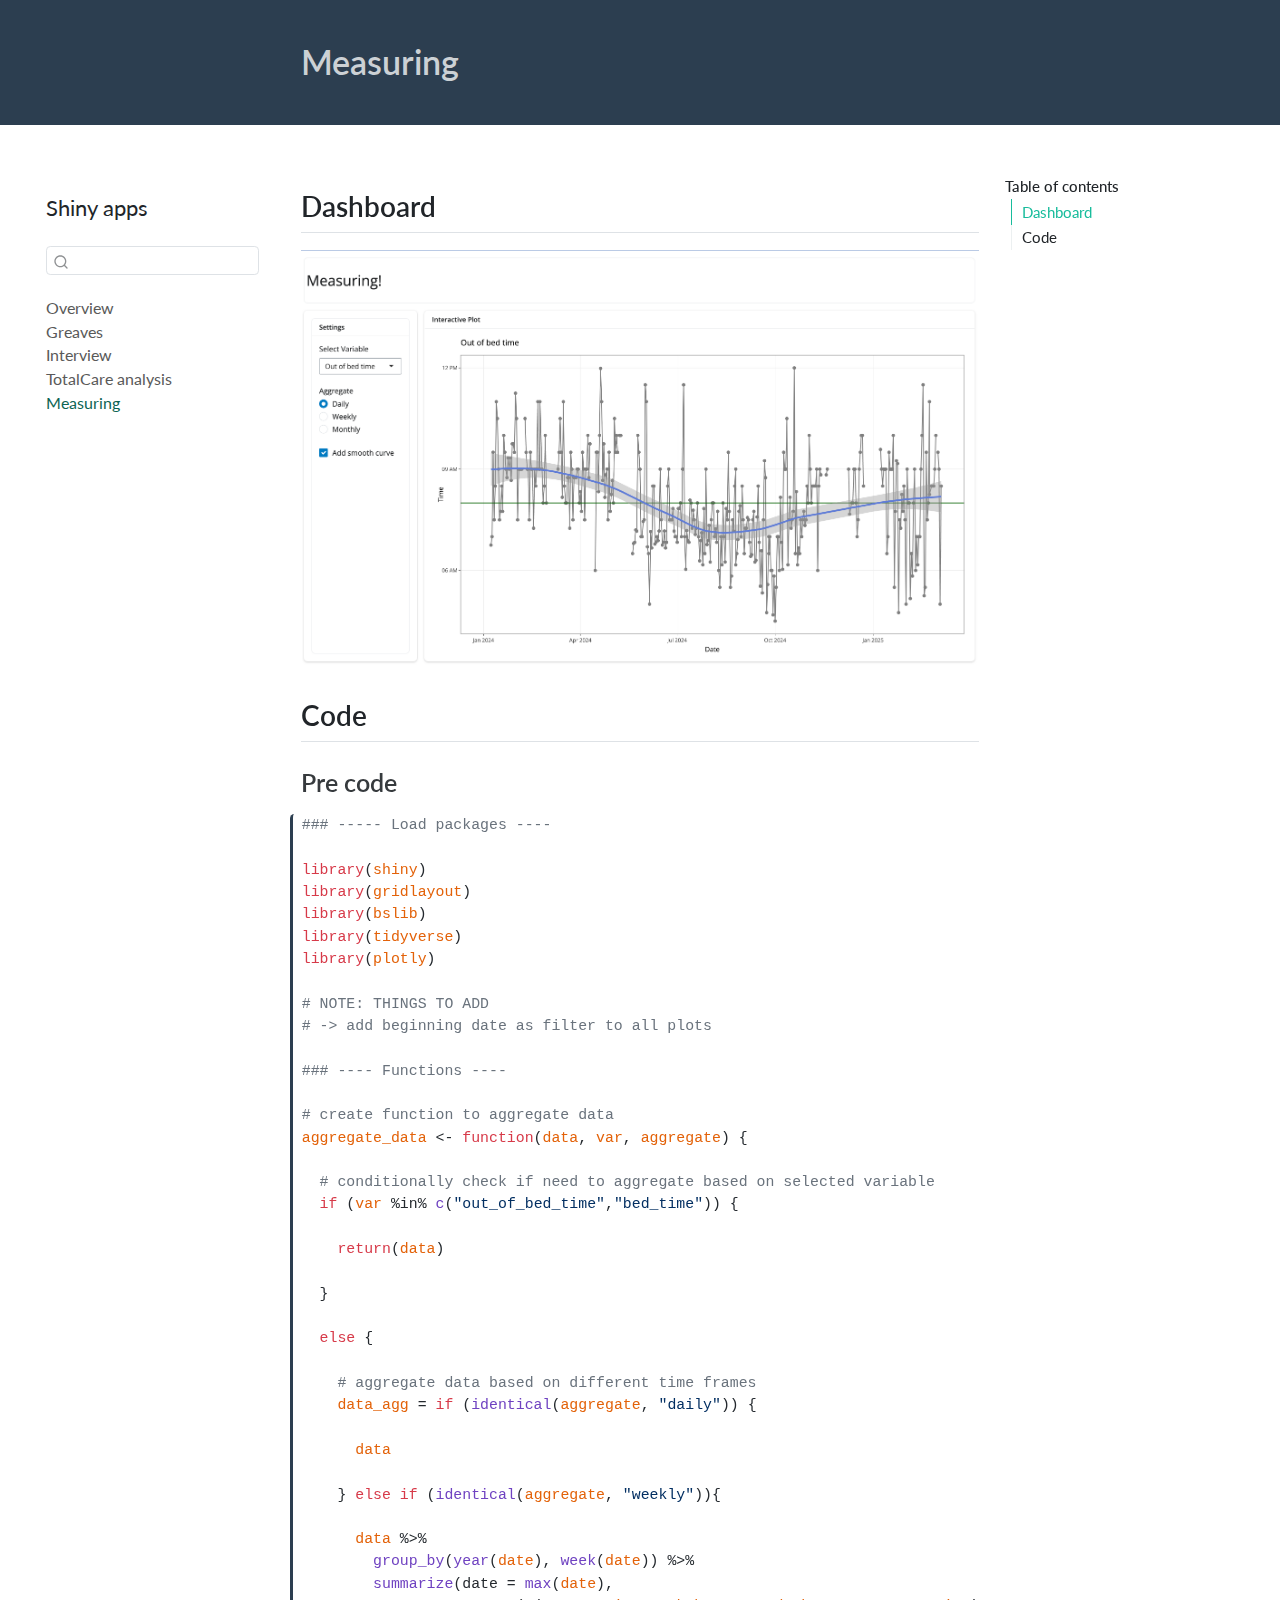
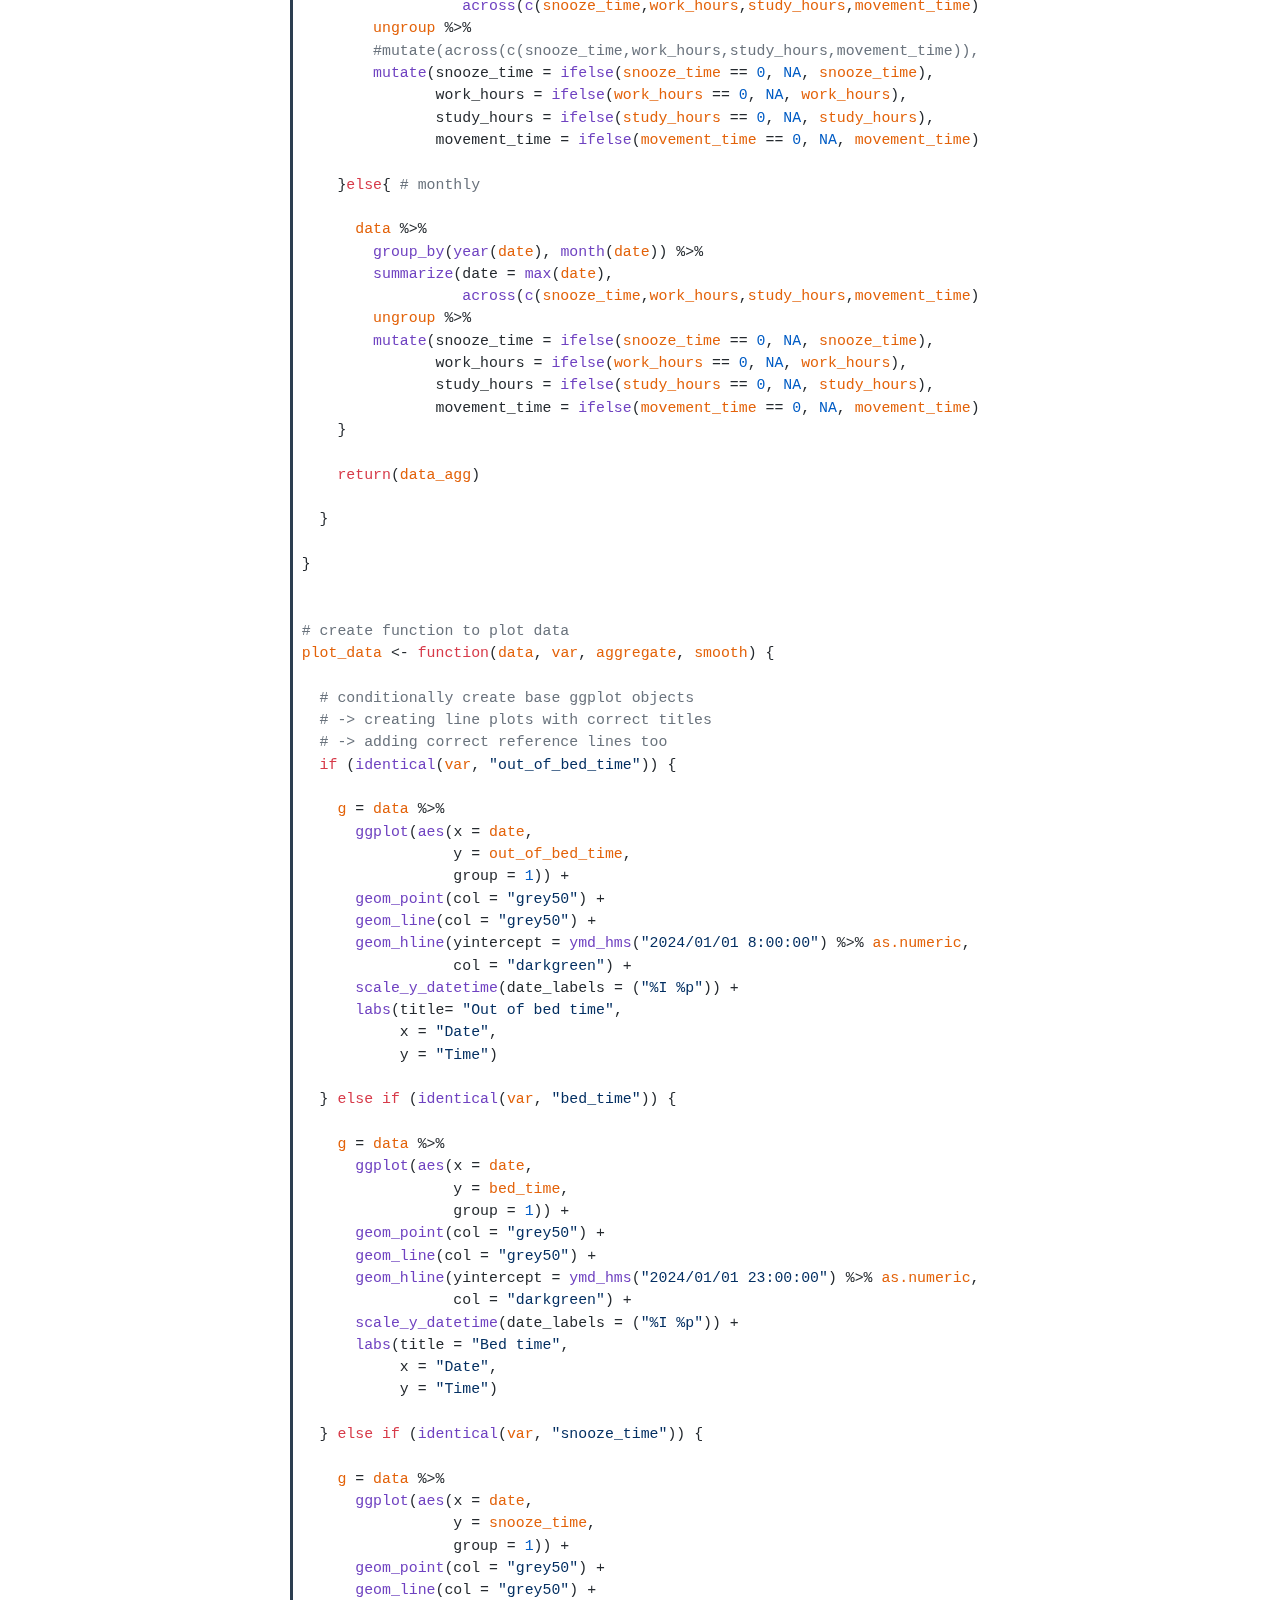
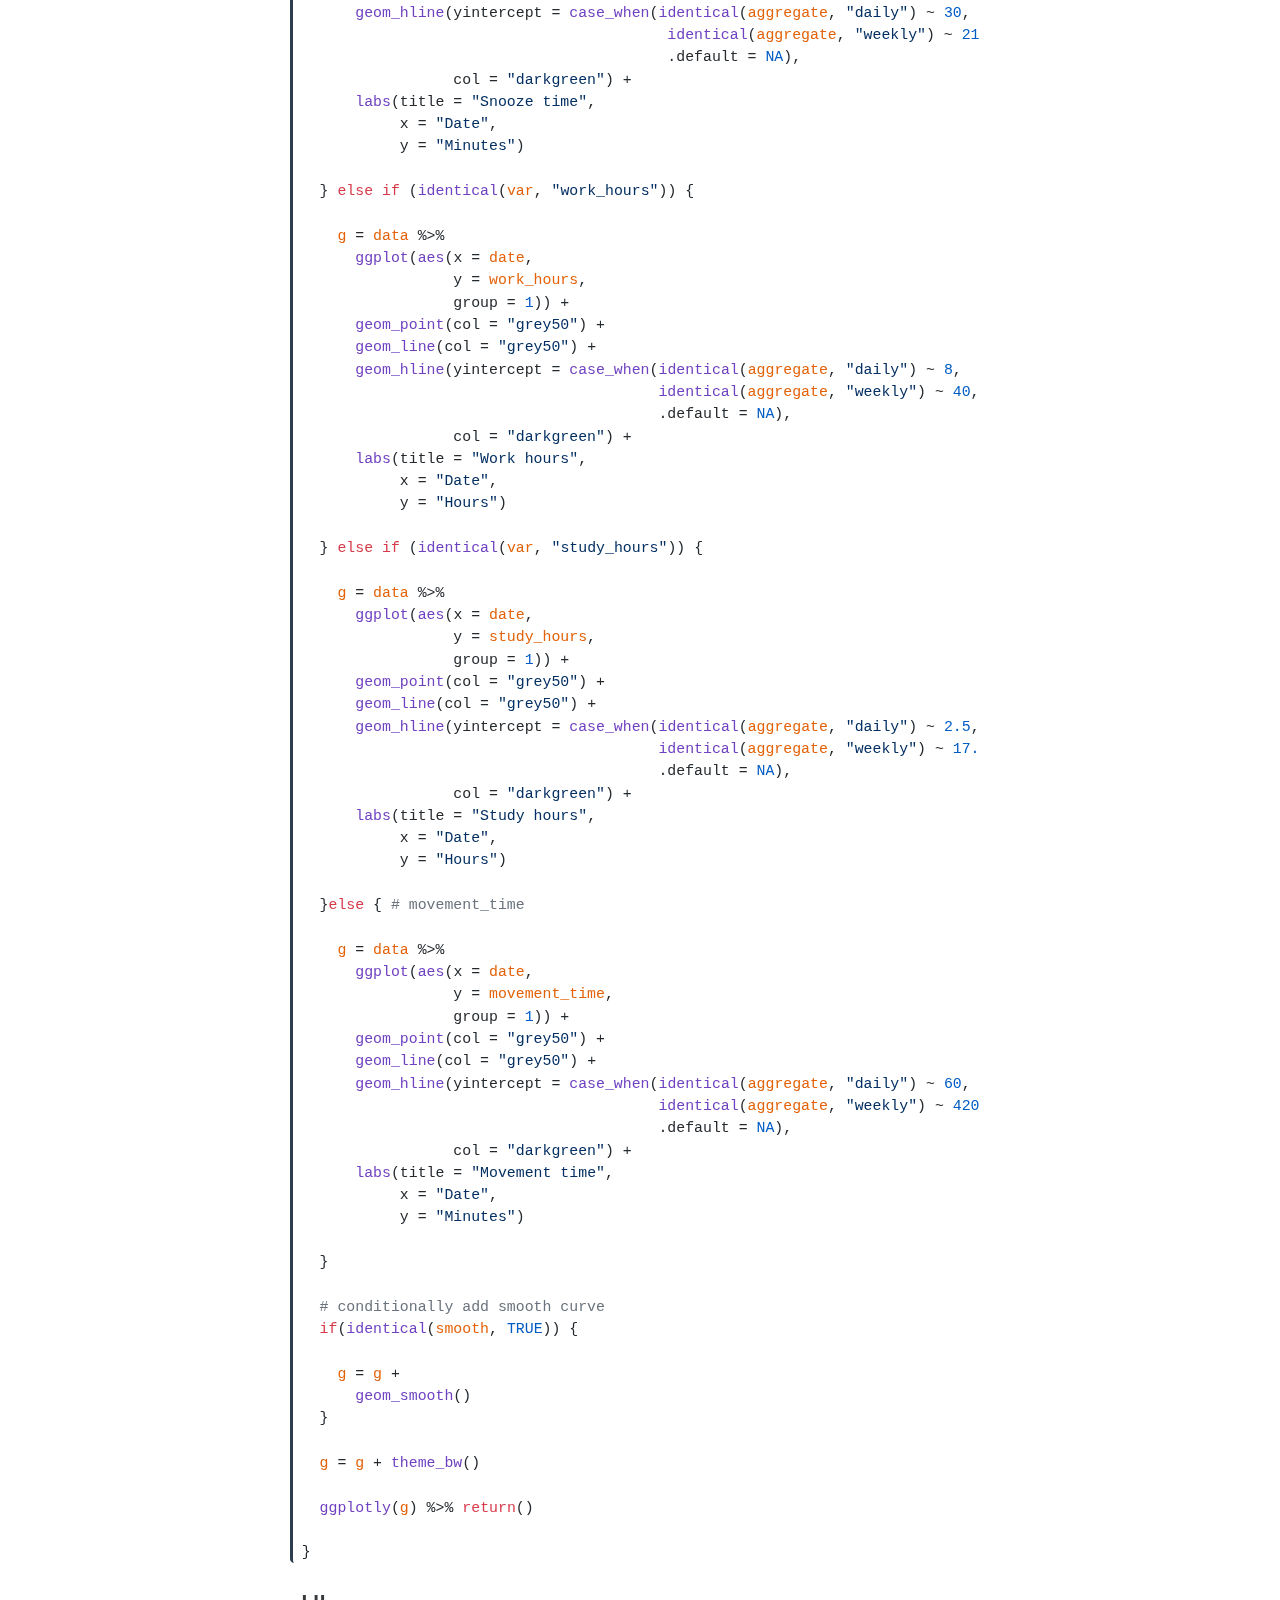
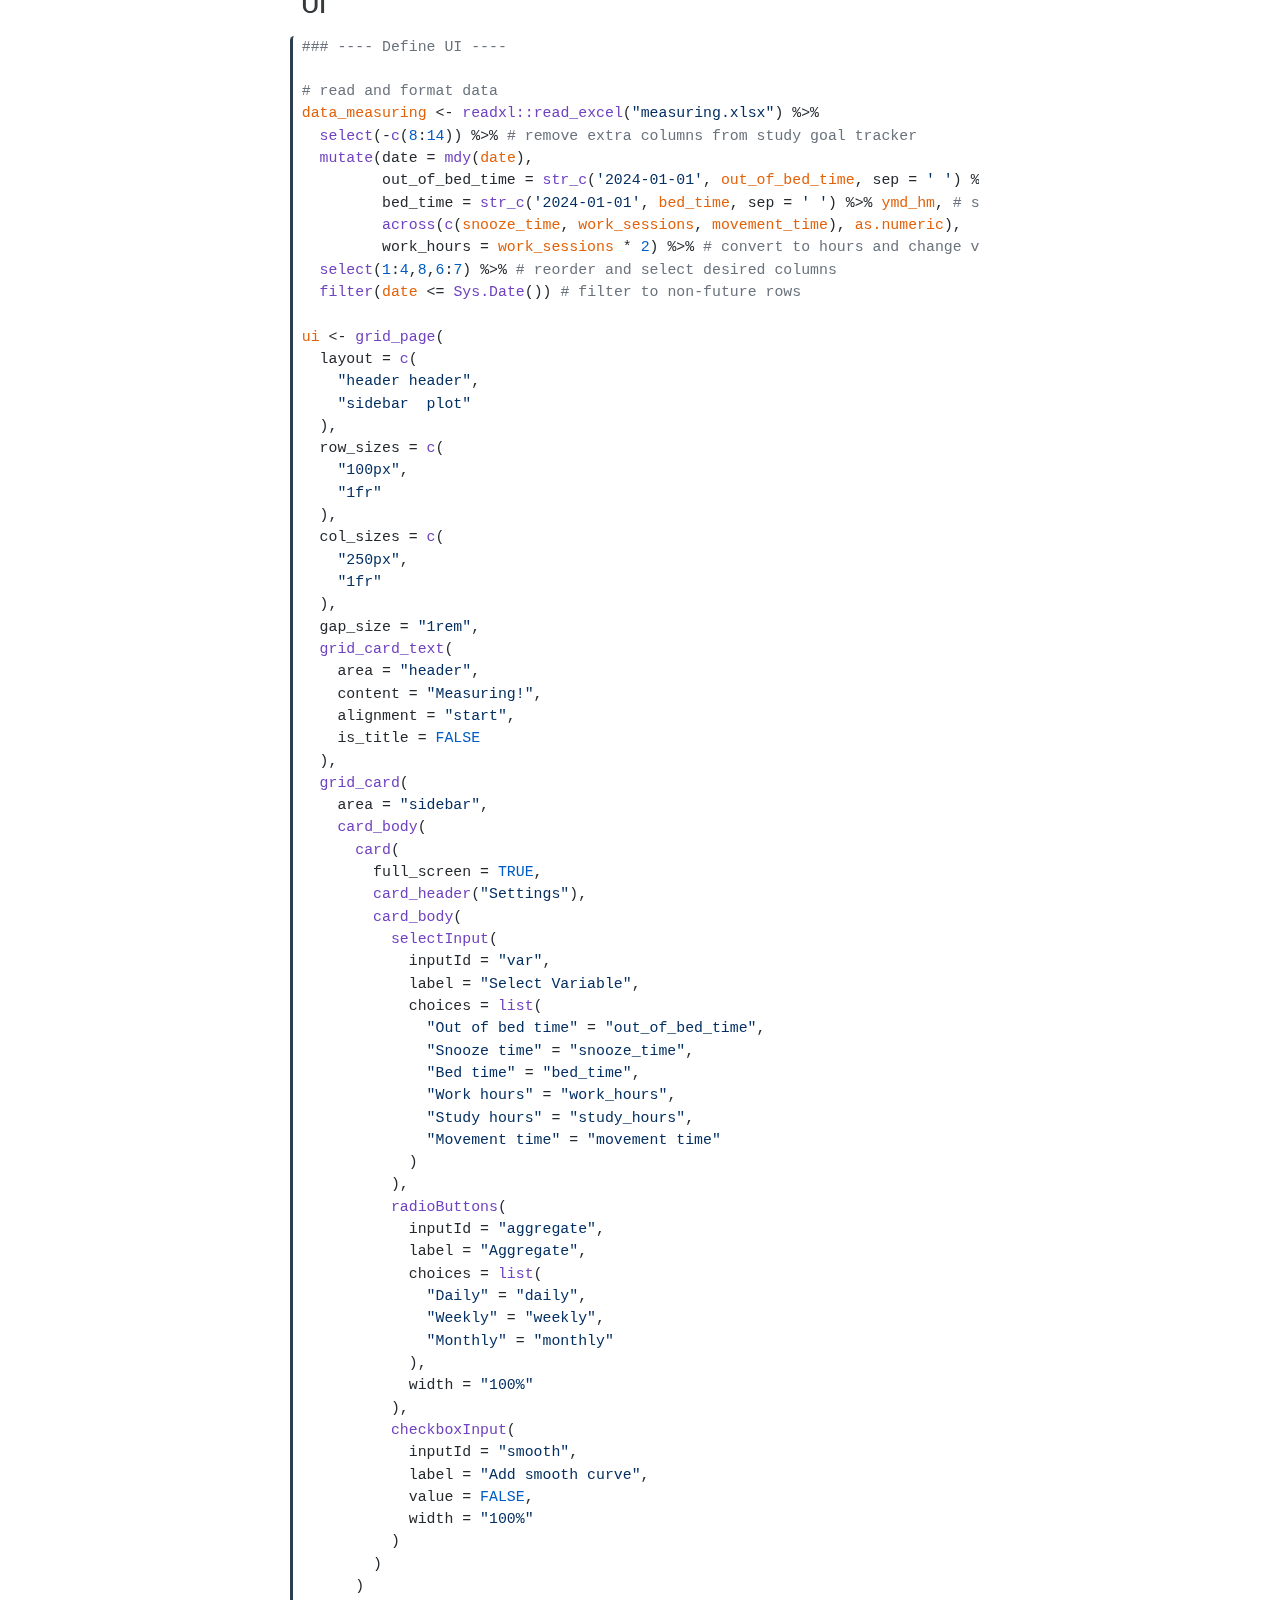
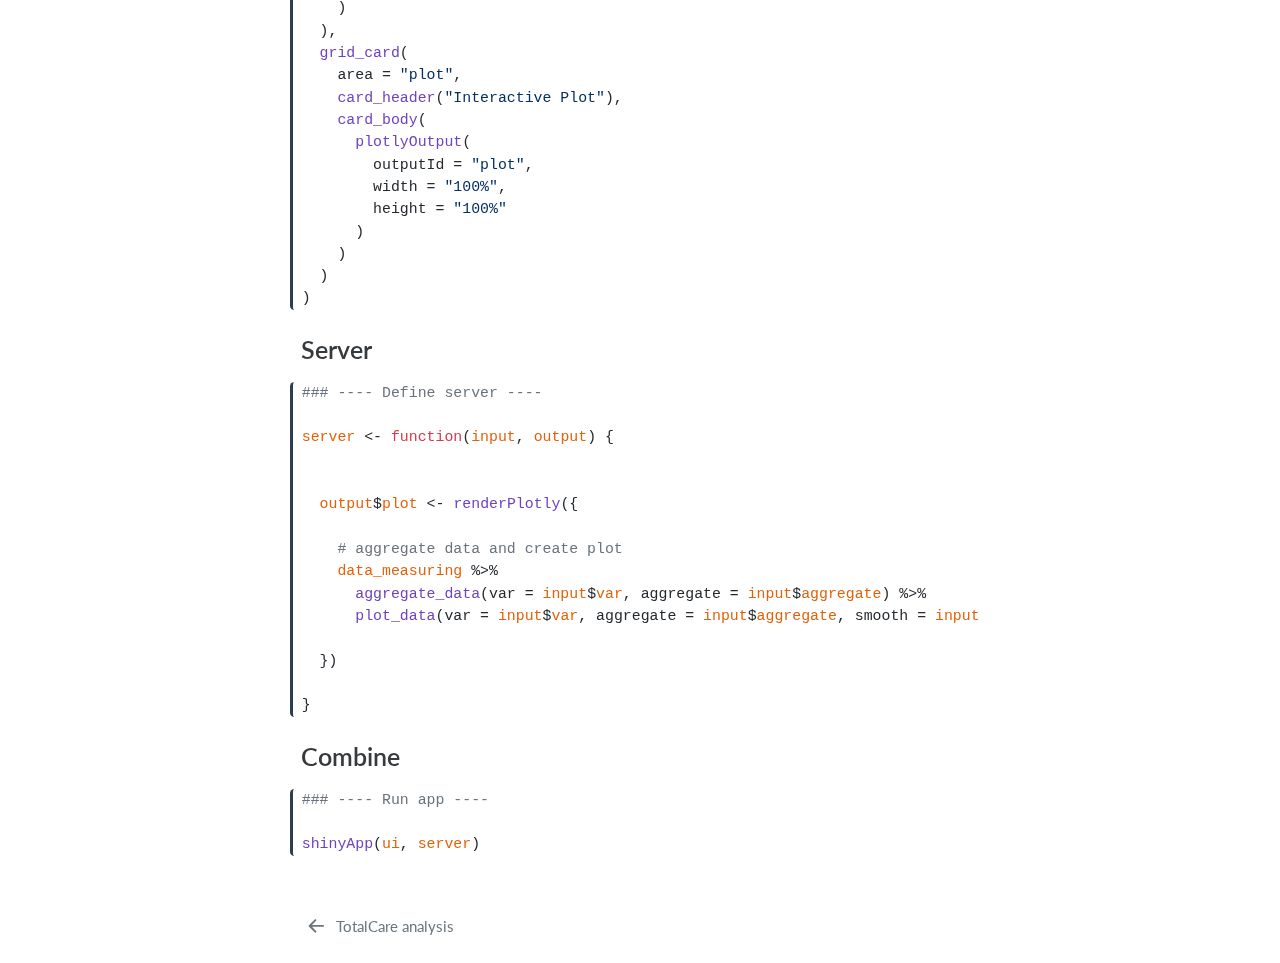
<file: docs/measuring.html>
<!DOCTYPE html>
<html xmlns="http://www.w3.org/1999/xhtml" lang="en" xml:lang="en"><head>
<meta http-equiv="Content-Type" content="text/html; charset=UTF-8">
<meta charset="utf-8">
<meta name="generator" content="quarto-1.5.56">
<meta name="viewport" content="width=device-width, initial-scale=1.0, user-scalable=yes">
<title>Measuring – Shiny apps</title>
<style>
code{white-space: pre-wrap;}
span.smallcaps{font-variant: small-caps;}
div.columns{display: flex; gap: min(4vw, 1.5em);}
div.column{flex: auto; overflow-x: auto;}
div.hanging-indent{margin-left: 1.5em; text-indent: -1.5em;}
ul.task-list{list-style: none;}
ul.task-list li input[type="checkbox"] {
  width: 0.8em;
  margin: 0 0.8em 0.2em -1em; /* quarto-specific, see https://github.com/quarto-dev/quarto-cli/issues/4556 */ 
  vertical-align: middle;
}
/* CSS for syntax highlighting */
pre > code.sourceCode { white-space: pre; position: relative; }
pre > code.sourceCode > span { line-height: 1.25; }
pre > code.sourceCode > span:empty { height: 1.2em; }
.sourceCode { overflow: visible; }
code.sourceCode > span { color: inherit; text-decoration: inherit; }
div.sourceCode { margin: 1em 0; }
pre.sourceCode { margin: 0; }
@media screen {
div.sourceCode { overflow: auto; }
}
@media print {
pre > code.sourceCode { white-space: pre-wrap; }
pre > code.sourceCode > span { display: inline-block; text-indent: -5em; padding-left: 5em; }
}
pre.numberSource code
  { counter-reset: source-line 0; }
pre.numberSource code > span
  { position: relative; left: -4em; counter-increment: source-line; }
pre.numberSource code > span > a:first-child::before
  { content: counter(source-line);
    position: relative; left: -1em; text-align: right; vertical-align: baseline;
    border: none; display: inline-block;
    -webkit-touch-callout: none; -webkit-user-select: none;
    -khtml-user-select: none; -moz-user-select: none;
    -ms-user-select: none; user-select: none;
    padding: 0 4px; width: 4em;
  }
pre.numberSource { margin-left: 3em;  padding-left: 4px; }
div.sourceCode
  {   }
@media screen {
pre > code.sourceCode > span > a:first-child::before { text-decoration: underline; }
}
</style>

<script src="site_libs/quarto-nav/quarto-nav.js"></script>
<script src="site_libs/quarto-nav/headroom.min.js"></script>
<script src="site_libs/clipboard/clipboard.min.js"></script>
<script src="site_libs/quarto-search/autocomplete.umd.js"></script>
<script src="site_libs/quarto-search/fuse.min.js"></script>
<script src="site_libs/quarto-search/quarto-search.js"></script>
<meta name="quarto:offset" content="./">
<link href="./totalcare.html" rel="prev">
<script src="site_libs/quarto-html/quarto.js"></script>
<script src="site_libs/quarto-html/popper.min.js"></script>
<script src="site_libs/quarto-html/tippy.umd.min.js"></script>
<script src="site_libs/quarto-html/anchor.min.js"></script>
<link href="site_libs/quarto-html/tippy.css" rel="stylesheet">
<link href="site_libs/quarto-html/quarto-syntax-highlighting.css" rel="stylesheet" id="quarto-text-highlighting-styles">
<script src="site_libs/bootstrap/bootstrap.min.js"></script>
<link href="site_libs/bootstrap/bootstrap-icons.css" rel="stylesheet">
<link href="site_libs/bootstrap/bootstrap.min.css" rel="stylesheet" id="quarto-bootstrap" data-mode="light"><script id="quarto-search-options" type="application/json">{
  "location": "sidebar",
  "copy-button": false,
  "collapse-after": 3,
  "panel-placement": "start",
  "type": "textbox",
  "limit": 50,
  "keyboard-shortcut": [
    "f",
    "/",
    "s"
  ],
  "show-item-context": false,
  "language": {
    "search-no-results-text": "No results",
    "search-matching-documents-text": "matching documents",
    "search-copy-link-title": "Copy link to search",
    "search-hide-matches-text": "Hide additional matches",
    "search-more-match-text": "more match in this document",
    "search-more-matches-text": "more matches in this document",
    "search-clear-button-title": "Clear",
    "search-text-placeholder": "",
    "search-detached-cancel-button-title": "Cancel",
    "search-submit-button-title": "Submit",
    "search-label": "Search"
  }
}</script><link href="site_libs/pagedtable-1.1/css/pagedtable.css" rel="stylesheet">
<script src="site_libs/pagedtable-1.1/js/pagedtable.js"></script>
</head>
<body class="nav-sidebar floating">

<div id="quarto-search-results"></div>
  <header id="quarto-header" class="headroom fixed-top quarto-banner"><nav class="quarto-secondary-nav"><div class="container-fluid d-flex">
      <button type="button" class="quarto-btn-toggle btn" data-bs-toggle="collapse" role="button" data-bs-target=".quarto-sidebar-collapse-item" aria-controls="quarto-sidebar" aria-expanded="false" aria-label="Toggle sidebar navigation" onclick="if (window.quartoToggleHeadroom) { window.quartoToggleHeadroom(); }">
        <i class="bi bi-layout-text-sidebar-reverse"></i>
      </button>
        <nav class="quarto-page-breadcrumbs" aria-label="breadcrumb"><ol class="breadcrumb"><li class="breadcrumb-item"><a href="./measuring.html">Measuring</a></li></ol></nav>
        <a class="flex-grow-1" role="navigation" data-bs-toggle="collapse" data-bs-target=".quarto-sidebar-collapse-item" aria-controls="quarto-sidebar" aria-expanded="false" aria-label="Toggle sidebar navigation" onclick="if (window.quartoToggleHeadroom) { window.quartoToggleHeadroom(); }">      
        </a>
      <button type="button" class="btn quarto-search-button" aria-label="Search" onclick="window.quartoOpenSearch();">
        <i class="bi bi-search"></i>
      </button>
    </div>
  </nav></header><!-- content --><header id="title-block-header" class="quarto-title-block default page-columns page-full"><div class="quarto-title-banner page-columns page-full">
    <div class="quarto-title column-body">
      <h1 class="title">Measuring</h1>
                      </div>
  </div>
    
  
  <div class="quarto-title-meta">

      
    
      
    </div>
    
  
  </header><div id="quarto-content" class="quarto-container page-columns page-rows-contents page-layout-article">
<!-- sidebar -->
  <nav id="quarto-sidebar" class="sidebar collapse collapse-horizontal quarto-sidebar-collapse-item sidebar-navigation floating overflow-auto"><div class="pt-lg-2 mt-2 text-left sidebar-header">
    <div class="sidebar-title mb-0 py-0">
      <a href="./">Shiny apps</a> 
    </div>
      </div>
        <div class="mt-2 flex-shrink-0 align-items-center">
        <div class="sidebar-search">
        <div id="quarto-search" class="" title="Search"></div>
        </div>
        </div>
    <div class="sidebar-menu-container"> 
    <ul class="list-unstyled mt-1">
<li class="sidebar-item">
  <div class="sidebar-item-container"> 
  <a href="./index.html" class="sidebar-item-text sidebar-link">
 <span class="menu-text">Overview</span></a>
  </div>
</li>
        <li class="sidebar-item">
  <div class="sidebar-item-container"> 
  <a href="./greaves.html" class="sidebar-item-text sidebar-link">
 <span class="menu-text">Greaves</span></a>
  </div>
</li>
        <li class="sidebar-item">
  <div class="sidebar-item-container"> 
  <a href="./interview.html" class="sidebar-item-text sidebar-link">
 <span class="menu-text">Interview</span></a>
  </div>
</li>
        <li class="sidebar-item">
  <div class="sidebar-item-container"> 
  <a href="./totalcare.html" class="sidebar-item-text sidebar-link">
 <span class="menu-text">TotalCare analysis</span></a>
  </div>
</li>
        <li class="sidebar-item">
  <div class="sidebar-item-container"> 
  <a href="./measuring.html" class="sidebar-item-text sidebar-link active">
 <span class="menu-text">Measuring</span></a>
  </div>
</li>
    </ul>
</div>
</nav><div id="quarto-sidebar-glass" class="quarto-sidebar-collapse-item" data-bs-toggle="collapse" data-bs-target=".quarto-sidebar-collapse-item"></div>
<!-- margin-sidebar -->
    <div id="quarto-margin-sidebar" class="sidebar margin-sidebar">
        <nav id="TOC" role="doc-toc" class="toc-active"><h2 id="toc-title">Table of contents</h2>
   
  <ul>
<li><a href="#dashboard" id="toc-dashboard" class="nav-link active" data-scroll-target="#dashboard">Dashboard</a></li>
  <li>
<a href="#code" id="toc-code" class="nav-link" data-scroll-target="#code">Code</a>
  <ul class="collapse">
<li><a href="#pre-code" id="toc-pre-code" class="nav-link" data-scroll-target="#pre-code">Pre code</a></li>
  <li><a href="#ui" id="toc-ui" class="nav-link" data-scroll-target="#ui">UI</a></li>
  <li><a href="#server" id="toc-server" class="nav-link" data-scroll-target="#server">Server</a></li>
  <li><a href="#combine" id="toc-combine" class="nav-link" data-scroll-target="#combine">Combine</a></li>
  </ul>
</li>
  </ul></nav>
    </div>
<!-- main -->
<main class="content quarto-banner-title-block" id="quarto-document-content"><section id="dashboard" class="level2"><h2 class="anchored" data-anchor-id="dashboard">Dashboard</h2>
<p><img src="files/measuring.png" class="img-fluid"></p>
</section><section id="code" class="level2"><h2 class="anchored" data-anchor-id="code">Code</h2>
<section id="pre-code" class="level3"><h3 class="anchored" data-anchor-id="pre-code">Pre code</h3>
<div class="cell">
<div class="sourceCode" id="cb1"><pre class="downlit sourceCode r code-with-copy"><code class="sourceCode R"><span><span class="co">### ----- Load packages ---- </span></span>
<span></span>
<span><span class="kw"><a href="https://rdrr.io/r/base/library.html">library</a></span><span class="op">(</span><span class="va"><a href="https://shiny.posit.co/">shiny</a></span><span class="op">)</span></span>
<span><span class="kw"><a href="https://rdrr.io/r/base/library.html">library</a></span><span class="op">(</span><span class="va">gridlayout</span><span class="op">)</span></span>
<span><span class="kw"><a href="https://rdrr.io/r/base/library.html">library</a></span><span class="op">(</span><span class="va"><a href="https://rstudio.github.io/bslib/">bslib</a></span><span class="op">)</span></span>
<span><span class="kw"><a href="https://rdrr.io/r/base/library.html">library</a></span><span class="op">(</span><span class="va"><a href="https://tidyverse.tidyverse.org">tidyverse</a></span><span class="op">)</span></span>
<span><span class="kw"><a href="https://rdrr.io/r/base/library.html">library</a></span><span class="op">(</span><span class="va"><a href="https://plotly-r.com">plotly</a></span><span class="op">)</span></span>
<span></span>
<span><span class="co"># NOTE: THINGS TO ADD</span></span>
<span><span class="co"># -&gt; add beginning date as filter to all plots</span></span>
<span></span>
<span><span class="co">### ---- Functions ---- </span></span>
<span></span>
<span><span class="co"># create function to aggregate data</span></span>
<span><span class="va">aggregate_data</span> <span class="op">&lt;-</span> <span class="kw">function</span><span class="op">(</span><span class="va">data</span>, <span class="va">var</span>, <span class="va">aggregate</span><span class="op">)</span> <span class="op">{</span></span>
<span>  </span>
<span>  <span class="co"># conditionally check if need to aggregate based on selected variable</span></span>
<span>  <span class="kw">if</span> <span class="op">(</span><span class="va">var</span> <span class="op"><a href="https://rdrr.io/r/base/match.html">%in%</a></span> <span class="fu"><a href="https://rdrr.io/r/base/c.html">c</a></span><span class="op">(</span><span class="st">"out_of_bed_time"</span>,<span class="st">"bed_time"</span><span class="op">)</span><span class="op">)</span> <span class="op">{</span></span>
<span>    </span>
<span>    <span class="kw"><a href="https://rdrr.io/r/base/function.html">return</a></span><span class="op">(</span><span class="va">data</span><span class="op">)</span></span>
<span>    </span>
<span>  <span class="op">}</span></span>
<span>  </span>
<span>  <span class="kw">else</span> <span class="op">{</span></span>
<span>    </span>
<span>    <span class="co"># aggregate data based on different time frames</span></span>
<span>    <span class="va">data_agg</span> <span class="op">=</span> <span class="kw">if</span> <span class="op">(</span><span class="fu"><a href="https://rdrr.io/r/base/identical.html">identical</a></span><span class="op">(</span><span class="va">aggregate</span>, <span class="st">"daily"</span><span class="op">)</span><span class="op">)</span> <span class="op">{</span></span>
<span>      </span>
<span>      <span class="va">data</span></span>
<span>      </span>
<span>    <span class="op">}</span> <span class="kw">else</span> <span class="kw">if</span> <span class="op">(</span><span class="fu"><a href="https://rdrr.io/r/base/identical.html">identical</a></span><span class="op">(</span><span class="va">aggregate</span>, <span class="st">"weekly"</span><span class="op">)</span><span class="op">)</span><span class="op">{</span></span>
<span>      </span>
<span>      <span class="va">data</span> <span class="op"><a href="https://magrittr.tidyverse.org/reference/pipe.html">%&gt;%</a></span> </span>
<span>        <span class="fu"><a href="https://dplyr.tidyverse.org/reference/group_by.html">group_by</a></span><span class="op">(</span><span class="fu"><a href="https://lubridate.tidyverse.org/reference/year.html">year</a></span><span class="op">(</span><span class="va">date</span><span class="op">)</span>, <span class="fu"><a href="https://lubridate.tidyverse.org/reference/week.html">week</a></span><span class="op">(</span><span class="va">date</span><span class="op">)</span><span class="op">)</span> <span class="op"><a href="https://magrittr.tidyverse.org/reference/pipe.html">%&gt;%</a></span> </span>
<span>        <span class="fu"><a href="https://dplyr.tidyverse.org/reference/summarise.html">summarize</a></span><span class="op">(</span>date <span class="op">=</span> <span class="fu"><a href="https://rdrr.io/r/base/Extremes.html">max</a></span><span class="op">(</span><span class="va">date</span><span class="op">)</span>,</span>
<span>                  <span class="fu"><a href="https://dplyr.tidyverse.org/reference/across.html">across</a></span><span class="op">(</span><span class="fu"><a href="https://rdrr.io/r/base/c.html">c</a></span><span class="op">(</span><span class="va">snooze_time</span>,<span class="va">work_hours</span>,<span class="va">study_hours</span>,<span class="va">movement_time</span><span class="op">)</span>, \<span class="op">(</span><span class="va">var</span><span class="op">)</span> <span class="fu"><a href="https://rdrr.io/r/base/sum.html">sum</a></span><span class="op">(</span><span class="va">var</span>, na.rm <span class="op">=</span> <span class="cn">TRUE</span><span class="op">)</span><span class="op">)</span><span class="op">)</span> <span class="op"><a href="https://magrittr.tidyverse.org/reference/pipe.html">%&gt;%</a></span> </span>
<span>        <span class="va">ungroup</span> <span class="op"><a href="https://magrittr.tidyverse.org/reference/pipe.html">%&gt;%</a></span> </span>
<span>        <span class="co">#mutate(across(c(snooze_time,work_hours,study_hours,movement_time)), \(var) if_else(var == 0, NA, var)) DOESN'T WORK, figure out how to make better later</span></span>
<span>        <span class="fu"><a href="https://dplyr.tidyverse.org/reference/mutate.html">mutate</a></span><span class="op">(</span>snooze_time <span class="op">=</span> <span class="fu"><a href="https://rdrr.io/r/base/ifelse.html">ifelse</a></span><span class="op">(</span><span class="va">snooze_time</span> <span class="op">==</span> <span class="fl">0</span>, <span class="cn">NA</span>, <span class="va">snooze_time</span><span class="op">)</span>,</span>
<span>               work_hours <span class="op">=</span> <span class="fu"><a href="https://rdrr.io/r/base/ifelse.html">ifelse</a></span><span class="op">(</span><span class="va">work_hours</span> <span class="op">==</span> <span class="fl">0</span>, <span class="cn">NA</span>, <span class="va">work_hours</span><span class="op">)</span>,</span>
<span>               study_hours <span class="op">=</span> <span class="fu"><a href="https://rdrr.io/r/base/ifelse.html">ifelse</a></span><span class="op">(</span><span class="va">study_hours</span> <span class="op">==</span> <span class="fl">0</span>, <span class="cn">NA</span>, <span class="va">study_hours</span><span class="op">)</span>,</span>
<span>               movement_time <span class="op">=</span> <span class="fu"><a href="https://rdrr.io/r/base/ifelse.html">ifelse</a></span><span class="op">(</span><span class="va">movement_time</span> <span class="op">==</span> <span class="fl">0</span>, <span class="cn">NA</span>, <span class="va">movement_time</span><span class="op">)</span><span class="op">)</span></span>
<span>      </span>
<span>    <span class="op">}</span><span class="kw">else</span><span class="op">{</span> <span class="co"># monthly</span></span>
<span>      </span>
<span>      <span class="va">data</span> <span class="op"><a href="https://magrittr.tidyverse.org/reference/pipe.html">%&gt;%</a></span> </span>
<span>        <span class="fu"><a href="https://dplyr.tidyverse.org/reference/group_by.html">group_by</a></span><span class="op">(</span><span class="fu"><a href="https://lubridate.tidyverse.org/reference/year.html">year</a></span><span class="op">(</span><span class="va">date</span><span class="op">)</span>, <span class="fu"><a href="https://lubridate.tidyverse.org/reference/month.html">month</a></span><span class="op">(</span><span class="va">date</span><span class="op">)</span><span class="op">)</span> <span class="op"><a href="https://magrittr.tidyverse.org/reference/pipe.html">%&gt;%</a></span> </span>
<span>        <span class="fu"><a href="https://dplyr.tidyverse.org/reference/summarise.html">summarize</a></span><span class="op">(</span>date <span class="op">=</span> <span class="fu"><a href="https://rdrr.io/r/base/Extremes.html">max</a></span><span class="op">(</span><span class="va">date</span><span class="op">)</span>,</span>
<span>                  <span class="fu"><a href="https://dplyr.tidyverse.org/reference/across.html">across</a></span><span class="op">(</span><span class="fu"><a href="https://rdrr.io/r/base/c.html">c</a></span><span class="op">(</span><span class="va">snooze_time</span>,<span class="va">work_hours</span>,<span class="va">study_hours</span>,<span class="va">movement_time</span><span class="op">)</span>, \<span class="op">(</span><span class="va">var</span><span class="op">)</span> <span class="fu"><a href="https://rdrr.io/r/base/sum.html">sum</a></span><span class="op">(</span><span class="va">var</span>, na.rm <span class="op">=</span> <span class="cn">TRUE</span><span class="op">)</span><span class="op">)</span><span class="op">)</span> <span class="op"><a href="https://magrittr.tidyverse.org/reference/pipe.html">%&gt;%</a></span> </span>
<span>        <span class="va">ungroup</span> <span class="op"><a href="https://magrittr.tidyverse.org/reference/pipe.html">%&gt;%</a></span> </span>
<span>        <span class="fu"><a href="https://dplyr.tidyverse.org/reference/mutate.html">mutate</a></span><span class="op">(</span>snooze_time <span class="op">=</span> <span class="fu"><a href="https://rdrr.io/r/base/ifelse.html">ifelse</a></span><span class="op">(</span><span class="va">snooze_time</span> <span class="op">==</span> <span class="fl">0</span>, <span class="cn">NA</span>, <span class="va">snooze_time</span><span class="op">)</span>,</span>
<span>               work_hours <span class="op">=</span> <span class="fu"><a href="https://rdrr.io/r/base/ifelse.html">ifelse</a></span><span class="op">(</span><span class="va">work_hours</span> <span class="op">==</span> <span class="fl">0</span>, <span class="cn">NA</span>, <span class="va">work_hours</span><span class="op">)</span>,</span>
<span>               study_hours <span class="op">=</span> <span class="fu"><a href="https://rdrr.io/r/base/ifelse.html">ifelse</a></span><span class="op">(</span><span class="va">study_hours</span> <span class="op">==</span> <span class="fl">0</span>, <span class="cn">NA</span>, <span class="va">study_hours</span><span class="op">)</span>,</span>
<span>               movement_time <span class="op">=</span> <span class="fu"><a href="https://rdrr.io/r/base/ifelse.html">ifelse</a></span><span class="op">(</span><span class="va">movement_time</span> <span class="op">==</span> <span class="fl">0</span>, <span class="cn">NA</span>, <span class="va">movement_time</span><span class="op">)</span><span class="op">)</span></span>
<span>    <span class="op">}</span></span>
<span>    </span>
<span>    <span class="kw"><a href="https://rdrr.io/r/base/function.html">return</a></span><span class="op">(</span><span class="va">data_agg</span><span class="op">)</span></span>
<span>    </span>
<span>  <span class="op">}</span></span>
<span>  </span>
<span><span class="op">}</span></span>
<span></span>
<span></span>
<span><span class="co"># create function to plot data</span></span>
<span><span class="va">plot_data</span> <span class="op">&lt;-</span> <span class="kw">function</span><span class="op">(</span><span class="va">data</span>, <span class="va">var</span>, <span class="va">aggregate</span>, <span class="va">smooth</span><span class="op">)</span> <span class="op">{</span></span>
<span>  </span>
<span>  <span class="co"># conditionally create base ggplot objects</span></span>
<span>  <span class="co"># -&gt; creating line plots with correct titles</span></span>
<span>  <span class="co"># -&gt; adding correct reference lines too</span></span>
<span>  <span class="kw">if</span> <span class="op">(</span><span class="fu"><a href="https://rdrr.io/r/base/identical.html">identical</a></span><span class="op">(</span><span class="va">var</span>, <span class="st">"out_of_bed_time"</span><span class="op">)</span><span class="op">)</span> <span class="op">{</span></span>
<span>    </span>
<span>    <span class="va">g</span> <span class="op">=</span> <span class="va">data</span> <span class="op"><a href="https://magrittr.tidyverse.org/reference/pipe.html">%&gt;%</a></span> </span>
<span>      <span class="fu"><a href="https://ggplot2.tidyverse.org/reference/ggplot.html">ggplot</a></span><span class="op">(</span><span class="fu"><a href="https://ggplot2.tidyverse.org/reference/aes.html">aes</a></span><span class="op">(</span>x <span class="op">=</span> <span class="va">date</span>,</span>
<span>                 y <span class="op">=</span> <span class="va">out_of_bed_time</span>,</span>
<span>                 group <span class="op">=</span> <span class="fl">1</span><span class="op">)</span><span class="op">)</span> <span class="op">+</span> </span>
<span>      <span class="fu"><a href="https://ggplot2.tidyverse.org/reference/geom_point.html">geom_point</a></span><span class="op">(</span>col <span class="op">=</span> <span class="st">"grey50"</span><span class="op">)</span> <span class="op">+</span> </span>
<span>      <span class="fu"><a href="https://ggplot2.tidyverse.org/reference/geom_path.html">geom_line</a></span><span class="op">(</span>col <span class="op">=</span> <span class="st">"grey50"</span><span class="op">)</span> <span class="op">+</span> </span>
<span>      <span class="fu"><a href="https://ggplot2.tidyverse.org/reference/geom_abline.html">geom_hline</a></span><span class="op">(</span>yintercept <span class="op">=</span> <span class="fu"><a href="https://lubridate.tidyverse.org/reference/ymd_hms.html">ymd_hms</a></span><span class="op">(</span><span class="st">"2024/01/01 8:00:00"</span><span class="op">)</span> <span class="op"><a href="https://magrittr.tidyverse.org/reference/pipe.html">%&gt;%</a></span> <span class="va">as.numeric</span>, <span class="co"># extra step needed for ggplotly</span></span>
<span>                 col <span class="op">=</span> <span class="st">"darkgreen"</span><span class="op">)</span> <span class="op">+</span> </span>
<span>      <span class="fu"><a href="https://ggplot2.tidyverse.org/reference/scale_date.html">scale_y_datetime</a></span><span class="op">(</span>date_labels <span class="op">=</span> <span class="op">(</span><span class="st">"%I %p"</span><span class="op">)</span><span class="op">)</span> <span class="op">+</span> </span>
<span>      <span class="fu"><a href="https://ggplot2.tidyverse.org/reference/labs.html">labs</a></span><span class="op">(</span>title<span class="op">=</span> <span class="st">"Out of bed time"</span>,</span>
<span>           x <span class="op">=</span> <span class="st">"Date"</span>,</span>
<span>           y <span class="op">=</span> <span class="st">"Time"</span><span class="op">)</span></span>
<span>    </span>
<span>  <span class="op">}</span> <span class="kw">else</span> <span class="kw">if</span> <span class="op">(</span><span class="fu"><a href="https://rdrr.io/r/base/identical.html">identical</a></span><span class="op">(</span><span class="va">var</span>, <span class="st">"bed_time"</span><span class="op">)</span><span class="op">)</span> <span class="op">{</span></span>
<span>    </span>
<span>    <span class="va">g</span> <span class="op">=</span> <span class="va">data</span> <span class="op"><a href="https://magrittr.tidyverse.org/reference/pipe.html">%&gt;%</a></span> </span>
<span>      <span class="fu"><a href="https://ggplot2.tidyverse.org/reference/ggplot.html">ggplot</a></span><span class="op">(</span><span class="fu"><a href="https://ggplot2.tidyverse.org/reference/aes.html">aes</a></span><span class="op">(</span>x <span class="op">=</span> <span class="va">date</span>,</span>
<span>                 y <span class="op">=</span> <span class="va">bed_time</span>,</span>
<span>                 group <span class="op">=</span> <span class="fl">1</span><span class="op">)</span><span class="op">)</span> <span class="op">+</span> </span>
<span>      <span class="fu"><a href="https://ggplot2.tidyverse.org/reference/geom_point.html">geom_point</a></span><span class="op">(</span>col <span class="op">=</span> <span class="st">"grey50"</span><span class="op">)</span> <span class="op">+</span> </span>
<span>      <span class="fu"><a href="https://ggplot2.tidyverse.org/reference/geom_path.html">geom_line</a></span><span class="op">(</span>col <span class="op">=</span> <span class="st">"grey50"</span><span class="op">)</span> <span class="op">+</span> </span>
<span>      <span class="fu"><a href="https://ggplot2.tidyverse.org/reference/geom_abline.html">geom_hline</a></span><span class="op">(</span>yintercept <span class="op">=</span> <span class="fu"><a href="https://lubridate.tidyverse.org/reference/ymd_hms.html">ymd_hms</a></span><span class="op">(</span><span class="st">"2024/01/01 23:00:00"</span><span class="op">)</span> <span class="op"><a href="https://magrittr.tidyverse.org/reference/pipe.html">%&gt;%</a></span> <span class="va">as.numeric</span>, <span class="co"># extra step needed for ggplotly</span></span>
<span>                 col <span class="op">=</span> <span class="st">"darkgreen"</span><span class="op">)</span> <span class="op">+</span> </span>
<span>      <span class="fu"><a href="https://ggplot2.tidyverse.org/reference/scale_date.html">scale_y_datetime</a></span><span class="op">(</span>date_labels <span class="op">=</span> <span class="op">(</span><span class="st">"%I %p"</span><span class="op">)</span><span class="op">)</span> <span class="op">+</span> </span>
<span>      <span class="fu"><a href="https://ggplot2.tidyverse.org/reference/labs.html">labs</a></span><span class="op">(</span>title <span class="op">=</span> <span class="st">"Bed time"</span>,</span>
<span>           x <span class="op">=</span> <span class="st">"Date"</span>,</span>
<span>           y <span class="op">=</span> <span class="st">"Time"</span><span class="op">)</span></span>
<span>    </span>
<span>  <span class="op">}</span> <span class="kw">else</span> <span class="kw">if</span> <span class="op">(</span><span class="fu"><a href="https://rdrr.io/r/base/identical.html">identical</a></span><span class="op">(</span><span class="va">var</span>, <span class="st">"snooze_time"</span><span class="op">)</span><span class="op">)</span> <span class="op">{</span></span>
<span>    </span>
<span>    <span class="va">g</span> <span class="op">=</span> <span class="va">data</span> <span class="op"><a href="https://magrittr.tidyverse.org/reference/pipe.html">%&gt;%</a></span> </span>
<span>      <span class="fu"><a href="https://ggplot2.tidyverse.org/reference/ggplot.html">ggplot</a></span><span class="op">(</span><span class="fu"><a href="https://ggplot2.tidyverse.org/reference/aes.html">aes</a></span><span class="op">(</span>x <span class="op">=</span> <span class="va">date</span>,</span>
<span>                 y <span class="op">=</span> <span class="va">snooze_time</span>,</span>
<span>                 group <span class="op">=</span> <span class="fl">1</span><span class="op">)</span><span class="op">)</span> <span class="op">+</span> </span>
<span>      <span class="fu"><a href="https://ggplot2.tidyverse.org/reference/geom_point.html">geom_point</a></span><span class="op">(</span>col <span class="op">=</span> <span class="st">"grey50"</span><span class="op">)</span> <span class="op">+</span> </span>
<span>      <span class="fu"><a href="https://ggplot2.tidyverse.org/reference/geom_path.html">geom_line</a></span><span class="op">(</span>col <span class="op">=</span> <span class="st">"grey50"</span><span class="op">)</span> <span class="op">+</span> </span>
<span>      <span class="fu"><a href="https://ggplot2.tidyverse.org/reference/geom_abline.html">geom_hline</a></span><span class="op">(</span>yintercept <span class="op">=</span> <span class="fu"><a href="https://dplyr.tidyverse.org/reference/case_when.html">case_when</a></span><span class="op">(</span><span class="fu"><a href="https://rdrr.io/r/base/identical.html">identical</a></span><span class="op">(</span><span class="va">aggregate</span>, <span class="st">"daily"</span><span class="op">)</span> <span class="op">~</span> <span class="fl">30</span>,</span>
<span>                                         <span class="fu"><a href="https://rdrr.io/r/base/identical.html">identical</a></span><span class="op">(</span><span class="va">aggregate</span>, <span class="st">"weekly"</span><span class="op">)</span> <span class="op">~</span> <span class="fl">210</span>,</span>
<span>                                         .default <span class="op">=</span> <span class="cn">NA</span><span class="op">)</span>,</span>
<span>                 col <span class="op">=</span> <span class="st">"darkgreen"</span><span class="op">)</span> <span class="op">+</span> </span>
<span>      <span class="fu"><a href="https://ggplot2.tidyverse.org/reference/labs.html">labs</a></span><span class="op">(</span>title <span class="op">=</span> <span class="st">"Snooze time"</span>,</span>
<span>           x <span class="op">=</span> <span class="st">"Date"</span>,</span>
<span>           y <span class="op">=</span> <span class="st">"Minutes"</span><span class="op">)</span></span>
<span>    </span>
<span>  <span class="op">}</span> <span class="kw">else</span> <span class="kw">if</span> <span class="op">(</span><span class="fu"><a href="https://rdrr.io/r/base/identical.html">identical</a></span><span class="op">(</span><span class="va">var</span>, <span class="st">"work_hours"</span><span class="op">)</span><span class="op">)</span> <span class="op">{</span></span>
<span>    </span>
<span>    <span class="va">g</span> <span class="op">=</span> <span class="va">data</span> <span class="op"><a href="https://magrittr.tidyverse.org/reference/pipe.html">%&gt;%</a></span> </span>
<span>      <span class="fu"><a href="https://ggplot2.tidyverse.org/reference/ggplot.html">ggplot</a></span><span class="op">(</span><span class="fu"><a href="https://ggplot2.tidyverse.org/reference/aes.html">aes</a></span><span class="op">(</span>x <span class="op">=</span> <span class="va">date</span>,</span>
<span>                 y <span class="op">=</span> <span class="va">work_hours</span>,</span>
<span>                 group <span class="op">=</span> <span class="fl">1</span><span class="op">)</span><span class="op">)</span> <span class="op">+</span> </span>
<span>      <span class="fu"><a href="https://ggplot2.tidyverse.org/reference/geom_point.html">geom_point</a></span><span class="op">(</span>col <span class="op">=</span> <span class="st">"grey50"</span><span class="op">)</span> <span class="op">+</span> </span>
<span>      <span class="fu"><a href="https://ggplot2.tidyverse.org/reference/geom_path.html">geom_line</a></span><span class="op">(</span>col <span class="op">=</span> <span class="st">"grey50"</span><span class="op">)</span> <span class="op">+</span> </span>
<span>      <span class="fu"><a href="https://ggplot2.tidyverse.org/reference/geom_abline.html">geom_hline</a></span><span class="op">(</span>yintercept <span class="op">=</span> <span class="fu"><a href="https://dplyr.tidyverse.org/reference/case_when.html">case_when</a></span><span class="op">(</span><span class="fu"><a href="https://rdrr.io/r/base/identical.html">identical</a></span><span class="op">(</span><span class="va">aggregate</span>, <span class="st">"daily"</span><span class="op">)</span> <span class="op">~</span> <span class="fl">8</span>,</span>
<span>                                        <span class="fu"><a href="https://rdrr.io/r/base/identical.html">identical</a></span><span class="op">(</span><span class="va">aggregate</span>, <span class="st">"weekly"</span><span class="op">)</span> <span class="op">~</span> <span class="fl">40</span>,</span>
<span>                                        .default <span class="op">=</span> <span class="cn">NA</span><span class="op">)</span>,</span>
<span>                 col <span class="op">=</span> <span class="st">"darkgreen"</span><span class="op">)</span> <span class="op">+</span> </span>
<span>      <span class="fu"><a href="https://ggplot2.tidyverse.org/reference/labs.html">labs</a></span><span class="op">(</span>title <span class="op">=</span> <span class="st">"Work hours"</span>,</span>
<span>           x <span class="op">=</span> <span class="st">"Date"</span>,</span>
<span>           y <span class="op">=</span> <span class="st">"Hours"</span><span class="op">)</span></span>
<span>    </span>
<span>  <span class="op">}</span> <span class="kw">else</span> <span class="kw">if</span> <span class="op">(</span><span class="fu"><a href="https://rdrr.io/r/base/identical.html">identical</a></span><span class="op">(</span><span class="va">var</span>, <span class="st">"study_hours"</span><span class="op">)</span><span class="op">)</span> <span class="op">{</span></span>
<span>    </span>
<span>    <span class="va">g</span> <span class="op">=</span> <span class="va">data</span> <span class="op"><a href="https://magrittr.tidyverse.org/reference/pipe.html">%&gt;%</a></span> </span>
<span>      <span class="fu"><a href="https://ggplot2.tidyverse.org/reference/ggplot.html">ggplot</a></span><span class="op">(</span><span class="fu"><a href="https://ggplot2.tidyverse.org/reference/aes.html">aes</a></span><span class="op">(</span>x <span class="op">=</span> <span class="va">date</span>,</span>
<span>                 y <span class="op">=</span> <span class="va">study_hours</span>,</span>
<span>                 group <span class="op">=</span> <span class="fl">1</span><span class="op">)</span><span class="op">)</span> <span class="op">+</span> </span>
<span>      <span class="fu"><a href="https://ggplot2.tidyverse.org/reference/geom_point.html">geom_point</a></span><span class="op">(</span>col <span class="op">=</span> <span class="st">"grey50"</span><span class="op">)</span> <span class="op">+</span> </span>
<span>      <span class="fu"><a href="https://ggplot2.tidyverse.org/reference/geom_path.html">geom_line</a></span><span class="op">(</span>col <span class="op">=</span> <span class="st">"grey50"</span><span class="op">)</span> <span class="op">+</span> </span>
<span>      <span class="fu"><a href="https://ggplot2.tidyverse.org/reference/geom_abline.html">geom_hline</a></span><span class="op">(</span>yintercept <span class="op">=</span> <span class="fu"><a href="https://dplyr.tidyverse.org/reference/case_when.html">case_when</a></span><span class="op">(</span><span class="fu"><a href="https://rdrr.io/r/base/identical.html">identical</a></span><span class="op">(</span><span class="va">aggregate</span>, <span class="st">"daily"</span><span class="op">)</span> <span class="op">~</span> <span class="fl">2.5</span>,</span>
<span>                                        <span class="fu"><a href="https://rdrr.io/r/base/identical.html">identical</a></span><span class="op">(</span><span class="va">aggregate</span>, <span class="st">"weekly"</span><span class="op">)</span> <span class="op">~</span> <span class="fl">17.5</span>,</span>
<span>                                        .default <span class="op">=</span> <span class="cn">NA</span><span class="op">)</span>,</span>
<span>                 col <span class="op">=</span> <span class="st">"darkgreen"</span><span class="op">)</span> <span class="op">+</span> </span>
<span>      <span class="fu"><a href="https://ggplot2.tidyverse.org/reference/labs.html">labs</a></span><span class="op">(</span>title <span class="op">=</span> <span class="st">"Study hours"</span>,</span>
<span>           x <span class="op">=</span> <span class="st">"Date"</span>,</span>
<span>           y <span class="op">=</span> <span class="st">"Hours"</span><span class="op">)</span></span>
<span>    </span>
<span>  <span class="op">}</span><span class="kw">else</span> <span class="op">{</span> <span class="co"># movement_time</span></span>
<span>    </span>
<span>    <span class="va">g</span> <span class="op">=</span> <span class="va">data</span> <span class="op"><a href="https://magrittr.tidyverse.org/reference/pipe.html">%&gt;%</a></span> </span>
<span>      <span class="fu"><a href="https://ggplot2.tidyverse.org/reference/ggplot.html">ggplot</a></span><span class="op">(</span><span class="fu"><a href="https://ggplot2.tidyverse.org/reference/aes.html">aes</a></span><span class="op">(</span>x <span class="op">=</span> <span class="va">date</span>,</span>
<span>                 y <span class="op">=</span> <span class="va">movement_time</span>,</span>
<span>                 group <span class="op">=</span> <span class="fl">1</span><span class="op">)</span><span class="op">)</span> <span class="op">+</span> </span>
<span>      <span class="fu"><a href="https://ggplot2.tidyverse.org/reference/geom_point.html">geom_point</a></span><span class="op">(</span>col <span class="op">=</span> <span class="st">"grey50"</span><span class="op">)</span> <span class="op">+</span> </span>
<span>      <span class="fu"><a href="https://ggplot2.tidyverse.org/reference/geom_path.html">geom_line</a></span><span class="op">(</span>col <span class="op">=</span> <span class="st">"grey50"</span><span class="op">)</span> <span class="op">+</span> </span>
<span>      <span class="fu"><a href="https://ggplot2.tidyverse.org/reference/geom_abline.html">geom_hline</a></span><span class="op">(</span>yintercept <span class="op">=</span> <span class="fu"><a href="https://dplyr.tidyverse.org/reference/case_when.html">case_when</a></span><span class="op">(</span><span class="fu"><a href="https://rdrr.io/r/base/identical.html">identical</a></span><span class="op">(</span><span class="va">aggregate</span>, <span class="st">"daily"</span><span class="op">)</span> <span class="op">~</span> <span class="fl">60</span>,</span>
<span>                                        <span class="fu"><a href="https://rdrr.io/r/base/identical.html">identical</a></span><span class="op">(</span><span class="va">aggregate</span>, <span class="st">"weekly"</span><span class="op">)</span> <span class="op">~</span> <span class="fl">420</span>,</span>
<span>                                        .default <span class="op">=</span> <span class="cn">NA</span><span class="op">)</span>,                 </span>
<span>                 col <span class="op">=</span> <span class="st">"darkgreen"</span><span class="op">)</span> <span class="op">+</span> </span>
<span>      <span class="fu"><a href="https://ggplot2.tidyverse.org/reference/labs.html">labs</a></span><span class="op">(</span>title <span class="op">=</span> <span class="st">"Movement time"</span>,</span>
<span>           x <span class="op">=</span> <span class="st">"Date"</span>,</span>
<span>           y <span class="op">=</span> <span class="st">"Minutes"</span><span class="op">)</span></span>
<span>    </span>
<span>  <span class="op">}</span></span>
<span>  </span>
<span>  <span class="co"># conditionally add smooth curve</span></span>
<span>  <span class="kw">if</span><span class="op">(</span><span class="fu"><a href="https://rdrr.io/r/base/identical.html">identical</a></span><span class="op">(</span><span class="va">smooth</span>, <span class="cn">TRUE</span><span class="op">)</span><span class="op">)</span> <span class="op">{</span></span>
<span>    </span>
<span>    <span class="va">g</span> <span class="op">=</span> <span class="va">g</span> <span class="op">+</span> </span>
<span>      <span class="fu"><a href="https://ggplot2.tidyverse.org/reference/geom_smooth.html">geom_smooth</a></span><span class="op">(</span><span class="op">)</span></span>
<span>  <span class="op">}</span></span>
<span>  </span>
<span>  <span class="va">g</span> <span class="op">=</span> <span class="va">g</span> <span class="op">+</span> <span class="fu"><a href="https://ggplot2.tidyverse.org/reference/ggtheme.html">theme_bw</a></span><span class="op">(</span><span class="op">)</span></span>
<span>  </span>
<span>  <span class="fu"><a href="https://rdrr.io/pkg/plotly/man/ggplotly.html">ggplotly</a></span><span class="op">(</span><span class="va">g</span><span class="op">)</span> <span class="op"><a href="https://magrittr.tidyverse.org/reference/pipe.html">%&gt;%</a></span> <span class="kw"><a href="https://rdrr.io/r/base/function.html">return</a></span><span class="op">(</span><span class="op">)</span></span>
<span>  </span>
<span><span class="op">}</span></span></code><button title="Copy to Clipboard" class="code-copy-button"><i class="bi"></i></button></pre></div>
</div>
</section><section id="ui" class="level3"><h3 class="anchored" data-anchor-id="ui">UI</h3>
<div class="cell">
<div class="sourceCode" id="cb2"><pre class="downlit sourceCode r code-with-copy"><code class="sourceCode R"><span><span class="co">### ---- Define UI ---- </span></span>
<span></span>
<span><span class="co"># read and format data</span></span>
<span><span class="va">data_measuring</span> <span class="op">&lt;-</span> <span class="fu">readxl</span><span class="fu">::</span><span class="fu"><a href="https://readxl.tidyverse.org/reference/read_excel.html">read_excel</a></span><span class="op">(</span><span class="st">"measuring.xlsx"</span><span class="op">)</span> <span class="op"><a href="https://magrittr.tidyverse.org/reference/pipe.html">%&gt;%</a></span> </span>
<span>  <span class="fu"><a href="https://dplyr.tidyverse.org/reference/select.html">select</a></span><span class="op">(</span><span class="op">-</span><span class="fu"><a href="https://rdrr.io/r/base/c.html">c</a></span><span class="op">(</span><span class="fl">8</span><span class="op">:</span><span class="fl">14</span><span class="op">)</span><span class="op">)</span> <span class="op"><a href="https://magrittr.tidyverse.org/reference/pipe.html">%&gt;%</a></span> <span class="co"># remove extra columns from study goal tracker</span></span>
<span>  <span class="fu"><a href="https://dplyr.tidyverse.org/reference/mutate.html">mutate</a></span><span class="op">(</span>date <span class="op">=</span> <span class="fu"><a href="https://lubridate.tidyverse.org/reference/ymd.html">mdy</a></span><span class="op">(</span><span class="va">date</span><span class="op">)</span>,</span>
<span>         out_of_bed_time <span class="op">=</span> <span class="fu"><a href="https://stringr.tidyverse.org/reference/str_c.html">str_c</a></span><span class="op">(</span><span class="st">'2024-01-01'</span>, <span class="va">out_of_bed_time</span>, sep <span class="op">=</span> <span class="st">' '</span><span class="op">)</span> <span class="op"><a href="https://magrittr.tidyverse.org/reference/pipe.html">%&gt;%</a></span> <span class="va">ymd_hm</span>, <span class="co"># set to constant day (only to plot the time info)</span></span>
<span>         bed_time <span class="op">=</span> <span class="fu"><a href="https://stringr.tidyverse.org/reference/str_c.html">str_c</a></span><span class="op">(</span><span class="st">'2024-01-01'</span>, <span class="va">bed_time</span>, sep <span class="op">=</span> <span class="st">' '</span><span class="op">)</span> <span class="op"><a href="https://magrittr.tidyverse.org/reference/pipe.html">%&gt;%</a></span> <span class="va">ymd_hm</span>, <span class="co"># set to constant day (only to plot the time info)</span></span>
<span>         <span class="fu"><a href="https://dplyr.tidyverse.org/reference/across.html">across</a></span><span class="op">(</span><span class="fu"><a href="https://rdrr.io/r/base/c.html">c</a></span><span class="op">(</span><span class="va">snooze_time</span>, <span class="va">work_sessions</span>, <span class="va">movement_time</span><span class="op">)</span>, <span class="va">as.numeric</span><span class="op">)</span>,</span>
<span>         work_hours <span class="op">=</span> <span class="va">work_sessions</span> <span class="op">*</span> <span class="fl">2</span><span class="op">)</span> <span class="op"><a href="https://magrittr.tidyverse.org/reference/pipe.html">%&gt;%</a></span> <span class="co"># convert to hours and change variable</span></span>
<span>  <span class="fu"><a href="https://dplyr.tidyverse.org/reference/select.html">select</a></span><span class="op">(</span><span class="fl">1</span><span class="op">:</span><span class="fl">4</span>,<span class="fl">8</span>,<span class="fl">6</span><span class="op">:</span><span class="fl">7</span><span class="op">)</span> <span class="op"><a href="https://magrittr.tidyverse.org/reference/pipe.html">%&gt;%</a></span> <span class="co"># reorder and select desired columns</span></span>
<span>  <span class="fu"><a href="https://dplyr.tidyverse.org/reference/filter.html">filter</a></span><span class="op">(</span><span class="va">date</span> <span class="op">&lt;=</span> <span class="fu"><a href="https://rdrr.io/r/base/Sys.time.html">Sys.Date</a></span><span class="op">(</span><span class="op">)</span><span class="op">)</span> <span class="co"># filter to non-future rows</span></span>
<span></span>
<span><span class="va">ui</span> <span class="op">&lt;-</span> <span class="fu"><a href="https://rdrr.io/pkg/gridlayout/man/grid_page.html">grid_page</a></span><span class="op">(</span></span>
<span>  layout <span class="op">=</span> <span class="fu"><a href="https://rdrr.io/r/base/c.html">c</a></span><span class="op">(</span></span>
<span>    <span class="st">"header header"</span>,</span>
<span>    <span class="st">"sidebar  plot"</span></span>
<span>  <span class="op">)</span>,</span>
<span>  row_sizes <span class="op">=</span> <span class="fu"><a href="https://rdrr.io/r/base/c.html">c</a></span><span class="op">(</span></span>
<span>    <span class="st">"100px"</span>,</span>
<span>    <span class="st">"1fr"</span></span>
<span>  <span class="op">)</span>,</span>
<span>  col_sizes <span class="op">=</span> <span class="fu"><a href="https://rdrr.io/r/base/c.html">c</a></span><span class="op">(</span></span>
<span>    <span class="st">"250px"</span>,</span>
<span>    <span class="st">"1fr"</span></span>
<span>  <span class="op">)</span>,</span>
<span>  gap_size <span class="op">=</span> <span class="st">"1rem"</span>,</span>
<span>  <span class="fu"><a href="https://rdrr.io/pkg/gridlayout/man/grid_card_text.html">grid_card_text</a></span><span class="op">(</span></span>
<span>    area <span class="op">=</span> <span class="st">"header"</span>,</span>
<span>    content <span class="op">=</span> <span class="st">"Measuring!"</span>,</span>
<span>    alignment <span class="op">=</span> <span class="st">"start"</span>,</span>
<span>    is_title <span class="op">=</span> <span class="cn">FALSE</span></span>
<span>  <span class="op">)</span>,</span>
<span>  <span class="fu"><a href="https://rdrr.io/pkg/gridlayout/man/grid_card.html">grid_card</a></span><span class="op">(</span></span>
<span>    area <span class="op">=</span> <span class="st">"sidebar"</span>,</span>
<span>    <span class="fu"><a href="https://rstudio.github.io/bslib/reference/card_body.html">card_body</a></span><span class="op">(</span></span>
<span>      <span class="fu"><a href="https://rstudio.github.io/bslib/reference/card.html">card</a></span><span class="op">(</span></span>
<span>        full_screen <span class="op">=</span> <span class="cn">TRUE</span>,</span>
<span>        <span class="fu"><a href="https://rstudio.github.io/bslib/reference/card_body.html">card_header</a></span><span class="op">(</span><span class="st">"Settings"</span><span class="op">)</span>,</span>
<span>        <span class="fu"><a href="https://rstudio.github.io/bslib/reference/card_body.html">card_body</a></span><span class="op">(</span></span>
<span>          <span class="fu"><a href="https://rdrr.io/pkg/shiny/man/selectInput.html">selectInput</a></span><span class="op">(</span></span>
<span>            inputId <span class="op">=</span> <span class="st">"var"</span>,</span>
<span>            label <span class="op">=</span> <span class="st">"Select Variable"</span>,</span>
<span>            choices <span class="op">=</span> <span class="fu"><a href="https://rdrr.io/r/base/list.html">list</a></span><span class="op">(</span></span>
<span>              <span class="st">"Out of bed time"</span> <span class="op">=</span> <span class="st">"out_of_bed_time"</span>,</span>
<span>              <span class="st">"Snooze time"</span> <span class="op">=</span> <span class="st">"snooze_time"</span>,</span>
<span>              <span class="st">"Bed time"</span> <span class="op">=</span> <span class="st">"bed_time"</span>,</span>
<span>              <span class="st">"Work hours"</span> <span class="op">=</span> <span class="st">"work_hours"</span>,</span>
<span>              <span class="st">"Study hours"</span> <span class="op">=</span> <span class="st">"study_hours"</span>,</span>
<span>              <span class="st">"Movement time"</span> <span class="op">=</span> <span class="st">"movement time"</span></span>
<span>            <span class="op">)</span></span>
<span>          <span class="op">)</span>,</span>
<span>          <span class="fu"><a href="https://rdrr.io/pkg/shiny/man/radioButtons.html">radioButtons</a></span><span class="op">(</span></span>
<span>            inputId <span class="op">=</span> <span class="st">"aggregate"</span>,</span>
<span>            label <span class="op">=</span> <span class="st">"Aggregate"</span>,</span>
<span>            choices <span class="op">=</span> <span class="fu"><a href="https://rdrr.io/r/base/list.html">list</a></span><span class="op">(</span></span>
<span>              <span class="st">"Daily"</span> <span class="op">=</span> <span class="st">"daily"</span>,</span>
<span>              <span class="st">"Weekly"</span> <span class="op">=</span> <span class="st">"weekly"</span>,</span>
<span>              <span class="st">"Monthly"</span> <span class="op">=</span> <span class="st">"monthly"</span></span>
<span>            <span class="op">)</span>,</span>
<span>            width <span class="op">=</span> <span class="st">"100%"</span></span>
<span>          <span class="op">)</span>,</span>
<span>          <span class="fu"><a href="https://rdrr.io/pkg/shiny/man/checkboxInput.html">checkboxInput</a></span><span class="op">(</span></span>
<span>            inputId <span class="op">=</span> <span class="st">"smooth"</span>,</span>
<span>            label <span class="op">=</span> <span class="st">"Add smooth curve"</span>,</span>
<span>            value <span class="op">=</span> <span class="cn">FALSE</span>,</span>
<span>            width <span class="op">=</span> <span class="st">"100%"</span></span>
<span>          <span class="op">)</span></span>
<span>        <span class="op">)</span></span>
<span>      <span class="op">)</span></span>
<span>    <span class="op">)</span></span>
<span>  <span class="op">)</span>,</span>
<span>  <span class="fu"><a href="https://rdrr.io/pkg/gridlayout/man/grid_card.html">grid_card</a></span><span class="op">(</span></span>
<span>    area <span class="op">=</span> <span class="st">"plot"</span>,</span>
<span>    <span class="fu"><a href="https://rstudio.github.io/bslib/reference/card_body.html">card_header</a></span><span class="op">(</span><span class="st">"Interactive Plot"</span><span class="op">)</span>,</span>
<span>    <span class="fu"><a href="https://rstudio.github.io/bslib/reference/card_body.html">card_body</a></span><span class="op">(</span></span>
<span>      <span class="fu"><a href="https://rdrr.io/pkg/plotly/man/plotly-shiny.html">plotlyOutput</a></span><span class="op">(</span></span>
<span>        outputId <span class="op">=</span> <span class="st">"plot"</span>,</span>
<span>        width <span class="op">=</span> <span class="st">"100%"</span>,</span>
<span>        height <span class="op">=</span> <span class="st">"100%"</span></span>
<span>      <span class="op">)</span></span>
<span>    <span class="op">)</span></span>
<span>  <span class="op">)</span></span>
<span><span class="op">)</span></span></code><button title="Copy to Clipboard" class="code-copy-button"><i class="bi"></i></button></pre></div>
</div>
</section><section id="server" class="level3"><h3 class="anchored" data-anchor-id="server">Server</h3>
<div class="cell">
<div class="sourceCode" id="cb3"><pre class="downlit sourceCode r code-with-copy"><code class="sourceCode R"><span><span class="co">### ---- Define server ---- </span></span>
<span></span>
<span><span class="va">server</span> <span class="op">&lt;-</span> <span class="kw">function</span><span class="op">(</span><span class="va">input</span>, <span class="va">output</span><span class="op">)</span> <span class="op">{</span></span>
<span>  </span>
<span>  </span>
<span>  <span class="va">output</span><span class="op">$</span><span class="va">plot</span> <span class="op">&lt;-</span> <span class="fu"><a href="https://rdrr.io/pkg/plotly/man/plotly-shiny.html">renderPlotly</a></span><span class="op">(</span><span class="op">{</span></span>
<span>  </span>
<span>    <span class="co"># aggregate data and create plot</span></span>
<span>    <span class="va">data_measuring</span> <span class="op"><a href="https://magrittr.tidyverse.org/reference/pipe.html">%&gt;%</a></span> </span>
<span>      <span class="fu">aggregate_data</span><span class="op">(</span>var <span class="op">=</span> <span class="va">input</span><span class="op">$</span><span class="va">var</span>, aggregate <span class="op">=</span> <span class="va">input</span><span class="op">$</span><span class="va">aggregate</span><span class="op">)</span> <span class="op"><a href="https://magrittr.tidyverse.org/reference/pipe.html">%&gt;%</a></span> </span>
<span>      <span class="fu">plot_data</span><span class="op">(</span>var <span class="op">=</span> <span class="va">input</span><span class="op">$</span><span class="va">var</span>, aggregate <span class="op">=</span> <span class="va">input</span><span class="op">$</span><span class="va">aggregate</span>, smooth <span class="op">=</span> <span class="va">input</span><span class="op">$</span><span class="va">smooth</span><span class="op">)</span></span>
<span>    </span>
<span>  <span class="op">}</span><span class="op">)</span></span>
<span></span>
<span><span class="op">}</span></span></code><button title="Copy to Clipboard" class="code-copy-button"><i class="bi"></i></button></pre></div>
</div>
</section><section id="combine" class="level3"><h3 class="anchored" data-anchor-id="combine">Combine</h3>
<div class="cell">
<div class="sourceCode" id="cb4"><pre class="downlit sourceCode r code-with-copy"><code class="sourceCode R"><span><span class="co">### ---- Run app ---- </span></span>
<span></span>
<span><span class="fu"><a href="https://rdrr.io/pkg/shiny/man/shinyApp.html">shinyApp</a></span><span class="op">(</span><span class="va">ui</span>, <span class="va">server</span><span class="op">)</span></span></code><button title="Copy to Clipboard" class="code-copy-button"><i class="bi"></i></button></pre></div>
</div>


</section></section></main><!-- /main --><script id="quarto-html-after-body" type="application/javascript">
window.document.addEventListener("DOMContentLoaded", function (event) {
  const toggleBodyColorMode = (bsSheetEl) => {
    const mode = bsSheetEl.getAttribute("data-mode");
    const bodyEl = window.document.querySelector("body");
    if (mode === "dark") {
      bodyEl.classList.add("quarto-dark");
      bodyEl.classList.remove("quarto-light");
    } else {
      bodyEl.classList.add("quarto-light");
      bodyEl.classList.remove("quarto-dark");
    }
  }
  const toggleBodyColorPrimary = () => {
    const bsSheetEl = window.document.querySelector("link#quarto-bootstrap");
    if (bsSheetEl) {
      toggleBodyColorMode(bsSheetEl);
    }
  }
  toggleBodyColorPrimary();  
  const icon = "";
  const anchorJS = new window.AnchorJS();
  anchorJS.options = {
    placement: 'right',
    icon: icon
  };
  anchorJS.add('.anchored');
  const isCodeAnnotation = (el) => {
    for (const clz of el.classList) {
      if (clz.startsWith('code-annotation-')) {                     
        return true;
      }
    }
    return false;
  }
  const onCopySuccess = function(e) {
    // button target
    const button = e.trigger;
    // don't keep focus
    button.blur();
    // flash "checked"
    button.classList.add('code-copy-button-checked');
    var currentTitle = button.getAttribute("title");
    button.setAttribute("title", "Copied!");
    let tooltip;
    if (window.bootstrap) {
      button.setAttribute("data-bs-toggle", "tooltip");
      button.setAttribute("data-bs-placement", "left");
      button.setAttribute("data-bs-title", "Copied!");
      tooltip = new bootstrap.Tooltip(button, 
        { trigger: "manual", 
          customClass: "code-copy-button-tooltip",
          offset: [0, -8]});
      tooltip.show();    
    }
    setTimeout(function() {
      if (tooltip) {
        tooltip.hide();
        button.removeAttribute("data-bs-title");
        button.removeAttribute("data-bs-toggle");
        button.removeAttribute("data-bs-placement");
      }
      button.setAttribute("title", currentTitle);
      button.classList.remove('code-copy-button-checked');
    }, 1000);
    // clear code selection
    e.clearSelection();
  }
  const getTextToCopy = function(trigger) {
      const codeEl = trigger.previousElementSibling.cloneNode(true);
      for (const childEl of codeEl.children) {
        if (isCodeAnnotation(childEl)) {
          childEl.remove();
        }
      }
      return codeEl.innerText;
  }
  const clipboard = new window.ClipboardJS('.code-copy-button:not([data-in-quarto-modal])', {
    text: getTextToCopy
  });
  clipboard.on('success', onCopySuccess);
  if (window.document.getElementById('quarto-embedded-source-code-modal')) {
    // For code content inside modals, clipBoardJS needs to be initialized with a container option
    // TODO: Check when it could be a function (https://github.com/zenorocha/clipboard.js/issues/860)
    const clipboardModal = new window.ClipboardJS('.code-copy-button[data-in-quarto-modal]', {
      text: getTextToCopy,
      container: window.document.getElementById('quarto-embedded-source-code-modal')
    });
    clipboardModal.on('success', onCopySuccess);
  }
    var localhostRegex = new RegExp(/^(?:http|https):\/\/localhost\:?[0-9]*\//);
    var mailtoRegex = new RegExp(/^mailto:/);
      var filterRegex = new RegExp('/' + window.location.host + '/');
    var isInternal = (href) => {
        return filterRegex.test(href) || localhostRegex.test(href) || mailtoRegex.test(href);
    }
    // Inspect non-navigation links and adorn them if external
 	var links = window.document.querySelectorAll('a[href]:not(.nav-link):not(.navbar-brand):not(.toc-action):not(.sidebar-link):not(.sidebar-item-toggle):not(.pagination-link):not(.no-external):not([aria-hidden]):not(.dropdown-item):not(.quarto-navigation-tool):not(.about-link)');
    for (var i=0; i<links.length; i++) {
      const link = links[i];
      if (!isInternal(link.href)) {
        // undo the damage that might have been done by quarto-nav.js in the case of
        // links that we want to consider external
        if (link.dataset.originalHref !== undefined) {
          link.href = link.dataset.originalHref;
        }
      }
    }
  function tippyHover(el, contentFn, onTriggerFn, onUntriggerFn) {
    const config = {
      allowHTML: true,
      maxWidth: 500,
      delay: 100,
      arrow: false,
      appendTo: function(el) {
          return el.parentElement;
      },
      interactive: true,
      interactiveBorder: 10,
      theme: 'quarto',
      placement: 'bottom-start',
    };
    if (contentFn) {
      config.content = contentFn;
    }
    if (onTriggerFn) {
      config.onTrigger = onTriggerFn;
    }
    if (onUntriggerFn) {
      config.onUntrigger = onUntriggerFn;
    }
    window.tippy(el, config); 
  }
  const noterefs = window.document.querySelectorAll('a[role="doc-noteref"]');
  for (var i=0; i<noterefs.length; i++) {
    const ref = noterefs[i];
    tippyHover(ref, function() {
      // use id or data attribute instead here
      let href = ref.getAttribute('data-footnote-href') || ref.getAttribute('href');
      try { href = new URL(href).hash; } catch {}
      const id = href.replace(/^#\/?/, "");
      const note = window.document.getElementById(id);
      if (note) {
        return note.innerHTML;
      } else {
        return "";
      }
    });
  }
  const xrefs = window.document.querySelectorAll('a.quarto-xref');
  const processXRef = (id, note) => {
    // Strip column container classes
    const stripColumnClz = (el) => {
      el.classList.remove("page-full", "page-columns");
      if (el.children) {
        for (const child of el.children) {
          stripColumnClz(child);
        }
      }
    }
    stripColumnClz(note)
    if (id === null || id.startsWith('sec-')) {
      // Special case sections, only their first couple elements
      const container = document.createElement("div");
      if (note.children && note.children.length > 2) {
        container.appendChild(note.children[0].cloneNode(true));
        for (let i = 1; i < note.children.length; i++) {
          const child = note.children[i];
          if (child.tagName === "P" && child.innerText === "") {
            continue;
          } else {
            container.appendChild(child.cloneNode(true));
            break;
          }
        }
        if (window.Quarto?.typesetMath) {
          window.Quarto.typesetMath(container);
        }
        return container.innerHTML
      } else {
        if (window.Quarto?.typesetMath) {
          window.Quarto.typesetMath(note);
        }
        return note.innerHTML;
      }
    } else {
      // Remove any anchor links if they are present
      const anchorLink = note.querySelector('a.anchorjs-link');
      if (anchorLink) {
        anchorLink.remove();
      }
      if (window.Quarto?.typesetMath) {
        window.Quarto.typesetMath(note);
      }
      // TODO in 1.5, we should make sure this works without a callout special case
      if (note.classList.contains("callout")) {
        return note.outerHTML;
      } else {
        return note.innerHTML;
      }
    }
  }
  for (var i=0; i<xrefs.length; i++) {
    const xref = xrefs[i];
    tippyHover(xref, undefined, function(instance) {
      instance.disable();
      let url = xref.getAttribute('href');
      let hash = undefined; 
      if (url.startsWith('#')) {
        hash = url;
      } else {
        try { hash = new URL(url).hash; } catch {}
      }
      if (hash) {
        const id = hash.replace(/^#\/?/, "");
        const note = window.document.getElementById(id);
        if (note !== null) {
          try {
            const html = processXRef(id, note.cloneNode(true));
            instance.setContent(html);
          } finally {
            instance.enable();
            instance.show();
          }
        } else {
          // See if we can fetch this
          fetch(url.split('#')[0])
          .then(res => res.text())
          .then(html => {
            const parser = new DOMParser();
            const htmlDoc = parser.parseFromString(html, "text/html");
            const note = htmlDoc.getElementById(id);
            if (note !== null) {
              const html = processXRef(id, note);
              instance.setContent(html);
            } 
          }).finally(() => {
            instance.enable();
            instance.show();
          });
        }
      } else {
        // See if we can fetch a full url (with no hash to target)
        // This is a special case and we should probably do some content thinning / targeting
        fetch(url)
        .then(res => res.text())
        .then(html => {
          const parser = new DOMParser();
          const htmlDoc = parser.parseFromString(html, "text/html");
          const note = htmlDoc.querySelector('main.content');
          if (note !== null) {
            // This should only happen for chapter cross references
            // (since there is no id in the URL)
            // remove the first header
            if (note.children.length > 0 && note.children[0].tagName === "HEADER") {
              note.children[0].remove();
            }
            const html = processXRef(null, note);
            instance.setContent(html);
          } 
        }).finally(() => {
          instance.enable();
          instance.show();
        });
      }
    }, function(instance) {
    });
  }
      let selectedAnnoteEl;
      const selectorForAnnotation = ( cell, annotation) => {
        let cellAttr = 'data-code-cell="' + cell + '"';
        let lineAttr = 'data-code-annotation="' +  annotation + '"';
        const selector = 'span[' + cellAttr + '][' + lineAttr + ']';
        return selector;
      }
      const selectCodeLines = (annoteEl) => {
        const doc = window.document;
        const targetCell = annoteEl.getAttribute("data-target-cell");
        const targetAnnotation = annoteEl.getAttribute("data-target-annotation");
        const annoteSpan = window.document.querySelector(selectorForAnnotation(targetCell, targetAnnotation));
        const lines = annoteSpan.getAttribute("data-code-lines").split(",");
        const lineIds = lines.map((line) => {
          return targetCell + "-" + line;
        })
        let top = null;
        let height = null;
        let parent = null;
        if (lineIds.length > 0) {
            //compute the position of the single el (top and bottom and make a div)
            const el = window.document.getElementById(lineIds[0]);
            top = el.offsetTop;
            height = el.offsetHeight;
            parent = el.parentElement.parentElement;
          if (lineIds.length > 1) {
            const lastEl = window.document.getElementById(lineIds[lineIds.length - 1]);
            const bottom = lastEl.offsetTop + lastEl.offsetHeight;
            height = bottom - top;
          }
          if (top !== null && height !== null && parent !== null) {
            // cook up a div (if necessary) and position it 
            let div = window.document.getElementById("code-annotation-line-highlight");
            if (div === null) {
              div = window.document.createElement("div");
              div.setAttribute("id", "code-annotation-line-highlight");
              div.style.position = 'absolute';
              parent.appendChild(div);
            }
            div.style.top = top - 2 + "px";
            div.style.height = height + 4 + "px";
            div.style.left = 0;
            let gutterDiv = window.document.getElementById("code-annotation-line-highlight-gutter");
            if (gutterDiv === null) {
              gutterDiv = window.document.createElement("div");
              gutterDiv.setAttribute("id", "code-annotation-line-highlight-gutter");
              gutterDiv.style.position = 'absolute';
              const codeCell = window.document.getElementById(targetCell);
              const gutter = codeCell.querySelector('.code-annotation-gutter');
              gutter.appendChild(gutterDiv);
            }
            gutterDiv.style.top = top - 2 + "px";
            gutterDiv.style.height = height + 4 + "px";
          }
          selectedAnnoteEl = annoteEl;
        }
      };
      const unselectCodeLines = () => {
        const elementsIds = ["code-annotation-line-highlight", "code-annotation-line-highlight-gutter"];
        elementsIds.forEach((elId) => {
          const div = window.document.getElementById(elId);
          if (div) {
            div.remove();
          }
        });
        selectedAnnoteEl = undefined;
      };
        // Handle positioning of the toggle
    window.addEventListener(
      "resize",
      throttle(() => {
        elRect = undefined;
        if (selectedAnnoteEl) {
          selectCodeLines(selectedAnnoteEl);
        }
      }, 10)
    );
    function throttle(fn, ms) {
    let throttle = false;
    let timer;
      return (...args) => {
        if(!throttle) { // first call gets through
            fn.apply(this, args);
            throttle = true;
        } else { // all the others get throttled
            if(timer) clearTimeout(timer); // cancel #2
            timer = setTimeout(() => {
              fn.apply(this, args);
              timer = throttle = false;
            }, ms);
        }
      };
    }
      // Attach click handler to the DT
      const annoteDls = window.document.querySelectorAll('dt[data-target-cell]');
      for (const annoteDlNode of annoteDls) {
        annoteDlNode.addEventListener('click', (event) => {
          const clickedEl = event.target;
          if (clickedEl !== selectedAnnoteEl) {
            unselectCodeLines();
            const activeEl = window.document.querySelector('dt[data-target-cell].code-annotation-active');
            if (activeEl) {
              activeEl.classList.remove('code-annotation-active');
            }
            selectCodeLines(clickedEl);
            clickedEl.classList.add('code-annotation-active');
          } else {
            // Unselect the line
            unselectCodeLines();
            clickedEl.classList.remove('code-annotation-active');
          }
        });
      }
  const findCites = (el) => {
    const parentEl = el.parentElement;
    if (parentEl) {
      const cites = parentEl.dataset.cites;
      if (cites) {
        return {
          el,
          cites: cites.split(' ')
        };
      } else {
        return findCites(el.parentElement)
      }
    } else {
      return undefined;
    }
  };
  var bibliorefs = window.document.querySelectorAll('a[role="doc-biblioref"]');
  for (var i=0; i<bibliorefs.length; i++) {
    const ref = bibliorefs[i];
    const citeInfo = findCites(ref);
    if (citeInfo) {
      tippyHover(citeInfo.el, function() {
        var popup = window.document.createElement('div');
        citeInfo.cites.forEach(function(cite) {
          var citeDiv = window.document.createElement('div');
          citeDiv.classList.add('hanging-indent');
          citeDiv.classList.add('csl-entry');
          var biblioDiv = window.document.getElementById('ref-' + cite);
          if (biblioDiv) {
            citeDiv.innerHTML = biblioDiv.innerHTML;
          }
          popup.appendChild(citeDiv);
        });
        return popup.innerHTML;
      });
    }
  }
});
</script><nav class="page-navigation"><div class="nav-page nav-page-previous">
      <a href="./totalcare.html" class="pagination-link" aria-label="TotalCare analysis">
        <i class="bi bi-arrow-left-short"></i> <span class="nav-page-text">TotalCare analysis</span>
      </a>          
  </div>
  <div class="nav-page nav-page-next">
  </div>
</nav>
</div> <!-- /content -->



</body></html>
</file>
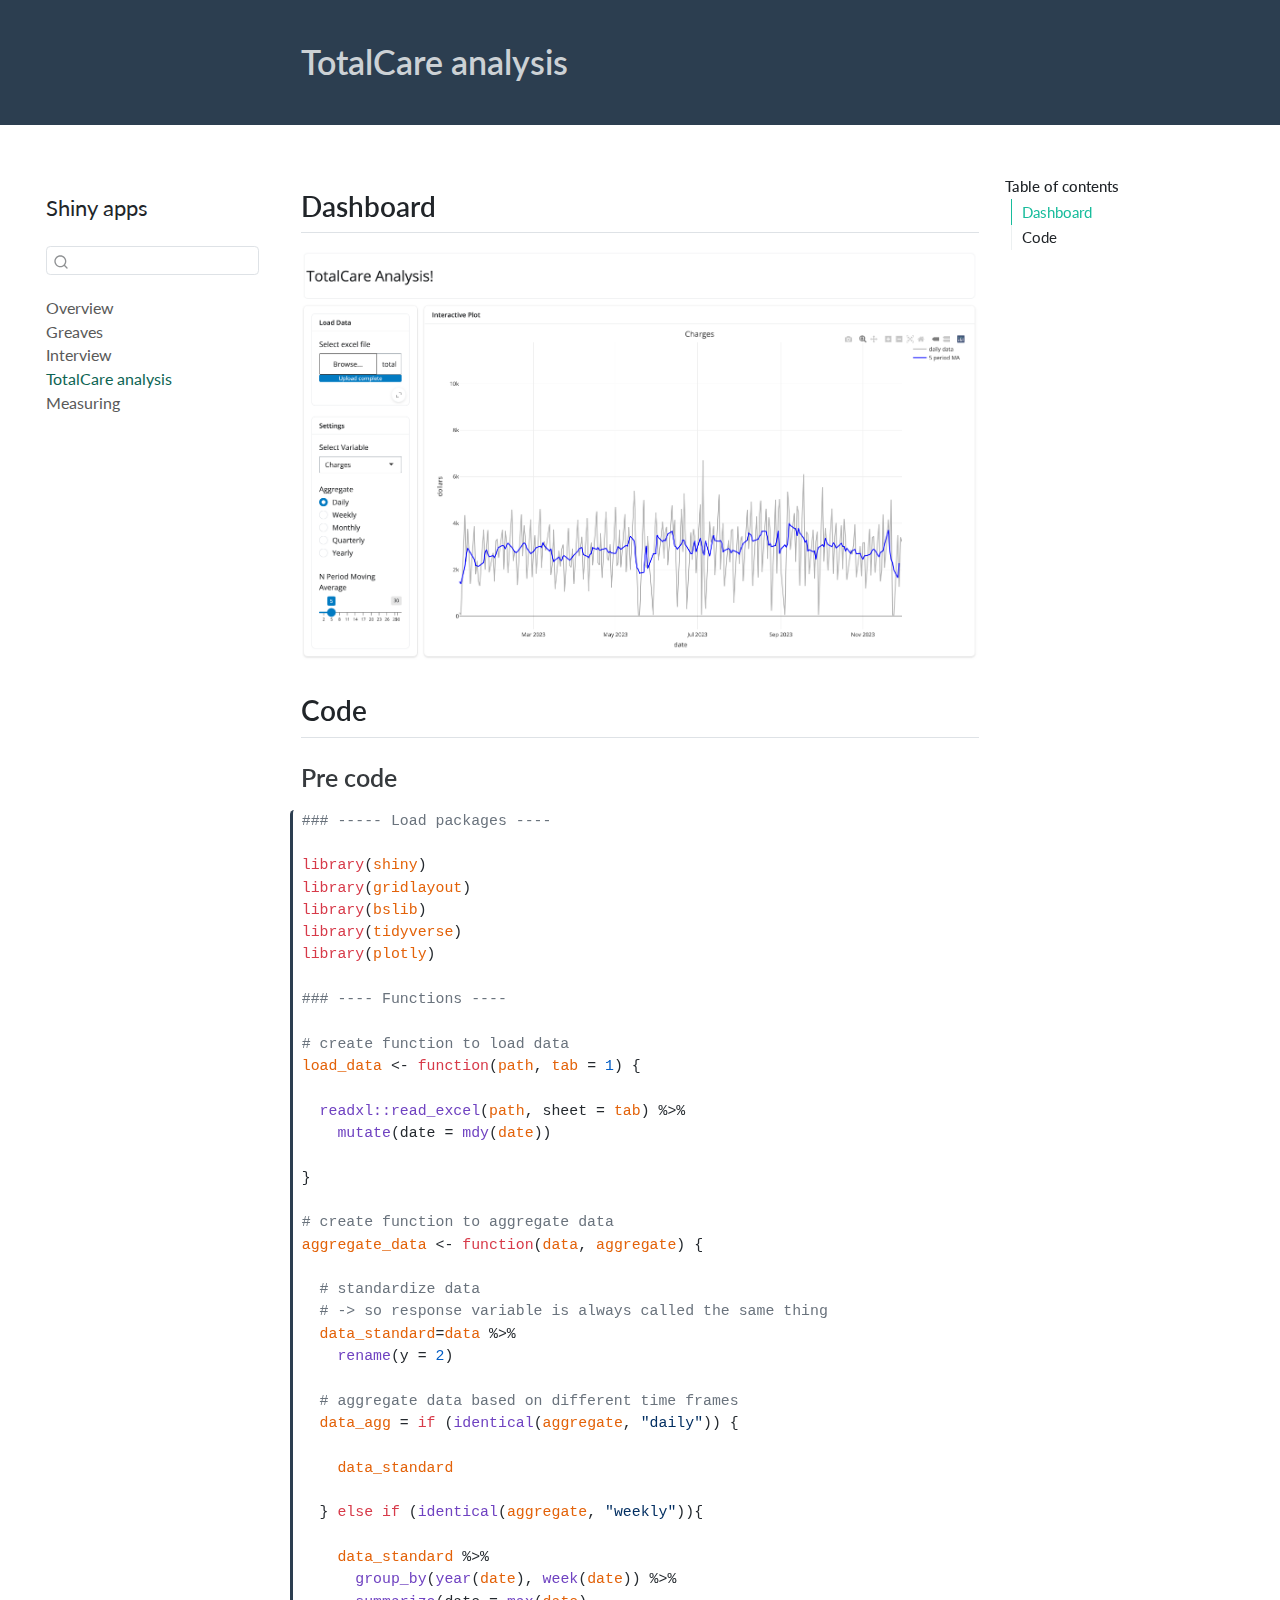
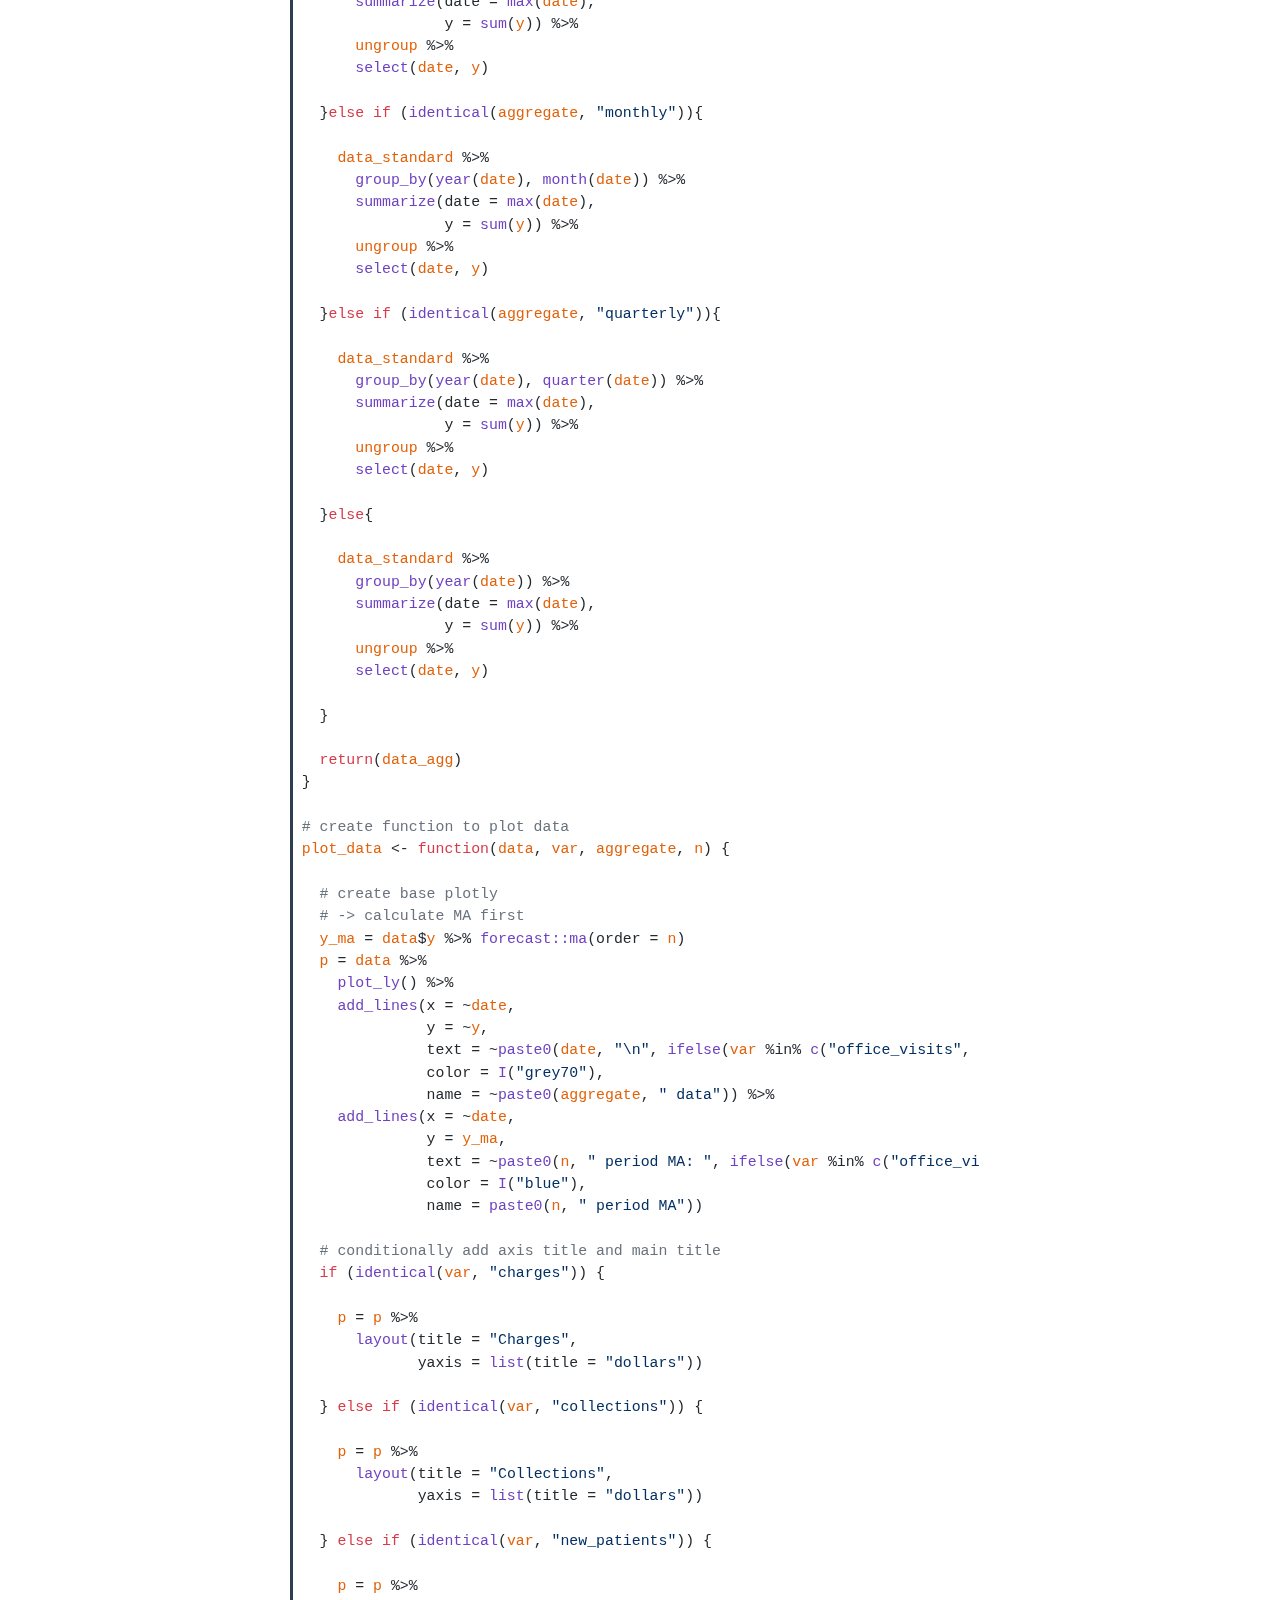
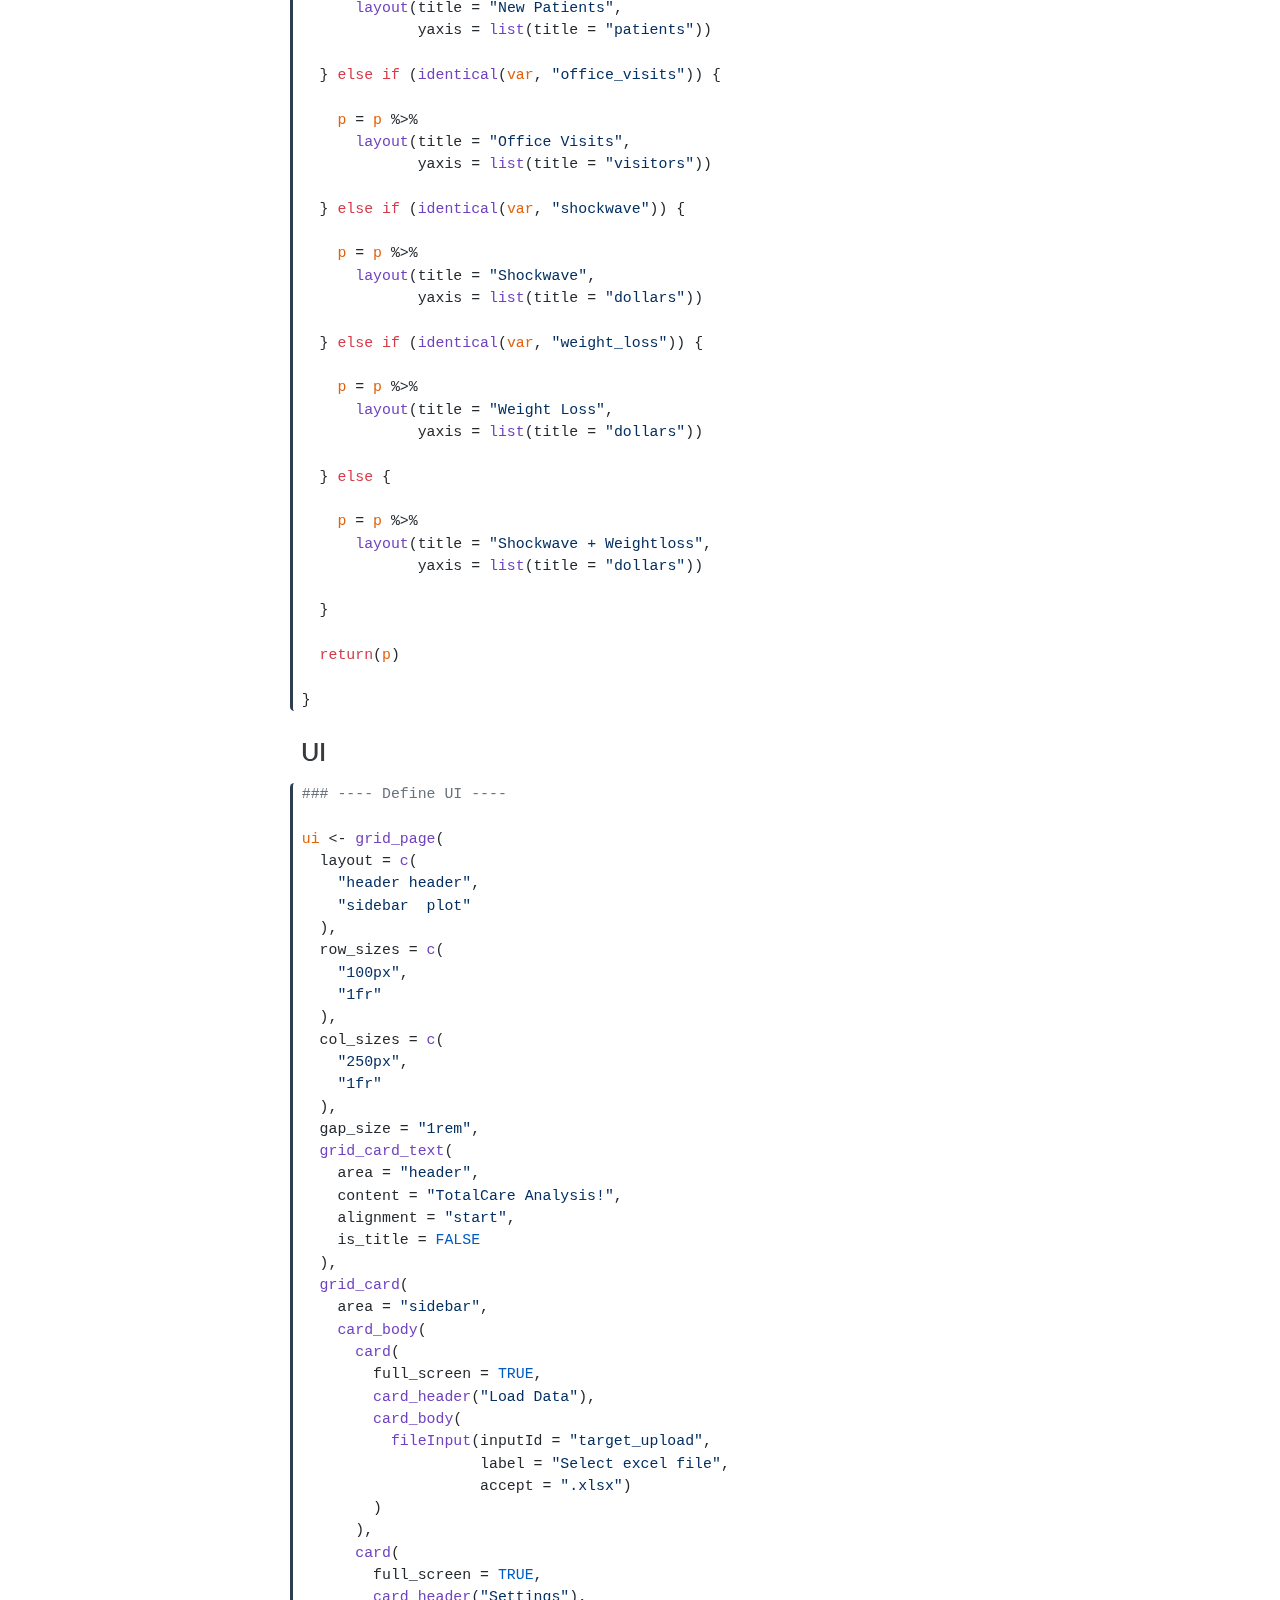
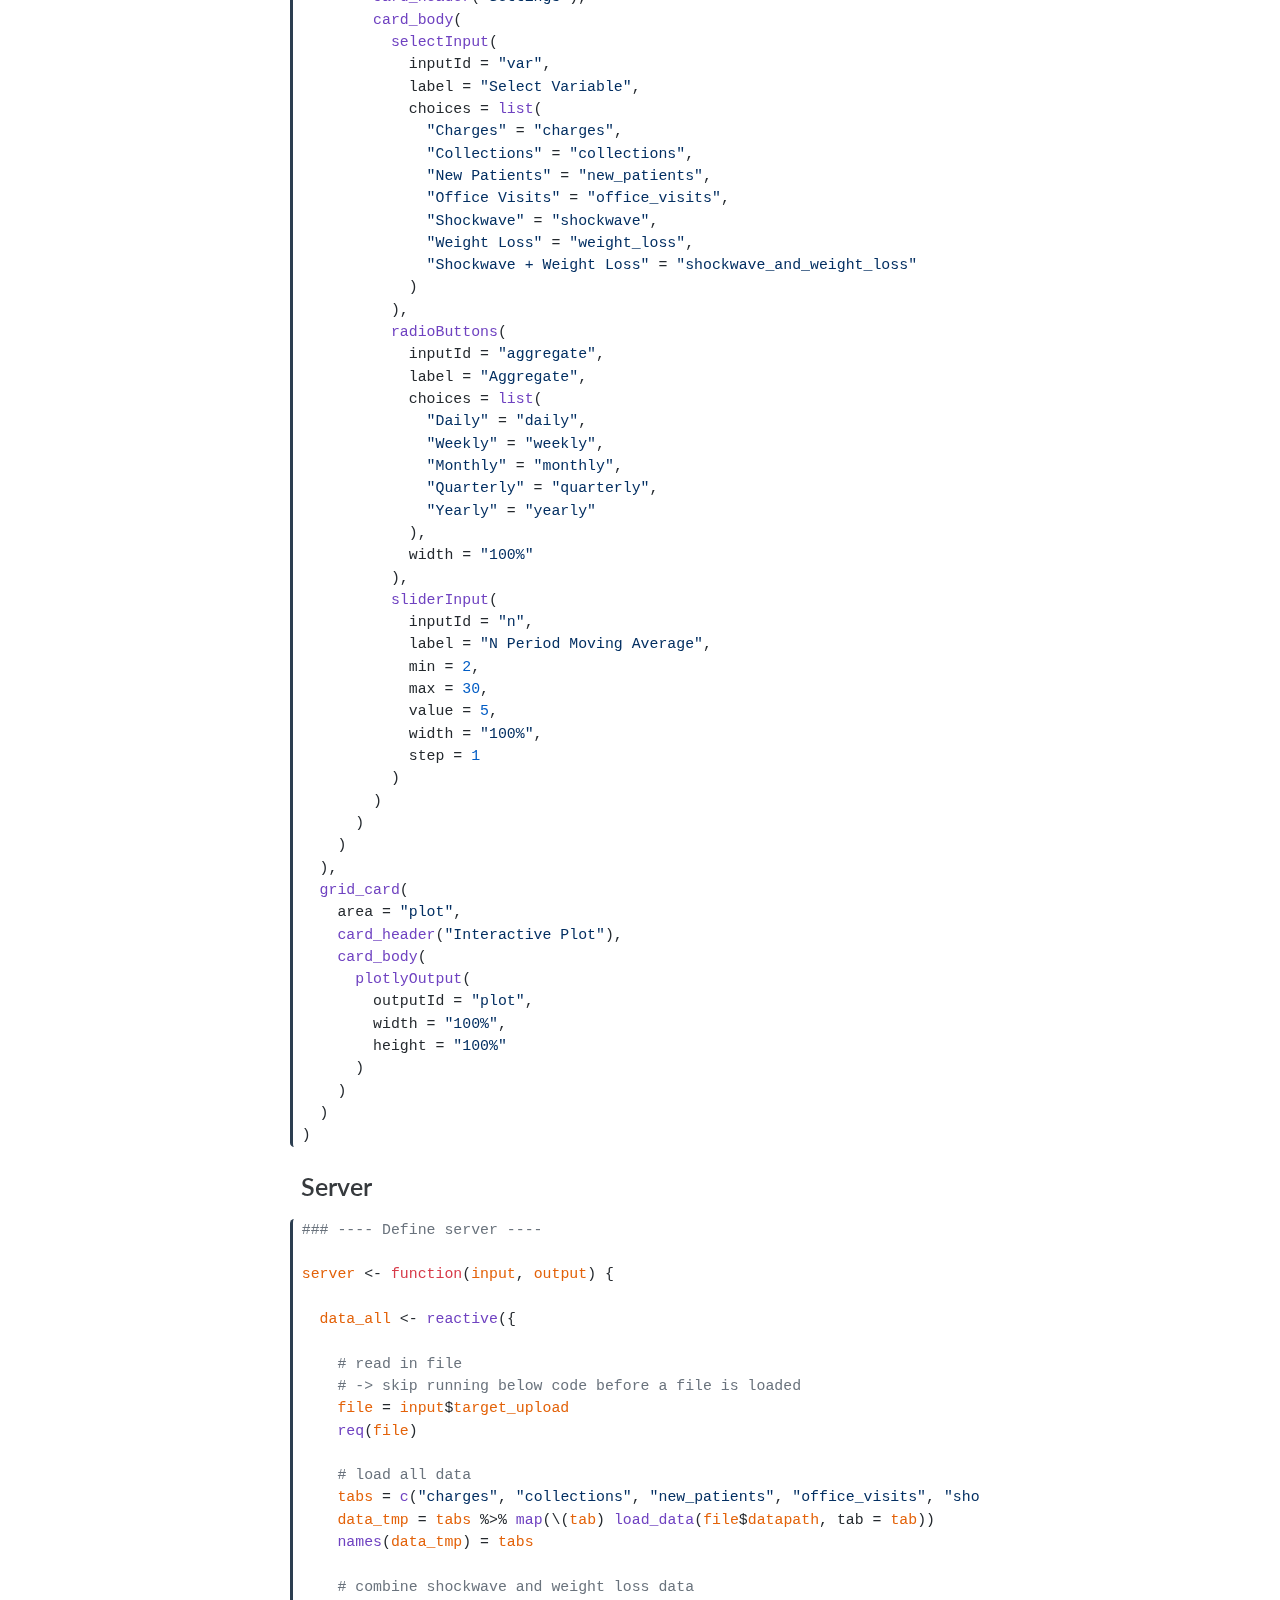
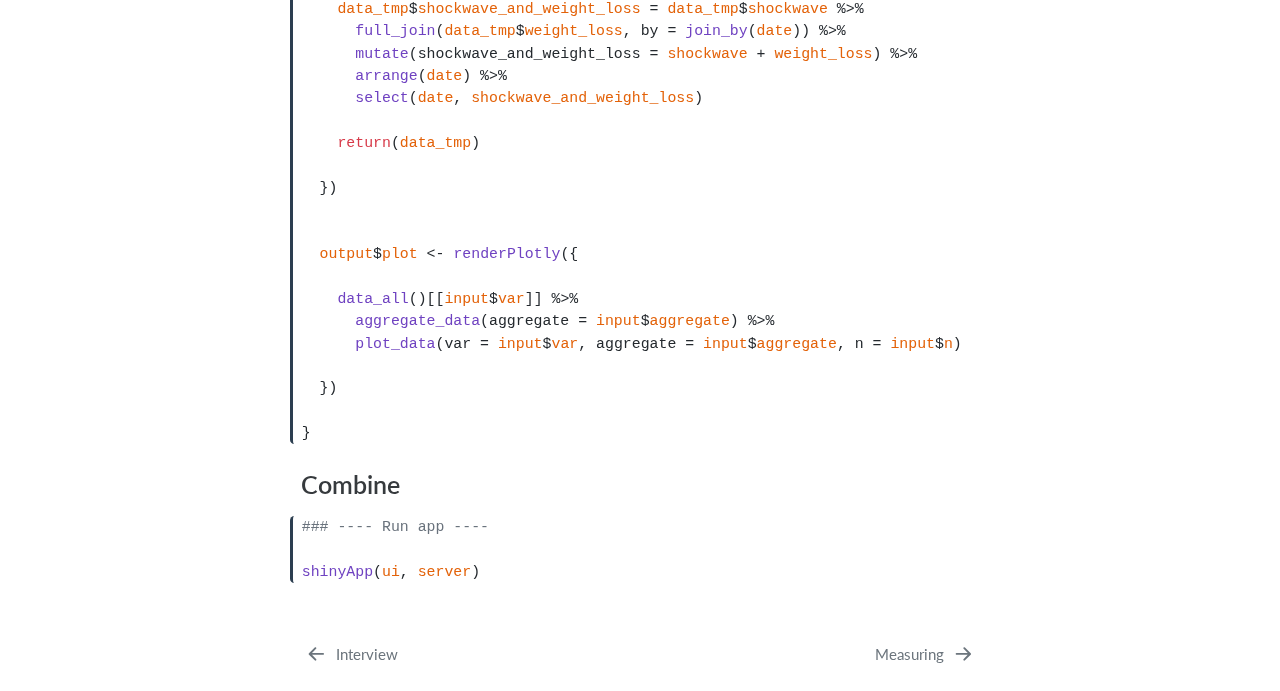
<file: docs/totalcare.html>
<!DOCTYPE html>
<html xmlns="http://www.w3.org/1999/xhtml" lang="en" xml:lang="en"><head>
<meta http-equiv="Content-Type" content="text/html; charset=UTF-8">
<meta charset="utf-8">
<meta name="generator" content="quarto-1.5.56">
<meta name="viewport" content="width=device-width, initial-scale=1.0, user-scalable=yes">
<title>TotalCare analysis – Shiny apps</title>
<style>
code{white-space: pre-wrap;}
span.smallcaps{font-variant: small-caps;}
div.columns{display: flex; gap: min(4vw, 1.5em);}
div.column{flex: auto; overflow-x: auto;}
div.hanging-indent{margin-left: 1.5em; text-indent: -1.5em;}
ul.task-list{list-style: none;}
ul.task-list li input[type="checkbox"] {
  width: 0.8em;
  margin: 0 0.8em 0.2em -1em; /* quarto-specific, see https://github.com/quarto-dev/quarto-cli/issues/4556 */ 
  vertical-align: middle;
}
/* CSS for syntax highlighting */
pre > code.sourceCode { white-space: pre; position: relative; }
pre > code.sourceCode > span { line-height: 1.25; }
pre > code.sourceCode > span:empty { height: 1.2em; }
.sourceCode { overflow: visible; }
code.sourceCode > span { color: inherit; text-decoration: inherit; }
div.sourceCode { margin: 1em 0; }
pre.sourceCode { margin: 0; }
@media screen {
div.sourceCode { overflow: auto; }
}
@media print {
pre > code.sourceCode { white-space: pre-wrap; }
pre > code.sourceCode > span { display: inline-block; text-indent: -5em; padding-left: 5em; }
}
pre.numberSource code
  { counter-reset: source-line 0; }
pre.numberSource code > span
  { position: relative; left: -4em; counter-increment: source-line; }
pre.numberSource code > span > a:first-child::before
  { content: counter(source-line);
    position: relative; left: -1em; text-align: right; vertical-align: baseline;
    border: none; display: inline-block;
    -webkit-touch-callout: none; -webkit-user-select: none;
    -khtml-user-select: none; -moz-user-select: none;
    -ms-user-select: none; user-select: none;
    padding: 0 4px; width: 4em;
  }
pre.numberSource { margin-left: 3em;  padding-left: 4px; }
div.sourceCode
  {   }
@media screen {
pre > code.sourceCode > span > a:first-child::before { text-decoration: underline; }
}
</style>

<script src="site_libs/quarto-nav/quarto-nav.js"></script>
<script src="site_libs/quarto-nav/headroom.min.js"></script>
<script src="site_libs/clipboard/clipboard.min.js"></script>
<script src="site_libs/quarto-search/autocomplete.umd.js"></script>
<script src="site_libs/quarto-search/fuse.min.js"></script>
<script src="site_libs/quarto-search/quarto-search.js"></script>
<meta name="quarto:offset" content="./">
<link href="./measuring.html" rel="next">
<link href="./interview.html" rel="prev">
<script src="site_libs/quarto-html/quarto.js"></script>
<script src="site_libs/quarto-html/popper.min.js"></script>
<script src="site_libs/quarto-html/tippy.umd.min.js"></script>
<script src="site_libs/quarto-html/anchor.min.js"></script>
<link href="site_libs/quarto-html/tippy.css" rel="stylesheet">
<link href="site_libs/quarto-html/quarto-syntax-highlighting.css" rel="stylesheet" id="quarto-text-highlighting-styles">
<script src="site_libs/bootstrap/bootstrap.min.js"></script>
<link href="site_libs/bootstrap/bootstrap-icons.css" rel="stylesheet">
<link href="site_libs/bootstrap/bootstrap.min.css" rel="stylesheet" id="quarto-bootstrap" data-mode="light"><script id="quarto-search-options" type="application/json">{
  "location": "sidebar",
  "copy-button": false,
  "collapse-after": 3,
  "panel-placement": "start",
  "type": "textbox",
  "limit": 50,
  "keyboard-shortcut": [
    "f",
    "/",
    "s"
  ],
  "show-item-context": false,
  "language": {
    "search-no-results-text": "No results",
    "search-matching-documents-text": "matching documents",
    "search-copy-link-title": "Copy link to search",
    "search-hide-matches-text": "Hide additional matches",
    "search-more-match-text": "more match in this document",
    "search-more-matches-text": "more matches in this document",
    "search-clear-button-title": "Clear",
    "search-text-placeholder": "",
    "search-detached-cancel-button-title": "Cancel",
    "search-submit-button-title": "Submit",
    "search-label": "Search"
  }
}</script><link href="site_libs/pagedtable-1.1/css/pagedtable.css" rel="stylesheet">
<script src="site_libs/pagedtable-1.1/js/pagedtable.js"></script>
</head>
<body class="nav-sidebar floating">

<div id="quarto-search-results"></div>
  <header id="quarto-header" class="headroom fixed-top quarto-banner"><nav class="quarto-secondary-nav"><div class="container-fluid d-flex">
      <button type="button" class="quarto-btn-toggle btn" data-bs-toggle="collapse" role="button" data-bs-target=".quarto-sidebar-collapse-item" aria-controls="quarto-sidebar" aria-expanded="false" aria-label="Toggle sidebar navigation" onclick="if (window.quartoToggleHeadroom) { window.quartoToggleHeadroom(); }">
        <i class="bi bi-layout-text-sidebar-reverse"></i>
      </button>
        <nav class="quarto-page-breadcrumbs" aria-label="breadcrumb"><ol class="breadcrumb"><li class="breadcrumb-item"><a href="./totalcare.html">TotalCare analysis</a></li></ol></nav>
        <a class="flex-grow-1" role="navigation" data-bs-toggle="collapse" data-bs-target=".quarto-sidebar-collapse-item" aria-controls="quarto-sidebar" aria-expanded="false" aria-label="Toggle sidebar navigation" onclick="if (window.quartoToggleHeadroom) { window.quartoToggleHeadroom(); }">      
        </a>
      <button type="button" class="btn quarto-search-button" aria-label="Search" onclick="window.quartoOpenSearch();">
        <i class="bi bi-search"></i>
      </button>
    </div>
  </nav></header><!-- content --><header id="title-block-header" class="quarto-title-block default page-columns page-full"><div class="quarto-title-banner page-columns page-full">
    <div class="quarto-title column-body">
      <h1 class="title">TotalCare analysis</h1>
                      </div>
  </div>
    
  
  <div class="quarto-title-meta">

      
    
      
    </div>
    
  
  </header><div id="quarto-content" class="quarto-container page-columns page-rows-contents page-layout-article">
<!-- sidebar -->
  <nav id="quarto-sidebar" class="sidebar collapse collapse-horizontal quarto-sidebar-collapse-item sidebar-navigation floating overflow-auto"><div class="pt-lg-2 mt-2 text-left sidebar-header">
    <div class="sidebar-title mb-0 py-0">
      <a href="./">Shiny apps</a> 
    </div>
      </div>
        <div class="mt-2 flex-shrink-0 align-items-center">
        <div class="sidebar-search">
        <div id="quarto-search" class="" title="Search"></div>
        </div>
        </div>
    <div class="sidebar-menu-container"> 
    <ul class="list-unstyled mt-1">
<li class="sidebar-item">
  <div class="sidebar-item-container"> 
  <a href="./index.html" class="sidebar-item-text sidebar-link">
 <span class="menu-text">Overview</span></a>
  </div>
</li>
        <li class="sidebar-item">
  <div class="sidebar-item-container"> 
  <a href="./greaves.html" class="sidebar-item-text sidebar-link">
 <span class="menu-text">Greaves</span></a>
  </div>
</li>
        <li class="sidebar-item">
  <div class="sidebar-item-container"> 
  <a href="./interview.html" class="sidebar-item-text sidebar-link">
 <span class="menu-text">Interview</span></a>
  </div>
</li>
        <li class="sidebar-item">
  <div class="sidebar-item-container"> 
  <a href="./totalcare.html" class="sidebar-item-text sidebar-link active">
 <span class="menu-text">TotalCare analysis</span></a>
  </div>
</li>
        <li class="sidebar-item">
  <div class="sidebar-item-container"> 
  <a href="./measuring.html" class="sidebar-item-text sidebar-link">
 <span class="menu-text">Measuring</span></a>
  </div>
</li>
    </ul>
</div>
</nav><div id="quarto-sidebar-glass" class="quarto-sidebar-collapse-item" data-bs-toggle="collapse" data-bs-target=".quarto-sidebar-collapse-item"></div>
<!-- margin-sidebar -->
    <div id="quarto-margin-sidebar" class="sidebar margin-sidebar">
        <nav id="TOC" role="doc-toc" class="toc-active"><h2 id="toc-title">Table of contents</h2>
   
  <ul>
<li><a href="#dashboard" id="toc-dashboard" class="nav-link active" data-scroll-target="#dashboard">Dashboard</a></li>
  <li>
<a href="#code" id="toc-code" class="nav-link" data-scroll-target="#code">Code</a>
  <ul class="collapse">
<li><a href="#pre-code" id="toc-pre-code" class="nav-link" data-scroll-target="#pre-code">Pre code</a></li>
  <li><a href="#ui" id="toc-ui" class="nav-link" data-scroll-target="#ui">UI</a></li>
  <li><a href="#server" id="toc-server" class="nav-link" data-scroll-target="#server">Server</a></li>
  <li><a href="#combine" id="toc-combine" class="nav-link" data-scroll-target="#combine">Combine</a></li>
  </ul>
</li>
  </ul></nav>
    </div>
<!-- main -->
<main class="content quarto-banner-title-block" id="quarto-document-content"><section id="dashboard" class="level2"><h2 class="anchored" data-anchor-id="dashboard">Dashboard</h2>
<p><img src="files/totalcare.png" class="img-fluid"></p>
</section><section id="code" class="level2"><h2 class="anchored" data-anchor-id="code">Code</h2>
<section id="pre-code" class="level3"><h3 class="anchored" data-anchor-id="pre-code">Pre code</h3>
<div class="cell">
<div class="sourceCode" id="cb1"><pre class="downlit sourceCode r code-with-copy"><code class="sourceCode R"><span><span class="co">### ----- Load packages ---- </span></span>
<span></span>
<span><span class="kw"><a href="https://rdrr.io/r/base/library.html">library</a></span><span class="op">(</span><span class="va"><a href="https://shiny.posit.co/">shiny</a></span><span class="op">)</span></span>
<span><span class="kw"><a href="https://rdrr.io/r/base/library.html">library</a></span><span class="op">(</span><span class="va">gridlayout</span><span class="op">)</span></span>
<span><span class="kw"><a href="https://rdrr.io/r/base/library.html">library</a></span><span class="op">(</span><span class="va"><a href="https://rstudio.github.io/bslib/">bslib</a></span><span class="op">)</span></span>
<span><span class="kw"><a href="https://rdrr.io/r/base/library.html">library</a></span><span class="op">(</span><span class="va"><a href="https://tidyverse.tidyverse.org">tidyverse</a></span><span class="op">)</span></span>
<span><span class="kw"><a href="https://rdrr.io/r/base/library.html">library</a></span><span class="op">(</span><span class="va"><a href="https://plotly-r.com">plotly</a></span><span class="op">)</span></span>
<span></span>
<span><span class="co">### ---- Functions ---- </span></span>
<span></span>
<span><span class="co"># create function to load data</span></span>
<span><span class="va">load_data</span> <span class="op">&lt;-</span> <span class="kw">function</span><span class="op">(</span><span class="va">path</span>, <span class="va">tab</span> <span class="op">=</span> <span class="fl">1</span><span class="op">)</span> <span class="op">{</span></span>
<span>  </span>
<span>  <span class="fu">readxl</span><span class="fu">::</span><span class="fu"><a href="https://readxl.tidyverse.org/reference/read_excel.html">read_excel</a></span><span class="op">(</span><span class="va">path</span>, sheet <span class="op">=</span> <span class="va">tab</span><span class="op">)</span> <span class="op"><a href="https://magrittr.tidyverse.org/reference/pipe.html">%&gt;%</a></span> </span>
<span>    <span class="fu"><a href="https://dplyr.tidyverse.org/reference/mutate.html">mutate</a></span><span class="op">(</span>date <span class="op">=</span> <span class="fu"><a href="https://lubridate.tidyverse.org/reference/ymd.html">mdy</a></span><span class="op">(</span><span class="va">date</span><span class="op">)</span><span class="op">)</span></span>
<span></span>
<span><span class="op">}</span></span>
<span></span>
<span><span class="co"># create function to aggregate data</span></span>
<span><span class="va">aggregate_data</span> <span class="op">&lt;-</span> <span class="kw">function</span><span class="op">(</span><span class="va">data</span>, <span class="va">aggregate</span><span class="op">)</span> <span class="op">{</span></span>
<span>  </span>
<span>  <span class="co"># standardize data</span></span>
<span>  <span class="co"># -&gt; so response variable is always called the same thing</span></span>
<span>  <span class="va">data_standard</span><span class="op">=</span><span class="va">data</span> <span class="op"><a href="https://magrittr.tidyverse.org/reference/pipe.html">%&gt;%</a></span> </span>
<span>    <span class="fu"><a href="https://dplyr.tidyverse.org/reference/rename.html">rename</a></span><span class="op">(</span>y <span class="op">=</span> <span class="fl">2</span><span class="op">)</span></span>
<span>  </span>
<span>  <span class="co"># aggregate data based on different time frames</span></span>
<span>  <span class="va">data_agg</span> <span class="op">=</span> <span class="kw">if</span> <span class="op">(</span><span class="fu"><a href="https://rdrr.io/r/base/identical.html">identical</a></span><span class="op">(</span><span class="va">aggregate</span>, <span class="st">"daily"</span><span class="op">)</span><span class="op">)</span> <span class="op">{</span></span>
<span>    </span>
<span>    <span class="va">data_standard</span></span>
<span>    </span>
<span>  <span class="op">}</span> <span class="kw">else</span> <span class="kw">if</span> <span class="op">(</span><span class="fu"><a href="https://rdrr.io/r/base/identical.html">identical</a></span><span class="op">(</span><span class="va">aggregate</span>, <span class="st">"weekly"</span><span class="op">)</span><span class="op">)</span><span class="op">{</span></span>
<span>    </span>
<span>    <span class="va">data_standard</span> <span class="op"><a href="https://magrittr.tidyverse.org/reference/pipe.html">%&gt;%</a></span> </span>
<span>      <span class="fu"><a href="https://dplyr.tidyverse.org/reference/group_by.html">group_by</a></span><span class="op">(</span><span class="fu"><a href="https://lubridate.tidyverse.org/reference/year.html">year</a></span><span class="op">(</span><span class="va">date</span><span class="op">)</span>, <span class="fu"><a href="https://lubridate.tidyverse.org/reference/week.html">week</a></span><span class="op">(</span><span class="va">date</span><span class="op">)</span><span class="op">)</span> <span class="op"><a href="https://magrittr.tidyverse.org/reference/pipe.html">%&gt;%</a></span> </span>
<span>      <span class="fu"><a href="https://dplyr.tidyverse.org/reference/summarise.html">summarize</a></span><span class="op">(</span>date <span class="op">=</span> <span class="fu"><a href="https://rdrr.io/r/base/Extremes.html">max</a></span><span class="op">(</span><span class="va">date</span><span class="op">)</span>,</span>
<span>                y <span class="op">=</span> <span class="fu"><a href="https://rdrr.io/r/base/sum.html">sum</a></span><span class="op">(</span><span class="va">y</span><span class="op">)</span><span class="op">)</span> <span class="op"><a href="https://magrittr.tidyverse.org/reference/pipe.html">%&gt;%</a></span> </span>
<span>      <span class="va">ungroup</span> <span class="op"><a href="https://magrittr.tidyverse.org/reference/pipe.html">%&gt;%</a></span> </span>
<span>      <span class="fu"><a href="https://dplyr.tidyverse.org/reference/select.html">select</a></span><span class="op">(</span><span class="va">date</span>, <span class="va">y</span><span class="op">)</span></span>
<span>    </span>
<span>  <span class="op">}</span><span class="kw">else</span> <span class="kw">if</span> <span class="op">(</span><span class="fu"><a href="https://rdrr.io/r/base/identical.html">identical</a></span><span class="op">(</span><span class="va">aggregate</span>, <span class="st">"monthly"</span><span class="op">)</span><span class="op">)</span><span class="op">{</span></span>
<span>    </span>
<span>    <span class="va">data_standard</span> <span class="op"><a href="https://magrittr.tidyverse.org/reference/pipe.html">%&gt;%</a></span> </span>
<span>      <span class="fu"><a href="https://dplyr.tidyverse.org/reference/group_by.html">group_by</a></span><span class="op">(</span><span class="fu"><a href="https://lubridate.tidyverse.org/reference/year.html">year</a></span><span class="op">(</span><span class="va">date</span><span class="op">)</span>, <span class="fu"><a href="https://lubridate.tidyverse.org/reference/month.html">month</a></span><span class="op">(</span><span class="va">date</span><span class="op">)</span><span class="op">)</span> <span class="op"><a href="https://magrittr.tidyverse.org/reference/pipe.html">%&gt;%</a></span> </span>
<span>      <span class="fu"><a href="https://dplyr.tidyverse.org/reference/summarise.html">summarize</a></span><span class="op">(</span>date <span class="op">=</span> <span class="fu"><a href="https://rdrr.io/r/base/Extremes.html">max</a></span><span class="op">(</span><span class="va">date</span><span class="op">)</span>,</span>
<span>                y <span class="op">=</span> <span class="fu"><a href="https://rdrr.io/r/base/sum.html">sum</a></span><span class="op">(</span><span class="va">y</span><span class="op">)</span><span class="op">)</span> <span class="op"><a href="https://magrittr.tidyverse.org/reference/pipe.html">%&gt;%</a></span> </span>
<span>      <span class="va">ungroup</span> <span class="op"><a href="https://magrittr.tidyverse.org/reference/pipe.html">%&gt;%</a></span> </span>
<span>      <span class="fu"><a href="https://dplyr.tidyverse.org/reference/select.html">select</a></span><span class="op">(</span><span class="va">date</span>, <span class="va">y</span><span class="op">)</span></span>
<span>    </span>
<span>  <span class="op">}</span><span class="kw">else</span> <span class="kw">if</span> <span class="op">(</span><span class="fu"><a href="https://rdrr.io/r/base/identical.html">identical</a></span><span class="op">(</span><span class="va">aggregate</span>, <span class="st">"quarterly"</span><span class="op">)</span><span class="op">)</span><span class="op">{</span></span>
<span>    </span>
<span>    <span class="va">data_standard</span> <span class="op"><a href="https://magrittr.tidyverse.org/reference/pipe.html">%&gt;%</a></span> </span>
<span>      <span class="fu"><a href="https://dplyr.tidyverse.org/reference/group_by.html">group_by</a></span><span class="op">(</span><span class="fu"><a href="https://lubridate.tidyverse.org/reference/year.html">year</a></span><span class="op">(</span><span class="va">date</span><span class="op">)</span>, <span class="fu"><a href="https://lubridate.tidyverse.org/reference/quarter.html">quarter</a></span><span class="op">(</span><span class="va">date</span><span class="op">)</span><span class="op">)</span> <span class="op"><a href="https://magrittr.tidyverse.org/reference/pipe.html">%&gt;%</a></span> </span>
<span>      <span class="fu"><a href="https://dplyr.tidyverse.org/reference/summarise.html">summarize</a></span><span class="op">(</span>date <span class="op">=</span> <span class="fu"><a href="https://rdrr.io/r/base/Extremes.html">max</a></span><span class="op">(</span><span class="va">date</span><span class="op">)</span>,</span>
<span>                y <span class="op">=</span> <span class="fu"><a href="https://rdrr.io/r/base/sum.html">sum</a></span><span class="op">(</span><span class="va">y</span><span class="op">)</span><span class="op">)</span> <span class="op"><a href="https://magrittr.tidyverse.org/reference/pipe.html">%&gt;%</a></span> </span>
<span>      <span class="va">ungroup</span> <span class="op"><a href="https://magrittr.tidyverse.org/reference/pipe.html">%&gt;%</a></span> </span>
<span>      <span class="fu"><a href="https://dplyr.tidyverse.org/reference/select.html">select</a></span><span class="op">(</span><span class="va">date</span>, <span class="va">y</span><span class="op">)</span></span>
<span>    </span>
<span>  <span class="op">}</span><span class="kw">else</span><span class="op">{</span></span>
<span>    </span>
<span>    <span class="va">data_standard</span> <span class="op"><a href="https://magrittr.tidyverse.org/reference/pipe.html">%&gt;%</a></span> </span>
<span>      <span class="fu"><a href="https://dplyr.tidyverse.org/reference/group_by.html">group_by</a></span><span class="op">(</span><span class="fu"><a href="https://lubridate.tidyverse.org/reference/year.html">year</a></span><span class="op">(</span><span class="va">date</span><span class="op">)</span><span class="op">)</span> <span class="op"><a href="https://magrittr.tidyverse.org/reference/pipe.html">%&gt;%</a></span> </span>
<span>      <span class="fu"><a href="https://dplyr.tidyverse.org/reference/summarise.html">summarize</a></span><span class="op">(</span>date <span class="op">=</span> <span class="fu"><a href="https://rdrr.io/r/base/Extremes.html">max</a></span><span class="op">(</span><span class="va">date</span><span class="op">)</span>,</span>
<span>                y <span class="op">=</span> <span class="fu"><a href="https://rdrr.io/r/base/sum.html">sum</a></span><span class="op">(</span><span class="va">y</span><span class="op">)</span><span class="op">)</span> <span class="op"><a href="https://magrittr.tidyverse.org/reference/pipe.html">%&gt;%</a></span> </span>
<span>      <span class="va">ungroup</span> <span class="op"><a href="https://magrittr.tidyverse.org/reference/pipe.html">%&gt;%</a></span> </span>
<span>      <span class="fu"><a href="https://dplyr.tidyverse.org/reference/select.html">select</a></span><span class="op">(</span><span class="va">date</span>, <span class="va">y</span><span class="op">)</span></span>
<span>    </span>
<span>  <span class="op">}</span></span>
<span>  </span>
<span>  <span class="kw"><a href="https://rdrr.io/r/base/function.html">return</a></span><span class="op">(</span><span class="va">data_agg</span><span class="op">)</span></span>
<span><span class="op">}</span></span>
<span></span>
<span><span class="co"># create function to plot data</span></span>
<span><span class="va">plot_data</span> <span class="op">&lt;-</span> <span class="kw">function</span><span class="op">(</span><span class="va">data</span>, <span class="va">var</span>, <span class="va">aggregate</span>, <span class="va">n</span><span class="op">)</span> <span class="op">{</span></span>
<span>  </span>
<span>  <span class="co"># create base plotly</span></span>
<span>  <span class="co"># -&gt; calculate MA first</span></span>
<span>  <span class="va">y_ma</span> <span class="op">=</span> <span class="va">data</span><span class="op">$</span><span class="va">y</span> <span class="op"><a href="https://magrittr.tidyverse.org/reference/pipe.html">%&gt;%</a></span> <span class="fu">forecast</span><span class="fu">::</span><span class="fu"><a href="https://pkg.robjhyndman.com/forecast/reference/ma.html">ma</a></span><span class="op">(</span>order <span class="op">=</span> <span class="va">n</span><span class="op">)</span></span>
<span>  <span class="va">p</span> <span class="op">=</span> <span class="va">data</span> <span class="op"><a href="https://magrittr.tidyverse.org/reference/pipe.html">%&gt;%</a></span> </span>
<span>    <span class="fu"><a href="https://rdrr.io/pkg/plotly/man/plot_ly.html">plot_ly</a></span><span class="op">(</span><span class="op">)</span> <span class="op"><a href="https://magrittr.tidyverse.org/reference/pipe.html">%&gt;%</a></span> </span>
<span>    <span class="fu"><a href="https://rdrr.io/pkg/plotly/man/add_trace.html">add_lines</a></span><span class="op">(</span>x <span class="op">=</span> <span class="op">~</span><span class="va">date</span>,</span>
<span>              y <span class="op">=</span> <span class="op">~</span><span class="va">y</span>,</span>
<span>              text <span class="op">=</span> <span class="op">~</span><span class="fu"><a href="https://rdrr.io/r/base/paste.html">paste0</a></span><span class="op">(</span><span class="va">date</span>, <span class="st">"\n"</span>, <span class="fu"><a href="https://rdrr.io/r/base/ifelse.html">ifelse</a></span><span class="op">(</span><span class="va">var</span> <span class="op"><a href="https://rdrr.io/r/base/match.html">%in%</a></span> <span class="fu"><a href="https://rdrr.io/r/base/c.html">c</a></span><span class="op">(</span><span class="st">"office_visits"</span>, <span class="st">"new_patients"</span><span class="op">)</span>, <span class="st">""</span>, <span class="st">"$"</span><span class="op">)</span>, <span class="fu">scales</span><span class="fu">::</span><span class="fu"><a href="https://scales.r-lib.org/reference/comma.html">comma</a></span><span class="op">(</span><span class="va">y</span><span class="op">)</span><span class="op">)</span>, </span>
<span>              color <span class="op">=</span> <span class="fu"><a href="https://rdrr.io/r/base/AsIs.html">I</a></span><span class="op">(</span><span class="st">"grey70"</span><span class="op">)</span>,</span>
<span>              name <span class="op">=</span> <span class="op">~</span><span class="fu"><a href="https://rdrr.io/r/base/paste.html">paste0</a></span><span class="op">(</span><span class="va">aggregate</span>, <span class="st">" data"</span><span class="op">)</span><span class="op">)</span> <span class="op"><a href="https://magrittr.tidyverse.org/reference/pipe.html">%&gt;%</a></span> </span>
<span>    <span class="fu"><a href="https://rdrr.io/pkg/plotly/man/add_trace.html">add_lines</a></span><span class="op">(</span>x <span class="op">=</span> <span class="op">~</span><span class="va">date</span>,</span>
<span>              y <span class="op">=</span> <span class="va">y_ma</span>,</span>
<span>              text <span class="op">=</span> <span class="op">~</span><span class="fu"><a href="https://rdrr.io/r/base/paste.html">paste0</a></span><span class="op">(</span><span class="va">n</span>, <span class="st">" period MA: "</span>, <span class="fu"><a href="https://rdrr.io/r/base/ifelse.html">ifelse</a></span><span class="op">(</span><span class="va">var</span> <span class="op"><a href="https://rdrr.io/r/base/match.html">%in%</a></span> <span class="fu"><a href="https://rdrr.io/r/base/c.html">c</a></span><span class="op">(</span><span class="st">"office_visits"</span>, <span class="st">"new_patients"</span><span class="op">)</span>, <span class="st">""</span>, <span class="st">"$"</span><span class="op">)</span>, <span class="fu">scales</span><span class="fu">::</span><span class="fu"><a href="https://scales.r-lib.org/reference/comma.html">comma</a></span><span class="op">(</span><span class="fu"><a href="https://rdrr.io/r/base/numeric.html">as.numeric</a></span><span class="op">(</span><span class="va">y_ma</span><span class="op">)</span><span class="op">)</span><span class="op">)</span>,</span>
<span>              color <span class="op">=</span> <span class="fu"><a href="https://rdrr.io/r/base/AsIs.html">I</a></span><span class="op">(</span><span class="st">"blue"</span><span class="op">)</span>,</span>
<span>              name <span class="op">=</span> <span class="fu"><a href="https://rdrr.io/r/base/paste.html">paste0</a></span><span class="op">(</span><span class="va">n</span>, <span class="st">" period MA"</span><span class="op">)</span><span class="op">)</span></span>
<span>  </span>
<span>  <span class="co"># conditionally add axis title and main title</span></span>
<span>  <span class="kw">if</span> <span class="op">(</span><span class="fu"><a href="https://rdrr.io/r/base/identical.html">identical</a></span><span class="op">(</span><span class="va">var</span>, <span class="st">"charges"</span><span class="op">)</span><span class="op">)</span> <span class="op">{</span></span>
<span>    </span>
<span>    <span class="va">p</span> <span class="op">=</span> <span class="va">p</span> <span class="op"><a href="https://magrittr.tidyverse.org/reference/pipe.html">%&gt;%</a></span> </span>
<span>      <span class="fu">layout</span><span class="op">(</span>title <span class="op">=</span> <span class="st">"Charges"</span>,</span>
<span>             yaxis <span class="op">=</span> <span class="fu"><a href="https://rdrr.io/r/base/list.html">list</a></span><span class="op">(</span>title <span class="op">=</span> <span class="st">"dollars"</span><span class="op">)</span><span class="op">)</span></span>
<span>    </span>
<span>  <span class="op">}</span> <span class="kw">else</span> <span class="kw">if</span> <span class="op">(</span><span class="fu"><a href="https://rdrr.io/r/base/identical.html">identical</a></span><span class="op">(</span><span class="va">var</span>, <span class="st">"collections"</span><span class="op">)</span><span class="op">)</span> <span class="op">{</span></span>
<span>    </span>
<span>    <span class="va">p</span> <span class="op">=</span> <span class="va">p</span> <span class="op"><a href="https://magrittr.tidyverse.org/reference/pipe.html">%&gt;%</a></span> </span>
<span>      <span class="fu">layout</span><span class="op">(</span>title <span class="op">=</span> <span class="st">"Collections"</span>,</span>
<span>             yaxis <span class="op">=</span> <span class="fu"><a href="https://rdrr.io/r/base/list.html">list</a></span><span class="op">(</span>title <span class="op">=</span> <span class="st">"dollars"</span><span class="op">)</span><span class="op">)</span></span>
<span>    </span>
<span>  <span class="op">}</span> <span class="kw">else</span> <span class="kw">if</span> <span class="op">(</span><span class="fu"><a href="https://rdrr.io/r/base/identical.html">identical</a></span><span class="op">(</span><span class="va">var</span>, <span class="st">"new_patients"</span><span class="op">)</span><span class="op">)</span> <span class="op">{</span></span>
<span>    </span>
<span>    <span class="va">p</span> <span class="op">=</span> <span class="va">p</span> <span class="op"><a href="https://magrittr.tidyverse.org/reference/pipe.html">%&gt;%</a></span> </span>
<span>      <span class="fu">layout</span><span class="op">(</span>title <span class="op">=</span> <span class="st">"New Patients"</span>,</span>
<span>             yaxis <span class="op">=</span> <span class="fu"><a href="https://rdrr.io/r/base/list.html">list</a></span><span class="op">(</span>title <span class="op">=</span> <span class="st">"patients"</span><span class="op">)</span><span class="op">)</span></span>
<span>    </span>
<span>  <span class="op">}</span> <span class="kw">else</span> <span class="kw">if</span> <span class="op">(</span><span class="fu"><a href="https://rdrr.io/r/base/identical.html">identical</a></span><span class="op">(</span><span class="va">var</span>, <span class="st">"office_visits"</span><span class="op">)</span><span class="op">)</span> <span class="op">{</span></span>
<span>    </span>
<span>    <span class="va">p</span> <span class="op">=</span> <span class="va">p</span> <span class="op"><a href="https://magrittr.tidyverse.org/reference/pipe.html">%&gt;%</a></span> </span>
<span>      <span class="fu">layout</span><span class="op">(</span>title <span class="op">=</span> <span class="st">"Office Visits"</span>,</span>
<span>             yaxis <span class="op">=</span> <span class="fu"><a href="https://rdrr.io/r/base/list.html">list</a></span><span class="op">(</span>title <span class="op">=</span> <span class="st">"visitors"</span><span class="op">)</span><span class="op">)</span></span>
<span>    </span>
<span>  <span class="op">}</span> <span class="kw">else</span> <span class="kw">if</span> <span class="op">(</span><span class="fu"><a href="https://rdrr.io/r/base/identical.html">identical</a></span><span class="op">(</span><span class="va">var</span>, <span class="st">"shockwave"</span><span class="op">)</span><span class="op">)</span> <span class="op">{</span></span>
<span>    </span>
<span>    <span class="va">p</span> <span class="op">=</span> <span class="va">p</span> <span class="op"><a href="https://magrittr.tidyverse.org/reference/pipe.html">%&gt;%</a></span> </span>
<span>      <span class="fu">layout</span><span class="op">(</span>title <span class="op">=</span> <span class="st">"Shockwave"</span>,</span>
<span>             yaxis <span class="op">=</span> <span class="fu"><a href="https://rdrr.io/r/base/list.html">list</a></span><span class="op">(</span>title <span class="op">=</span> <span class="st">"dollars"</span><span class="op">)</span><span class="op">)</span></span>
<span>    </span>
<span>  <span class="op">}</span> <span class="kw">else</span> <span class="kw">if</span> <span class="op">(</span><span class="fu"><a href="https://rdrr.io/r/base/identical.html">identical</a></span><span class="op">(</span><span class="va">var</span>, <span class="st">"weight_loss"</span><span class="op">)</span><span class="op">)</span> <span class="op">{</span></span>
<span>    </span>
<span>    <span class="va">p</span> <span class="op">=</span> <span class="va">p</span> <span class="op"><a href="https://magrittr.tidyverse.org/reference/pipe.html">%&gt;%</a></span> </span>
<span>      <span class="fu">layout</span><span class="op">(</span>title <span class="op">=</span> <span class="st">"Weight Loss"</span>,</span>
<span>             yaxis <span class="op">=</span> <span class="fu"><a href="https://rdrr.io/r/base/list.html">list</a></span><span class="op">(</span>title <span class="op">=</span> <span class="st">"dollars"</span><span class="op">)</span><span class="op">)</span></span>
<span>    </span>
<span>  <span class="op">}</span> <span class="kw">else</span> <span class="op">{</span></span>
<span>    </span>
<span>    <span class="va">p</span> <span class="op">=</span> <span class="va">p</span> <span class="op"><a href="https://magrittr.tidyverse.org/reference/pipe.html">%&gt;%</a></span> </span>
<span>      <span class="fu">layout</span><span class="op">(</span>title <span class="op">=</span> <span class="st">"Shockwave + Weightloss"</span>,</span>
<span>             yaxis <span class="op">=</span> <span class="fu"><a href="https://rdrr.io/r/base/list.html">list</a></span><span class="op">(</span>title <span class="op">=</span> <span class="st">"dollars"</span><span class="op">)</span><span class="op">)</span></span>
<span>    </span>
<span>  <span class="op">}</span></span>
<span>  </span>
<span>  <span class="kw"><a href="https://rdrr.io/r/base/function.html">return</a></span><span class="op">(</span><span class="va">p</span><span class="op">)</span></span>
<span>  </span>
<span><span class="op">}</span></span></code><button title="Copy to Clipboard" class="code-copy-button"><i class="bi"></i></button></pre></div>
</div>
</section><section id="ui" class="level3"><h3 class="anchored" data-anchor-id="ui">UI</h3>
<div class="cell">
<div class="sourceCode" id="cb2"><pre class="downlit sourceCode r code-with-copy"><code class="sourceCode R"><span><span class="co">### ---- Define UI ---- </span></span>
<span></span>
<span><span class="va">ui</span> <span class="op">&lt;-</span> <span class="fu"><a href="https://rdrr.io/pkg/gridlayout/man/grid_page.html">grid_page</a></span><span class="op">(</span></span>
<span>  layout <span class="op">=</span> <span class="fu"><a href="https://rdrr.io/r/base/c.html">c</a></span><span class="op">(</span></span>
<span>    <span class="st">"header header"</span>,</span>
<span>    <span class="st">"sidebar  plot"</span></span>
<span>  <span class="op">)</span>,</span>
<span>  row_sizes <span class="op">=</span> <span class="fu"><a href="https://rdrr.io/r/base/c.html">c</a></span><span class="op">(</span></span>
<span>    <span class="st">"100px"</span>,</span>
<span>    <span class="st">"1fr"</span></span>
<span>  <span class="op">)</span>,</span>
<span>  col_sizes <span class="op">=</span> <span class="fu"><a href="https://rdrr.io/r/base/c.html">c</a></span><span class="op">(</span></span>
<span>    <span class="st">"250px"</span>,</span>
<span>    <span class="st">"1fr"</span></span>
<span>  <span class="op">)</span>,</span>
<span>  gap_size <span class="op">=</span> <span class="st">"1rem"</span>,</span>
<span>  <span class="fu"><a href="https://rdrr.io/pkg/gridlayout/man/grid_card_text.html">grid_card_text</a></span><span class="op">(</span></span>
<span>    area <span class="op">=</span> <span class="st">"header"</span>,</span>
<span>    content <span class="op">=</span> <span class="st">"TotalCare Analysis!"</span>,</span>
<span>    alignment <span class="op">=</span> <span class="st">"start"</span>,</span>
<span>    is_title <span class="op">=</span> <span class="cn">FALSE</span></span>
<span>  <span class="op">)</span>,</span>
<span>  <span class="fu"><a href="https://rdrr.io/pkg/gridlayout/man/grid_card.html">grid_card</a></span><span class="op">(</span></span>
<span>    area <span class="op">=</span> <span class="st">"sidebar"</span>,</span>
<span>    <span class="fu"><a href="https://rstudio.github.io/bslib/reference/card_body.html">card_body</a></span><span class="op">(</span></span>
<span>      <span class="fu"><a href="https://rstudio.github.io/bslib/reference/card.html">card</a></span><span class="op">(</span></span>
<span>        full_screen <span class="op">=</span> <span class="cn">TRUE</span>,</span>
<span>        <span class="fu"><a href="https://rstudio.github.io/bslib/reference/card_body.html">card_header</a></span><span class="op">(</span><span class="st">"Load Data"</span><span class="op">)</span>,</span>
<span>        <span class="fu"><a href="https://rstudio.github.io/bslib/reference/card_body.html">card_body</a></span><span class="op">(</span></span>
<span>          <span class="fu"><a href="https://rdrr.io/pkg/shiny/man/fileInput.html">fileInput</a></span><span class="op">(</span>inputId <span class="op">=</span> <span class="st">"target_upload"</span>,</span>
<span>                    label <span class="op">=</span> <span class="st">"Select excel file"</span>,</span>
<span>                    accept <span class="op">=</span> <span class="st">".xlsx"</span><span class="op">)</span></span>
<span>        <span class="op">)</span></span>
<span>      <span class="op">)</span>,</span>
<span>      <span class="fu"><a href="https://rstudio.github.io/bslib/reference/card.html">card</a></span><span class="op">(</span></span>
<span>        full_screen <span class="op">=</span> <span class="cn">TRUE</span>,</span>
<span>        <span class="fu"><a href="https://rstudio.github.io/bslib/reference/card_body.html">card_header</a></span><span class="op">(</span><span class="st">"Settings"</span><span class="op">)</span>,</span>
<span>        <span class="fu"><a href="https://rstudio.github.io/bslib/reference/card_body.html">card_body</a></span><span class="op">(</span></span>
<span>          <span class="fu"><a href="https://rdrr.io/pkg/shiny/man/selectInput.html">selectInput</a></span><span class="op">(</span></span>
<span>            inputId <span class="op">=</span> <span class="st">"var"</span>,</span>
<span>            label <span class="op">=</span> <span class="st">"Select Variable"</span>,</span>
<span>            choices <span class="op">=</span> <span class="fu"><a href="https://rdrr.io/r/base/list.html">list</a></span><span class="op">(</span></span>
<span>              <span class="st">"Charges"</span> <span class="op">=</span> <span class="st">"charges"</span>,</span>
<span>              <span class="st">"Collections"</span> <span class="op">=</span> <span class="st">"collections"</span>,</span>
<span>              <span class="st">"New Patients"</span> <span class="op">=</span> <span class="st">"new_patients"</span>,</span>
<span>              <span class="st">"Office Visits"</span> <span class="op">=</span> <span class="st">"office_visits"</span>,</span>
<span>              <span class="st">"Shockwave"</span> <span class="op">=</span> <span class="st">"shockwave"</span>,</span>
<span>              <span class="st">"Weight Loss"</span> <span class="op">=</span> <span class="st">"weight_loss"</span>,</span>
<span>              <span class="st">"Shockwave + Weight Loss"</span> <span class="op">=</span> <span class="st">"shockwave_and_weight_loss"</span></span>
<span>            <span class="op">)</span></span>
<span>          <span class="op">)</span>,</span>
<span>          <span class="fu"><a href="https://rdrr.io/pkg/shiny/man/radioButtons.html">radioButtons</a></span><span class="op">(</span></span>
<span>            inputId <span class="op">=</span> <span class="st">"aggregate"</span>,</span>
<span>            label <span class="op">=</span> <span class="st">"Aggregate"</span>,</span>
<span>            choices <span class="op">=</span> <span class="fu"><a href="https://rdrr.io/r/base/list.html">list</a></span><span class="op">(</span></span>
<span>              <span class="st">"Daily"</span> <span class="op">=</span> <span class="st">"daily"</span>,</span>
<span>              <span class="st">"Weekly"</span> <span class="op">=</span> <span class="st">"weekly"</span>,</span>
<span>              <span class="st">"Monthly"</span> <span class="op">=</span> <span class="st">"monthly"</span>,</span>
<span>              <span class="st">"Quarterly"</span> <span class="op">=</span> <span class="st">"quarterly"</span>,</span>
<span>              <span class="st">"Yearly"</span> <span class="op">=</span> <span class="st">"yearly"</span></span>
<span>            <span class="op">)</span>,</span>
<span>            width <span class="op">=</span> <span class="st">"100%"</span></span>
<span>          <span class="op">)</span>,</span>
<span>          <span class="fu"><a href="https://rdrr.io/pkg/shiny/man/sliderInput.html">sliderInput</a></span><span class="op">(</span></span>
<span>            inputId <span class="op">=</span> <span class="st">"n"</span>,</span>
<span>            label <span class="op">=</span> <span class="st">"N Period Moving Average"</span>,</span>
<span>            min <span class="op">=</span> <span class="fl">2</span>,</span>
<span>            max <span class="op">=</span> <span class="fl">30</span>,</span>
<span>            value <span class="op">=</span> <span class="fl">5</span>,</span>
<span>            width <span class="op">=</span> <span class="st">"100%"</span>,</span>
<span>            step <span class="op">=</span> <span class="fl">1</span></span>
<span>          <span class="op">)</span></span>
<span>        <span class="op">)</span></span>
<span>      <span class="op">)</span></span>
<span>    <span class="op">)</span></span>
<span>  <span class="op">)</span>,</span>
<span>  <span class="fu"><a href="https://rdrr.io/pkg/gridlayout/man/grid_card.html">grid_card</a></span><span class="op">(</span></span>
<span>    area <span class="op">=</span> <span class="st">"plot"</span>,</span>
<span>    <span class="fu"><a href="https://rstudio.github.io/bslib/reference/card_body.html">card_header</a></span><span class="op">(</span><span class="st">"Interactive Plot"</span><span class="op">)</span>,</span>
<span>    <span class="fu"><a href="https://rstudio.github.io/bslib/reference/card_body.html">card_body</a></span><span class="op">(</span></span>
<span>      <span class="fu"><a href="https://rdrr.io/pkg/plotly/man/plotly-shiny.html">plotlyOutput</a></span><span class="op">(</span></span>
<span>        outputId <span class="op">=</span> <span class="st">"plot"</span>,</span>
<span>        width <span class="op">=</span> <span class="st">"100%"</span>,</span>
<span>        height <span class="op">=</span> <span class="st">"100%"</span></span>
<span>      <span class="op">)</span></span>
<span>    <span class="op">)</span></span>
<span>  <span class="op">)</span></span>
<span><span class="op">)</span></span></code><button title="Copy to Clipboard" class="code-copy-button"><i class="bi"></i></button></pre></div>
</div>
</section><section id="server" class="level3"><h3 class="anchored" data-anchor-id="server">Server</h3>
<div class="cell">
<div class="sourceCode" id="cb3"><pre class="downlit sourceCode r code-with-copy"><code class="sourceCode R"><span><span class="co">### ---- Define server ---- </span></span>
<span></span>
<span><span class="va">server</span> <span class="op">&lt;-</span> <span class="kw">function</span><span class="op">(</span><span class="va">input</span>, <span class="va">output</span><span class="op">)</span> <span class="op">{</span></span>
<span>  </span>
<span>  <span class="va">data_all</span> <span class="op">&lt;-</span> <span class="fu"><a href="https://rdrr.io/pkg/shiny/man/reactive.html">reactive</a></span><span class="op">(</span><span class="op">{</span></span>
<span>    </span>
<span>    <span class="co"># read in file</span></span>
<span>    <span class="co"># -&gt; skip running below code before a file is loaded</span></span>
<span>    <span class="va">file</span> <span class="op">=</span> <span class="va">input</span><span class="op">$</span><span class="va">target_upload</span></span>
<span>    <span class="fu"><a href="https://rdrr.io/pkg/shiny/man/req.html">req</a></span><span class="op">(</span><span class="va">file</span><span class="op">)</span></span>
<span>    </span>
<span>    <span class="co"># load all data</span></span>
<span>    <span class="va">tabs</span> <span class="op">=</span> <span class="fu"><a href="https://rdrr.io/r/base/c.html">c</a></span><span class="op">(</span><span class="st">"charges"</span>, <span class="st">"collections"</span>, <span class="st">"new_patients"</span>, <span class="st">"office_visits"</span>, <span class="st">"shockwave"</span>, <span class="st">"weight_loss"</span><span class="op">)</span></span>
<span>    <span class="va">data_tmp</span> <span class="op">=</span> <span class="va">tabs</span> <span class="op"><a href="https://magrittr.tidyverse.org/reference/pipe.html">%&gt;%</a></span> <span class="fu"><a href="https://purrr.tidyverse.org/reference/map.html">map</a></span><span class="op">(</span>\<span class="op">(</span><span class="va">tab</span><span class="op">)</span> <span class="fu">load_data</span><span class="op">(</span><span class="va">file</span><span class="op">$</span><span class="va">datapath</span>, tab <span class="op">=</span> <span class="va">tab</span><span class="op">)</span><span class="op">)</span></span>
<span>    <span class="fu"><a href="https://rdrr.io/r/base/names.html">names</a></span><span class="op">(</span><span class="va">data_tmp</span><span class="op">)</span> <span class="op">=</span> <span class="va">tabs</span></span>
<span>    </span>
<span>    <span class="co"># combine shockwave and weight loss data</span></span>
<span>    <span class="va">data_tmp</span><span class="op">$</span><span class="va">shockwave_and_weight_loss</span> <span class="op">=</span> <span class="va">data_tmp</span><span class="op">$</span><span class="va">shockwave</span> <span class="op"><a href="https://magrittr.tidyverse.org/reference/pipe.html">%&gt;%</a></span></span>
<span>      <span class="fu"><a href="https://dplyr.tidyverse.org/reference/mutate-joins.html">full_join</a></span><span class="op">(</span><span class="va">data_tmp</span><span class="op">$</span><span class="va">weight_loss</span>, by <span class="op">=</span> <span class="fu"><a href="https://dplyr.tidyverse.org/reference/join_by.html">join_by</a></span><span class="op">(</span><span class="va">date</span><span class="op">)</span><span class="op">)</span> <span class="op"><a href="https://magrittr.tidyverse.org/reference/pipe.html">%&gt;%</a></span></span>
<span>      <span class="fu"><a href="https://dplyr.tidyverse.org/reference/mutate.html">mutate</a></span><span class="op">(</span>shockwave_and_weight_loss <span class="op">=</span> <span class="va">shockwave</span> <span class="op">+</span> <span class="va">weight_loss</span><span class="op">)</span> <span class="op"><a href="https://magrittr.tidyverse.org/reference/pipe.html">%&gt;%</a></span></span>
<span>      <span class="fu"><a href="https://dplyr.tidyverse.org/reference/arrange.html">arrange</a></span><span class="op">(</span><span class="va">date</span><span class="op">)</span> <span class="op"><a href="https://magrittr.tidyverse.org/reference/pipe.html">%&gt;%</a></span></span>
<span>      <span class="fu"><a href="https://dplyr.tidyverse.org/reference/select.html">select</a></span><span class="op">(</span><span class="va">date</span>, <span class="va">shockwave_and_weight_loss</span><span class="op">)</span></span>
<span>    </span>
<span>    <span class="kw"><a href="https://rdrr.io/r/base/function.html">return</a></span><span class="op">(</span><span class="va">data_tmp</span><span class="op">)</span></span>
<span>    </span>
<span>  <span class="op">}</span><span class="op">)</span></span>
<span>  </span>
<span>  </span>
<span>  <span class="va">output</span><span class="op">$</span><span class="va">plot</span> <span class="op">&lt;-</span> <span class="fu"><a href="https://rdrr.io/pkg/plotly/man/plotly-shiny.html">renderPlotly</a></span><span class="op">(</span><span class="op">{</span></span>
<span>  </span>
<span>    <span class="fu">data_all</span><span class="op">(</span><span class="op">)</span><span class="op">[[</span><span class="va">input</span><span class="op">$</span><span class="va">var</span><span class="op">]</span><span class="op">]</span> <span class="op"><a href="https://magrittr.tidyverse.org/reference/pipe.html">%&gt;%</a></span></span>
<span>      <span class="fu">aggregate_data</span><span class="op">(</span>aggregate <span class="op">=</span> <span class="va">input</span><span class="op">$</span><span class="va">aggregate</span><span class="op">)</span> <span class="op"><a href="https://magrittr.tidyverse.org/reference/pipe.html">%&gt;%</a></span></span>
<span>      <span class="fu">plot_data</span><span class="op">(</span>var <span class="op">=</span> <span class="va">input</span><span class="op">$</span><span class="va">var</span>, aggregate <span class="op">=</span> <span class="va">input</span><span class="op">$</span><span class="va">aggregate</span>, n <span class="op">=</span> <span class="va">input</span><span class="op">$</span><span class="va">n</span><span class="op">)</span></span>
<span>    </span>
<span>  <span class="op">}</span><span class="op">)</span></span>
<span></span>
<span><span class="op">}</span></span></code><button title="Copy to Clipboard" class="code-copy-button"><i class="bi"></i></button></pre></div>
</div>
</section><section id="combine" class="level3"><h3 class="anchored" data-anchor-id="combine">Combine</h3>
<div class="cell">
<div class="sourceCode" id="cb4"><pre class="downlit sourceCode r code-with-copy"><code class="sourceCode R"><span><span class="co">### ---- Run app ---- </span></span>
<span></span>
<span><span class="fu"><a href="https://rdrr.io/pkg/shiny/man/shinyApp.html">shinyApp</a></span><span class="op">(</span><span class="va">ui</span>, <span class="va">server</span><span class="op">)</span></span></code><button title="Copy to Clipboard" class="code-copy-button"><i class="bi"></i></button></pre></div>
</div>


</section></section></main><!-- /main --><script id="quarto-html-after-body" type="application/javascript">
window.document.addEventListener("DOMContentLoaded", function (event) {
  const toggleBodyColorMode = (bsSheetEl) => {
    const mode = bsSheetEl.getAttribute("data-mode");
    const bodyEl = window.document.querySelector("body");
    if (mode === "dark") {
      bodyEl.classList.add("quarto-dark");
      bodyEl.classList.remove("quarto-light");
    } else {
      bodyEl.classList.add("quarto-light");
      bodyEl.classList.remove("quarto-dark");
    }
  }
  const toggleBodyColorPrimary = () => {
    const bsSheetEl = window.document.querySelector("link#quarto-bootstrap");
    if (bsSheetEl) {
      toggleBodyColorMode(bsSheetEl);
    }
  }
  toggleBodyColorPrimary();  
  const icon = "";
  const anchorJS = new window.AnchorJS();
  anchorJS.options = {
    placement: 'right',
    icon: icon
  };
  anchorJS.add('.anchored');
  const isCodeAnnotation = (el) => {
    for (const clz of el.classList) {
      if (clz.startsWith('code-annotation-')) {                     
        return true;
      }
    }
    return false;
  }
  const onCopySuccess = function(e) {
    // button target
    const button = e.trigger;
    // don't keep focus
    button.blur();
    // flash "checked"
    button.classList.add('code-copy-button-checked');
    var currentTitle = button.getAttribute("title");
    button.setAttribute("title", "Copied!");
    let tooltip;
    if (window.bootstrap) {
      button.setAttribute("data-bs-toggle", "tooltip");
      button.setAttribute("data-bs-placement", "left");
      button.setAttribute("data-bs-title", "Copied!");
      tooltip = new bootstrap.Tooltip(button, 
        { trigger: "manual", 
          customClass: "code-copy-button-tooltip",
          offset: [0, -8]});
      tooltip.show();    
    }
    setTimeout(function() {
      if (tooltip) {
        tooltip.hide();
        button.removeAttribute("data-bs-title");
        button.removeAttribute("data-bs-toggle");
        button.removeAttribute("data-bs-placement");
      }
      button.setAttribute("title", currentTitle);
      button.classList.remove('code-copy-button-checked');
    }, 1000);
    // clear code selection
    e.clearSelection();
  }
  const getTextToCopy = function(trigger) {
      const codeEl = trigger.previousElementSibling.cloneNode(true);
      for (const childEl of codeEl.children) {
        if (isCodeAnnotation(childEl)) {
          childEl.remove();
        }
      }
      return codeEl.innerText;
  }
  const clipboard = new window.ClipboardJS('.code-copy-button:not([data-in-quarto-modal])', {
    text: getTextToCopy
  });
  clipboard.on('success', onCopySuccess);
  if (window.document.getElementById('quarto-embedded-source-code-modal')) {
    // For code content inside modals, clipBoardJS needs to be initialized with a container option
    // TODO: Check when it could be a function (https://github.com/zenorocha/clipboard.js/issues/860)
    const clipboardModal = new window.ClipboardJS('.code-copy-button[data-in-quarto-modal]', {
      text: getTextToCopy,
      container: window.document.getElementById('quarto-embedded-source-code-modal')
    });
    clipboardModal.on('success', onCopySuccess);
  }
    var localhostRegex = new RegExp(/^(?:http|https):\/\/localhost\:?[0-9]*\//);
    var mailtoRegex = new RegExp(/^mailto:/);
      var filterRegex = new RegExp('/' + window.location.host + '/');
    var isInternal = (href) => {
        return filterRegex.test(href) || localhostRegex.test(href) || mailtoRegex.test(href);
    }
    // Inspect non-navigation links and adorn them if external
 	var links = window.document.querySelectorAll('a[href]:not(.nav-link):not(.navbar-brand):not(.toc-action):not(.sidebar-link):not(.sidebar-item-toggle):not(.pagination-link):not(.no-external):not([aria-hidden]):not(.dropdown-item):not(.quarto-navigation-tool):not(.about-link)');
    for (var i=0; i<links.length; i++) {
      const link = links[i];
      if (!isInternal(link.href)) {
        // undo the damage that might have been done by quarto-nav.js in the case of
        // links that we want to consider external
        if (link.dataset.originalHref !== undefined) {
          link.href = link.dataset.originalHref;
        }
      }
    }
  function tippyHover(el, contentFn, onTriggerFn, onUntriggerFn) {
    const config = {
      allowHTML: true,
      maxWidth: 500,
      delay: 100,
      arrow: false,
      appendTo: function(el) {
          return el.parentElement;
      },
      interactive: true,
      interactiveBorder: 10,
      theme: 'quarto',
      placement: 'bottom-start',
    };
    if (contentFn) {
      config.content = contentFn;
    }
    if (onTriggerFn) {
      config.onTrigger = onTriggerFn;
    }
    if (onUntriggerFn) {
      config.onUntrigger = onUntriggerFn;
    }
    window.tippy(el, config); 
  }
  const noterefs = window.document.querySelectorAll('a[role="doc-noteref"]');
  for (var i=0; i<noterefs.length; i++) {
    const ref = noterefs[i];
    tippyHover(ref, function() {
      // use id or data attribute instead here
      let href = ref.getAttribute('data-footnote-href') || ref.getAttribute('href');
      try { href = new URL(href).hash; } catch {}
      const id = href.replace(/^#\/?/, "");
      const note = window.document.getElementById(id);
      if (note) {
        return note.innerHTML;
      } else {
        return "";
      }
    });
  }
  const xrefs = window.document.querySelectorAll('a.quarto-xref');
  const processXRef = (id, note) => {
    // Strip column container classes
    const stripColumnClz = (el) => {
      el.classList.remove("page-full", "page-columns");
      if (el.children) {
        for (const child of el.children) {
          stripColumnClz(child);
        }
      }
    }
    stripColumnClz(note)
    if (id === null || id.startsWith('sec-')) {
      // Special case sections, only their first couple elements
      const container = document.createElement("div");
      if (note.children && note.children.length > 2) {
        container.appendChild(note.children[0].cloneNode(true));
        for (let i = 1; i < note.children.length; i++) {
          const child = note.children[i];
          if (child.tagName === "P" && child.innerText === "") {
            continue;
          } else {
            container.appendChild(child.cloneNode(true));
            break;
          }
        }
        if (window.Quarto?.typesetMath) {
          window.Quarto.typesetMath(container);
        }
        return container.innerHTML
      } else {
        if (window.Quarto?.typesetMath) {
          window.Quarto.typesetMath(note);
        }
        return note.innerHTML;
      }
    } else {
      // Remove any anchor links if they are present
      const anchorLink = note.querySelector('a.anchorjs-link');
      if (anchorLink) {
        anchorLink.remove();
      }
      if (window.Quarto?.typesetMath) {
        window.Quarto.typesetMath(note);
      }
      // TODO in 1.5, we should make sure this works without a callout special case
      if (note.classList.contains("callout")) {
        return note.outerHTML;
      } else {
        return note.innerHTML;
      }
    }
  }
  for (var i=0; i<xrefs.length; i++) {
    const xref = xrefs[i];
    tippyHover(xref, undefined, function(instance) {
      instance.disable();
      let url = xref.getAttribute('href');
      let hash = undefined; 
      if (url.startsWith('#')) {
        hash = url;
      } else {
        try { hash = new URL(url).hash; } catch {}
      }
      if (hash) {
        const id = hash.replace(/^#\/?/, "");
        const note = window.document.getElementById(id);
        if (note !== null) {
          try {
            const html = processXRef(id, note.cloneNode(true));
            instance.setContent(html);
          } finally {
            instance.enable();
            instance.show();
          }
        } else {
          // See if we can fetch this
          fetch(url.split('#')[0])
          .then(res => res.text())
          .then(html => {
            const parser = new DOMParser();
            const htmlDoc = parser.parseFromString(html, "text/html");
            const note = htmlDoc.getElementById(id);
            if (note !== null) {
              const html = processXRef(id, note);
              instance.setContent(html);
            } 
          }).finally(() => {
            instance.enable();
            instance.show();
          });
        }
      } else {
        // See if we can fetch a full url (with no hash to target)
        // This is a special case and we should probably do some content thinning / targeting
        fetch(url)
        .then(res => res.text())
        .then(html => {
          const parser = new DOMParser();
          const htmlDoc = parser.parseFromString(html, "text/html");
          const note = htmlDoc.querySelector('main.content');
          if (note !== null) {
            // This should only happen for chapter cross references
            // (since there is no id in the URL)
            // remove the first header
            if (note.children.length > 0 && note.children[0].tagName === "HEADER") {
              note.children[0].remove();
            }
            const html = processXRef(null, note);
            instance.setContent(html);
          } 
        }).finally(() => {
          instance.enable();
          instance.show();
        });
      }
    }, function(instance) {
    });
  }
      let selectedAnnoteEl;
      const selectorForAnnotation = ( cell, annotation) => {
        let cellAttr = 'data-code-cell="' + cell + '"';
        let lineAttr = 'data-code-annotation="' +  annotation + '"';
        const selector = 'span[' + cellAttr + '][' + lineAttr + ']';
        return selector;
      }
      const selectCodeLines = (annoteEl) => {
        const doc = window.document;
        const targetCell = annoteEl.getAttribute("data-target-cell");
        const targetAnnotation = annoteEl.getAttribute("data-target-annotation");
        const annoteSpan = window.document.querySelector(selectorForAnnotation(targetCell, targetAnnotation));
        const lines = annoteSpan.getAttribute("data-code-lines").split(",");
        const lineIds = lines.map((line) => {
          return targetCell + "-" + line;
        })
        let top = null;
        let height = null;
        let parent = null;
        if (lineIds.length > 0) {
            //compute the position of the single el (top and bottom and make a div)
            const el = window.document.getElementById(lineIds[0]);
            top = el.offsetTop;
            height = el.offsetHeight;
            parent = el.parentElement.parentElement;
          if (lineIds.length > 1) {
            const lastEl = window.document.getElementById(lineIds[lineIds.length - 1]);
            const bottom = lastEl.offsetTop + lastEl.offsetHeight;
            height = bottom - top;
          }
          if (top !== null && height !== null && parent !== null) {
            // cook up a div (if necessary) and position it 
            let div = window.document.getElementById("code-annotation-line-highlight");
            if (div === null) {
              div = window.document.createElement("div");
              div.setAttribute("id", "code-annotation-line-highlight");
              div.style.position = 'absolute';
              parent.appendChild(div);
            }
            div.style.top = top - 2 + "px";
            div.style.height = height + 4 + "px";
            div.style.left = 0;
            let gutterDiv = window.document.getElementById("code-annotation-line-highlight-gutter");
            if (gutterDiv === null) {
              gutterDiv = window.document.createElement("div");
              gutterDiv.setAttribute("id", "code-annotation-line-highlight-gutter");
              gutterDiv.style.position = 'absolute';
              const codeCell = window.document.getElementById(targetCell);
              const gutter = codeCell.querySelector('.code-annotation-gutter');
              gutter.appendChild(gutterDiv);
            }
            gutterDiv.style.top = top - 2 + "px";
            gutterDiv.style.height = height + 4 + "px";
          }
          selectedAnnoteEl = annoteEl;
        }
      };
      const unselectCodeLines = () => {
        const elementsIds = ["code-annotation-line-highlight", "code-annotation-line-highlight-gutter"];
        elementsIds.forEach((elId) => {
          const div = window.document.getElementById(elId);
          if (div) {
            div.remove();
          }
        });
        selectedAnnoteEl = undefined;
      };
        // Handle positioning of the toggle
    window.addEventListener(
      "resize",
      throttle(() => {
        elRect = undefined;
        if (selectedAnnoteEl) {
          selectCodeLines(selectedAnnoteEl);
        }
      }, 10)
    );
    function throttle(fn, ms) {
    let throttle = false;
    let timer;
      return (...args) => {
        if(!throttle) { // first call gets through
            fn.apply(this, args);
            throttle = true;
        } else { // all the others get throttled
            if(timer) clearTimeout(timer); // cancel #2
            timer = setTimeout(() => {
              fn.apply(this, args);
              timer = throttle = false;
            }, ms);
        }
      };
    }
      // Attach click handler to the DT
      const annoteDls = window.document.querySelectorAll('dt[data-target-cell]');
      for (const annoteDlNode of annoteDls) {
        annoteDlNode.addEventListener('click', (event) => {
          const clickedEl = event.target;
          if (clickedEl !== selectedAnnoteEl) {
            unselectCodeLines();
            const activeEl = window.document.querySelector('dt[data-target-cell].code-annotation-active');
            if (activeEl) {
              activeEl.classList.remove('code-annotation-active');
            }
            selectCodeLines(clickedEl);
            clickedEl.classList.add('code-annotation-active');
          } else {
            // Unselect the line
            unselectCodeLines();
            clickedEl.classList.remove('code-annotation-active');
          }
        });
      }
  const findCites = (el) => {
    const parentEl = el.parentElement;
    if (parentEl) {
      const cites = parentEl.dataset.cites;
      if (cites) {
        return {
          el,
          cites: cites.split(' ')
        };
      } else {
        return findCites(el.parentElement)
      }
    } else {
      return undefined;
    }
  };
  var bibliorefs = window.document.querySelectorAll('a[role="doc-biblioref"]');
  for (var i=0; i<bibliorefs.length; i++) {
    const ref = bibliorefs[i];
    const citeInfo = findCites(ref);
    if (citeInfo) {
      tippyHover(citeInfo.el, function() {
        var popup = window.document.createElement('div');
        citeInfo.cites.forEach(function(cite) {
          var citeDiv = window.document.createElement('div');
          citeDiv.classList.add('hanging-indent');
          citeDiv.classList.add('csl-entry');
          var biblioDiv = window.document.getElementById('ref-' + cite);
          if (biblioDiv) {
            citeDiv.innerHTML = biblioDiv.innerHTML;
          }
          popup.appendChild(citeDiv);
        });
        return popup.innerHTML;
      });
    }
  }
});
</script><nav class="page-navigation"><div class="nav-page nav-page-previous">
      <a href="./interview.html" class="pagination-link" aria-label="Interview">
        <i class="bi bi-arrow-left-short"></i> <span class="nav-page-text">Interview</span>
      </a>          
  </div>
  <div class="nav-page nav-page-next">
      <a href="./measuring.html" class="pagination-link" aria-label="Measuring">
        <span class="nav-page-text">Measuring</span> <i class="bi bi-arrow-right-short"></i>
      </a>
  </div>
</nav>
</div> <!-- /content -->



</body></html>
</file>
<file: docs/site_libs/quarto-html/tippy.css>
.tippy-box[data-animation=fade][data-state=hidden]{opacity:0}[data-tippy-root]{max-width:calc(100vw - 10px)}.tippy-box{position:relative;background-color:#333;color:#fff;border-radius:4px;font-size:14px;line-height:1.4;white-space:normal;outline:0;transition-property:transform,visibility,opacity}.tippy-box[data-placement^=top]>.tippy-arrow{bottom:0}.tippy-box[data-placement^=top]>.tippy-arrow:before{bottom:-7px;left:0;border-width:8px 8px 0;border-top-color:initial;transform-origin:center top}.tippy-box[data-placement^=bottom]>.tippy-arrow{top:0}.tippy-box[data-placement^=bottom]>.tippy-arrow:before{top:-7px;left:0;border-width:0 8px 8px;border-bottom-color:initial;transform-origin:center bottom}.tippy-box[data-placement^=left]>.tippy-arrow{right:0}.tippy-box[data-placement^=left]>.tippy-arrow:before{border-width:8px 0 8px 8px;border-left-color:initial;right:-7px;transform-origin:center left}.tippy-box[data-placement^=right]>.tippy-arrow{left:0}.tippy-box[data-placement^=right]>.tippy-arrow:before{left:-7px;border-width:8px 8px 8px 0;border-right-color:initial;transform-origin:center right}.tippy-box[data-inertia][data-state=visible]{transition-timing-function:cubic-bezier(.54,1.5,.38,1.11)}.tippy-arrow{width:16px;height:16px;color:#333}.tippy-arrow:before{content:"";position:absolute;border-color:transparent;border-style:solid}.tippy-content{position:relative;padding:5px 9px;z-index:1}
</file>
<file: docs/site_libs/quarto-html/quarto-syntax-highlighting.css>
/* quarto syntax highlight colors */
:root {
  --quarto-hl-al-color: #ff5555;
  --quarto-hl-an-color: #6a737d;
  --quarto-hl-at-color: #d73a49;
  --quarto-hl-bn-color: #005cc5;
  --quarto-hl-bu-color: #d73a49;
  --quarto-hl-ch-color: #032f62;
  --quarto-hl-co-color: #6a737d;
  --quarto-hl-cv-color: #6a737d;
  --quarto-hl-cn-color: #005cc5;
  --quarto-hl-cf-color: #d73a49;
  --quarto-hl-dt-color: #d73a49;
  --quarto-hl-dv-color: #005cc5;
  --quarto-hl-do-color: #6a737d;
  --quarto-hl-er-color: #ff5555;
  --quarto-hl-ex-color: #d73a49;
  --quarto-hl-fl-color: #005cc5;
  --quarto-hl-fu-color: #6f42c1;
  --quarto-hl-im-color: #032f62;
  --quarto-hl-in-color: #6a737d;
  --quarto-hl-kw-color: #d73a49;
  --quarto-hl-op-color: #24292e;
  --quarto-hl-pp-color: #d73a49;
  --quarto-hl-re-color: #6a737d;
  --quarto-hl-sc-color: #005cc5;
  --quarto-hl-ss-color: #032f62;
  --quarto-hl-st-color: #032f62;
  --quarto-hl-va-color: #e36209;
  --quarto-hl-vs-color: #032f62;
  --quarto-hl-wa-color: #ff5555;
}

/* other quarto variables */
:root {
  --quarto-font-monospace: SFMono-Regular, Menlo, Monaco, Consolas, "Liberation Mono", "Courier New", monospace;
}

code span.al {
  font-weight: bold;
  color: #ff5555;
}

code span.an {
  color: #6a737d;
}

code span.at {
  color: #d73a49;
}

code span.bn {
  color: #005cc5;
}

code span.bu {
  color: #d73a49;
}

code span.ch {
  color: #032f62;
}

code span.co {
  color: #6a737d;
}

code span.cv {
  color: #6a737d;
}

code span.cn {
  color: #005cc5;
}

code span.cf {
  color: #d73a49;
}

code span.dt {
  color: #d73a49;
}

code span.dv {
  color: #005cc5;
}

code span.do {
  color: #6a737d;
}

code span.er {
  color: #ff5555;
  text-decoration: underline;
}

code span.ex {
  font-weight: bold;
  color: #d73a49;
}

code span.fl {
  color: #005cc5;
}

code span.fu {
  color: #6f42c1;
}

code span.im {
  color: #032f62;
}

code span.in {
  color: #6a737d;
}

code span.kw {
  color: #d73a49;
}

pre > code.sourceCode > span {
  color: #24292e;
}

code span {
  color: #24292e;
}

code.sourceCode > span {
  color: #24292e;
}

div.sourceCode,
div.sourceCode pre.sourceCode {
  color: #24292e;
}

code span.op {
  color: #24292e;
}

code span.pp {
  color: #d73a49;
}

code span.re {
  color: #6a737d;
}

code span.sc {
  color: #005cc5;
}

code span.ss {
  color: #032f62;
}

code span.st {
  color: #032f62;
}

code span.va {
  color: #e36209;
}

code span.vs {
  color: #032f62;
}

code span.wa {
  color: #ff5555;
}

.prevent-inlining {
  content: "</";
}

/*# sourceMappingURL=debc5d5d77c3f9108843748ff7464032.css.map */
</file>
<file: docs/site_libs/pagedtable-1.1/css/pagedtable.css>
.pagedtable {
  overflow: auto;
  padding-left: 8px;
  padding-right: 8px;
}

.pagedtable-wrapper {
  border: 1px solid #ccc;
  border-radius: 4px;
  margin-bottom: 10px;
}

.pagedtable table {
  width: 100%;
  max-width: 100%;
  margin: 0;
}

.pagedtable th {
  padding: 0 5px 0 5px;
  border: none;
  border-bottom: 2px solid #dddddd;

  min-width: 45px;
}

.pagedtable-empty th {
  display: none;
}

.pagedtable td {
  padding: 0 4px 0 4px;
}

.pagedtable .even {
  background-color: rgba(140, 140, 140, 0.1);
}

.pagedtable-padding-col {
  display: none;
}

.pagedtable a {
  -webkit-touch-callout: none;
  -webkit-user-select: none;
  -khtml-user-select: none;
  -moz-user-select: none;
  -ms-user-select: none;
  user-select: none;
}

.pagedtable-index-nav {
  cursor: pointer;
  padding: 0 5px 0 5px;
  float: right;
  border: 0;
}

.pagedtable-index-nav-disabled {
  cursor: default;
  text-decoration: none;
  color: #999;
}

a.pagedtable-index-nav-disabled:hover {
  text-decoration: none;
  color: #999;
}

.pagedtable-indexes {
  cursor: pointer;
  float: right;
  border: 0;
}

.pagedtable-index-current {
  cursor: default;
  text-decoration: none;
  font-weight: bold;
  color: #333;
  border: 0;
}

a.pagedtable-index-current:hover {
  text-decoration: none;
  font-weight: bold;
  color: #333;
}

.pagedtable-index {
  width: 30px;
  display: inline-block;
  text-align: center;
  border: 0;
}

.pagedtable-index-separator-left {
  display: inline-block;
  color: #333;
  font-size: 9px;
  padding: 0 0 0 0;
  cursor: default;
}

.pagedtable-index-separator-right {
  display: inline-block;
  color: #333;
  font-size: 9px;
  padding: 0 4px 0 0;
  cursor: default;
}

.pagedtable-footer {
  padding-top: 4px;
  padding-bottom: 5px;
}

.pagedtable-not-empty .pagedtable-footer {
  border-top: 2px solid #dddddd;
}

.pagedtable-info {
  overflow: hidden;
  color: #999;
  white-space: nowrap;
  text-overflow: ellipsis;
}

.pagedtable-header-name {
  overflow: hidden;
  text-overflow: ellipsis;
}

.pagedtable-header-type {
  color: #999;
  font-weight: 400;
}

.pagedtable-na-cell {
  font-style: italic;
  opacity: 0.3;
}
</file>
